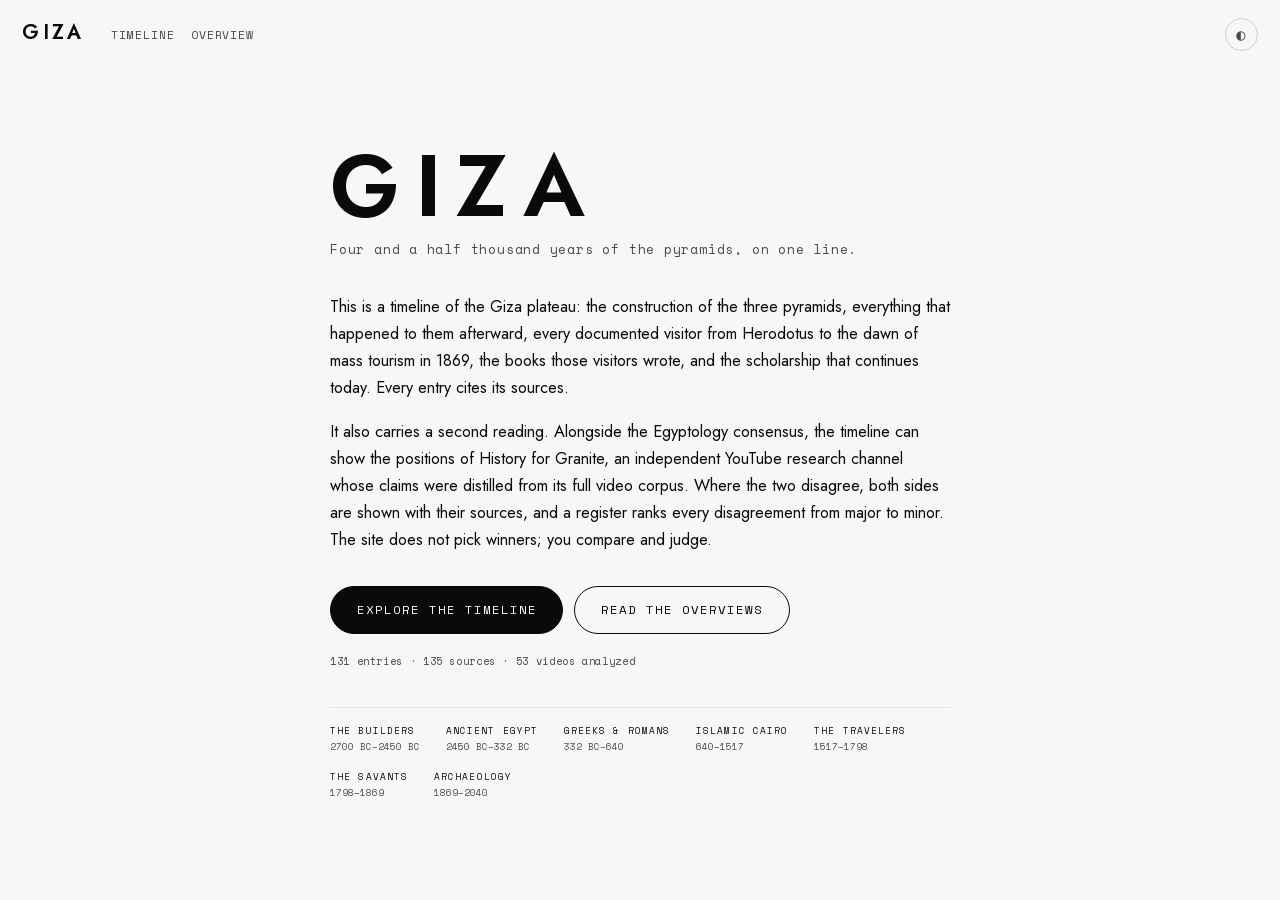
<file: giza/index.html>
<!doctype html>
<html lang="en">
  <head>
    <meta charset="UTF-8" />
    <meta name="viewport" content="width=device-width, initial-scale=1.0" />
    <title>Giza · A timeline of the pyramids</title>
    <meta
      name="description"
      content="An interactive timeline of the Giza pyramids: construction, later history, every documented visitor before mass tourism, and the scholarship since."
    />
    <link
      rel="icon"
      href="data:image/svg+xml,%3Csvg xmlns='http://www.w3.org/2000/svg' viewBox='0 0 100 100'%3E%3Cpolygon points='50,10 96,90 4,90' fill='%230a0a0a'/%3E%3C/svg%3E"
    />
    <!-- Fonts are self-hosted (same files as the main site) so first paint isn't held on them. -->
    <link
      rel="preload"
      href="/giza/fonts/Jost-VF-latin.woff2"
      as="font"
      type="font/woff2"
      crossorigin
    />
    <link
      rel="preload"
      href="/giza/fonts/SpaceMono-400-latin.woff2"
      as="font"
      type="font/woff2"
      crossorigin
    />
    <script>
      // Apply the saved (or system) theme before first paint to avoid a flash.
      try {
        var t = localStorage.getItem("giza-theme");
        if (!t) t = matchMedia("(prefers-color-scheme: dark)").matches ? "dark" : "light";
        if (t === "dark") document.documentElement.setAttribute("data-theme", "dark");
      } catch (e) {}
    </script>
    <script type="module" crossorigin src="/giza/assets/index-DBJsNsMF.js"></script>
    <link rel="stylesheet" crossorigin href="/giza/assets/index-je7rbXuZ.css">
  </head>
  <body>
    <div id="root"></div>
  </body>
</html>
</file>
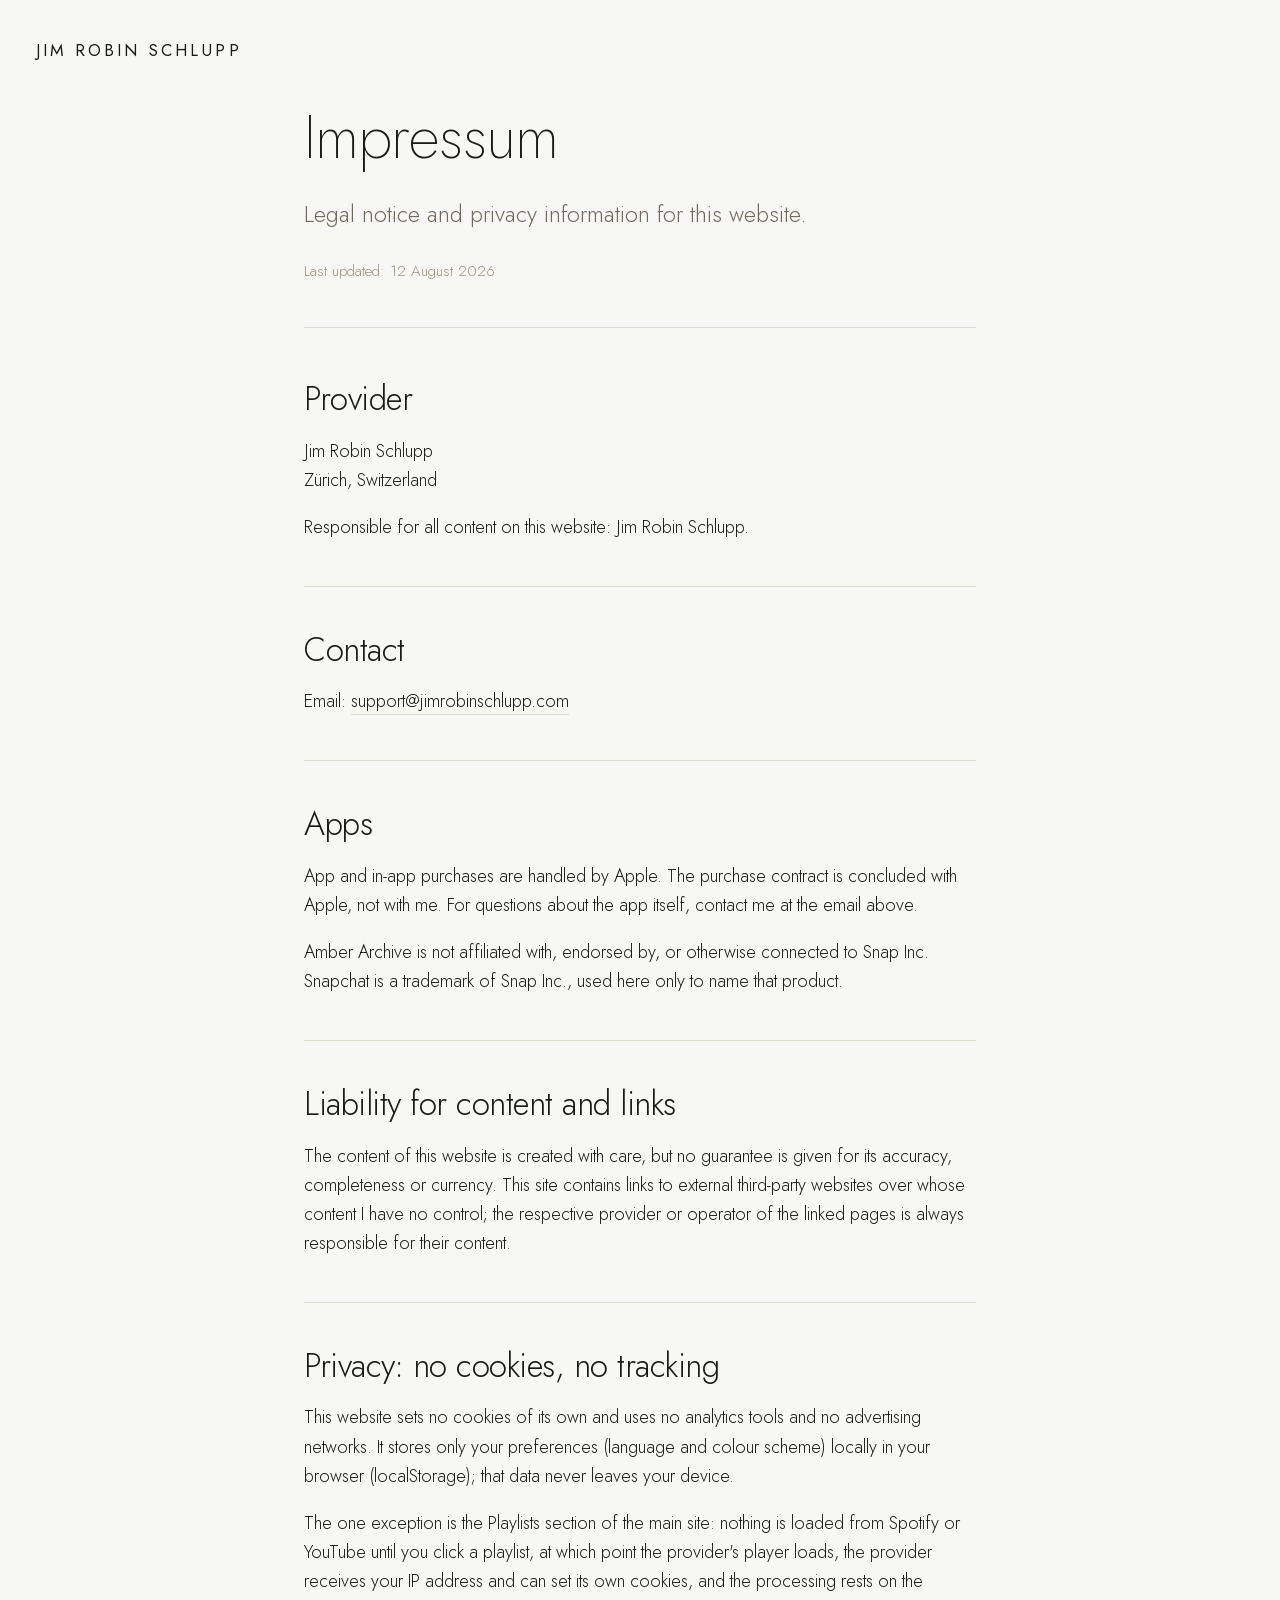
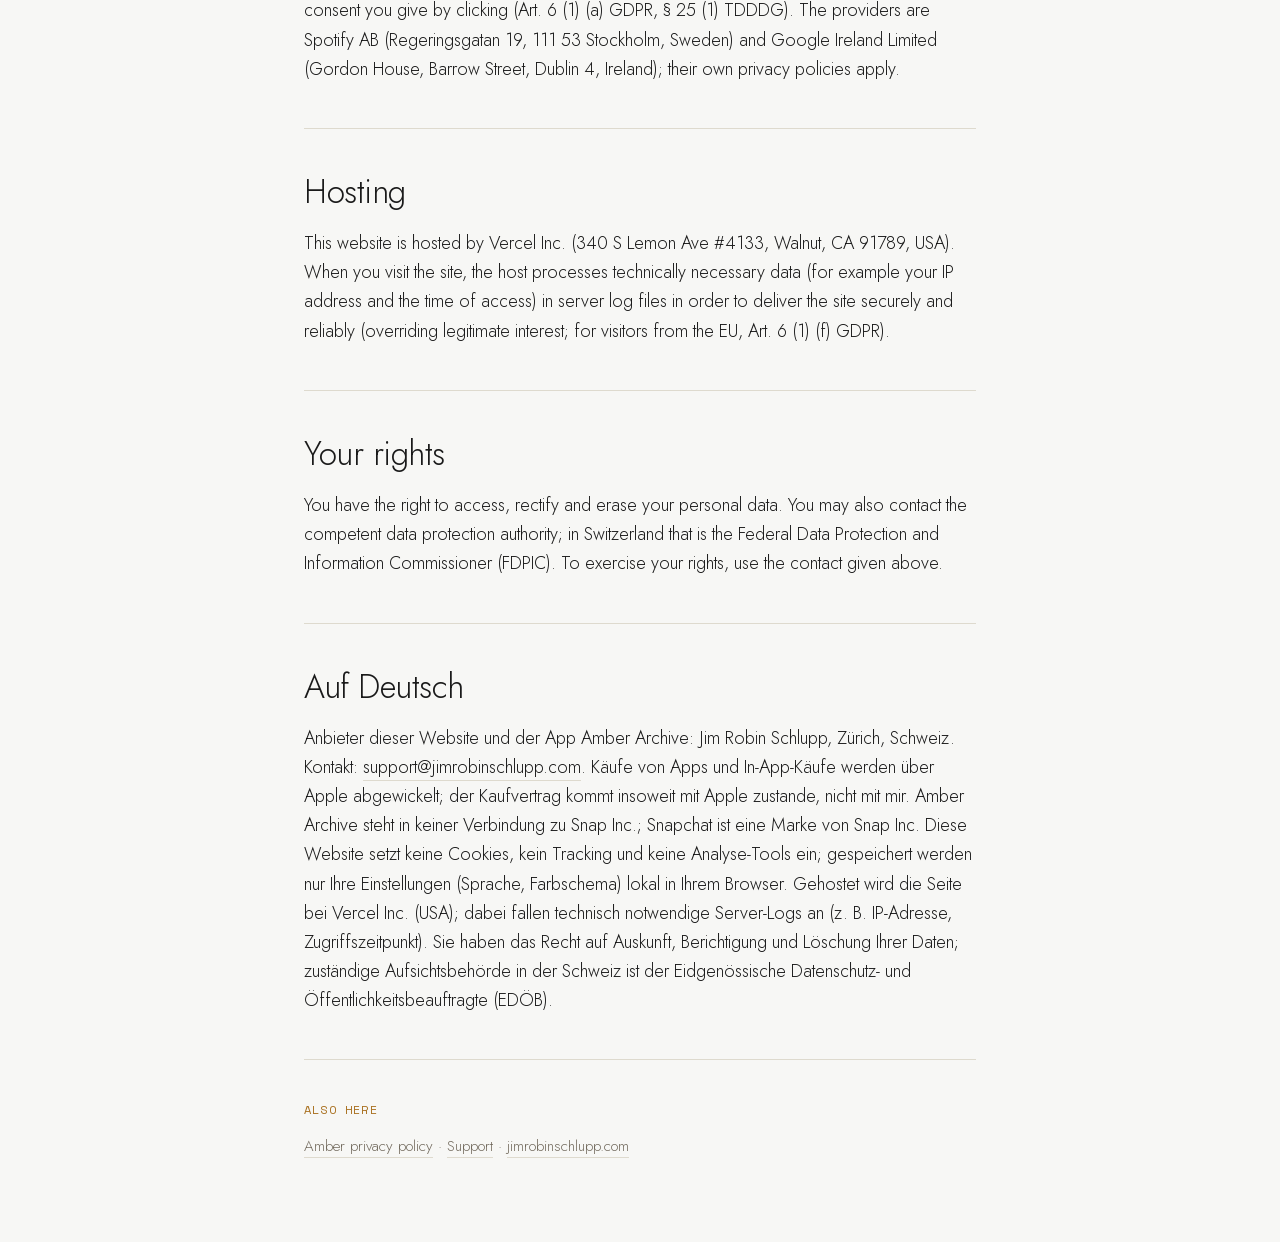
<file: impressum/index.html>
<!doctype html>
<html lang="en">
<head>
<meta charset="utf-8">
<meta name="viewport" content="width=device-width, initial-scale=1">
<title>Impressum &middot; Jim Robin Schlupp</title>
<meta name="description" content="Legal notice and privacy information for jimrobinschlupp.com.">
<link rel="canonical" href="https://jimrobinschlupp.com/impressum/">
<meta property="og:type" content="article">
<meta property="og:title" content="Impressum &middot; Jim Robin Schlupp">
<meta property="og:description" content="Legal notice and privacy information.">
<meta property="og:url" content="https://jimrobinschlupp.com/impressum/">
<meta name="twitter:card" content="summary">
<meta name="robots" content="index,follow">

<!-- Standalone, like the teardown: no bundle, no JavaScript. A privacy policy
     that needs a framework to render is a privacy policy nobody can audit. -->
<style>
@font-face {
  font-family: "Jost";
  font-style: normal;
  font-weight: 100 900;
  font-display: swap;
  src: url("/fonts/Jost-VF-latin.woff2") format("woff2");
  unicode-range: U+0000-00FF, U+0131, U+0152-0153, U+02BB-02BC, U+02C6, U+02DA,
                 U+02DC, U+2000-206F, U+2074, U+20AC, U+2122, U+2191, U+2193,
                 U+2212, U+2215, U+FEFF, U+FFFD;
}
@font-face {
  font-family: "Jost";
  font-style: normal;
  font-weight: 100 900;
  font-display: swap;
  src: url("/fonts/Jost-VF-latin-ext.woff2") format("woff2");
  unicode-range: U+0100-024F, U+0259, U+1E00-1EFF, U+2020, U+20A0-20AB,
                 U+20AD-20CF, U+2113, U+2C60-2C7F, U+A720-A7FF;
}
@font-face {
  font-family: "Space Mono";
  font-style: normal;
  font-weight: 400;
  font-display: swap;
  src: url("/fonts/SpaceMono-400-latin.woff2") format("woff2");
  unicode-range: U+0000-00FF, U+0131, U+0152-0153, U+02BB-02BC, U+02C6, U+02DA,
                 U+02DC, U+2000-206F, U+2074, U+20AC, U+2122, U+2191, U+2193,
                 U+2212, U+2215, U+FEFF, U+FFFD;
}

:root {
  --bg: #f7f7f5;
  --ink: #1a1a1a;
  --hair: #dedace;
  --muted: #71695c;
  --faint: #9b937f;
  --elev: #ffffff;
  --amber: #a9701f;
  --amber-line: #d79b46;
  color-scheme: light;
}
@media (prefers-color-scheme: dark) {
  :root {
    --bg: #0a0a0a;
    --ink: #eceae4;
    --hair: #2c2a26;
    --muted: #9a9488;
    --faint: #6f695d;
    --elev: #141414;
    --amber: #e3a04a;
    --amber-line: #8a6127;
    color-scheme: dark;
  }
}

* { box-sizing: border-box; }
html { -webkit-text-size-adjust: 100%; }
body {
  margin: 0;
  background: var(--bg);
  color: var(--ink);
  font-family: "Jost", system-ui, sans-serif;
  font-weight: 300;
  font-size: 18px;
  line-height: 1.62;
  -webkit-font-smoothing: antialiased;
}

.wrap { max-width: 1120px; margin: 0 auto; padding: 0 28px; }
.measure { max-width: 42rem; margin-inline: auto; }

.wordmark-anchor {
  position: fixed;
  top: calc(28px + (35px - 1.05rem) / 2);
  left: 36px;
  z-index: 62;
  transition: opacity .3s ease, color .3s ease;
}
.wordmark {
  --wm-track: 0.18em;
  font-family: "Jost", system-ui, sans-serif;
  font-size: 1.05rem;
  letter-spacing: 0;
  text-transform: uppercase;
  font-weight: 400;
  white-space: nowrap;
  color: inherit;
  text-decoration: none;
  background: none; border: 0; padding: 0; margin: 0;
}
.wordmark__cell { position: relative; display: inline-block; }
.wordmark__sizer { visibility: hidden; letter-spacing: var(--wm-track); }
.wordmark__glyph {
  position: absolute; left: 0; top: 0;
  font-variation-settings: "wght" 400;
  transition: font-variation-settings .3s ease;
}
@media (hover: hover) {
  .wordmark:hover .wordmark__glyph { font-variation-settings: "wght" 600; }
}
.wordmark:focus-visible { outline: 1px solid var(--amber-line); outline-offset: 6px; }
@media (max-width: 760px) { .wordmark-anchor { left: 28px; } }

.lede { padding: 104px 0 44px; border-bottom: 1px solid var(--hair); }
h1 {
  font-weight: 200;
  font-size: clamp(34px, 6vw, 62px);
  line-height: 1.06;
  letter-spacing: -0.02em;
  margin: 0 0 26px;
  max-width: 20ch;
}
.standfirst { font-size: clamp(19px, 2.2vw, 23px); color: var(--muted); font-weight: 300; margin: 0; }

article { padding: 8px 0 0; }
section { padding: 44px 0; border-bottom: 1px solid var(--hair); }
h2 {
  font-weight: 300;
  font-size: clamp(24px, 3.2vw, 33px);
  line-height: 1.16;
  letter-spacing: -0.015em;
  margin: 0 0 18px;
  max-width: 24ch;
}
p { margin: 0 0 18px; }
p:last-child { margin-bottom: 0; }
strong { font-weight: 500; }
em { font-style: italic; color: var(--muted); }
a { color: var(--ink); text-decoration: none; border-bottom: 1px solid var(--hair); }
a:hover { border-color: var(--amber-line); }
a:focus-visible { outline: 1px solid var(--amber-line); outline-offset: 3px; }
code {
  font-family: "Space Mono", ui-monospace, monospace;
  font-size: 0.86em;
  background: var(--elev);
  border: 1px solid var(--hair);
  border-radius: 4px;
  padding: 1px 5px;
  word-break: break-word;
}
ul { margin: 0 0 18px; padding-left: 1.1em; }
li { margin-bottom: 9px; }
li::marker { color: var(--faint); }

.eyebrow {
  font-family: "Space Mono", ui-monospace, monospace;
  font-size: 12px; letter-spacing: 0.1em;
  color: var(--amber);
  font-weight: 400;
  text-transform: uppercase;
}

.tldr {
  background: var(--elev);
  border: 1px solid var(--hair);
  border-radius: 3px;
  padding: 24px 26px;
  margin: 34px 0 0;
}
.tldr .eyebrow { display: block; margin-bottom: 14px; }
.tldr p { margin: 0; font-size: 20px; }

.updated { color: var(--faint); font-size: 15px; margin-top: 26px; }

footer.end { padding: 40px 0 84px; color: var(--muted); font-size: 15px; }
footer.end .eyebrow { display: block; margin-bottom: 14px; }
footer.end a { color: var(--muted); }
footer.end a:hover { color: var(--ink); border-color: var(--amber-line); }
.disclaimer { color: var(--faint); font-size: 13px; margin-top: 22px; }
</style>
</head>
<body>

<a class="wordmark wordmark-anchor" href="/" aria-label="Jim Robin Schlupp, home"><span class="wordmark__cell"><span class="wordmark__sizer">J</span><span class="wordmark__glyph">J</span></span><span class="wordmark__cell"><span class="wordmark__sizer">i</span><span class="wordmark__glyph">i</span></span><span class="wordmark__cell"><span class="wordmark__sizer">m</span><span class="wordmark__glyph">m</span></span><span class="wordmark__cell"><span class="wordmark__sizer">&nbsp;</span></span><span class="wordmark__cell"><span class="wordmark__sizer">R</span><span class="wordmark__glyph">R</span></span><span class="wordmark__cell"><span class="wordmark__sizer">o</span><span class="wordmark__glyph">o</span></span><span class="wordmark__cell"><span class="wordmark__sizer">b</span><span class="wordmark__glyph">b</span></span><span class="wordmark__cell"><span class="wordmark__sizer">i</span><span class="wordmark__glyph">i</span></span><span class="wordmark__cell"><span class="wordmark__sizer">n</span><span class="wordmark__glyph">n</span></span><span class="wordmark__cell"><span class="wordmark__sizer">&nbsp;</span></span><span class="wordmark__cell"><span class="wordmark__sizer">S</span><span class="wordmark__glyph">S</span></span><span class="wordmark__cell"><span class="wordmark__sizer">c</span><span class="wordmark__glyph">c</span></span><span class="wordmark__cell"><span class="wordmark__sizer">h</span><span class="wordmark__glyph">h</span></span><span class="wordmark__cell"><span class="wordmark__sizer">l</span><span class="wordmark__glyph">l</span></span><span class="wordmark__cell"><span class="wordmark__sizer">u</span><span class="wordmark__glyph">u</span></span><span class="wordmark__cell"><span class="wordmark__sizer">p</span><span class="wordmark__glyph">p</span></span><span class="wordmark__cell"><span class="wordmark__sizer">p</span><span class="wordmark__glyph">p</span></span></a>

<div class="wrap">
  <div class="lede measure">
    <h1>Impressum</h1>
    <p class="standfirst">Legal notice and privacy information for this website.</p>
    <p class="updated">Last updated: 12 August 2026</p>
  </div>

  <article class="measure">

    <section>
      <h2>Provider</h2>
      <p>
        Jim Robin Schlupp<br>
        Z&uuml;rich, Switzerland
      </p>
      <p>Responsible for all content on this website: Jim Robin Schlupp.</p>
    </section>

    <section>
      <h2>Contact</h2>
      <p>
        Email: <a href="mailto:support@jimrobinschlupp.com">support@jimrobinschlupp.com</a>
      </p>
    </section>

    <section>
      <h2>Apps</h2>
      <p>App and in-app purchases are handled by Apple. The purchase contract is
      concluded with Apple, not with me. For questions about the app itself,
      contact me at the email above.</p>
      <p>Amber Archive is not affiliated with, endorsed by, or otherwise
      connected to Snap Inc. Snapchat is a trademark of Snap Inc., used here
      only to name that product.</p>
    </section>

    <section>
      <h2>Liability for content and links</h2>
      <p>The content of this website is created with care, but no guarantee is
      given for its accuracy, completeness or currency. This site contains links
      to external third-party websites over whose content I have no control; the
      respective provider or operator of the linked pages is always responsible
      for their content.</p>
    </section>

    <section>
      <h2>Privacy: no cookies, no tracking</h2>
      <p>This website sets no cookies of its own and uses no analytics tools and
      no advertising networks. It stores only your preferences (language and
      colour scheme) locally in your browser (localStorage); that data never
      leaves your device.</p>
      <p>The one exception is the Playlists section of the main site: nothing is
      loaded from Spotify or YouTube until you click a playlist, at which point
      the provider's player loads, the provider receives your IP address and can
      set its own cookies, and the processing rests on the consent you give by
      clicking (Art. 6 (1) (a) GDPR, &sect; 25 (1) TDDDG). The providers are
      Spotify AB (Regeringsgatan 19, 111 53 Stockholm, Sweden) and Google
      Ireland Limited (Gordon House, Barrow Street, Dublin 4, Ireland); their
      own privacy policies apply.</p>
    </section>

    <section>
      <h2>Hosting</h2>
      <p>This website is hosted by Vercel Inc. (340 S Lemon Ave #4133, Walnut,
      CA 91789, USA). When you visit the site, the host processes technically
      necessary data (for example your IP address and the time of access) in
      server log files in order to deliver the site securely and reliably
      (overriding legitimate interest; for visitors from the EU,
      Art. 6 (1) (f) GDPR).</p>
    </section>

    <section>
      <h2>Your rights</h2>
      <p>You have the right to access, rectify and erase your personal data.
      You may also contact the competent data protection authority; in
      Switzerland that is the Federal Data Protection and Information
      Commissioner (FDPIC). To exercise your rights, use the contact given
      above.</p>
    </section>

    <section>
      <h2>Auf Deutsch</h2>
      <p>Anbieter dieser Website und der App Amber Archive: Jim Robin Schlupp,
      Z&uuml;rich, Schweiz. Kontakt:
      <a href="mailto:support@jimrobinschlupp.com">support@jimrobinschlupp.com</a>.
      K&auml;ufe von Apps und In-App-K&auml;ufe werden &uuml;ber Apple
      abgewickelt; der Kaufvertrag kommt insoweit mit Apple zustande, nicht mit
      mir. Amber Archive steht in keiner Verbindung zu Snap Inc.; Snapchat ist
      eine Marke von Snap Inc. Diese Website setzt keine Cookies, kein Tracking
      und keine Analyse-Tools ein; gespeichert werden nur Ihre Einstellungen
      (Sprache, Farbschema) lokal in Ihrem Browser. Gehostet wird die Seite bei
      Vercel Inc. (USA); dabei fallen technisch notwendige Server-Logs an
      (z.&nbsp;B. IP-Adresse, Zugriffszeitpunkt). Sie haben das Recht auf
      Auskunft, Berichtigung und L&ouml;schung Ihrer Daten; zust&auml;ndige
      Aufsichtsbeh&ouml;rde in der Schweiz ist der Eidgen&ouml;ssische
      Datenschutz- und &Ouml;ffentlichkeitsbeauftragte (ED&Ouml;B).</p>
    </section>

  </article>

  <footer class="end wrap measure">
    <span class="eyebrow">Also here</span>
    <p><a href="/amber/privacy/">Amber privacy policy</a> &middot;
    <a href="/amber/support/">Support</a> &middot;
    <a href="/">jimrobinschlupp.com</a></p>
  </footer>
</div>

</body>
</html>
</file>
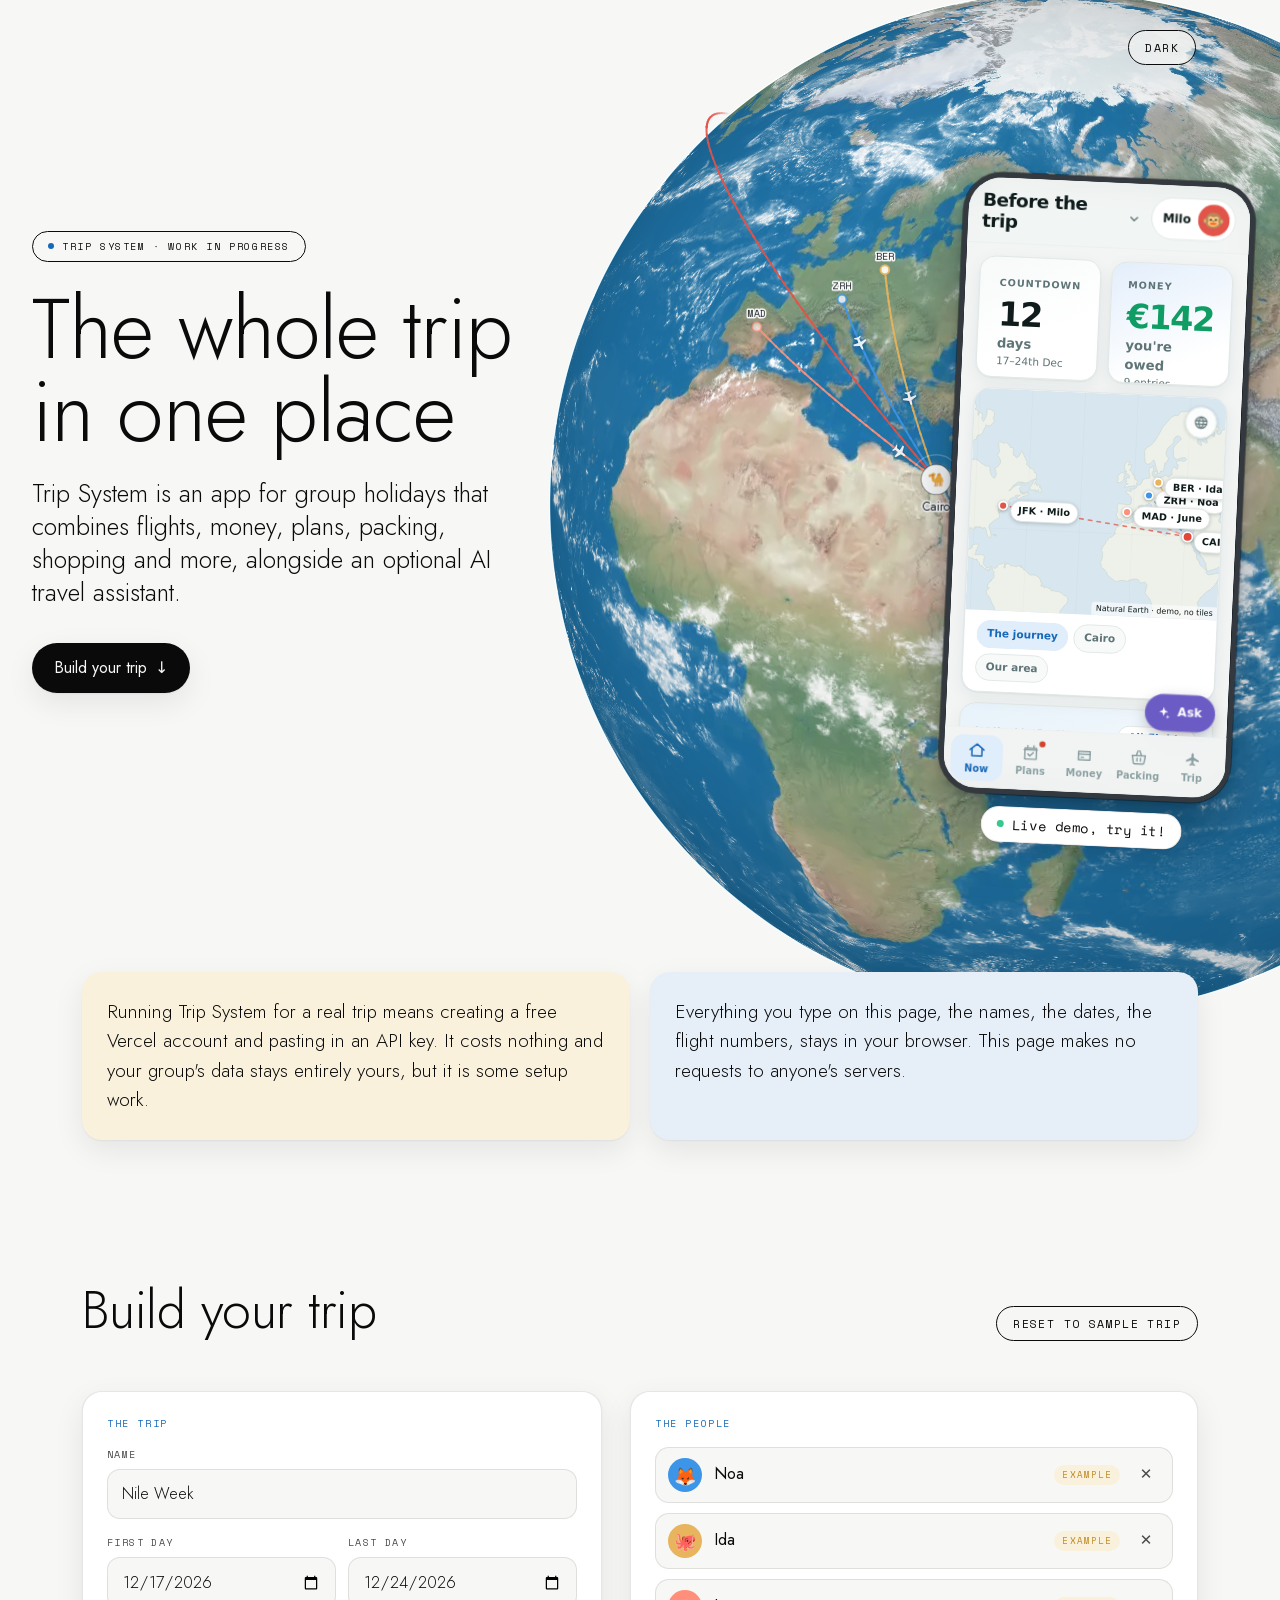
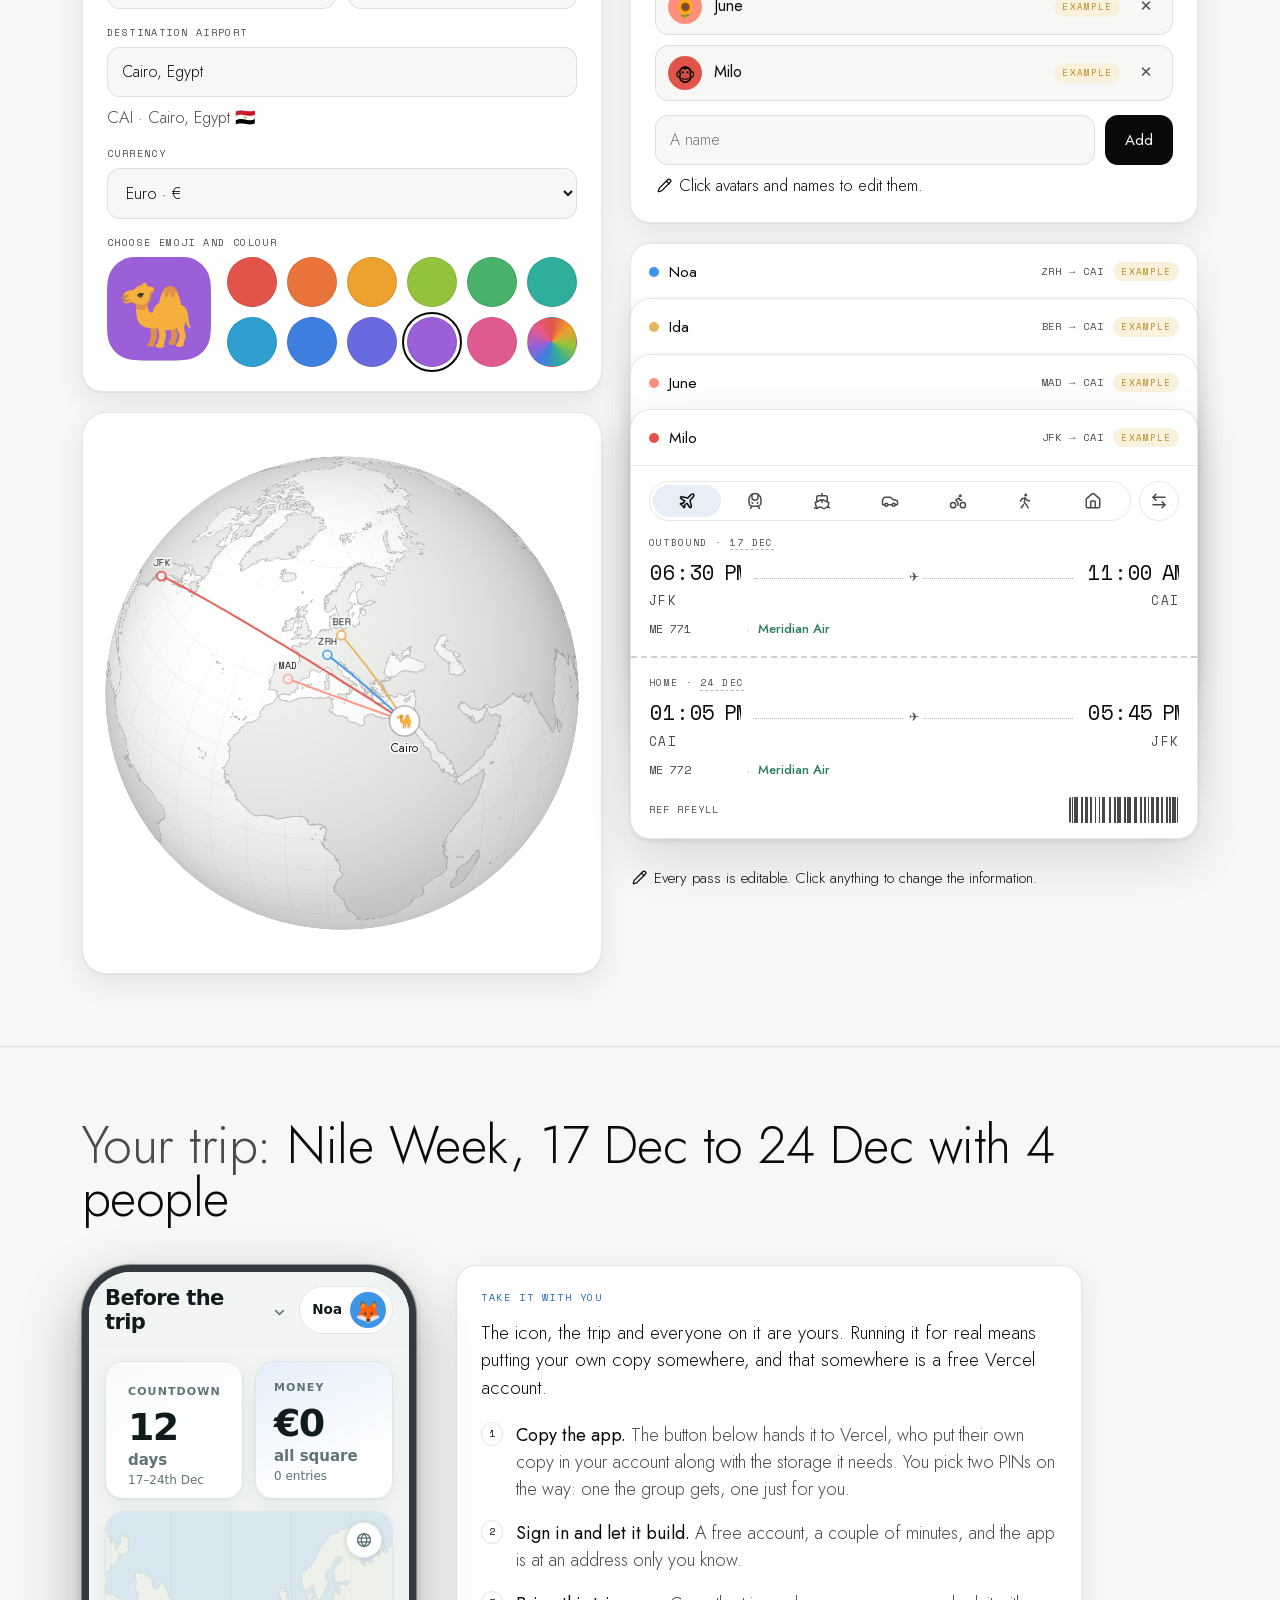
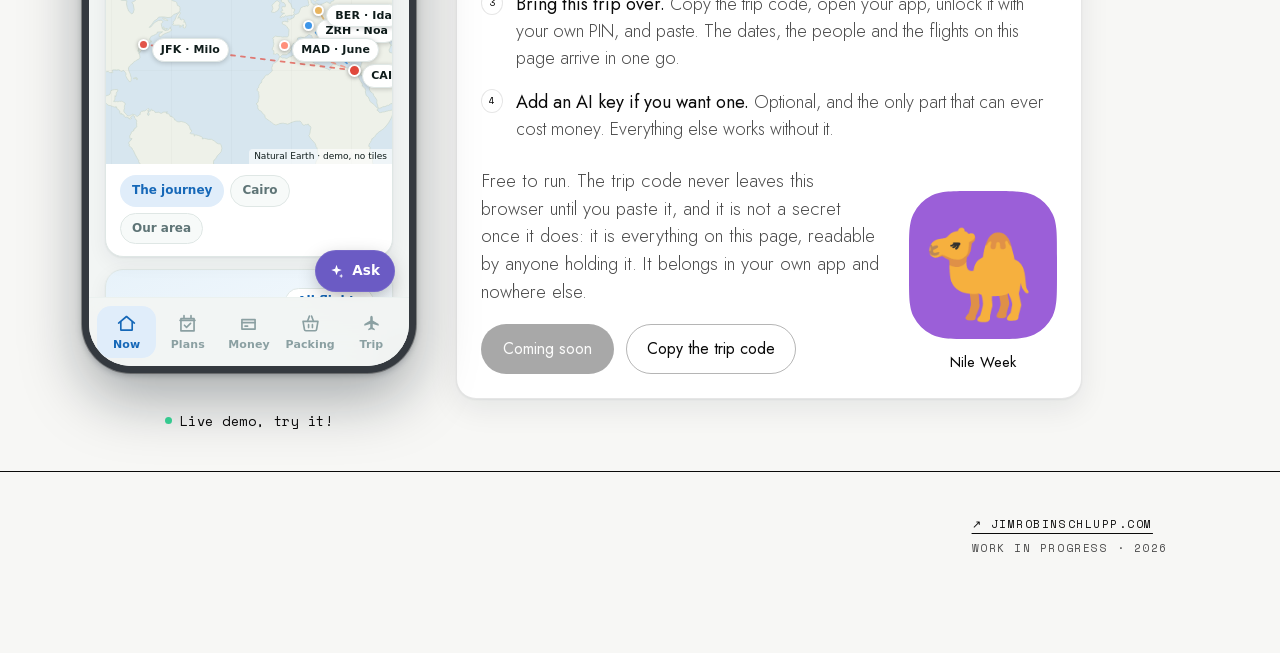
<file: trip/index.html>
<!doctype html>
<html lang="en" data-theme="light">
<head>
<meta charset="utf-8">
<meta name="viewport" content="width=device-width,initial-scale=1,viewport-fit=cover">
<meta name="robots" content="noindex,nofollow">
<title>Trip builder</title>
<style>
/* ------------------------------------------------------------------ *
 * The trip showcase.
 *
 * A single self-contained document, iframed by the site shell the same
 * way the time essay is. It follows the site theme (the shell's
 * data-theme is mirrored onto <html> here), uses the site's own fonts
 * from /fonts/, and fetches exactly two same-origin data files: the
 * world outline and the airport list. Nothing else, from nowhere else.
 *
 * The visual idea: the portfolio's calm monochrome ground carries the
 * app's warm tinted objects. The map is the centrepiece and gets the
 * whole animation budget; everything around it stays quiet.
 * ------------------------------------------------------------------ */

@font-face {
  font-family: "Jost";
  font-style: normal;
  font-weight: 100 900;
  font-display: swap;
  src: url("/fonts/Jost-VF-latin-ext.woff2") format("woff2");
  unicode-range: U+0100-02BA, U+02BD-02C5, U+02C7-02CC, U+02CE-02D7, U+02DD-02FF, U+0304,
    U+0308, U+0329, U+1D00-1DBF, U+1E00-1E9F, U+1EF2-1EFF, U+2020, U+20A0-20AB, U+20AD-20C0,
    U+2113, U+2C60-2C7F, U+A720-A7FF;
}
@font-face {
  font-family: "Jost";
  font-style: normal;
  font-weight: 100 900;
  font-display: swap;
  src: url("/fonts/Jost-VF-latin.woff2") format("woff2");
  unicode-range: U+0000-00FF, U+0131, U+0152-0153, U+02BB-02BC, U+02C6, U+02DA, U+02DC, U+0304,
    U+0308, U+0329, U+2000-206F, U+20AC, U+2122, U+2191, U+2193, U+2212, U+2215, U+FEFF, U+FFFD;
}
@font-face {
  font-family: "Space Mono";
  font-style: normal;
  font-weight: 400;
  font-display: swap;
  src: url("/fonts/SpaceMono-400-latin.woff2") format("woff2");
  unicode-range: U+0000-00FF, U+0131, U+0152-0153, U+02BB-02BC, U+02C6, U+02DA, U+02DC, U+0304,
    U+0308, U+0329, U+2000-206F, U+20AC, U+2122, U+2191, U+2193, U+2212, U+2215, U+FEFF, U+FFFD;
}

:root {
  /* the site's ground */
  --bg: #f7f7f5;
  --bg-elev: #ffffff;
  --ink: #0a0a0a;
  --ink-soft: #4a4a4a;
  --line-faint: rgba(10, 10, 10, 0.10);
  --line-strong: rgba(10, 10, 10, 0.30);
  --font-display: "Jost", system-ui, sans-serif;
  --font-mono: "Space Mono", ui-monospace, monospace;
  --ease: cubic-bezier(0.4, 0, 0.2, 1);
  /* a weighted, settling ease for things that fly in */
  --ease-settle: cubic-bezier(0.22, 1.1, 0.35, 1);

  /* the app's warm washes, tuned for the light ground */
  --sea: #1668b8;
  --wash-sand: #faf1dd;
  --wash-sea: #e6eef8;
  --edge-sand: #bd8a24;
  --shadow-soft: 0 1px 2px rgba(16, 30, 44, 0.06), 0 10px 30px rgba(16, 30, 44, 0.08);
  --shadow-lift: 0 2px 4px rgba(16, 30, 44, 0.08), 0 18px 50px rgba(16, 30, 44, 0.14);

  /* the map's world */
  --map-water: #cfe2f0;
  --map-land: #efe5cb;
  --map-land-edge: #c9ba92;
  --map-label: #40546a;

  color-scheme: light;
}
[data-theme="dark"] {
  --bg: #0a0a0a;
  --bg-elev: #141414;
  --ink: #f2f2f0;
  --ink-soft: #9a9a9a;
  --line-faint: rgba(242, 242, 240, 0.12);
  --line-strong: rgba(242, 242, 240, 0.34);
  --sea: #5aa4e8;
  --wash-sand: #241c0c;
  --wash-sea: #10202f;
  --edge-sand: #e0b25c;
  --shadow-soft: 0 1px 2px rgba(0, 0, 0, 0.4), 0 10px 30px rgba(0, 0, 0, 0.35);
  --shadow-lift: 0 2px 4px rgba(0, 0, 0, 0.45), 0 18px 50px rgba(0, 0, 0, 0.5);
  --map-water: #0d1720;
  --map-land: #212d36;
  --map-land-edge: #31414d;
  --map-label: #9db4c8;
  color-scheme: dark;
}

* { box-sizing: border-box; margin: 0; padding: 0; }
html, body { background: var(--bg); color: var(--ink); }
/* Contain, not none. Embedded, this page is an iframe inside the shell,
   and the shell's ✕ chip shares a line with the theme pill in here; they
   live in different documents, so when the overscroll chained out to the
   parent one chip was dragged and the other was left behind, and the two
   visibly came apart. `contain` keeps this page's own bounce, which Jim
   wants, and stops it spreading to the document around it. */
html { overscroll-behavior-y: contain; }
/* Nothing here ever scrolls sideways. The phone flies in rotated ten
   degrees, and for the second and a half that takes, its corner sticks
   out past the right edge and the whole page can be dragged after it.
   `clip` rather than `hidden`, which would make the root a scroll
   container and take the sticky map in the builder down with it. */
html { overflow-x: clip; }
body {
  font-family: var(--font-display);
  font-weight: 300;
  font-size: 16px;
  line-height: 1.5;
  -webkit-font-smoothing: antialiased;
  transition: background 0.6s var(--ease), color 0.6s var(--ease);
}
button { font: inherit; color: inherit; background: none; border: none; cursor: pointer; }
input, select { font: inherit; color: inherit; }
:focus-visible { outline: 2px solid var(--sea); outline-offset: 2px; border-radius: 4px; }
h1, h2, h3 { font-weight: 300; letter-spacing: -0.01em; }

/* The night sky sits behind the whole document; every section is
   transparent, so it shows through all the way down. Positioned in the
   FLOW rather than fixed, so the browser scrolls it exactly as it
   scrolls the planet and the text: the sky, the earth and the moon hold
   still against each other and the viewer is the thing that moves. */
.tp-stars {
  position: absolute;
  top: 0;
  left: 0;
  width: 100%;
  z-index: 0;
  pointer-events: none;
}
.tp { position: relative; z-index: 1; }

/* held over the page until the world has actually arrived: fonts, the
   coastlines, the airports and the globe's first texture all land within
   a moment of each other, and watching them pop in one by one is the
   worst part of a first visit */
.tp-boot {
  position: fixed;
  inset: 0;
  z-index: 90;
  background: var(--bg);
  pointer-events: none;
  transition: opacity 0.8s ease;
}
.tp-boot--gone { opacity: 0; }

.tp-glyph { display: block; }
.tp-eyebrow {
  display: block;
  font-family: var(--font-mono);
  font-size: 10px;
  letter-spacing: 0.16em;
  text-transform: uppercase;
  color: var(--ink-soft);
}
.tp-inner { max-width: 1180px; margin: 0 auto; padding: 0 32px; }
.tp-section { border-top: 1px solid var(--line-faint); padding: 72px 0; }
/* the hero's sky runs on into the sections below it; a rule there would
   draw a line across the world */
.tp-section--seamless { border-top: none; }

/* --------------------------------------------------------- hero ---- */

.tp-hero {
  position: relative;
  min-height: 100svh;
  display: flex;
  align-items: center;
}
.tp-hero__map { position: absolute; inset: 0; width: 100%; height: 100%; display: block; }
/* with the globe running, its canvas (and the overlay twin cloned from it)
   bleeds past the hero: above, so rubber-band overscroll reveals more
   planet instead of a cut edge, and below, so the sphere's lower limb
   curves away behind the next section's cards instead of ending at the
   fold. The sphere pixels are transparent outside the disc, so nothing
   else changes. */
@media (min-width: 901px) {
  .tp-hero--globe .tp-hero__map {
    top: -18svh;
    bottom: auto;
    height: 148svh;
  }
}
/* the site's theme pill, in reach without leaving the showcase; sits left
   of the shell's ✕ when embedded */
.tp-theme {
  position: fixed;
  /* centred on 46, the line the shell's ✕ and the case-study pills share */
  top: 30px;
  right: 84px;
  z-index: 60;
  font-family: var(--font-mono);
  font-size: 0.72rem;
  letter-spacing: 0.12em;
  text-transform: uppercase;
  padding: 8px 16px;
  border: 1px solid currentColor;
  border-radius: 999px;
  color: var(--ink);
  background: color-mix(in srgb, var(--bg) 60%, transparent);
  transition: opacity 0.18s ease-out;
}
.tp-theme:hover { opacity: 0.6; }

/* The reset wears the same pill as the theme control, minus the fixed
   position that belongs to the header. It was a bare <button> sitting in a
   paragraph, which rendered as a link somebody had forgotten to style, and
   read as a stray word rather than something you press. */
.tp-resetbtn {
  display: inline-block;
  font-family: var(--font-mono);
  font-size: 0.72rem;
  letter-spacing: 0.12em;
  text-transform: uppercase;
  padding: 8px 16px;
  border: 1px solid currentColor;
  border-radius: 999px;
  color: var(--ink);
  background: color-mix(in srgb, var(--bg) 60%, transparent);
  cursor: pointer;
  transition: opacity 0.18s ease-out;
}
.tp-resetbtn:hover { opacity: 0.6; }
/* Out of the <p class="tp-sub"> it used to sit in: that paragraph styles its
   links blue and underlined, at a specificity a single class cannot beat, so
   the pill was being repainted as a link every time. */
/* The reset belongs beside the heading it resets, not under it. Baseline
   aligned rather than centred: against type this large, centring leaves a
   small pill floating halfway up a very tall line. */
.tp-sechead--row {
  display: flex;
  align-items: baseline;
  justify-content: space-between;
  flex-wrap: wrap;
  gap: 16px;
}
.tp-sechead--row h2 { margin-bottom: 0; flex: 1 1 auto; min-width: 0; }
/* Only genuinely narrow screens drop it below the heading. */
.tp-sechead--row .tp-resetbtn { flex: 0 0 auto; }
@media (max-width: 900px) { .tp-theme { top: 18px; right: 72px; } }
/* The hero's column is wider than the page's 1180, so the type starts
   further left than the sections below it. That is deliberate: the text
   and the planet are one composition here, and the separation between
   them is bought by moving both of them left rather than by pushing the
   planet off the right edge of the screen. */
.tp-hero__inner {
  position: relative;
  max-width: 1320px;
  width: 100%;
  margin: 0 auto;
  padding: 120px 32px 96px;
}
.tp-badge {
  display: inline-flex;
  align-items: center;
  gap: 8px;
  border: 1px solid var(--ink);
  border-radius: 999px;
  padding: 7px 15px;
  margin-bottom: 26px;
  background: color-mix(in srgb, var(--bg) 72%, transparent);
}
.tp-badge__dot { width: 6px; height: 6px; border-radius: 50%; background: var(--sea); }
.tp-badge__label {
  font-family: var(--font-mono);
  font-size: 10px;
  letter-spacing: 0.16em;
  text-transform: uppercase;
}
.tp-hero__title {
  font-size: clamp(46px, 6.6vw, 88px);
  line-height: 0.98;
  margin-bottom: 24px;
  max-width: 11ch;
}
.tp-hero__standfirst {
  font-size: clamp(19px, 2.2vw, 25px);
  line-height: 1.32;
  max-width: 480px;
  text-wrap: pretty;
}
.tp-hero__cta {
  display: inline-flex;
  align-items: center;
  gap: 8px;
  margin-top: 34px;
  padding: 13px 22px;
  border-radius: 999px;
  background: var(--ink);
  color: var(--bg);
  text-decoration: none;
  font-weight: 400;
  font-size: 16px;
  transition: transform 0.35s var(--ease-settle), box-shadow 0.35s var(--ease);
  box-shadow: var(--shadow-soft);
}
.tp-hero__cta:hover { transform: translateY(-2px); box-shadow: var(--shadow-lift); }

/* the hero's phone: the app itself, drawn as a mock in its own dark
   palette (it is dark by design, whatever the site theme) and fed live
   by the trip below */
/* The phone stands closer to the edge than it looks like it should, and
   that margin is load-bearing: every pixel of it is a pixel of planet the
   phone covers, and what it covers first is Cairo, where the flights are
   going. At 7vw the destination was behind the phone on every laptop
   measured. */
.tp-hero__phone {
  position: absolute;
  right: max(24px, 3vw);
  bottom: 6svh;
  /* as wide as the phone inside it, whatever scale that phone is at */
  width: fit-content;
  transform: rotate(2.6deg);
  animation: phone-settle 1.1s var(--ease-settle) 0.35s backwards;
}
@keyframes phone-settle {
  from { transform: translateY(52svh) rotate(10deg); }
  to { transform: translateY(0) rotate(2.6deg); }
}
.tp-phone {
  /* a real phone's proportions, holding the real app: the demo is built
     for 320x694, so it is embedded at exactly that and scaled as one
     piece, which keeps its type and spacing true rather than reflowed */
  --app-scale: 0.88;
  /* Graphite, not black, and 5px of it rather than 9. A black bezel that
     thick was a heavy frame around a bright page in light mode, and in
     dark mode it merged with the app's own near-black screen, so the
     phone read as one black slab. A grey body separates from both: the
     screen sits inside something, the way it does on a real phone. */
  background: #34393f;
  border-radius: 39px;
  padding: 5px;
  box-shadow:
    0 0 0 1px rgba(0, 0, 0, 0.35),
    0 2px 6px rgba(10, 20, 30, 0.25),
    0 28px 60px rgba(10, 20, 30, 0.38);
}
.tp-phone__screen {
  /* both derived from the scale, so one number moves the whole phone and
     the screen never ends up a different size from the app inside it */
  width: calc(320px * var(--app-scale));
  height: calc(694px * var(--app-scale));
  border-radius: 34px;
  overflow: hidden;
  background: #0a1014;
}
.tp-phone__app {
  width: 320px;
  height: 694px;
  border: 0;
  display: block;
  transform: scale(var(--app-scale));
  transform-origin: top left;
}
/* a running app in a phone frame looks exactly like a screenshot of one,
   so it has to say that it isn't */
.tp-live {
  display: flex;
  align-items: center;
  justify-content: center;
  gap: 8px;
  margin-top: 12px;
  font-family: var(--font-mono);
  font-size: 13.5px;
  letter-spacing: 0.04em;
  color: var(--ink);
}
/* Over the planet the hint is a CHIP, not treated text. Two goes at
   drawing the type against a photograph both failed on looks: a soft
   halo read as a glow, and a hard outline ringed every letter. The
   difference from the airport codes is that those are 10px sprites on a
   moving canvas, where a stroke is the only option, while this is a call
   to action sitting still in a layout that is already full of chips.
   Giving it a surface of its own settles legibility by construction:
   nothing shows through, on any terrain, in either theme. */
.tp-hero__phone .tp-live {
  width: max-content;
  margin: 12px auto 0;
  padding: 7px 15px;
  border-radius: 999px;
  background: var(--bg-elev);
  border: 1px solid var(--line-faint);
  box-shadow: var(--shadow-soft);
}
.tp-live i {
  width: 7px;
  height: 7px;
  border-radius: 50%;
  background: #35c98f;
  box-shadow: 0 0 0 0 rgba(53, 201, 143, 0.6);
  animation: live-beat 2.4s ease-out infinite;
}
@keyframes live-beat {
  0% { box-shadow: 0 0 0 0 rgba(53, 201, 143, 0.55); }
  70% { box-shadow: 0 0 0 7px rgba(53, 201, 143, 0); }
  100% { box-shadow: 0 0 0 0 rgba(53, 201, 143, 0); }
}
/* The phone's size is the composition's other lever. It stands over the
   part of the planet the trip actually lands on, so on any window that is
   short (the fold would cut it) or narrow (there is no room beside it),
   it comes down a step and hands those pixels back to the world. The
   scale is the only number: the frame and the screen follow it, and the
   app inside is scaled as one piece rather than reflowed. */
@media (max-height: 880px) and (min-width: 901px) {
  .tp-hero__inner { padding: 84px 32px 48px; }
  .tp-hero__phone { bottom: 4svh; }
}
/* below this the fold would cut the phone, so it comes down a step; from
   810 to 880 the planet's own placement (see placeDisc) buys the room
   instead, which keeps the live demo as big as the window can hold */
@media (max-height: 810px) and (min-width: 901px) {
  .tp-hero__phone .tp-phone { --app-scale: 0.72; }
}
@media (min-width: 901px) and (max-width: 1240px) {
  .tp-hero__phone .tp-phone { --app-scale: 0.74; }
}
@media (min-width: 901px) and (max-width: 1080px) {
  .tp-hero__phone .tp-phone { --app-scale: 0.66; }
}
/* Narrow desktops bring the planet in with them, and the standfirst was
   the first thing to end up on it: white type over the Sahara at half the
   title's size. The paragraph gives up the last eighty pixels instead, so
   the whole text column keeps its own sky. */
@media (min-width: 901px) and (max-width: 1240px) {
  .tp-hero__standfirst { max-width: 400px; }
}
/* and narrower still just above the stacked layout, where the planet is
   as close to the type as it ever gets */
@media (min-width: 901px) and (max-width: 1010px) {
  .tp-hero__standfirst { max-width: 340px; }
}

/* ------------------------------------------------------ warnings ---- */

/* the warning cards ride over the globe's lower limb (see the hero's
   bleed), so this section needs to paint above the positioned canvas;
   its hairline stays off, a rule across the planet looked like a scratch */
.tp-warn { position: relative; z-index: 1; border-top: none; }
.tp-warn__grid {
  display: grid;
  grid-template-columns: 1fr 1fr;
  gap: 20px;
}
.tp-card {
  background: var(--bg-elev);
  border: 1px solid var(--line-faint);
  border-radius: 20px;
  padding: 24px;
  box-shadow: var(--shadow-soft);
}
.tp-card .tp-glyph { display: block; }
.tp-eyebrow { margin-bottom: 12px; }
.tp-card p { font-size: 16.5px; line-height: 1.5; max-width: 56ch; }
/* The two notices carry one short paragraph each and no heading any more.
   The headings were a line of small caps saying what the paragraph underneath
   said in full, which cost the notice its only chance of being read: the eye
   skipped the label, then skipped the small text under it. Bigger type and
   nothing above it. */
.tp-card--sand p, .tp-card--sea p { font-size: 19px; line-height: 1.55; max-width: 46ch; }
.tp-card--sand { background: var(--wash-sand); border-color: transparent; }
.tp-card--sand .tp-glyph { display: block; }
.tp-eyebrow { color: var(--edge-sand); }
.tp-card--sea { background: var(--wash-sea); border-color: transparent; }
.tp-card--sea .tp-glyph { display: block; }
.tp-eyebrow { color: var(--sea); }

/* ------------------------------------------------------- builder ---- */

.tp-sechead { margin-bottom: 40px; }
.tp-sechead .tp-glyph { display: block; }
.tp-eyebrow { margin-bottom: 14px; }
.tp-sechead h2 { font-size: clamp(32px, 4.4vw, 52px); line-height: 1.02; margin-bottom: 14px; }
.tp-sub { font-size: 17px; color: var(--ink-soft); max-width: 60ch; }
.tp-sub button {
  font-size: 15px;
  color: var(--sea);
  text-decoration: underline;
  text-underline-offset: 3px;
}

.tp-build {
  display: grid;
  grid-template-columns: minmax(0, 520px) minmax(0, 1fr);
  gap: 28px;
  align-items: start;
}
.tp-build__forms { display: flex; flex-direction: column; gap: 20px; min-width: 0; }
.tp-build__side { min-width: 0; display: flex; flex-direction: column; gap: 20px; }

.tp-map {
  position: relative;
  background: var(--map-water);
  border-radius: 24px;
  overflow: hidden;
  box-shadow: var(--shadow-soft);
  border: 1px solid var(--line-faint);
}
/* the globe build: the card surface behind the sphere rather than flat
   water, and the 2D overlay twin rides ON the sphere canvas instead of
   stacking under it in the flow */
.tp-map--globe { background: var(--bg-elev); }
.tp-map canvas + canvas {
  position: absolute;
  left: 0;
  top: 0;
  width: 100%;
  height: 100%;
}
.tp-map--globe canvas { cursor: grab; }
.tp-map canvas { display: block; width: 100%; height: min(66svh, 560px); }

/* form fields */
.tp-field { margin-bottom: 16px; }
.tp-field:last-child { margin-bottom: 0; }
.tp-label {
  display: block;
  font-family: var(--font-mono);
  font-size: 10px;
  letter-spacing: 0.14em;
  text-transform: uppercase;
  color: var(--ink-soft);
  margin-bottom: 7px;
}
.tp-input {
  width: 100%;
  padding: 12px 14px;
  border: 1px solid var(--line-faint);
  border-radius: 13px;
  background: var(--bg);
  font-size: 16px;
  font-weight: 300;
  transition: border-color 0.2s var(--ease);
}
.tp-input:focus { outline: none; border-color: var(--sea); }
.tp-hint { font-size: 13.5px; color: var(--ink-soft); margin-top: 8px; }
/* The two date fields share a line. On iOS an input[type="date"] is a native
   control with an intrinsic width of its own, and that width ignores the
   `width: 100%` above: at phone size each box drew wider than its half of the
   row and the two ended up overlapping, the second sitting on top of the
   first. Dropping the native appearance hands the width back to CSS, and
   letting the row wrap gives each field a whole line on the narrowest
   screens, where half a row cannot hold a date however it is sized. */
.tp-row { display: flex; flex-wrap: wrap; gap: 12px; }
.tp-row > * { flex: 1 1 150px; min-width: 0; }
.tp-input[type="date"] {
  -webkit-appearance: none;
  appearance: none;
  min-width: 0;
}

/* trip name + icon preview */
.tp-triprow { display: flex; gap: 14px; align-items: flex-end; }
.tp-triprow .tp-field { flex: 1; margin-bottom: 0; }
.tp-iconbtn { flex: 0 0 auto; position: relative; }
/* the icon stands in the row it belongs to, at the height of the two
   rows of colour beside it, and it is the thing you click to change
   either of them */
.tp-iconpick { display: flex; gap: 16px; align-items: stretch; }
.tp-iconpick .tp-swatches { flex: 1; margin-top: 0; align-content: center; }
/* the TRIGGER only. Without the child combinator this also sized every
   button in the popover the wrapper holds: 58px glyphs in 40px grid
   cells, which spilled out of the panel and, once the panel started
   clipping its own scroll, showed as the picker cutting off its contents
   at both edges. */
.tp-iconbtn > button {
  display: block;
  width: 104px;
  height: 104px;
  font-size: 62px;
  line-height: 1;
  display: flex;
  align-items: center;
  justify-content: center;
  box-shadow: var(--shadow-soft);
  transition: transform 0.3s var(--ease-settle);
}
.tp-iconbtn > button:hover { transform: scale(1.06); }
.tp-iconbtn > button:focus-visible { outline-offset: 4px; }

/* emoji picker popover */
.tp-emoji-pop {
  position: absolute;
  z-index: 40;
  top: calc(100% + 10px);
  right: 0;
  width: min(354px, calc(100vw - 48px));
  max-height: 470px;
  display: flex;
  flex-direction: column;
  overflow: hidden;
  background: var(--bg-elev);
  border: 1px solid var(--line-faint);
  border-radius: 18px;
  box-shadow: var(--shadow-lift);
  padding: 14px;
}
/* the search field holds still while the glyphs scroll under it */
.tp-emoji-search {
  width: 100%;
  padding: 8px 11px;
  margin-bottom: 10px;
  border: 1px solid var(--line-faint);
  border-radius: 10px;
  background: var(--bg);
  font-size: 14px;
  font-weight: 300;
  flex: 0 0 auto;
}
.tp-emoji-search:focus { outline: none; border-color: var(--sea); }
.tp-emoji-body { overflow-y: auto; min-height: 0; }
.tp-emoji-pop h4 {
  font-family: var(--font-mono);
  font-size: 9px;
  letter-spacing: 0.14em;
  text-transform: uppercase;
  font-weight: 400;
  color: var(--ink-soft);
  margin: 10px 0 6px;
}
.tp-emoji-pop h4:first-child { margin-top: 0; }
.tp-emoji-grid { display: grid; grid-template-columns: repeat(8, 1fr); }
.tp-emoji-grid button {
  font-size: 22px;
  line-height: 1;
  padding: 7px 0;
  border-radius: 10px;
  transition: background 0.15s;
}
.tp-emoji-grid button:hover { background: var(--wash-sea); }
.tp-emoji-grid button[aria-pressed="true"] { background: var(--wash-sea); outline: 1px solid var(--sea); }

/* How somebody gets there. A row on the pass itself, because it changes what
   the rest of the pass is asking for: an airport code is a silly question to
   put to a person arriving by bicycle. */
/* One track, seven pictograms, and a pill that slides to the one chosen.
   It was seven emoji chips with their names beside them, which wrapped onto
   two lines and crowded the pass more than the thing it was labelling. Line
   drawings rather than emoji: emoji are somebody else's artwork, they differ
   on every platform, and at this size they read as clutter. */
.tp-modes {
  position: relative;
  display: grid;
  grid-template-columns: repeat(7, 1fr);
  padding: 3px;
  margin-bottom: 14px;
  border: 1px solid var(--line-faint);
  border-radius: 999px;
}
.tp-modes__pill {
  position: absolute;
  top: 3px;
  bottom: 3px;
  left: 3px;
  width: calc((100% - 6px) / 7);
  border-radius: 999px;
  background: var(--wash-sea);
  transition: transform 0.24s var(--ease);
  pointer-events: none;
}
.tp-modes__btn {
  position: relative;
  display: grid;
  place-items: center;
  padding: 7px 0;
  border: 0;
  background: none;
  cursor: pointer;
  color: var(--ink-soft);
  transition: color 0.18s;
}
.tp-modes__btn:hover { color: var(--ink); }
.tp-modes__btn[aria-checked="true"] { color: var(--ink); }
.tp-modes__btn svg { display: block; width: 18px; height: 18px; }
.tp-leg--nowhere { opacity: .55; }
/* The track and its toggle share one line. The track gives up the width the
   button needs, which pulls the seven icons a little closer together, and
   they were slightly loose across the full width anyway. */
.tp-modebar { display: flex; align-items: stretch; gap: 8px; margin-bottom: 14px; }
.tp-modebar .tp-modes { flex: 1; min-width: 0; margin-bottom: 0; }
/* Same height, same border, same icon size as one step of the track, so the
   two read as one control rather than a control and an afterthought. */
.tp-link__btn {
  flex: 0 0 auto;
  display: grid;
  place-items: center;
  width: 40px;
  padding: 0;
  border-radius: 999px;
  border: 1px solid var(--line-faint);
  background: none;
  color: var(--ink-soft);
  cursor: pointer;
  transition: color 0.15s, border-color 0.15s, background 0.15s;
}
.tp-link__btn:hover { color: var(--ink); background: var(--wash-sea); }
.tp-link__btn[aria-pressed="false"] { color: var(--ink); border-color: var(--sea); background: var(--wash-sea); }
.tp-link__btn svg { display: block; width: 18px; height: 18px; }
/* A leg set on its own carries its own track, under its own date. */
/* The same breathing room the single track has at the top of the pass. It
   was four pixels tighter, which read as the first leg being squeezed to make
   room rather than the ticket simply getting longer. */
.tp-leg .tp-modebar { margin: 0 0 14px; }
.tp-pass__perf + .tp-leg .tp-modebar { margin-top: 4px; }
.tp-leg__nowhere { padding: 6px 0 2px; opacity: .55; }

/* The printed day, with the real date input lying invisibly over it. The
   text keeps the format it reads best in, and the picker still opens. */
.tp-leg__day { position: relative; display: inline-block; }
.tp-leg__day.is-editable { cursor: pointer; border-bottom: 1px dashed var(--line-strong); }
.tp-leg__day.is-editable:hover { border-bottom-color: var(--sea); }
.tp-leg__date {
  position: absolute;
  inset: -4px -6px;
  width: calc(100% + 12px);
  height: calc(100% + 8px);
  padding: 0;
  border: 0;
  opacity: 0;
  cursor: pointer;
}

/* people chips */
.tp-people { display: flex; flex-direction: column; gap: 10px; margin-bottom: 14px; }
.tp-person {
  display: flex;
  align-items: center;
  gap: 12px;
  padding: 10px 12px;
  border: 1px solid var(--line-faint);
  border-radius: 14px;
  background: var(--bg);
  animation: person-in 0.5s var(--ease-settle) backwards;
}
@keyframes person-in {
  from { opacity: 0; transform: translateY(10px) scale(0.96); }
  to { opacity: 1; transform: none; }
}
.tp-person__pick { flex: 0 0 auto; position: relative; }
.tp-person__dot {
  display: grid;
  place-items: center;
  width: 34px;
  height: 34px;
  font-size: 18px;
  line-height: 1;
  border-radius: 50%;
  border: none;
  transition: transform 0.25s var(--ease-settle);
}
.tp-person__dot:hover { transform: scale(1.15); }
/* A field that reads as the label it replaced: no border, no box, no white
   panel, until you put the cursor in it. The rest of this page styles its
   inputs the same way, and a person's name in a list has even less business
   looking like a form control than a flight number does. */
.tp-person__name {
  flex: 1;
  min-width: 0;
  font: inherit;
  font-weight: 400;
  font-size: 16px;
  color: var(--ink);
  background: none;
  border: 0;
  border-bottom: 1px solid transparent;
  padding: 1px 0;
  border-radius: 0;
  transition: border-color 0.15s;
}
.tp-person__name:hover { border-bottom-color: var(--line-faint); }
.tp-person__name:focus { outline: none; border-bottom-color: var(--sea); }
.tp-person__tag {
  font-family: var(--font-mono);
  font-size: 9px;
  letter-spacing: 0.12em;
  text-transform: uppercase;
  color: var(--edge-sand);
  background: var(--wash-sand);
  border-radius: 999px;
  padding: 3px 8px;
}
.tp-person__x {
  flex: 0 0 auto;
  width: 28px;
  height: 28px;
  border-radius: 50%;
  color: var(--ink-soft);
  font-size: 15px;
  line-height: 1;
  display: flex;
  align-items: center;
  justify-content: center;
}
.tp-person__x:hover { background: var(--line-faint); color: var(--ink); }
.tp-addrow { display: flex; gap: 10px; }
.tp-addrow .tp-input { flex: 1; }
.tp-add {
  flex: 0 0 auto;
  padding: 0 20px;
  border-radius: 13px;
  background: var(--ink);
  color: var(--bg);
  font-weight: 400;
  font-size: 15px;
  transition: transform 0.3s var(--ease-settle);
}
.tp-add:hover { transform: translateY(-1px); }
.tp-add:disabled { opacity: 0.4; transform: none; cursor: default; }

/* ------------------------------------------------ boarding passes ---- */

/* The hint sits under the wallet now. Every other section on this page puts
   its title on its own white card, and the passes have no card to carry one,
   so a heading floating above them read as a heading that had lost its card.
   Underneath, it is a footnote, which is what it always was. */
.tp-passnote {
  display: flex;
  align-items: center;
  gap: 7px;
  margin: 8px 2px 0;
  font-size: 15px;
  color: var(--ink);
  /* It has one job and it is done the moment somebody edits anything, so it
     goes then. Fading rather than vanishing: a line of text disappearing
     between two frames reads as a glitch, and this one sits right under the
     thing that was just clicked. */
  transition: opacity 0.45s var(--ease), transform 0.45s var(--ease);
}
.tp-passnote--done {
  opacity: 0;
  transform: translateY(-4px);
  pointer-events: none;
}
.tp-passnote svg { flex: 0 0 auto; width: 15px; height: 15px; display: block; }
.tp-passhead { margin: 10px 0 4px; }
.tp-passhead .tp-glyph { display: block; }
.tp-eyebrow { margin-bottom: 8px; }
.tp-passhead__hint {
  font-size: 17px;
  color: var(--ink);
  text-wrap: pretty;
}

/* THE WALLET, as an actual stack.

   Every pass is a whole card, always: same height, same shape, all four
   of them real. A card in the pile is not a shortened version of itself,
   it is simply mostly covered by the one in front, which is why only its
   top strip shows. The old version faked this with three little strips
   and one full card, and no amount of easing could make that move like a
   stack, because it wasn't one.

   --pass-h is measured from the open card after each render (see
   renderPasses): a folded card pulls the next one up by its own height
   less the strip it leaves showing. The open card is always last, so
   nothing has to cover it. */
.tp-passes { display: flex; flex-direction: column; --strip: 56px; }
.tp-pass {
  position: relative;
  background: var(--bg-elev);
  transition: background 0.15s;
  border-radius: 20px;
  border: 1px solid var(--line-faint);
  box-shadow: var(--shadow-soft);
  overflow: hidden;
}
/* The fallback only, for the instant before renderPasses measures. Each
   folded card is then given its OWN pull-up, because passes stopped being
   the same height the moment a mode could take a leg off one. */
.tp-pass--folded {
  margin-bottom: calc(var(--strip) - var(--pass-h, 320px));
}
.tp-pass--open { box-shadow: var(--shadow-lift); }
/* only a genuinely new pass slides into the pile */
.tp-pass--new { animation: pass-in 0.6s var(--ease-settle) backwards; }
@keyframes pass-in {
  from { opacity: 0; transform: translateX(40px) rotate(1.5deg); }
  to { opacity: 1; transform: none; }
}
.tp-pass__head {
  display: flex;
  align-items: center;
  gap: 10px;
  width: 100%;
  height: var(--strip, 56px);
  text-align: left;
  padding: 0 18px;
  transition: background 0.15s;
}
/* The tint lives on the CARD, never on the head bar, and that is the
   whole trick. A folded card shows two little slivers through the
   rounded corners of the card covering it, so tinting only the head left
   them paper. Tinting both looked right at rest and wrong in motion:
   two opaque layers of the same blue fading together composite, so the
   strip stayed bluer than its own corners for the length of the fade.
   The head is a transparent button, so one layer does all of it and the
   corners can no longer fall out of step with the strip. */
.tp-pass--folded:has(.tp-pass__head:hover) { background: var(--wash-sea); }
.tp-pass--open .tp-pass__head { border-bottom: 1px solid var(--line-faint); }
.tp-pass__head:focus-visible { outline-offset: -3px; }
.tp-pass__mark { width: 10px; height: 10px; border-radius: 50%; flex: 0 0 auto; }
.tp-pass__who { font-weight: 400; font-size: 15.5px; }
.tp-pass__routechip {
  margin-left: auto;
  font-family: var(--font-mono);
  font-size: 10.5px;
  letter-spacing: 0.08em;
  color: var(--ink-soft);
  white-space: nowrap;
}
.tp-pass__chev { color: var(--ink-soft); font-size: 11px; flex: 0 0 auto; }
/* one pass is always open, so the open one offers no fold affordance */
.tp-pass--open .tp-pass__chev { display: none; }
.tp-pass__body { padding: 15px 18px 17px; }

.tp-leg { position: relative; }
.tp-leg__top {
  display: flex;
  align-items: baseline;
  justify-content: space-between;
  gap: 10px;
  margin-bottom: 8px;
}
.tp-leg__label {
  font-family: var(--font-mono);
  font-size: 9.5px;
  letter-spacing: 0.14em;
  text-transform: uppercase;
  color: var(--ink-soft);
}
.tp-leg__route { display: flex; align-items: center; gap: 14px; }
.tp-leg__end { width: 92px; flex: 0 0 auto; }
.tp-leg__end--r { text-align: right; }
.tp-leg__line {
  flex: 1;
  position: relative;
  border-top: 1.5px dotted color-mix(in srgb, var(--ink) 32%, transparent);
  top: -7px;
}
.tp-leg__line::after {
  content: "✈";
  position: absolute;
  left: 50%;
  top: -11px;
  transform: translateX(-50%);
  font-size: 12px;
  background: var(--bg-elev);
  padding: 0 5px;
  color: var(--ink-soft);
}
/* the pass IS the editor: fields sit flush in the layout and only
   reveal their edges when touched */
.tp-pfield {
  width: 100%;
  border: none;
  background: transparent;
  border-bottom: 1.5px dashed transparent;
  border-radius: 0;
  padding: 0;
  transition: border-color 0.2s;
}
.tp-pfield:hover, .tp-pfield:focus { outline: none; border-bottom-color: color-mix(in srgb, var(--ink) 30%, transparent); }
.tp-pfield--time {
  font-family: var(--font-mono);
  font-size: 21px;
  letter-spacing: -0.02em;
  height: 30px;
  -webkit-appearance: none;
  appearance: none;
}
/* the native clock button steals the last digit's room */
.tp-pfield--time::-webkit-calendar-picker-indicator { display: none; }
/* an empty time field: the native text is hidden (Safari paints a
   template time into it, and the RTL column reversed it into "30:12")
   and this plain placeholder stands in until there is a value */
.tp-leg__end { position: relative; }
.tp-timeph {
  position: absolute;
  top: 0;
  left: 0;
  height: 30px;
  line-height: 30px;
  font-family: var(--font-mono);
  font-size: 21px;
  letter-spacing: -0.02em;
  font-style: normal;
  color: var(--ink-soft);
  opacity: 0;
  pointer-events: none;
}
.tp-leg__end--r .tp-timeph { left: auto; right: 0; }
.tp-pfield--time.is-empty:not(:focus) { color: transparent; }
.tp-pfield--time.is-empty:not(:focus) ~ .tp-timeph { opacity: 0.55; }
.tp-pfield--code {
  font-family: var(--font-mono);
  font-size: 12.5px;
  letter-spacing: 0.1em;
  text-transform: uppercase;
  color: var(--ink-soft);
  height: 20px;
}
.tp-leg__end--r .tp-pfield { text-align: right; }
.tp-leg__end--r input[type="time"].tp-pfield { direction: rtl; }
.tp-leg__meta {
  display: flex;
  gap: 8px;
  align-items: center;
  margin-top: 7px;
}
.tp-pfield--meta {
  font-size: 13px;
  color: var(--ink-soft);
  height: 20px;
}
.tp-pfield--meta.fno { font-family: var(--font-mono); font-size: 12px; max-width: 90px; }
/* the carrier in its own ink, the way a printed ticket carries it */
.tp-pfield--airline { font-weight: 500; }
.tp-leg__meta i { font-style: normal; color: var(--ink-soft); font-size: 12px; }

.tp-pass__perf {
  position: relative;
  border-top: 2px dashed color-mix(in srgb, var(--ink) 18%, transparent);
  margin: 17px -18px;
  height: 0;
}
/* No notches. A cut-out tear notch was built nine times across four
   engines (masks, clip paths, SVG twins, shadow filters; the folklore is
   in the repo history) and even rendered perfectly it read as ambiguous
   at this size in this palette. The tear line carries the fold on its
   own, which is what most printed passes do anyway. */
.tp-pass--open { box-shadow: var(--shadow-lift); }

.tp-pass__foot {
  display: flex;
  align-items: center;
  justify-content: space-between;
  gap: 12px;
  padding: 0 18px 15px;
}
.tp-pass__dates {
  font-family: var(--font-mono);
  font-size: 10px;
  letter-spacing: 0.1em;
  text-transform: uppercase;
  color: var(--ink-soft);
}
.tp-pass__barcode { height: 26px; width: 110px; opacity: 0.75; border-radius: 2px; }

/* autocomplete */
.tp-ac {
  position: absolute;
  z-index: 50;
  min-width: 250px;
  max-height: 262px;
  overflow-y: auto;
  background: var(--bg-elev);
  border: 1px solid var(--line-faint);
  border-radius: 14px;
  box-shadow: var(--shadow-lift);
  padding: 6px;
}
.tp-ac button {
  display: flex;
  width: 100%;
  align-items: baseline;
  gap: 9px;
  text-align: left;
  padding: 8px 10px;
  border-radius: 9px;
  font-size: 14px;
}
.tp-ac button .code { font-family: var(--font-mono); font-size: 11.5px; letter-spacing: 0.08em; }
.tp-ac button .place { flex: 1; min-width: 0; overflow: hidden; text-overflow: ellipsis; white-space: nowrap; }
.tp-ac button .cc { color: var(--ink-soft); font-size: 12.5px; }
.tp-ac button:hover, .tp-ac button[aria-selected="true"] { background: var(--wash-sea); }

/* ------------------------------------------------------- summary ---- */

/* Nothing to fill in down here any more. The whole icon, its name, its
   emoji and its colour, is made where the trip is made, because it IS
   part of the trip: asking for the same name twice on one page was the
   tell. So the section is what its heading says, the icon you built, the
   app running it, and the way to take it home. */
/* Two columns, not three. The icon spent a version standing in a column
   of its own, which left it looking abandoned at the end of the row: it
   is the thing you are taking with you, so it belongs inside the tile
   that says so, and the tile is wide enough to hold it now that it is
   not competing with a third column for the width. */
.tp-done {
  display: grid;
  grid-template-columns: auto minmax(380px, 1fr);
  gap: 40px;
  align-items: stretch;
  /* the pair sits together at the left; leftover width collects at the
     end rather than being shared out */
  justify-content: start;
  max-width: 1000px;
}
/* it stands beside the phone at the phone's own height now, and it has
   enough to say to fill it: what deploying actually involves is four
   steps, not one button */
.tp-deploy { display: flex; flex-direction: column; }
/* This tile is the widest column on the page and the only one asked to
   stand as tall as the phone, so it reads a step up from the cards in
   the builder: the writing fills the room it was given instead of
   leaving a bank of air above the button. */
.tp-deploy p { margin-bottom: 20px; font-size: 18.5px; }
/* The list absorbs whatever the tile has spare, breathing between its
   four steps instead of leaving one bank of air above the button. The
   tile is stretched to the phone's height, so that spare amount depends
   on the window, and spreading the gaps is the one way to fill it that
   needs no number tuned by hand. */
.tp-steps {
  margin: 0;
  padding: 0;
  list-style: none;
  counter-reset: step;
  display: flex;
  flex: 1 1 auto;
  flex-direction: column;
  justify-content: space-between;
  gap: 17px;
}
/* the number is a grid cell and the sentence is ONE cell beside it: with
   the words loose in the grid, every run of text between two tags became
   a row of its own and each step ran five hundred pixels tall */
.tp-steps li {
  counter-increment: step;
  display: grid;
  grid-template-columns: 22px minmax(0, 1fr);
  gap: 13px;
  font-size: 18px;
  line-height: 1.5;
  color: var(--ink-soft);
}
.tp-steps li::before {
  content: counter(step);
  font-family: var(--font-mono);
  font-size: 10px;
  line-height: 21px;
  text-align: center;
  color: var(--ink);
  border: 1px solid var(--line-faint);
  border-radius: 50%;
  height: 22px;
}
.tp-steps strong { color: var(--ink); font-weight: 400; }
.tp-sechead__own { color: var(--ink-soft); }

/* The icon, at the size it will be looked at. This replaces a mock of a
   whole home screen: eight grey squares around one real icon said less
   about the app than the icon does on its own, and it was a third tile
   object in a section that already had two. */
.tp-swatches {
  display: grid;
  grid-template-columns: repeat(6, 1fr);
  gap: 10px;
  margin-top: 7px;
}
/* in the picker: the same two rows, and room under them, or the ring on
   the chosen colour sits on top of the search field */
.tp-swatches--pop { margin: 2px 0 16px; }
.tp-swatch {
  aspect-ratio: 1;
  width: 100%;
  border-radius: 50%;
  border: 1px solid var(--line-faint);
  transition: transform 0.25s var(--ease-settle);
}
.tp-swatch:hover { transform: scale(1.12); }
/* the browser's colour picker, dressed as the last swatch: a wheel until
   a colour of their own is chosen, and then that colour */
.tp-swatch--own {
  background:
    conic-gradient(#e2544a, #eda12e, #93c33d, #2fae9b, #3f7fe0, #9b5fd8, #e05a92, #e2544a);
  cursor: pointer;
  overflow: hidden;
}
.tp-swatch--own input { opacity: 0; width: 100%; height: 100%; cursor: pointer; }
.tp-swatch[aria-pressed="true"] { outline: 2px solid var(--ink); outline-offset: 3px; }
/* it stands at the bottom of its column, level with the foot of the
   phone, so the three of them read as one arrangement rather than three
   things floating at different heights */
/* The icon closes the tile rather than opening it. Leading the card, it
   was the first thing read and the four steps arrived as an afterthought;
   in the corner it is what those steps are FOR, standing beside the
   button that would fetch it. The two share a bottom line, so the button
   reads as the action and the icon as what the action gets you. */
.tp-deploy__foot {
  display: flex;
  align-items: flex-end;
  justify-content: space-between;
  gap: 30px;
  /* the tile is stretched to the phone's height, and the slack has to go
     somewhere: above this row, so the writing stays one block and the
     action row anchors the bottom. Held below the steps it split the
     prose in half instead. */
  margin-top: auto;
  padding-top: 24px;
}
/* The note and the button move in beside the icon rather than sitting
   full width above it, so the corner is written into on two sides: the
   steps run along its top and this column down its left. A float would
   have been the obvious tool and is the wrong one, since a float cannot
   be sent to the bottom of its container, which is exactly where the
   icon has to be. */
.tp-deploy__act {
  display: flex;
  flex-direction: column;
  align-items: flex-start;
  gap: 18px;
  min-width: 0;
}
.tp-deploy__act .tp-hint { margin: 0; }
.tp-iconstage {
  flex: 0 0 auto;
  display: flex;
  flex-direction: column;
  align-items: center;
  gap: 12px;
}
.tp-iconstage__icon {
  width: 148px;
  height: 148px;
  display: grid;
  place-items: center;
  /* a home-screen icon carries its glyph at about three fifths of the
     tile; at half it read as a sticker on a square */
  font-size: 90px;
  line-height: 1;
  box-shadow: var(--shadow-lift);
}
.tp-iconstage__name { font-size: 15px; font-weight: 400; text-align: center; }

/* The phone is exactly as tall as the tile beside it, which means its
   caption cannot count toward the row: it hangs below the pair instead,
   which is where Jim wanted it anyway. */
.tp-next { display: flex; flex-direction: column; position: relative; }
.tp-next .tp-demo { display: flex; flex-direction: column; align-items: center; }
.tp-next .tp-live {
  position: absolute;
  top: 100%;
  left: 0;
  right: 0;
  margin-top: 12px;
}
.tp-deploy__btn {
  /* the footer row places it now; its own margin would push the icon
     beside it off the bottom line the two are supposed to share */
  display: inline-block;
  padding: 13px 22px;
  border-radius: 999px;
  background: var(--ink);
  color: var(--bg);
  font-weight: 400;
  text-decoration: none;
  transition: transform .12s var(--ease), box-shadow .12s var(--ease);
}
.tp-deploy__btn:hover { transform: translateY(-1px); box-shadow: var(--shadow-soft); }
/* Still a span, and still dead, whenever the button is not ready. */
.tp-deploy__btn[aria-disabled="true"] { opacity: 0.35; cursor: not-allowed; }
.tp-deploy__btn[aria-disabled="true"]:hover { transform: none; box-shadow: none; }

/* The second action of the pair: the trip code. Quieter than the deploy
   button, because it is step three and that one is step one. */
.tp-deploy__row { display: flex; flex-wrap: wrap; align-items: center; gap: 12px; }
.tp-deploy__copy {
  display: inline-block;
  padding: 12px 20px;
  border-radius: 999px;
  border: 1px solid var(--line-strong);
  background: none;
  color: var(--ink);
  font: inherit;
  font-weight: 400;
  cursor: pointer;
  transition: background .12s var(--ease), border-color .12s var(--ease);
}
.tp-deploy__copy:hover { background: var(--wash-sea); border-color: var(--sea); }
.tp-deploy__copy[data-done="1"] { border-color: var(--sea); color: var(--sea); }
/* the app itself, in a phone. 320x694 is the size it was built for, so it
   is embedded at exactly that and the frame is drawn around it. */
.tp-demo { flex: 0 0 auto; }
.tp-demo__phone {
  /* the same body as the hero's phone, a size up: graphite, and a bezel
     you notice as a frame rather than as a border */
  width: 334px;
  padding: 7px;
  border-radius: 49px;
  background: #34393f;
  box-shadow:
    0 0 0 1px rgba(0, 0, 0, 0.32),
    0 2px 6px rgba(10, 20, 30, 0.25),
    0 26px 60px rgba(10, 20, 30, 0.34);
}
.tp-demo__screen {
  display: block;
  width: 320px;
  height: 694px;
  flex: 0 0 auto;
  border: 0;
  border-radius: 42px;
  background: #0a1014;
}
.tp-demo__cap {
  margin-top: 14px;
  text-align: center;
  font-family: var(--font-mono);
  font-size: 9.5px;
  letter-spacing: 0.14em;
  text-transform: uppercase;
  color: var(--ink-soft);
}
@media (max-width: 900px) {
  .tp-demo { margin: 0 auto; }
  /* the frame keeps the app at its true size and simply scales as one */
  .tp-demo__phone { transform-origin: top center; }
}

/* -------------------------------------------------------- footer ---- */
/* the same footer every showcase on this site ends with: a rule in ink, a
   note on the left and a mono column on the right (see .cs-footer in
   skin-system.css and .oa-footer in oasis.css) */
.tp-foot { border-top: 1px solid var(--ink); }
.tp-foot__inner {
  max-width: 1120px;
  margin: 0 auto;
  padding: 44px 32px 96px;
  display: flex;
  flex-wrap: wrap;
  gap: 24px 64px;
  /* only the link and the year now, kept to the right the way the Oasis
     footer holds them */
  justify-content: flex-end;
  align-items: flex-start;
}
.tp-foot__meta {
  display: flex;
  flex-direction: column;
  gap: 8px;
  font-family: var(--font-mono);
  font-size: 11px;
  letter-spacing: 0.14em;
  text-transform: uppercase;
}
.tp-foot__link {
  color: var(--ink);
  text-decoration: underline;
  text-underline-offset: 5px;
  width: fit-content;
}
.tp-foot__wip { color: var(--ink-soft); }
/* a phone needs far less air here than the desktop's 96 (see the same
   note on .cs-footer__inner) */
@media (max-width: 700px) {
  .tp-foot__inner { padding-bottom: max(28px, var(--safe-end, 0px)); }
}

/* -------------------------------------------------------- mobile ---- */

@media (max-width: 900px) {
  .tp-inner { padding: 0 20px; }
  .tp-section { padding: 52px 0; }
  /* the phone joins the flow under the text instead of floating over it */
  .tp-hero { flex-direction: column; justify-content: center; }
  .tp-hero__inner { padding: 96px 20px 0; }
  /* The phone is as wide as the app inside it and no wider. It used to be
     given a flat 244px here while the screen it holds stayed 300, so the
     frame hung 56px out of its own box and the whole hero sat visibly off
     to the right. The scale is the only dial now. */
  .tp-hero__phone {
    position: relative;
    right: auto;
    bottom: auto;
    width: fit-content;
    margin: 46px auto 56px;
    transform: rotate(2deg);
  }
  .tp-hero__phone .tp-phone { --app-scale: 0.82; }
  @keyframes phone-settle {
    from { transform: translateY(60px) rotate(8deg); opacity: 0; }
    to { transform: translateY(0) rotate(2deg); opacity: 1; }
  }
  .tp-warn__grid { grid-template-columns: 1fr; }
  /* the map rides along on top while you fill things in below; a flex
     column (not grid) so the sticky child tracks the whole builder.
     align-items has to come back to stretch: the grid above starts its
     columns, and a started flex COLUMN sizes its children to their widest
     content instead of to the screen, which is how the whole page came to
     scroll 26px sideways on a phone. */
  .tp-build { display: flex; flex-direction: column; align-items: stretch; }
  .tp-build__side { order: -1; }
  .tp-map canvas { height: 38svh; }
  .tp-map { box-shadow: var(--shadow-lift); }
  .tp-done { grid-template-columns: 1fr; }
  /* the icon keeps its place beside the button, just smaller: stacking
     it would put three things in a column on the narrowest screens */
  .tp-deploy__foot { gap: 20px; }
  .tp-iconstage__icon { width: 104px; height: 104px; font-size: 64px; }
  .tp-home { margin: 0 auto; }
}

/* ------------------------------------------------- reduced motion ---- */

@media (prefers-reduced-motion: reduce) {
  *, *::before, *::after {
    animation-duration: 0.001ms !important;
    animation-iteration-count: 1 !important;
    transition-duration: 0.001ms !important;
  }
}
</style>
</head>
<body>
<canvas class="tp-stars" id="starField" aria-hidden="true"></canvas>
<div class="tp-boot" id="boot" aria-hidden="true"></div>
<div class="tp">

  <!-- ------------------------------------------------------ hero -->
  <header class="tp-hero">
    <canvas class="tp-hero__map" id="heroMap" aria-hidden="true"></canvas>
    <button class="tp-theme" id="themePill" type="button" aria-label="Toggle light and dark mode">Dark</button>
    <div class="tp-hero__inner">
      <span class="tp-badge">
        <i class="tp-badge__dot"></i>
        <span class="tp-badge__label"><span data-appname>Trip System</span> · work in progress</span>
      </span>
      <h1 class="tp-hero__title">The whole trip in one place</h1>
      <p class="tp-hero__standfirst">
        <span data-appname>Trip System</span> is an app for group holidays that
        combines flights, money, plans, packing, shopping and more, alongside an
        optional AI travel assistant.
      </p>
      <a class="tp-hero__cta" href="#build">Build your trip <span aria-hidden="true">↓</span></a>
    </div>
    <div class="tp-hero__phone">
      <div class="tp-phone">
        <div class="tp-phone__screen">
          <iframe
            class="tp-phone__app"
            data-src="./app.html"
            title="The app itself, running a trip to Cairo"
            loading="lazy"
          ></iframe>
        </div>
      </div>
      <p class="tp-live"><i></i> Live demo, try it!</p>
    </div>
  </header>

  <!-- ------------------------------------------- the honest bit -->
  <section class="tp-section tp-warn">
    <div class="tp-inner tp-warn__grid">
      <div class="tp-card tp-card--sand">
        <p>
          Running <span data-appname>Trip System</span> for a real trip means
          creating a free Vercel account and pasting in an API key.
          It costs nothing and your group's data stays entirely yours, but it is
          some setup work.
        </p>
      </div>
      <div class="tp-card tp-card--sea">
        <p>
          Everything you type on this page, the names, the dates, the flight
          numbers, stays in your browser. This page makes no requests to
          anyone's servers.
        </p>
      </div>
    </div>
  </section>

  <!-- --------------------------------------------- the builder -->
  <section class="tp-section tp-section--seamless" id="build">
    <div class="tp-inner">
      <div class="tp-sechead tp-sechead--row">
        <h2>Build your trip</h2>
        <button class="tp-resetbtn" id="resetBtn" type="button">Reset to Sample Trip</button>
      </div>

      <div class="tp-build">
        <div class="tp-build__forms">

          <div class="tp-card">
            <span class="tp-eyebrow" style="margin-bottom:16px">The trip</span>
            <div class="tp-field" style="margin-bottom:16px">
              <label class="tp-label" for="tripName">Name</label>
              <input class="tp-input" id="tripName" maxlength="28" spellcheck="false" autocomplete="off">
            </div>
            <div class="tp-row tp-field">
              <div>
                <label class="tp-label" for="dateStart">First day</label>
                <input class="tp-input" id="dateStart" type="date">
              </div>
              <div>
                <label class="tp-label" for="dateEnd">Last day</label>
                <input class="tp-input" id="dateEnd" type="date">
              </div>
            </div>
            <div class="tp-field" style="position:relative">
              <label class="tp-label" for="destInput">Destination airport</label>
              <input class="tp-input" id="destInput" spellcheck="false" autocomplete="off"
                placeholder="Type a city or an airport code">
              <p class="tp-hint" id="destHint"></p>
            </div>
            <div class="tp-field" style="margin-bottom:16px">
              <label class="tp-label" for="currencySel">Currency</label>
              <select class="tp-input" id="currencySel">
                <option value="EUR">Euro · €</option>
                <option value="USD">US dollar · $</option>
                <option value="GBP">British pound · £</option>
                <option value="CHF">Swiss franc · CHF</option>
                <option value="SEK">Swedish krona · kr</option>
                <option value="NOK">Norwegian krone · kr</option>
                <option value="DKK">Danish krone · kr</option>
                <option value="PLN">Polish złoty · zł</option>
                <option value="CZK">Czech koruna · Kč</option>
                <option value="JPY">Japanese yen · ¥</option>
                <option value="CAD">Canadian dollar · $</option>
                <option value="AUD">Australian dollar · $</option>
              </select>
            </div>
            <span class="tp-label">Choose emoji and colour</span>
            <div class="tp-iconpick">
              <div class="tp-iconbtn" id="emojiWrap">
                <button type="button" id="emojiBtn" aria-label="Pick the app's emoji and colour"
                  aria-haspopup="true" aria-expanded="false"></button>
              </div>
              <div class="tp-swatches" id="iconSwatches"></div>
            </div>
          </div>

          <div class="tp-map">
            <canvas id="mainMap" aria-label="World map of the trip's flights"></canvas>
          </div>

        </div>

        <div class="tp-build__side">
          <div class="tp-card">
            <span class="tp-eyebrow" style="margin-bottom:16px">The people</span>
            <div class="tp-people" id="peopleList"></div>
            <div class="tp-addrow">
              <input class="tp-input" id="personName" maxlength="18" placeholder="A name" spellcheck="false" autocomplete="off">
              <button class="tp-add" id="personAdd" type="button">Add</button>
            </div>
            <p class="tp-passnote" id="peopleNote"></p>
          </div>
          <div class="tp-passes" id="passList"></div>
          <p class="tp-passnote" id="passNote"></p>
        </div>
      </div>
    </div>
  </section>

  <!-- --------------------------------------------- the summary -->
  <section class="tp-section" id="done">
    <div class="tp-inner">
      <div class="tp-sechead">
        <h2 id="doneHead">Your trip</h2>
      </div>
      <div class="tp-done">
        <div class="tp-next">
          <div class="tp-demo">
            <div class="tp-demo__phone">
              <iframe
                class="tp-demo__screen"
                data-src="./app.html"
                title="The app itself, running this trip"
                loading="lazy"
              ></iframe>
            </div>
            <p class="tp-live"><i></i> Live demo, try it!</p>
          </div>
        </div>

        <div class="tp-card tp-deploy">
          <span class="tp-eyebrow" style="margin-bottom:14px">Take it with you</span>
          <p>
            The icon, the trip and everyone on it are yours. Running it for real
            means putting your own copy somewhere, and that somewhere is a free
            Vercel account.
          </p>
          <ol class="tp-steps">
            <li><span><strong>Copy the app.</strong> The button below hands it to
              Vercel, who put their own copy in your account along with the storage
              it needs. You pick two PINs on the way: one the group gets, one just
              for you.</span></li>
            <li><span><strong>Sign in and let it build.</strong> A free account, a
              couple of minutes, and the app is at an address only you know.</span></li>
            <li><span><strong>Bring this trip over.</strong> Copy the trip code, open
              your app, unlock it with your own PIN, and paste. The dates, the people
              and the flights on this page arrive in one go.</span></li>
            <li><span><strong>Add an AI key if you want one.</strong> Optional, and
              the only part that can ever cost money. Everything else works without
              it.</span></li>
          </ol>
          <div class="tp-deploy__foot">
            <div class="tp-deploy__act">
              <p class="tp-hint" id="deployHint">
                Free to run. The trip code never leaves this browser until you
                paste it, and it is not a secret once it does: it is everything on
                this page, readable by anyone holding it. It belongs in your own
                app and nowhere else.
              </p>
              <div class="tp-deploy__row">
                <span class="tp-deploy__btn" id="deployBtn" aria-disabled="true" title="The app is on its way">Coming soon</span>
                <button type="button" class="tp-deploy__copy" id="copyTrip">Copy the trip code</button>
              </div>
            </div>
            <div class="tp-iconstage">
              <div class="tp-iconstage__icon" id="bigIcon" aria-hidden="true"></div>
              <span class="tp-iconstage__name" id="bigIconName"></span>
            </div>
          </div>
        </div>
      </div>
    </div>
  </section>

  <!-- No attribution block: every bundled source is public domain (Natural
       Earth III, OurAirports, NASA's moon), and the d3 files carry their
       own ISC notices inside themselves, which is where that obligation
       lives. -->
  <footer class="tp-foot">
    <div class="tp-foot__inner">
      <div class="tp-foot__meta">
        <a class="tp-foot__link" href="https://jimrobinschlupp.com" target="_blank" rel="noreferrer">
          ↗ jimrobinschlupp.com
        </a>
        <span class="tp-foot__wip">Work in progress · 2026</span>
      </div>
    </div>
  </footer>

</div>

<noscript><p style="padding:24px">This page builds a trip interactively and needs JavaScript.</p></noscript>

<!-- vendored, served from this folder: d3-geo does the spherical clipping
     for the hero globe. ISC licensed; no request ever leaves this site. -->
<script src="./d3-array.min.js"></script>
<script src="./d3-geo.min.js"></script>
<script>
"use strict";

/* The one place the working title lives. Rename it here and every mention
   on the page follows; nothing else may spell it out. */
const APP_NAME = "Trip System";

/* Render an emoji. Text characters for now, by decision; when a bundled
   image set arrives this helper is the only thing that changes. */
const emojiGlyph = (e) => e;

/* An emoji in a box that is trying to centre it, which the type metrics
   will not do on their own. A flat nudge was tried first and betrayed the
   camel: faces sit an eighth of their size above centre, but the camel is
   nearly centred already, so one correction for all pushed it visibly
   low. Each glyph is measured once instead, drawn into a canvas and
   scanned for ink, and nudged by exactly what it needs; the ink is left
   three percent high of dead centre, which is where round shapes read as
   centred. */
const GLYPH_NUDGE = new Map();
function glyphNudge(e) {
  if (GLYPH_NUDGE.has(e)) return GLYPH_NUDGE.get(e);
  let shift = { x: 0, y: 0.085 }; // the old flat guess stays as the fallback
  try {
    const S = 64, W = S * 2;
    const cv = document.createElement("canvas");
    cv.width = W; cv.height = W;
    const g = cv.getContext("2d", { willReadFrequently: true });
    g.font = S + 'px "Jost", system-ui, sans-serif';
    g.textBaseline = "middle";
    g.textAlign = "center";
    g.fillText(e, S, S);
    const d = g.getImageData(0, 0, W, W).data;
    let top = -1, bot = -1, mass = 0, massX = 0;
    for (let y = 0; y < W; y++)
      for (let x = 0; x < W; x++) {
        const alpha = d[(y * W + x) * 4 + 3];
        if (alpha > 12) {
          if (top < 0) top = y;
          bot = y;
          mass += alpha;
          massX += alpha * x;
        }
      }
    if (top >= 0 && bot > top && mass > 0) {
      /* Two different centres, deliberately. Vertically the bounding
         box's middle, dead centre, since Jim read even a 3% bias as the
         glyph sitting high. Horizontally the ink's CENTROID: the camel's
         bounding box is perfectly centred and it still leans right,
         because a lopsided picture balances at its mass, not its box. */
      shift = {
        x: Math.max(-0.07, Math.min(0.07, (S - massX / mass) / S)),
        y: Math.max(-0.06, Math.min(0.16, (S - (top + bot) / 2) / S)),
      };
    }
  } catch {}
  GLYPH_NUDGE.set(e, shift);
  return shift;
}
const glyphNode = (e) => {
  const n = el("span", "tp-glyph");
  n.textContent = emojiGlyph(e);
  const s = glyphNudge(e);
  n.style.transform = `translate(${s.x.toFixed(3)}em, ${s.y.toFixed(3)}em)`;
  return n;
};

/* ------------------------------------------------------------ utils ---- */

const $ = (sel, root) => (root || document).querySelector(sel);
const el = (tag, cls, text) => {
  const n = document.createElement(tag);
  if (cls) n.className = cls;
  if (text != null) n.textContent = text;
  return n;
};
const hashStr = (s) => {
  let h = 2166136261;
  for (let i = 0; i < s.length; i++) { h ^= s.charCodeAt(i); h = Math.imul(h, 16777619); }
  return h >>> 0;
};
const flagFor = (cc) =>
  cc && cc.length === 2
    ? String.fromCodePoint(...[...cc.toUpperCase()].map((c) => 0x1f1e6 + c.charCodeAt(0) - 65))
    : "";
const countryName = (() => {
  let dn = null;
  try { dn = new Intl.DisplayNames(["en"], { type: "region" }); } catch {}
  return (cc) => { try { return dn ? dn.of(cc) : cc; } catch { return cc; } };
})();
const fold = (s) => s.normalize("NFD").replace(/[̀-ͯ]/g, "").toLowerCase();

/* True while the page is riding itself down to the builder. Every canvas
   on the page holds still for it: see the note in rideTo. */
let RIDING = false;

/* A ride down the page, and a slower one than the browser gives. The
   native smooth scroll took about four hundred milliseconds and was over
   before the eye had followed it, and it offers no dial. This is timed
   rather than stepped, so a dropped frame costs a little smoothness and
   never the destination, and the first touch of a wheel, a finger or a
   key hands the page straight back.

   The catch with rolling it by hand is that the browser's own smooth
   scroll runs on the compositor, where nothing this page does can slow it
   down, and this one runs on the main thread, in the same queue as a
   full-screen shader, a canvas of arcs and two live copies of the app. On
   a busy machine that is exactly how a scroll comes out juddering.

   So the page stops drawing while it moves. The globe holds its frame for
   the second it takes, which nobody can see, because the thing they are
   watching is the page going past; the maps wake up again the moment it
   lands, which also means the builder's map draws itself in as you arrive
   rather than halfway down. */
function rideTo(to, ms) {
  const from = window.scrollY;
  const dist = to - from;
  if (Math.abs(dist) < 2) return;
  const t0 = performance.now();
  let riding = true;
  RIDING = true;
  const stop = () => {
    riding = false;
    RIDING = false;
    window.removeEventListener("wheel", stop);
    window.removeEventListener("touchstart", stop);
    window.removeEventListener("keydown", stop);
    // everything that was holding still picks up where it left off
    MAP_VIEWS.forEach((m) => m.requestFrame());
  };
  window.addEventListener("wheel", stop, { passive: true });
  window.addEventListener("touchstart", stop, { passive: true });
  window.addEventListener("keydown", stop);
  const step = (now) => {
    if (!riding) return;
    const p = Math.min(1, (now - t0) / ms);
    // slow away from the hero, quickest in the middle, slow into the form
    const e = p < 0.5 ? 4 * p * p * p : 1 - Math.pow(2 - 2 * p, 3) / 2;
    window.scrollTo(0, from + dist * e);
    if (p < 1) requestAnimationFrame(step);
    else stop();
  };
  requestAnimationFrame(step);
}

const reduceMQ = window.matchMedia("(prefers-reduced-motion: reduce)");
let REDUCE = reduceMQ.matches;
/* every live map, hoisted above the theme sync that repaints them */
const MAP_VIEWS = [];
reduceMQ.addEventListener?.("change", (e) => { REDUCE = e.matches; MAP_VIEWS.forEach((m) => m.requestFrame()); });

/* The day/night change as a small animation the whole page can read:
   the planet turns, the stars come up, the moon glides into place. */
let themeStart = 0, themeDark = false, themeKnown = false;
// declared up here because applyTheme() below kicks the star loop before
// the StarField class further down has been reached
let starField = null, starRAF = 0;
function themePhase(now) {
  const DUR = 1500;
  const p = themeStart ? Math.min(1, (now - themeStart) / DUR) : 1;
  const ease = 1 - Math.pow(1 - p, 3);
  return { ease, running: p < 1, presence: themeDark ? ease : 1 - ease };
}

/* Theme: mirror the shell's data-theme (same origin), fall back to the
   page's own pill choice, then the OS. The pill never forks the theme:
   embedded, it asks the shell to flip and the mirror does the rest. */
const shellRoot = (() => {
  try {
    const t = window.parent.document.documentElement;
    return t !== document.documentElement ? t : null;
  } catch { return null; }
})();
let themeChoice = null; // standalone only
function applyTheme() {
  let t = shellRoot ? shellRoot.getAttribute("data-theme") : themeChoice;
  if (!t) t = window.matchMedia("(prefers-color-scheme: dark)").matches ? "dark" : "light";
  document.documentElement.setAttribute("data-theme", t);
  const pill = document.getElementById("themePill");
  if (pill) pill.textContent = t === "dark" ? "Light" : "Dark";
  const dark = t === "dark";
  if (!themeKnown) { themeKnown = true; themeDark = dark; }
  else if (dark !== themeDark) {
    themeDark = dark;
    themeStart = REDUCE ? 0 : performance.now();
  }
  MAP_VIEWS.forEach((m) => { m.readPalette(); m.requestFrame(); });
  kickStars();
  paintDemos(dark);
}

/* The app in the phone has light and dark of its own, but it takes them
   from the OS rather than from us: every colour in it hangs off
   @media (prefers-color-scheme), which no attribute on this page can
   reach, and color-scheme on the frame does not carry through either.
   So the media queries themselves are switched. Each one is turned all
   the way on or all the way off to match the site, which is exact,
   costs nothing per frame, and needs no cooperation from the build. The
   frames are same-origin, so their sheets are ours to edit; if that ever
   stops being true the demo simply keeps the OS colours. */
function schemeRulesOf(doc) {
  const found = [];
  for (const sheet of doc.styleSheets) {
    let rules;
    try { rules = sheet.cssRules; } catch { continue; }
    for (const r of rules) {
      // instanceof is no use across realms; a media rule is one with media
      const q = (r.media && r.media.mediaText) || "";
      if (q.includes("prefers-color-scheme")) found.push({ r, dark: q.includes("dark") });
    }
  }
  return found;
}
function paintDemo(frame, dark) {
  const doc = frame && frame.contentDocument;
  if (!doc || !doc.styleSheets.length) return;
  // the original queries are overwritten, so they are read exactly once
  if (!frame._scheme) frame._scheme = schemeRulesOf(doc);
  for (const { r, dark: isDark } of frame._scheme) {
    try { r.media.mediaText = isDark === dark ? "all" : "not all"; } catch { /* ignore */ }
  }
}
function paintDemos(dark) {
  document.querySelectorAll(".tp-phone__app, .tp-demo__screen")
    .forEach((f) => paintDemo(f, dark));
}

/* The one thing this page changes about the app rather than around it.
   A phone has no scrollbars, and the app is being shown AS a phone: on a
   desktop the app's own bar ran the full height of the screen, under the
   header and over the nav bar, and the frame's rounded corner sliced the
   ends of it off. Injected here rather than asked for in the app,
   because it is true of this frame and not of the app. */
function hideDemoBars(frame) {
  const doc = frame && frame.contentDocument;
  if (!doc || !doc.head || doc.getElementById("tp-nobars")) return;
  const s = doc.createElement("style");
  s.id = "tp-nobars";
  s.textContent =
    "*{scrollbar-width:none}*::-webkit-scrollbar{width:0;height:0;display:none}";
  doc.head.appendChild(s);
}
/* and again whenever one of them arrives: the summary's phone is lazy,
   and neither frame has a document to paint at first call */
document.querySelectorAll(".tp-phone__app, .tp-demo__screen").forEach((f) => {
  f.addEventListener("load", () => {
    // a fresh document: the remembered rules belong to the old one
    f._scheme = null;
    paintDemo(f, document.documentElement.getAttribute("data-theme") === "dark");
    hideDemoBars(f);
  });
});

applyTheme();
if (shellRoot)
  new MutationObserver(applyTheme).observe(shellRoot, { attributes: true, attributeFilter: ["data-theme"] });
window.matchMedia("(prefers-color-scheme: dark)").addEventListener?.("change", applyTheme);
document.getElementById("themePill").addEventListener("click", () => {
  if (shellRoot) {
    window.parent.dispatchEvent(new CustomEvent("jrs:toggle-theme"));
  } else {
    themeChoice =
      document.documentElement.getAttribute("data-theme") === "dark" ? "light" : "dark";
    applyTheme();
  }
});

document.title = APP_NAME;
document.querySelectorAll("[data-appname]").forEach((n) => { n.textContent = APP_NAME; });

/* ------------------------------------------------------ the squircle ---- */
/* Apple's continuous corner, same construction as elsewhere on the site. */
function cornerParams(r, smoothing, budget) {
  const rad = (deg) => (deg * Math.PI) / 180;
  let s = Math.min(smoothing, budget / r - 1);
  s = Math.max(s, 0);
  const p = Math.min((1 + s) * r, budget);
  const arcMeasure = 90 * (1 - s);
  const arc = Math.sin(rad(arcMeasure / 2)) * r * Math.SQRT2;
  const angleAlpha = (90 - arcMeasure) / 2;
  const p3top4 = r * Math.tan(rad(angleAlpha / 2));
  const angleBeta = 45 * s;
  const c = p3top4 * Math.cos(rad(angleBeta));
  const d = c * Math.tan(rad(angleBeta));
  const b = (p - arc - c - d) / 3;
  const a = 2 * b;
  return { a, b, c, d, p, arc, r };
}
function squircle(w, h, r, smoothing = 0.6) {
  const k = cornerParams(r, smoothing, Math.min(w, h) / 2);
  const { a, b, c, d, p, arc } = k;
  const n = (v) => +v.toFixed(3);
  return [
    `M ${n(w - p)} 0`,
    `c ${n(a)} 0 ${n(a + b)} 0 ${n(a + b + c)} ${n(d)}`,
    `a ${n(k.r)} ${n(k.r)} 0 0 1 ${n(arc)} ${n(arc)}`,
    `c ${n(d)} ${n(c)} ${n(d)} ${n(b + c)} ${n(d)} ${n(a + b + c)}`,
    `L ${n(w)} ${n(h - p)}`,
    `c 0 ${n(a)} 0 ${n(a + b)} ${n(-d)} ${n(a + b + c)}`,
    `a ${n(k.r)} ${n(k.r)} 0 0 1 ${n(-arc)} ${n(arc)}`,
    `c ${n(-c)} ${n(d)} ${n(-(b + c))} ${n(d)} ${n(-(a + b + c))} ${n(d)}`,
    `L ${n(p)} ${n(h)}`,
    `c ${n(-a)} 0 ${n(-(a + b))} 0 ${n(-(a + b + c))} ${n(-d)}`,
    `a ${n(k.r)} ${n(k.r)} 0 0 1 ${n(-arc)} ${n(-arc)}`,
    `c ${n(-d)} ${n(-c)} ${n(-d)} ${n(-(b + c))} ${n(-d)} ${n(-(a + b + c))}`,
    `L 0 ${n(p)}`,
    `c 0 ${n(-a)} 0 ${n(-(a + b))} ${n(d)} ${n(-(a + b + c))}`,
    `a ${n(k.r)} ${n(k.r)} 0 0 1 ${n(arc)} ${n(-arc)}`,
    `c ${n(c)} ${n(-d)} ${n(b + c)} ${n(-d)} ${n(a + b + c)} ${n(-d)}`,
    "Z",
  ].join(" ");
}
const squircleClip = (size) => `path("${squircle(size, size, size * 0.28)}")`;

/* A path is absolute, so it has to be cut at the tile's REAL pixel size:
   the summary icon is 148 wide beside its sentence and 104 once the
   layout stacks, and a path cut for the other one leaves the corners
   square. Measured rather than assumed, with the declared size as the
   fallback for a tile that has not been laid out yet, and re-cut when
   the window crosses the breakpoint. */
function clipIcons() {
  for (const [sel, fallback] of [["#emojiBtn", 104], ["#bigIcon", 148]]) {
    const n = document.querySelector(sel);
    if (!n) continue;
    const size = Math.round(n.getBoundingClientRect().width) || fallback;
    n.style.clipPath = squircleClip(size);
  }
}
window.addEventListener("resize", clipIcons);

/* ------------------------------------------------------- trip state ---- */

const PALETTE = ["#3d95e8", "#e8b45e", "#ff8f7a", "#a493ee", "#35c98f", "#6bb6e8", "#e88ac1", "#8fd0c3"];
const MAX_PEOPLE = 10;

/* A date as the machine writes it, in the reader's own timezone. Going
   through toISOString would hand back yesterday for anyone east of
   Greenwich in the evening. */
const isoDay = (d) =>
  `${d.getFullYear()}-${String(d.getMonth() + 1).padStart(2, "0")}-${String(d.getDate()).padStart(2, "0")}`;
/* The sample trip is always twelve days out, and so is the trip in the
   phone: the app computes its own the same way now, from the day the page
   is opened. They had to change together or the page would have shown one
   date beside a phone showing another, which is why this waited. */
const daysOut = (n) => {
  const d = new Date();
  d.setDate(d.getDate() + n);
  return isoDay(d);
};

/* Every name, flight and place below is invented. The sample flies four
   people into Cairo from three corners of Europe and one across the
   Atlantic, so the globe has real distances to show off. */
const SAMPLE = {
  name: "Nile Week",
  emoji: "🐪",
  start: daysOut(12),
  end: daysOut(19),
  destination: { label: "Cairo, Egypt", lat: 30.112, lon: 31.397, country: "EG" },
  currency: "EUR",
  people: [
    { id: "smp-noa", name: "Noa", colour: "#3d95e8", emoji: "🦊",
      out: { fromCode: "ZRH", toCode: "CAI", flight: "AS 214", airline: "Aster Air", depart: "09:20", arrive: "14:00" },
      back: { fromCode: "CAI", toCode: "ZRH", flight: "AS 215", airline: "Aster Air", depart: "15:10", arrive: "18:05" } },
    { id: "smp-ida", name: "Ida", colour: "#e8b45e", emoji: "🐙",
      out: { fromCode: "BER", toCode: "CAI", flight: "BB 88", airline: "Bluebird Airways", depart: "10:05", arrive: "14:45" },
      back: { fromCode: "CAI", toCode: "BER", flight: "BB 89", airline: "Bluebird Airways", depart: "15:40", arrive: "18:35" } },
    { id: "smp-june", name: "June", colour: "#ff8f7a", emoji: "🌻",
      out: { fromCode: "MAD", toCode: "CAI", flight: "VL 402", airline: "Volta Air", depart: "08:30", arrive: "14:20" },
      back: { fromCode: "CAI", toCode: "MAD", flight: "VL 403", airline: "Volta Air", depart: "15:20", arrive: "19:10" } },
    { id: "smp-milo", name: "Milo", colour: "#e2544a", emoji: "🐵",
      out: { fromCode: "JFK", toCode: "CAI", flight: "ME 771", airline: "Meridian Air", depart: "18:30", arrive: "11:00" },
      back: { fromCode: "CAI", toCode: "JFK", flight: "ME 772", airline: "Meridian Air", depart: "13:05", arrive: "17:45" } },
  ],
  /* No villa, no hire car, no module switches. The sample used to carry
     all three, and because no control on this page edits them they rode
     the trip code into every stranger's deployment: a fictional villa
     and minibus, priced in real euros, sitting in a real group's ledger
     on day one. The builder only exports what it can enter. */
};

/* v3: the sample's Milo and Ida traded names when the phone's demo did,
   and a saved v2 trip would have shown Milo flying from Berlin beside a
   phone showing him landing from New York. The demo versioned its own
   stored state in the same pass and for the same reason. */
const STORE_KEY = "trip.builder.v3";
let trip, ui;
function loadState() {
  try {
    const raw = localStorage.getItem(STORE_KEY);
    if (raw) {
      const saved = JSON.parse(raw);
      if (saved.trip && Array.isArray(saved.trip.people)) {
        trip = saved.trip;
        ui = saved.ui || {};
      }
    }
  } catch {}
  if (!trip) {
    trip = JSON.parse(JSON.stringify(SAMPLE));
    ui = { destCode: "CAI", emojiTouched: true };
  }
  ui.destCode = ui.destCode || "CAI";
  /* a saved trip from before the carriers were named properly */
  const RENAMED = { Aster: "Aster Air", Bluebird: "Bluebird Airways", Volta: "Volta Air", Meridian: "Meridian Air" };
  for (const p of trip.people || [])
    for (const leg of [p.out, p.back])
      if (leg && RENAMED[leg.airline]) leg.airline = RENAMED[leg.airline];
  /* The icon's colour is a value on the trip from the first frame, not a
     rule that keeps looking at the name. A trip that has never been given
     one starts from its own name, which is a decent guess and no worse
     than picking for everybody; from then on it is theirs, and renaming
     the trip does not repaint the icon under them. */
  if (!trip.iconColour)
    trip.iconColour = ICON_COLOURS[hashStr(trip.name + trip.emoji) % ICON_COLOURS.length];
}
let saveTimer = null;
function saveState() {
  clearTimeout(saveTimer);
  saveTimer = setTimeout(() => {
    try { localStorage.setItem(STORE_KEY, JSON.stringify({ trip, ui })); } catch {}
  }, 300);
  /* Every edit that is worth saving is worth showing. The preview used to be
     pushed from a hand-kept list of call sites, and the list was short: mode
     changes, airport picks, adding a person, the trip's own name all left
     the phone under the builder running an old trip. Both calls debounce,
     and pushPreview skips a code that has not changed, so this costs nothing
     when the edit was cosmetic. */
  pushPreview();
}
const isSample = (p) => p.id.startsWith("smp-");

/* ------------------------------------------------------ airport data ---- */

let AIRPORTS = [];            // rows: [iata, name, city, country, lat, lon]
const byCode = new Map();
async function loadAirports() {
  const rows = await fetch("./airports.json").then((r) => r.json());
  AIRPORTS = rows;
  for (const r of rows) byCode.set(r[0], r);
}
function searchAirports(q, limit = 8) {
  q = fold(q.trim());
  if (!q) return [];
  // rank: exact code, code prefix, city prefix, name prefix, then substrings
  const isCode = /^[a-z]{1,3}$/.test(q);
  const scored = [];
  for (const r of AIRPORTS) {
    const code = r[0].toLowerCase();
    const city = fold(r[2]);
    const name = fold(r[1]);
    let s = -1;
    if (isCode && code === q) s = 0;
    else if (isCode && code.startsWith(q)) s = 1;
    else if (city.startsWith(q)) s = 2;
    else if (name.startsWith(q)) s = 3;
    else if (city.includes(q) || name.includes(q)) s = 4;
    if (s >= 0) scored.push([s, r]);
  }
  scored.sort((a, b) => a[0] - b[0]);
  return scored.slice(0, limit).map((x) => x[1]);
}
const airportPoint = (code) => {
  const r = byCode.get(code);
  return r ? { lat: r[4], lon: r[5] } : null;
};
/* A leg's key is an airport code for a flight and a typed name for
   everything else: a station, a port, or the town a car sets off from. The
   lookup is as wide as the field, so a train from a recognised city gets an
   arc exactly as a flight does. */
const legPoint = (key) => {
  const r = byCode.get(key) || placeByName(key);
  return r ? { lat: r[4], lon: r[5] } : null;
};
/* Which ends of a leg the maps should look up, mode-aware. Null for someone
   already there: their journey is not a line. The stale airport codes a
   sample person keeps after being switched to a car are exactly what this
   exists to ignore. */
const legEnds = (leg) => {
  const m = modeOf(leg);
  if (m.id === "none") return null;
  return { fromKey: m.hub ? leg.fromCode : leg.from, toKey: m.hub ? leg.toCode : leg.to, mode: m.id };
};

/* --------------------------------------------------------- world map ---- */

/* Decode just enough TopoJSON for one quantized MultiPolygon of land. */
function decodeLand(topo) {
  const { scale, translate } = topo.transform;
  const arcs = topo.arcs.map((arc) => {
    let x = 0, y = 0;
    return arc.map(([dx, dy]) => {
      x += dx; y += dy;
      return [x * scale[0] + translate[0], y * scale[1] + translate[1]];
    });
  });
  const ringOf = (arcIdxs) => {
    const pts = [];
    for (const i of arcIdxs) {
      const a = i < 0 ? arcs[~i].slice().reverse() : arcs[i];
      // consecutive arcs share their joining point
      for (let j = pts.length ? 1 : 0; j < a.length; j++) pts.push(a[j]);
    }
    return pts;
  };
  const polys = [];
  for (const geom of topo.objects.land.geometries)
    for (const poly of geom.arcs) polys.push(poly.map(ringOf));
  return polys;
}

const W = 960, H = 480;
const proj = (lat, lon) => [((lon + 180) / 360) * W, ((90 - lat) / 180) * H];

/* The pins read the same in daylight and at night: a white face with
   black lettering, which holds over ocean, desert, cloud and ice alike.
   Tying them to the theme meant dark-on-dark pins over a lit planet. */
const PIN_FACE = "#ffffff";
const PIN_INK = "#11161c";
const PIN_EDGE = "rgba(17, 22, 28, 0.28)";

/* Labels and glyphs, baked once into little canvases.

   Canvas grid-fits text to whole pixels, so a label drawn straight onto
   a moving map snaps a pixel at a time while the world under it slides
   smoothly. Rounding the whole marker hides the mismatch but makes the
   marker itself stutter against the terrain. Painting the text once and
   then blitting that image gets both: drawImage samples between pixels,
   so a label can sit at 214.37 and travel as smoothly as the globe. */
const spriteCache = new Map();
function textSprite(text, font, fill, stroke, lineWidth, dpr) {
  const key = text + "|" + font + "|" + fill + "|" + stroke + "|" + lineWidth + "|" + dpr;
  const had = spriteCache.get(key);
  if (had) return had;
  if (spriteCache.size > 80) spriteCache.clear(); // themes and trips change
  const pad = Math.ceil((lineWidth || 0) + 3);
  const probe = document.createElement("canvas").getContext("2d");
  probe.font = font;
  const m = probe.measureText(text);
  const asc = Math.ceil(m.actualBoundingBoxAscent || 11);
  const desc = Math.ceil(m.actualBoundingBoxDescent || 4);
  const w = Math.ceil(m.width) + pad * 2;
  const h = asc + desc + pad * 2;
  const c = document.createElement("canvas");
  c.width = Math.max(1, Math.round(w * dpr));
  c.height = Math.max(1, Math.round(h * dpr));
  const x = c.getContext("2d");
  x.scale(dpr, dpr);
  x.font = font;
  x.textAlign = "center";
  x.textBaseline = "alphabetic";
  if (stroke) {
    x.strokeStyle = stroke;
    x.lineWidth = lineWidth;
    x.lineJoin = "round";
    x.strokeText(text, w / 2, pad + asc);
  }
  if (fill) {
    x.fillStyle = fill;
    x.fillText(text, w / 2, pad + asc);
  }
  const sprite = { canvas: c, w, h, baseline: pad + asc };
  spriteCache.set(key, sprite);
  return sprite;
}
/** blit a sprite centred on x, sitting on the baseline y */
function drawSprite(ctx, s, x, y) {
  ctx.drawImage(s.canvas, x - s.w / 2, y - s.baseline, s.w, s.h);
}

/* The four invented carriers. Real airline liveries are trademarks and
   real airline names would make an invented flight look bookable, so
   these are made up, with made-up colours that behave the way liveries
   do: one strong hue each, dark enough to read as ink on a pass. */
const AIRLINES = {
  "Aster Air": "#c0392f",
  "Bluebird Airways": "#1f6fb2",
  "Volta Air": "#b8891b",
  "Meridian Air": "#2f7d5f",
};
/* Match on the carrier's first word, so a trip saved before these grew
   their "Air" still gets its colour: localStorage holds the trip, not the
   sample, and Jim's own page had been carrying "Meridian" since before
   the rename. */
const airlineKey = (name) => String(name || "").trim().split(/\s+/)[0].toLowerCase();
const AIRLINE_INK = {};
for (const [name, ink] of Object.entries(AIRLINES)) AIRLINE_INK[airlineKey(name)] = ink;
const airlineInk = (name) => AIRLINE_INK[airlineKey(name)] || "";

/* the little plane, shared by the flat map and the globe: an actual
   silhouette (nose, swept wings, tailplane), mirrored around the axis */
const PLANE_HALF = [
  [7.4, 0], [5.6, -1.0], [2.4, -1.2],
  [0.2, -6.8], [-1.5, -6.8], [-1.0, -1.4],
  [-4.3, -1.1], [-5.9, -3.5], [-7.1, -3.3], [-6.3, -0.8], [-6.6, 0],
];
/* The long haul gets Concorde, because it can: a needle nose and an
   ogival delta, which at this size reads as a different aircraft at a
   glance rather than as a bigger dot. */
const CONCORDE_HALF = [
  [10.5, 0], [8.6, -0.5], [4.2, -0.9],
  [-2.6, -3.0], [-6.4, -5.9], [-8.2, -6.1],
  [-8.4, -1.3], [-10.0, -1.2], [-10.4, 0],
];
/** long enough to be worth a supersonic joke: roughly Atlantic and up */
const isLongHaul = (arc) => (arc.len || 0) > 1.0;
/** the edge of the world, as an angle out from the middle of the view:
    past this a point is on the far side and cannot be seen at all */
const LIMB = Math.PI / 2;
/** and the last few degrees before it, over which anything standing on
    the surface fades away rather than being switched off */
const LIMB_FADE = 0.17;

/* There is no day/night line on this planet, and no satellites crossing
   it either. Both were built and both came out again: the terminator
   because the sun is behind the camera, which is exactly what the picture
   already shows, and the satellites because a bright dot on its own
   errand asks the viewer a question the page has no answer to. The sky
   keeps the stars and the moon, and everything that moves in it is a
   flight. (Both are in the history if either is ever wanted back.) */

function drawPlaneAt(ctx, x, y, ang, alpha, shape) {
  const half = shape || PLANE_HALF;
  ctx.save();
  ctx.translate(x, y);
  ctx.rotate(ang);
  ctx.globalAlpha = alpha;
  /* White, whatever line it rides: the colour belongs to the route. A soft
     shadow rather than an outline keeps it legible over cloud and ice,
     where a white shape on white would otherwise disappear. */
  ctx.fillStyle = "#ffffff";
  ctx.shadowColor = "rgba(6, 14, 24, 0.45)";
  ctx.shadowBlur = 3.5;
  ctx.beginPath();
  ctx.moveTo(half[0][0], half[0][1]);
  for (let i = 1; i < half.length; i++) ctx.lineTo(half[i][0], half[i][1]);
  for (let i = half.length - 2; i > 0; i--) ctx.lineTo(half[i][0], -half[i][1]);
  ctx.closePath();
  ctx.fill();
  ctx.restore();
}

/* great-circle distance in radians, without leaning on d3 (the flat map
   must keep working when d3 is the thing that failed) */
function gcDist(aLon, aLat, bLon, bLat) {
  const r = Math.PI / 180;
  const dp = (bLat - aLat) * r, dl = (bLon - aLon) * r;
  const h = Math.sin(dp / 2) ** 2 +
    Math.cos(aLat * r) * Math.cos(bLat * r) * Math.sin(dl / 2) ** 2;
  return 2 * Math.asin(Math.min(1, Math.sqrt(h)));
}

/* One story per cycle instead of planes shuttling both ways at once:
   staggered departures out, staggered arrivals (each flight takes time
   proportional to its distance, so the Atlantic is not a sprint), a rest,
   then everyone heads home the same way. */
const PLANE_CYCLE = 64000;
/* The story does not open at its beginning. Cold, the cycle starts with
   the long haul alone over an empty Atlantic and nobody else pushes back
   for twenty seconds, which is a long time to look at a still planet. So
   the page joins the day already in progress: the long haul is most of the
   way over (behind the world for much of it, which is exactly why the
   cheat costs nothing) and the short hops are seconds from leaving. */
const PLANE_T0 = 0.27 * PLANE_CYCLE;
/** where someone sits in the queue: an even 0…1 across the whole group */
const seatOf = (people, person) => {
  const i = people.indexOf(person);
  return people.length < 2 || i < 0 ? 0 : i / (people.length - 1);
};
function planeT(now, arc) {
  const c = ((now + PLANE_T0) % PLANE_CYCLE) / PLANE_CYCLE;
  const isReturn = arc.dashed;
  /* Who goes when. Mostly the seat, which spreads the group evenly, with
     a fifth of their own hash mixed in so the spacing is not a metronome:
     the hash on its own put three of these four within a second of each
     other, which is the very thing the stagger is for. Out and back run
     in opposite orders, so the trip does not simply replay itself. */
  const seat = arc.seat == null ? arc.phase : arc.seat * 0.82 + arc.phase * 0.18;
  const p = isReturn ? seat : 1 - seat;
  /* Time in the air. It used to be flatly proportional to distance, which
     means every aircraft on the map flew at the same speed and the only
     reason the long haul looked slow was that it had so much further to
     go. The short and medium hops now take about a third longer than
     that; the long haul keeps its twenty-three seconds. So the Concorde
     is genuinely the quickest thing up there, which is the one fact about
     a Concorde everybody knows. */
  const dur = Math.min(
    Math.max((arc.len || 0.5) * 0.255 * (isLongHaul(arc) ? 1 : 1.3), 0.05), 0.36);
  /* how long this one is, against the longest a flight can take: 1 is the
     transatlantic, a third of that is a hop up from Europe */
  const durN = Math.min(1, dur / 0.36);
  /* Outbound the group gathers, the way people arriving for the same
     holiday do: within a few minutes of each other, but not in formation.
     The arrivals are spread over five or six seconds, so you watch four
     aircraft come in one at a time rather than one event, and because
     every flight takes as long as its own distance the long haul is in
     the air for most of the cycle before the first hop even leaves.

     Homeward the transatlantic pushes back well ahead of the rest, as it
     would on a real board: it has the furthest to go. The stagger is
     scaled by how short the flight is, so the long haul gets the clean
     lead and the European hops trail out behind it in their own time. */
  const s = isReturn
    ? 0.56 + (1 - durN) * (0.13 + p * 0.16)
    : 0.4 + p * 0.1 - dur;
  if (c < s || c > s + dur) return null;
  const t = (c - s) / dur;
  return t * t * (3 - 2 * t); // eases off the gate and into the stand
}

/* A canvas world: soft flat land, person-coloured arcs that draw themselves,
   a destination pin wearing the trip's emoji, and a camera with weight. */
class MapView {
  constructor(canvas, opts = {}) {
    this.canvas = canvas;
    this.ctx = canvas.getContext("2d");
    // the 50m coastline is too many points to refill every frame, so the
    // land renders into this layer at a snapshot of the camera; between
    // snapshots the layer is blitted with the camera's affine delta, which
    // is exact for a flat map (pan and zoom are the whole camera)
    this.base = document.createElement("canvas");
    this.baseCtx = this.base.getContext("2d");
    this.baseCam = null;
    this.baseAt = 0;
    this.ambient = !!opts.ambient;        // the hero's slow background life
    this.framing = opts.frame !== false;  // false: always hold the world view
    this.pad = opts.pad || 0.18;
    this.cam = { x: W / 2, y: H * 0.42, lk: Math.log(1), vx: 0, vy: 0, vk: 0 };
    this.target = { x: W / 2, y: H * 0.42, lk: Math.log(1) };
    this.arcs = new Map();              // key -> arc state
    this.markers = [];
    this.dest = null;
    this.visible = true;
    this.running = false;
    this.lastT = 0;
    this.readPalette();
    new ResizeObserver(() => this.resize()).observe(canvas);
    new IntersectionObserver((es) => {
      this.visible = es[0].isIntersecting;
      if (this.visible) this.requestFrame();
    }).observe(canvas);
    document.addEventListener("visibilitychange", () => this.requestFrame());
    MAP_VIEWS.push(this);
    this.resize();
  }
  readPalette() {
    const cs = getComputedStyle(document.documentElement);
    this.pal = {
      water: cs.getPropertyValue("--map-water").trim(),
      land: cs.getPropertyValue("--map-land").trim(),
      edge: cs.getPropertyValue("--map-land-edge").trim(),
      label: cs.getPropertyValue("--map-label").trim(),
      elev: cs.getPropertyValue("--bg-elev").trim(),
      ink: cs.getPropertyValue("--ink").trim(),
    };
    // the land lives in a cached layer painted in the old colours, so the
    // theme change has to throw it away or the map keeps yesterday's palette
    this.baseCam = null;
  }
  resize() {
    const dpr = Math.min(window.devicePixelRatio || 1, 2);
    const w = this.canvas.clientWidth, h = this.canvas.clientHeight;
    if (!w || !h) { this.w = this.h = 0; return; }
    this.canvas.width = Math.round(w * dpr);
    this.canvas.height = Math.round(h * dpr);
    this.dpr = dpr; this.w = w; this.h = h;
    if (this.pendingFit) this.setTrip(this.pendingFit, true);
    else this.fitWorld(true);
    this.requestFrame();
  }
  /* ---- camera ---- */
  fitPoints(pts, snap) {
    if (!pts.length) return this.fitWorld(snap);
    let minx = 1e9, miny = 1e9, maxx = -1e9, maxy = -1e9;
    for (const [x, y] of pts) {
      minx = Math.min(minx, x); maxx = Math.max(maxx, x);
      miny = Math.min(miny, y); maxy = Math.max(maxy, y);
    }
    const dw = Math.max(maxx - minx, 24), dh = Math.max(maxy - miny, 16);
    // capped at region scale; the 50m coastline holds up well past the old
    // limit, but a whole map of one city says less than the region does
    const k = Math.min(
      (this.w * (1 - this.pad)) / dw,
      (this.h * (1 - this.pad)) / dh,
      6.5
    );
    this.setTarget((minx + maxx) / 2, (miny + maxy) / 2, Math.max(k, this.w / W), snap);
  }
  fitWorld(snap) {
    if (!this.w) return;
    // the inhabited world, poles cropped; a touch past full width, since
    // the map tiles sideways and a tighter world means smaller ocean bands
    const [x0, y0] = proj(74, -170), [x1, y1] = proj(-50, 178);
    const wFit = (this.w * 0.98) / (x1 - x0);
    const hFit = (this.h * 0.98) / (y1 - y0);
    let k = wFit * 1.2;
    // portrait: a thin band of world in an ocean of nothing reads as
    // empty, so fill the height with the world's middle instead
    if ((y1 - y0) * k < this.h * 0.5) k = Math.min(hFit, wFit * 4);
    const cx = this.dest ? this.dest.xy[0] : (x0 + x1) / 2;
    const cy = y0 + (y1 - y0) * 0.54;
    this.setTarget(cx, cy, k, snap);
  }
  setTarget(x, y, k, snap) {
    // no size yet (hidden tab, display: none): resize() re-fits when one
    // arrives, and a NaN camera would never spring back to health
    if (!isFinite(x) || !isFinite(y) || !isFinite(k) || k <= 0) return;
    this.target = { x, y, lk: Math.log(k) };
    if (snap || REDUCE) {
      this.cam.x = x; this.cam.y = y; this.cam.lk = Math.log(k);
      this.cam.vx = this.cam.vy = this.cam.vk = 0;
    }
    this.requestFrame();
  }
  toScreen(x, y) {
    const k = Math.exp(this.cam.lk);
    return [(x - this.cam.x) * k + this.w / 2, (y - this.cam.y) * k + this.h / 2];
  }
  /* ---- content ---- */
  setTrip(trip, snap) {
    this.pendingFit = trip;
    const destPt = trip.destination.lat || trip.destination.lon
      ? { lat: trip.destination.lat, lon: trip.destination.lon } : null;
    const refLon = destPt ? destPt.lon : 10;
    const norm = (lon) => {
      while (lon - refLon > 180) lon -= 360;
      while (refLon - lon > 180) lon += 360;
      return lon;
    };
    const P = (pt) => proj(pt.lat, norm(pt.lon));

    const pts = [];
    const markers = new Map();
    const seen = new Set();
    if (destPt) pts.push(P(destPt));

    const now = performance.now();
    for (const p of trip.people) {
      for (const legName of ["out", "back"]) {
        const leg = p[legName];
        const ends = legEnds(leg);
        if (!ends) continue;
        const a = legPoint(ends.fromKey), b = legPoint(ends.toKey);
        if (a) {
          pts.push(P(a));
          if (!markers.has(ends.fromKey)) markers.set(ends.fromKey, { code: ends.fromKey, xy: P(a), colour: p.colour });
        }
        if (b) {
          pts.push(P(b));
          if (!markers.has(ends.toKey)) markers.set(ends.toKey, { code: ends.toKey, xy: P(b), colour: p.colour });
        }
        if (a && b) {
          const key = p.id + ":" + legName + ":" + ends.fromKey + ">" + ends.toKey;
          seen.add(key);
          if (!this.arcs.has(key)) {
            this.arcs.set(key, {
              from: P(a), to: P(b), colour: p.colour, mode: ends.mode,
              len: gcDist(a.lon, a.lat, b.lon, b.lat),
              dashed: legName === "back", born: now,
              phase: (hashStr(key) % 1000) / 1000,
              seat: seatOf(trip.people, p),
            });
          } else {
            const arc = this.arcs.get(key);
            arc.from = P(a); arc.to = P(b); arc.colour = p.colour; arc.mode = ends.mode;
            arc.len = gcDist(a.lon, a.lat, b.lon, b.lat);
            arc.seat = seatOf(trip.people, p);
          }
        }
      }
    }
    for (const key of [...this.arcs.keys()]) if (!seen.has(key)) this.arcs.delete(key);

    // the destination marker replaces its plain airport dot
    this.dest = destPt
      ? { xy: P(destPt), emoji: trip.emoji, label: trip.destination.label.split(",")[0] }
      : null;
    if (this.dest && ui.destCode) markers.delete(ui.destCode);
    this.markers = [...markers.values()];
    if (this.framing) this.fitPoints(pts, snap);
    else this.fitWorld(snap);
  }
  /* ---- drawing ---- */
  requestFrame() {
    if (this.raf) return;
    this.raf = requestAnimationFrame((t) => { this.raf = 0; this.frame(t); });
  }
  camSettled() {
    const c = this.cam, t = this.target;
    return Math.abs(c.x - t.x) < 0.05 && Math.abs(c.y - t.y) < 0.05 &&
      Math.abs(c.lk - t.lk) < 0.0005 &&
      Math.abs(c.vx) + Math.abs(c.vy) < 0.05 && Math.abs(c.vk) < 0.001;
  }
  frame(t) {
    // off screen: draw nothing at all. Repainting a map nobody can see
    // (worse, re-tessellating the 50m coastline into its cache) is exactly
    // the kind of work that makes a theme change stutter.
    if (!this.visible || document.hidden || !MapView.landPath) return;
    if (RIDING) return;   // the page is moving; that gets the whole thread
    const dt = Math.min((t - (this.lastT || t)) / 1000, 0.05);
    this.lastT = t;

    // a critically-damped-ish spring: weighted, with the faintest overshoot
    if (!REDUCE) {
      const stiff = 16, damp = 2 * Math.sqrt(stiff) * 0.94;
      const c = this.cam, tg = this.target;
      c.vx += ((tg.x - c.x) * stiff - c.vx * damp) * dt;
      c.vy += ((tg.y - c.y) * stiff - c.vy * damp) * dt;
      c.vk += ((tg.lk - c.lk) * stiff - c.vk * damp) * dt;
      c.x += c.vx * dt; c.y += c.vy * dt; c.lk += c.vk * dt;
    } else {
      Object.assign(this.cam, this.target, { vx: 0, vy: 0, vk: 0 });
    }

    this.draw(t);

    const drawing = [...this.arcs.values()].some((a) => t - a.born < 1900);
    const alive = !REDUCE && (this.ambient || this.arcs.size > 0 || this.dest);
    if (!this.camSettled() || drawing || alive) this.requestFrame();
  }
  /* the land at the current camera, into the offscreen layer */
  drawBase(now) {
    const { baseCtx: bc, dpr, w, h, pal } = this;
    this.base.width = Math.round(w * dpr);
    this.base.height = Math.round(h * dpr);
    bc.setTransform(dpr, 0, 0, dpr, 0, 0);
    bc.fillStyle = pal.water;
    bc.fillRect(0, 0, w, h);
    const k = Math.exp(this.cam.lk);
    const land = this.ambient && MapView.landPathNoAnt ? MapView.landPathNoAnt : MapView.landPath;
    const view = (offset) => {
      bc.save();
      bc.translate(w / 2, h / 2);
      bc.scale(k, k);
      bc.translate(-this.cam.x + offset, -this.cam.y);
      bc.fillStyle = pal.land;
      bc.fill(land);
      bc.strokeStyle = pal.edge;
      bc.lineJoin = "round";
      bc.lineWidth = Math.min(1.2 / k, 1.2);
      bc.stroke(land);
      bc.restore();
    };
    // the world tiles horizontally so trips across the date line stay whole
    const leftWorld = this.cam.x - w / 2 / k, rightWorld = this.cam.x + w / 2 / k;
    view(0);
    if (leftWorld < 0) view(-W);
    if (rightWorld > W) view(W);
    this.baseCam = { x: this.cam.x, y: this.cam.y, lk: this.cam.lk };
    this.baseAt = now;
  }
  draw(now) {
    const { ctx, dpr, w, h, pal } = this;
    if (!w || !h) return;
    ctx.setTransform(dpr, 0, 0, dpr, 0, 0);
    ctx.clearRect(0, 0, w, h);
    ctx.fillStyle = pal.water;
    ctx.fillRect(0, 0, w, h);
    if (!MapView.landPath) return;

    // a fresh land layer when the camera has come to rest somewhere new;
    // mid-flight it refreshes at most a few times a second and the affine
    // blit below carries the frames in between
    const settledNow = this.camSettled();
    const moved = !this.baseCam ||
      Math.abs(this.baseCam.x - this.cam.x) > 1e-4 ||
      Math.abs(this.baseCam.y - this.cam.y) > 1e-4 ||
      Math.abs(this.baseCam.lk - this.cam.lk) > 1e-6;
    if (!this.baseCam || (settledNow && moved) || (!settledNow && now - this.baseAt > 200)) {
      this.drawBase(now);
    }
    // pan and zoom are the whole camera, so the snapshot maps onto the
    // current view exactly, just resampled until the next crisp render
    const k = Math.exp(this.cam.lk), kb = Math.exp(this.baseCam.lk);
    const s = k / kb;
    const [sx, sy] = this.toScreen(
      this.baseCam.x - (w / 2) / kb,
      this.baseCam.y - (h / 2) / kb
    );
    ctx.drawImage(this.base, sx, sy, w * s, h * s);

    // the hero's ocean deepens toward its edges, so the bands above and
    // below the world read as sea, not as slack
    if (this.ambient) {
      const dark = document.documentElement.getAttribute("data-theme") === "dark";
      const edge = dark ? "rgba(1, 5, 9, 0.55)" : "rgba(96, 130, 160, 0.18)";
      const g = ctx.createLinearGradient(0, 0, 0, h);
      g.addColorStop(0, edge);
      g.addColorStop(0.32, "rgba(0,0,0,0)");
      g.addColorStop(0.68, "rgba(0,0,0,0)");
      g.addColorStop(1, edge);
      ctx.fillStyle = g;
      ctx.fillRect(0, 0, w, h);
    }

    // ambient long-haul planes, only where the whole world is on show
    if (this.ambient && !REDUCE) this.drawAmbient(now);

    /* One line per person, and one only. The way out and the way home are
       the same line on a flat map, so drawing both put a dotted route on
       top of a solid one and asked the reader to hold a key in their head
       to tell them apart. The globe upstairs is where the two directions
       are worth separating, because up there they are separated in time.
       Aircraft too: this map is a plan, not a picture of a day. */
    for (const arc of this.arcs.values()) if (!arc.dashed) this.drawArc(arc, now);
    if (this.ambient) for (const arc of this.arcs.values()) this.drawArcPlane(arc, now);
    for (const m of this.markers) this.drawMarker(m, now);
    if (this.dest) this.drawDest(now);
  }
  arcGeometry(arc) {
    const [x0, y0] = this.toScreen(...arc.from);
    const [x1, y1] = this.toScreen(...arc.to);
    const dx = x1 - x0, dy = y1 - y0;
    const dist = Math.hypot(dx, dy);
    // the home leg arches a little higher, so out and back stay two lines
    const spread = arc.dashed ? 1.24 : 1;
    const lift = Math.min(dist * 0.24, 130) * spread * (0.94 + (arc.phase || 0) * 0.12);
    // the control point hangs above the midpoint, so every arc arches up
    const mx = (x0 + x1) / 2, my = (y0 + y1) / 2 - lift;
    return { x0, y0, x1, y1, mx, my, dist };
  }
  bezier(g, t) {
    const a = 1 - t;
    return [
      a * a * g.x0 + 2 * a * t * g.mx + t * t * g.x1,
      a * a * g.y0 + 2 * a * t * g.my + t * t * g.y1,
    ];
  }
  bezierAngle(g, t) {
    const dx = 2 * (1 - t) * (g.mx - g.x0) + 2 * t * (g.x1 - g.mx);
    const dy = 2 * (1 - t) * (g.my - g.y0) + 2 * t * (g.y1 - g.my);
    return Math.atan2(dy, dx);
  }
  drawArc(arc, now) {
    const g = this.arcGeometry(arc);
    if (g.dist < 2) return;
    const age = (now - arc.born) / 1600;
    const prog = REDUCE ? 1 : Math.min(1, age);
    const eased = 1 - Math.pow(1 - prog, 3);

    const { ctx } = this;
    ctx.save();
    ctx.strokeStyle = arc.colour;
    ctx.lineWidth = 2;
    ctx.lineCap = "round";
    ctx.globalAlpha = 0.9;
    if (eased >= 1) {
      ctx.beginPath();
      ctx.moveTo(g.x0, g.y0);
      ctx.quadraticCurveTo(g.mx, g.my, g.x1, g.y1);
      ctx.stroke();
    } else {
      // draw the first slice of the curve by subdividing
      ctx.beginPath();
      ctx.moveTo(g.x0, g.y0);
      const steps = 24;
      for (let i = 1; i <= steps * eased; i++) {
        const [px, py] = this.bezier(g, i / steps);
        ctx.lineTo(px, py);
      }
      ctx.stroke();
    }
    ctx.restore();
  }
  /* the little plane: rides the draw-in, then flies the choreography.
     Drawn in a pass of its own, after every line is down. */
  drawArcPlane(arc, now) {
    if (REDUCE) return;
    /* Only a flight earns the aircraft. A train, a ferry or a car keeps its
       line in the traveller's colour and nothing rides it. */
    if (arc.mode && arc.mode !== "plane") return;
    const g = this.arcGeometry(arc);
    if (g.dist < 2) return;
    const t = planeT(now, arc);
    if (t === null) return;
    const [px, py] = this.bezier(g, t);
    drawPlaneAt(this.ctx, px, py, this.bezierAngle(g, t), 0.9,
      isLongHaul(arc) ? CONCORDE_HALF : PLANE_HALF);
  }
  drawMarker(m, now) {
    // no rounding anywhere: the dot and its label both ride the camera at
    // sub-pixel precision, which is what stops them stuttering (textSprite)
    const [x, y] = this.toScreen(...m.xy);
    if (x < -30 || y < -30 || x > this.w + 30 || y > this.h + 30) return;
    const { ctx } = this;
    const tw = REDUCE ? 1 : 0.75 + 0.25 * Math.sin(now / 900 + hashStr(m.code));
    ctx.save();
    ctx.globalAlpha = tw;
    ctx.fillStyle = this.pal.elev;
    ctx.strokeStyle = m.colour;
    ctx.lineWidth = 2;
    ctx.beginPath();
    ctx.arc(x, y, 4.4, 0, Math.PI * 2);
    ctx.fill();
    ctx.stroke();
    ctx.globalAlpha = 1;
    drawSprite(ctx, textSprite(m.code, "10px 'Space Mono', monospace",
      this.pal.label, null, 0, this.dpr), x, y - 10);
    ctx.restore();
  }
  drawDest(now) {
    // sub-pixel throughout: the ring, the disc, the emoji and the name all
    // travel together, which is what keeps the pin still (see textSprite)
    const [x, y] = this.toScreen(...this.dest.xy);
    const { ctx } = this;
    ctx.save();
    ctx.fillStyle = this.pal.elev;
    ctx.strokeStyle = this.pal.edge;
    ctx.lineWidth = 1.5;
    ctx.beginPath();
    ctx.arc(x, y, 15, 0, Math.PI * 2);
    ctx.fill();
    ctx.stroke();
    // a shade smaller than the disc it sits in, and centred in it
    const mark = textSprite(emojiGlyph(this.dest.emoji),
      "13.5px system-ui, sans-serif", "#000", null, 0, this.dpr);
    drawSprite(ctx, mark, x, y + mark.baseline - mark.h / 2);
    drawSprite(ctx, textSprite(this.dest.label, "300 12px 'Jost', sans-serif",
      this.pal.label, null, 0, this.dpr), x, y + 31);
    ctx.restore();
  }
  drawAmbient(now) {
    if (!MapView.ambientArcs) {
      const pairs = [
        [[40.64, -73.78], [51.47, -0.46]],
        [[-23.43, -46.47], [38.78, -9.14]],
        [[1.36, 103.99], [-33.95, 151.18]],
        [[35.55, 139.78], [21.32, -157.92]],
        [[25.25, 55.36], [-1.32, 36.93]],
      ];
      MapView.ambientArcs = pairs.map(([a, b], i) => ({
        from: proj(a[0], a[1]), to: proj(b[0], b[1]), phase: i / pairs.length,
      }));
    }
    const { ctx } = this;
    ctx.save();
    for (const arc of MapView.ambientArcs) {
      const g = this.arcGeometry(arc);
      ctx.strokeStyle = this.pal.label;
      ctx.globalAlpha = 0.16;
      ctx.lineWidth = 1;
      ctx.setLineDash([1, 5]);
      ctx.beginPath();
      ctx.moveTo(g.x0, g.y0);
      ctx.quadraticCurveTo(g.mx, g.my, g.x1, g.y1);
      ctx.stroke();
      ctx.setLineDash([]);
      const t = (now / 1000 / 26 + arc.phase) % 1;
      const [px, py] = this.bezier(g, t);
      drawPlaneAt(this.ctx, px, py, this.bezierAngle(g, t), 0.4);
    }
    ctx.restore();
  }
}

async function loadWorld() {
  // 50m Natural Earth: real coastlines at region zoom, where the old 110m
  // set read as low-poly blobs
  const topo = await fetch("./land-50m.json").then((r) => r.json());
  const polys = decodeLand(topo);
  const path = new Path2D();
  const pathNoAnt = new Path2D();
  for (const poly of polys)
    for (const ring of poly) {
      // the ambient world leaves Antarctica off entirely: at world zoom it
      // is a hard-edged band that reads as a rendering bug, not a place
      const antarctic = ring.some(([, lat]) => lat < -60);
      let px = null;
      ring.forEach(([lon, lat], i) => {
        const [x, y] = proj(lat, lon);
        // rings that cross the antimeridian would otherwise draw a line
        // across the whole map; lift the pen over the seam instead
        const jump = i === 0 || (px !== null && Math.abs(x - px) > W / 2);
        if (jump) { path.moveTo(x, y); if (!antarctic) pathNoAnt.moveTo(x, y); }
        else { path.lineTo(x, y); if (!antarctic) pathNoAnt.lineTo(x, y); }
        px = x;
      });
      path.closePath();
      if (!antarctic) pathNoAnt.closePath();
    }
  MapView.landPath = path;
  MapView.landPathNoAnt = pathNoAnt;
  // the same land, kept in lon/lat for the globe's texture (d3 handles the
  // sphere, so it needs the real geometry, not our flat projection)
  GlobeView.landGeo = { type: "MultiPolygon", coordinates: polys };
}

/* ---------------------------------------------------------- the globe ---- */

/* The hero's world as a real planet: orthographic, drawn each frame from
   the same bundled land data. The vendored d3-geo does the spherical
   clipping that is genuinely hard to hand-roll; everything on top of it,
   the lifted arcs, the planes, the pin, the lighting, is ours. */
const HAS_D3 = typeof d3 !== "undefined" && !!d3.geoOrthographic;
const RAD = Math.PI / 180, DEG = 180 / Math.PI;
const toVec = ([lon, lat]) => {
  const l = lon * RAD, p = lat * RAD;
  return [Math.cos(p) * Math.cos(l), Math.cos(p) * Math.sin(l), Math.sin(p)];
};
const toLonLat = ([x, y, z]) =>
  [Math.atan2(y, x) * DEG, Math.asin(Math.max(-1, Math.min(1, z))) * DEG];
const wrap180 = (d) => ((d + 540) % 360) - 180;

/* The skins the sphere can wear. Clouds stop at 4096: at 8192 that layer
   alone costs three and a half megabytes, and cloud hides exactly the
   fine detail the extra pixels would have bought. */
/* One world, since the picker was retired: Natural Earth III's clear
   sheet, with its clouds carried over the top as a matte (loadClouds).
   The table survives the choice because the tiers are the useful part. */
const WORLDS = {
  sharp: { file: (t) => "./globe-" + t + ".webp", max: 8192, clouds: true },
};

/* The globe wears Natural Earth III, Tom Patterson's idealised painting
   of the planet (public domain), bundled beside this page in three sizes
   so nothing is ever fetched from anyone else. Jim chose it over NASA's

/* The night sky, for the whole page rather than only the hero: one fixed
   layer behind every section, thinning out as the page goes on until the
   last section has none left. */
class StarField {
  constructor(canvas) {
    this.canvas = canvas;
    this.ctx = canvas.getContext("2d");
    this.stars = [];
    this.tick = 0;
    this.resize();
    window.addEventListener("resize", () => this.resize());
  }
  resize() {
    /* The canvas sits in the flow and is as tall as the page, so the
       browser scrolls it for us and the sky can never lag behind the
       content. Two limits keep that honest: it stays at 1x, because
       these are one- and two-pixel dots and a retina buffer would
       quadruple the memory for nothing; and it never grows past SKY_MAX,
       because a phone's page runs to many thousands of pixels and a
       canvas that tall is a lot of memory to ask a phone for. The stars
       have thinned to nothing long before that line anyway. */
    const SKY_MAX = 4500;
    const w = window.innerWidth, h = window.innerHeight;
    if (!w || !h) { this.w = 0; return; }
    const docH = Math.max(document.documentElement.scrollHeight, h);
    const skyH = Math.min(docH, SKY_MAX);
    this.canvas.width = Math.round(w);
    this.canvas.height = Math.round(skyH);
    this.canvas.style.height = skyH + "px";
    this.dpr = 1; this.w = w; this.h = h; this.docH = docH; this.skyH = skyH;
    this.build();
  }
  build() {
    // one star per this many square pixels, before the falloff thins it
    const PER = 670;
    const FALL = 1.45;  // how fast the field empties out on the way down
    const n = Math.min(9000, Math.round((this.w * this.skyH) / (PER * (1 + FALL))));
    const stars = [];
    let guard = 0;
    while (stars.length < n && guard++ < n * 8) {
      const y = Math.random() * this.skyH;
      // deeper down, fewer stars survive the draw, until none are left
      if (Math.random() > Math.pow(1 - y / this.skyH, FALL)) continue;
      stars.push({
        x: Math.random() * this.w,
        y,
        b: 0.25 + Math.random() * 0.6,
        sp: 0.4 + Math.random() * 2.6,
        ph: Math.random() * 6.283,
        r: Math.random() < 0.14 ? 1.7 : 1.1,
      });
    }
    stars.sort((a, b) => a.y - b.y);
    this.stars = stars;
  }
  firstAt(y) {
    let lo = 0, hi = this.stars.length;
    while (lo < hi) {
      const mid = (lo + hi) >> 1;
      if (this.stars[mid].y < y) lo = mid + 1; else hi = mid;
    }
    return lo;
  }
  draw(now) {
    if (!this.w) return;
    // the page grows and shrinks as passes open; keep the sky in step,
    // unless it is already at its ceiling
    if (this.skyH < 4500 &&
        Math.abs(document.documentElement.scrollHeight - this.docH) > 200) this.resize();
    const { ctx } = this;
    ctx.setTransform(1, 0, 0, 1, 0, 0);
    // only the slice on screen is ever touched, wherever the page is
    const top = Math.max(0, window.scrollY - 40);
    const height = this.h + 80;
    ctx.clearRect(0, top, this.w, height);
    const ph = themePhase(now);
    if (ph.presence < 0.01) {
      // daylight: wipe the whole sheet, not just the part on screen, or
      // scrolling in light mode would run into stars painted earlier
      if (this.painted) {
        ctx.clearRect(0, 0, this.w, this.canvas.height);
        this.painted = false;
      }
      return;
    }
    this.painted = true;
    ctx.fillStyle = "#e9eeff";
    for (let i = this.firstAt(top); i < this.stars.length; i++) {
      const s = this.stars[i];
      if (s.y > top + height) break;
      const tw = REDUCE ? 1 : 0.72 + 0.28 * Math.sin((now / 1000) * s.sp + s.ph);
      ctx.globalAlpha = s.b * tw * ph.presence;
      ctx.fillRect(s.x, s.y, s.r, s.r);
    }
    ctx.globalAlpha = 1;
  }
}
function starLoop(now) {
  starRAF = 0;
  if (!starField) return;
  starField.draw(now);
  if (themePhase(now).presence > 0.005 && !document.hidden)
    starRAF = requestAnimationFrame(starLoop);
}
function kickStars() {
  if (!starField) return;
  // paint (or clear) at once, so a theme change made while the tab is in
  // the background does not leave a sky behind on a daylight page
  starField.draw(performance.now());
  if (!starRAF && themePhase(performance.now()).presence > 0.005 && !document.hidden)
    starRAF = requestAnimationFrame(starLoop);
}
document.addEventListener("visibilitychange", kickStars);

/* The same lunar map, painted rather than photographed: the detail is
   softened and then flattened into a few tones, so the moon belongs
   beside a painted earth instead of out-resolving it. */
function cartoonMoon(img) {
  const w = 1024, h = 512;
  const c = document.createElement("canvas");
  c.width = w; c.height = h;
  const x = c.getContext("2d");
  x.filter = "blur(1.7px)";
  x.drawImage(img, 0, 0, w, h);
  x.filter = "none";
  const d = x.getImageData(0, 0, w, h);
  const p = d.data;
  const STEP = 30;
  for (let i = 0; i < p.length; i += 4) {
    // one luminance value drives all three channels: quantising red,
    // green and blue separately banded the basalt plains green
    let v = 0.299 * p[i] + 0.587 * p[i + 1] + 0.114 * p[i + 2];
    v = Math.min(255, v * 1.12 + 44);      // lift the shadows out of black
    v = Math.round(v / STEP) * STEP;       // flatten into a few tones
    p[i] = Math.min(255, v * 1.03);
    p[i + 1] = Math.min(255, v);
    p[i + 2] = Math.min(255, v * 0.96);    // a hair warm, and no hue at all
  }
  x.putImageData(d, 0, 0);
  return c;
}

class GlobeView {
  constructor(canvas, opts = {}) {
    this.canvas = canvas;
    /* framed: a small globe fitted whole inside its container (the
       builder's map card) instead of the hero's bled composition. Same
       machinery, different manners: centred, no moon, no aircraft, one
       line per person, and it can be taken by the hand and spun. */
    this.framed = !!opts.framed;
    // the sphere is a texture lookup in a fragment shader, so turning it
    // costs nothing: that is what buys the slow idle rotation and the 50m
    // coastline at 60fps. The vectors above it stay ordinary canvas.
    this.gl = canvas.getContext("webgl", { alpha: true, antialias: true });
    if (!this.gl) throw new Error("webgl unavailable");
    // arcs, planes, markers and the pin draw on a 2D overlay twin
    this.overlay = document.createElement("canvas");
    this.overlay.className = canvas.className;
    this.overlay.setAttribute("aria-hidden", "true");
    canvas.after(this.overlay);
    this.ctx = this.overlay.getContext("2d");
    this.proj = d3.geoOrthographic().clipAngle(90);
    /* The world, now that the picker has gone: Natural Earth III's clear
       sheet at up to 8192 with its own clouds over the top as a solved
       matte (see loadClouds). Jim chose the weather first and the sharp
       coastlines second, and this is the one configuration that is both. */
    this.world = "sharp";
    this.rot = null;               // [yaw, pitch], sprung toward rotT
    this.rotV = [0, 0];
    this.rotT = [-10, -38];
    this.arcs = new Map();
    this.markers = [];
    this.dest = null;
    this.visible = true;
    this.lastT = 0;
    this.initGL();
    this.readPalette();
    new ResizeObserver(() => this.resize()).observe(canvas);
    new IntersectionObserver((es) => {
      this.visible = es[0].isIntersecting;
      if (this.visible) this.requestFrame();
    }).observe(canvas);
    document.addEventListener("visibilitychange", () => this.requestFrame());
    /* Push the moon. It gives, the way something with mass and no ground
       under it would: a shove that starts fast and runs out of steam,
       each one sending it further off until it is too far to see, and
       then it wanders back on its own. moonPush is how far away it is,
       in units of its own radius. */
    this.moonPush = 0;
    this.moonPushV = 0;
    this.moonPushAt = 0;
    this.overlay.addEventListener("click", (e) => {
      if (!this.moonAt(e)) return;
      this.moonPushV += 2.1 + this.moonPush * 0.5; // each shove lands harder
      this.moonPushAt = performance.now();
      this.requestFrame();
    });
    /* and it says so before you click: the only thing on this canvas that
       answers to the pointer should look like it does */
    this.overlay.addEventListener("pointermove", (e) => {
      const over = this.moonAt(e);
      if (over !== this.moonHover) {
        this.moonHover = over;
        this.overlay.style.cursor = over ? "pointer" : "";
      }
    });
    /* the framed globe can be spun by hand: the drag moves the spring's
       TARGET, so the sphere follows with the same weight it has when it
       moves on its own, and the next edit to the trip simply re-aims it */
    if (this.framed) {
      let drag = null;
      this.overlay.style.touchAction = "pan-y";
      this.overlay.addEventListener("pointerdown", (e) => {
        drag = { x: e.clientX, y: e.clientY };
        try { this.overlay.setPointerCapture(e.pointerId); } catch {}
        this.overlay.style.cursor = "grabbing";
      });
      this.overlay.addEventListener("pointermove", (e) => {
        if (!drag) return;
        const k = 90 / this.R; // degrees per pixel, true to the radius
        this.rotT[0] += (e.clientX - drag.x) * k;
        this.rotT[1] -= (e.clientY - drag.y) * k;
        this.rotT[1] = Math.max(-80, Math.min(80, this.rotT[1]));
        drag = { x: e.clientX, y: e.clientY };
        this.requestFrame();
      });
      const done = () => { drag = null; this.overlay.style.cursor = ""; };
      this.overlay.addEventListener("pointerup", done);
      this.overlay.addEventListener("pointercancel", done);
    }
    MAP_VIEWS.push(this);
    this.resize();
  }
  /** how much smaller it is right now, from being pushed away */
  moonScale() {
    return 1 / (1 + this.moonPush);
  }
  /* Where it is right now: exactly where it hangs. It used to slide up and
     left as it shrank, on the theory that away means away toward a corner,
     but on screen that read as the moon sliding off rather than receding.
     Pushed straight back along the line of sight, it keeps its centre and
     only its size changes. */
  moonScreen() {
    return [this.moonX || 0, this.moonY || 0];
  }
  /** is this pointer event on the moon, with the moon up to be touched? */
  moonAt(e) {
    if (!this.moonReady || !this.moonR) return false;
    if (themePhase(performance.now()).presence < 0.6) return false;
    const box = this.overlay.getBoundingClientRect();
    const [mx, my] = this.moonScreen();
    const hit = Math.hypot(e.clientX - box.left - mx, e.clientY - box.top - my);
    return hit <= this.moonR * this.moonScale() + 6;
  }
  initGL() {
    const gl = this.gl;
    const compile = (type, src) => {
      const sh = gl.createShader(type);
      gl.shaderSource(sh, src);
      gl.compileShader(sh);
      if (!gl.getShaderParameter(sh, gl.COMPILE_STATUS))
        throw new Error(gl.getShaderInfoLog(sh) || "shader failed");
      return sh;
    };
    const vs = compile(gl.VERTEX_SHADER,
      "attribute vec2 p; void main(){ gl_Position = vec4(p, 0.0, 1.0); }");
    const fs = compile(gl.FRAGMENT_SHADER, `
precision highp float;
uniform vec2 u_c;        /* sphere centre, device px, y up */
uniform float u_R;       /* radius, device px */
uniform vec2 u_view;     /* view centre lon/lat, radians */
uniform sampler2D u_tex;
uniform sampler2D u_moonTex;
uniform sampler2D u_cloudTex;
uniform float u_cloudOn;   /* clouds as their own layer over a sharp world */
uniform float u_dim;
uniform float u_night;   /* 1 in dark mode: stars and the moon come out */
uniform float u_t;       /* seconds, for the twinkle */
uniform vec2 u_res;      /* canvas size, device px */
uniform vec2 u_moonC;    /* moon centre, device px, y up; radius 0 hides it */
uniform float u_moonR;
uniform float u_moonA;
uniform vec2 u_moonView; /* which face of the moon we are standing off */
void main() {
  vec2 q = (gl_FragCoord.xy - u_c) / u_R;
  float d = length(q);
  if (d > 1.0) {
    if (u_night > 0.5) {
      /* the moon: a small lit ball in the same studio light */
      if (u_moonR > 1.0) {
        vec2 md = gl_FragCoord.xy - u_moonC;
        float mr = length(md) / u_moonR;
        if (mr < 1.0) {
          /* the real near side, off the same kind of equirectangular
             sheet as the earth: the pixel's normal maps to lunar
             lon/lat, then the studio light shades it */
          /* Not the face Earth sees. The moon keeps one hemisphere toward
             Earth, and in this picture Earth is off to the moon's right
             rather than behind us, so the hemisphere pointed at OUR
             camera is most of a quarter-turn round from the familiar one.
             u_moonView carries that turn: the same basis maths the earth
             uses, so a longitude of -78 degrees swings the near side away
             to the right, toward where Earth actually is. */
          vec2 mp = md / u_moonR;
          float mz = sqrt(max(1.0 - mr * mr, 0.0));
          float mlon0 = u_moonView.x, mlat0 = u_moonView.y;
          vec3 mc0 = vec3(cos(mlat0) * cos(mlon0), cos(mlat0) * sin(mlon0), sin(mlat0));
          vec3 me0 = vec3(-sin(mlon0), cos(mlon0), 0.0);
          vec3 mn0 = vec3(-sin(mlat0) * cos(mlon0), -sin(mlat0) * sin(mlon0), cos(mlat0));
          vec3 mu = mp.x * me0 + mp.y * mn0 + mz * mc0;
          float mlon = atan(mu.y, mu.x);
          float mlat = asin(clamp(mu.z, -1.0, 1.0));
          vec3 mc = texture2D(u_moonTex,
            vec2(mlon / 6.2831853 + 0.5, 0.5 - mlat / 3.14159265)).rgb;
          float mdiff = clamp(dot(vec3(mp, mz), normalize(vec3(-0.42, 0.42, 0.8))), 0.0, 1.0);
          mc *= 0.46 + 0.78 * mdiff;
          float maa = 1.0 - smoothstep(1.0 - 2.0 / u_moonR, 1.0, mr);
          gl_FragColor = vec4(mc, maa * u_moonA);
          return;
        }
      }
      /* the stars themselves are not drawn here: they belong to the whole
         page, not to this canvas, so they live on their own layer behind
         everything (see StarField) and this sphere simply occludes them */
    }
    gl_FragColor = vec4(0.0);
    return;
  }
  float Z = sqrt(max(1.0 - d * d, 0.0));
  /* view basis at the centre: east, north, out. The inverse rotation is
     the transpose, so a pixel's sphere normal maps straight to lon/lat. */
  float lon0 = u_view.x, lat0 = u_view.y;
  vec3 c0 = vec3(cos(lat0) * cos(lon0), cos(lat0) * sin(lon0), sin(lat0));
  vec3 e0 = vec3(-sin(lon0), cos(lon0), 0.0);
  vec3 n0 = vec3(-sin(lat0) * cos(lon0), -sin(lat0) * sin(lon0), cos(lat0));
  vec3 u = q.x * e0 + q.y * n0 + Z * c0;
  float lon = atan(u.y, u.x);
  float lat = asin(clamp(u.z, -1.0, 1.0));
  vec2 uv = vec2(lon / 6.2831853 + 0.5, 0.5 - lat / 3.14159265);
  vec3 col = texture2D(u_tex, uv).rgb;
  /* Weather on its own sheet. The surface underneath keeps every pixel of
     its 8192 detail while the clouds, which are soft by nature, ride over
     it from a much smaller texture: sharp coastlines and real weather for
     a fraction of what a baked-in 8192 cloud map would cost. */
  if (u_cloudOn > 0.5) {
    /* one channel, and white. The sheet is a matte solved out of Natural
       Earth III's own two edits (see the note where it is loaded), and
       where the clouds are solid their colour came back as white to
       within a couple of levels, so carrying three channels of it was
       carrying nothing: it is a shape, not a picture. */
    float cloud = texture2D(u_cloudTex, uv).r;
    col = mix(col, vec3(1.0), cloud);
  }
  /* relax the artwork's contrast toward the middle, then a soft studio
     light from the upper left, a limb that turns away, and the theme's
     dimmer for night */
  col = (col - 0.5) * 0.84 + 0.53;
  float diff = clamp(dot(vec3(q, Z), normalize(vec3(-0.42, 0.42, 0.8))), 0.0, 1.0);
  col *= 0.92 + 0.15 * diff;
  col *= 1.0 - 0.15 * pow(1.0 - Z, 1.8);
  col *= u_dim;
  float aa = 1.0 - smoothstep(1.0 - 2.0 / u_R, 1.0, d);
  gl_FragColor = vec4(col, aa);
}`);
    const prog = gl.createProgram();
    gl.attachShader(prog, vs);
    gl.attachShader(prog, fs);
    gl.linkProgram(prog);
    if (!gl.getProgramParameter(prog, gl.LINK_STATUS))
      throw new Error(gl.getProgramInfoLog(prog) || "link failed");
    this.prog = prog;
    const buf = gl.createBuffer();
    gl.bindBuffer(gl.ARRAY_BUFFER, buf);
    gl.bufferData(gl.ARRAY_BUFFER, new Float32Array([-1, -1, 3, -1, -1, 3]), gl.STATIC_DRAW);
    const loc = gl.getAttribLocation(prog, "p");
    gl.enableVertexAttribArray(loc);
    gl.vertexAttribPointer(loc, 2, gl.FLOAT, false, 0, 0);
    this.u = {};
    for (const n of ["u_c", "u_R", "u_view", "u_dim", "u_night", "u_t", "u_res",
      "u_moonC", "u_moonR", "u_moonA", "u_moonView", "u_tex", "u_moonTex",
      "u_cloudTex", "u_cloudOn"])
      this.u[n] = gl.getUniformLocation(prog, n);
    this.tex = gl.createTexture();
    this.loadMoon();
    gl.enable(gl.BLEND);
    gl.blendFunc(gl.SRC_ALPHA, gl.ONE_MINUS_SRC_ALPHA);
  }
  /* the painted planet (Natural Earth III), in the tier this screen
     deserves; a flat deep-sea placeholder covers the moment it takes to
     arrive and decode */
  loadTexture(tier) {
    const gl = this.gl;
    this.texTier = tier;
    /* the framed globe is a DRAWN world, not the photograph: two
       photorealistic earths a screen apart read as a copy-paste, and the
       builder's globe is a diagram of the trip, not a portrait of the
       planet. Its sheet is painted from our own vectors instead of
       fetched (see paintPaper), in the flat map's own palette. */
    if (this.framed) { this.paintPaper(); return; }
    const params = () => {
      gl.texParameteri(gl.TEXTURE_2D, gl.TEXTURE_WRAP_S, gl.REPEAT);
      gl.texParameteri(gl.TEXTURE_2D, gl.TEXTURE_WRAP_T, gl.CLAMP_TO_EDGE);
      gl.texParameteri(gl.TEXTURE_2D, gl.TEXTURE_MIN_FILTER, gl.LINEAR);
      gl.texParameteri(gl.TEXTURE_2D, gl.TEXTURE_MAG_FILTER, gl.LINEAR);
    };
    if (!this.texSeeded) {
      gl.bindTexture(gl.TEXTURE_2D, this.tex);
      gl.texImage2D(gl.TEXTURE_2D, 0, gl.RGBA, 1, 1, 0, gl.RGBA, gl.UNSIGNED_BYTE,
        new Uint8Array([40, 72, 110, 255]));
      params();
      this.texSeeded = true;
    }
    /* The big sheet is a megabyte and a half, which is a long time to look
       at a blank planet on a slow line. So the small one is fetched first
       and put on the sphere the moment it lands, and the full one replaces
       it whenever it arrives. Whichever order they turn up in, the sharper
       sheet wins and nothing downgrades. */
    this.texLoaded = 0;
    const world = WORLDS[this.world] || WORLDS.sharp;
    const upload = (img, forTier) => {
      if (this.texTier !== tier) return;         // a different world took over
      if ((this.texLoaded || 0) >= forTier) return;
      gl.activeTexture(gl.TEXTURE0);
      gl.bindTexture(gl.TEXTURE_2D, this.tex);
      gl.texImage2D(gl.TEXTURE_2D, 0, gl.RGBA, gl.RGBA, gl.UNSIGNED_BYTE, img);
      params();
      this.texLoaded = forTier;
      this.requestFrame();
    };
    const load = (want) => {
      const at = Math.min(want, world.max); // not every world ships every tier
      const img = new Image();
      img.onload = () => upload(img, want);
      img.src = world.file(at);
    };
    if (tier > 2048) load(2048);
    load(tier);
  }
  /* The framed globe's sheet: an equirect canvas painted from the same
     Natural Earth vectors the flat map draws, in the same palette, with
     a faint graticule so it reads as a map that happens to be round.
     Repainted whenever the theme changes (readPalette), because the
     colours are the theme's. Until the coastline file arrives the seeded
     1px sea colour stands in, and the arcs already read against it. */
  paintPaper() {
    const gl = this.gl;
    // before the coastline file lands this paints sea and graticule alone,
    // and is called again with the land once it arrives
    const land = GlobeView.landGeo || null;
    const W = 2048, H = 1024;
    const cv = document.createElement("canvas");
    cv.width = W; cv.height = H;
    const c = cv.getContext("2d");
    const cs = getComputedStyle(document.documentElement);
    const v = (n) => cs.getPropertyValue(n).trim();
    const darkTheme = document.documentElement.getAttribute("data-theme") === "dark";
    /* Ink, Jim's pick from four painted coats (paper, ink, line, slate;
       the others are in the history): grey land on the card's own
       surface, essentially the site's greys, so the coloured flight
       lines carry the story. */
    const R = darkTheme
      ? { water: "#141414", land: "#202020", coast: "#3d3d3b", grat: "#9a9a9a", gratA: 0.12 }
      : { water: "#ffffff", land: "#ececea", coast: "#b7b7b3", grat: "#8a8a86", gratA: 0.14 };
    c.fillStyle = R.water;
    c.fillRect(0, 0, W, H);
    const eq = d3.geoEquirectangular()
      .scale(W / (2 * Math.PI))
      .translate([W / 2, H / 2]);
    const draw = d3.geoPath(eq, c);
    c.beginPath();
    draw(d3.geoGraticule10());
    c.strokeStyle = R.grat;
    c.globalAlpha = R.gratA;
    c.lineWidth = 1;
    c.stroke();
    c.globalAlpha = 1;
    if (land) {
      c.beginPath();
      draw(land);
      if (R.land) { c.fillStyle = R.land; c.fill(); }
      c.strokeStyle = R.coast;
      c.lineWidth = R.land ? 1.4 : 1.6;
      c.stroke();
    }
    gl.activeTexture(gl.TEXTURE0);
    gl.bindTexture(gl.TEXTURE_2D, this.tex);
    gl.texImage2D(gl.TEXTURE_2D, 0, gl.RGBA, gl.RGBA, gl.UNSIGNED_BYTE, cv);
    gl.texParameteri(gl.TEXTURE_2D, gl.TEXTURE_WRAP_S, gl.REPEAT);
    gl.texParameteri(gl.TEXTURE_2D, gl.TEXTURE_WRAP_T, gl.CLAMP_TO_EDGE);
    gl.texParameteri(gl.TEXTURE_2D, gl.TEXTURE_MIN_FILTER, gl.LINEAR);
    gl.texParameteri(gl.TEXTURE_2D, gl.TEXTURE_MAG_FILTER, gl.LINEAR);
    this.texLoaded = 2048;
    this.requestFrame();
  }
  /* TEMPORARY, for choosing between the two looks: swap earth and moon
     together, since the whole point is whether they match. */
  setWorld(kind) {
    this.world = kind;
    this.texTier = null; // the next frame reloads the right sheet
    this.loadMoon();
    this.requestFrame();
  }
  /* The weather, on its own sheet, for the sharp world. The matte is
     solved rather than traced: Natural Earth III ships the same artwork
     with and without its clouds, the clouds only ever brighten it, so
     every pixel gives up its own coverage exactly. Put back over the
     clear sheet it reproduces the cloudy one to within two levels, which
     is why this carries the same weather as the baked world and not a
     thinner version of it. One channel, since the clouds came back white.
     (site/public/trip/ has no build step; the extraction lived in a
     scratch script, and the maths is written out above the shader.) */
  loadClouds(tier) {
    const gl = this.gl;
    this.cloudTier = tier;
    if (!this.cloudTex) this.cloudTex = gl.createTexture();
    // same rule as the surface: the small sheet first so there is weather
    // within a moment, the big one over the top of it when it lands
    const upload = (img, forTier) => {
      if (this.cloudTier !== tier) return;
      if ((this.cloudLoaded || 0) >= forTier) return;
      gl.activeTexture(gl.TEXTURE2);
      gl.bindTexture(gl.TEXTURE_2D, this.cloudTex);
      gl.texImage2D(gl.TEXTURE_2D, 0, gl.RGBA, gl.RGBA, gl.UNSIGNED_BYTE, img);
      gl.texParameteri(gl.TEXTURE_2D, gl.TEXTURE_WRAP_S, gl.REPEAT);
      gl.texParameteri(gl.TEXTURE_2D, gl.TEXTURE_WRAP_T, gl.CLAMP_TO_EDGE);
      gl.texParameteri(gl.TEXTURE_2D, gl.TEXTURE_MIN_FILTER, gl.LINEAR);
      gl.texParameteri(gl.TEXTURE_2D, gl.TEXTURE_MAG_FILTER, gl.LINEAR);
      gl.activeTexture(gl.TEXTURE0);
      this.cloudLoaded = forTier;
      this.cloudReady = true;
      this.requestFrame();
    };
    const load = (want) => {
      const img = new Image();
      img.onload = () => upload(img, want);
      img.src = "./cloudlayer-" + want + ".webp";
    };
    this.cloudLoaded = 0;
    if (tier > 2048) load(2048);
    load(tier);
  }
  /* the moon's own sheet: NASA's LRO colour map of the near side. Until
     it arrives the moon simply is not drawn (u_moonR stays 0). */
  loadMoon() {
    const gl = this.gl;
    if (!this.moonTex) this.moonTex = gl.createTexture();
    const style = this.world === "photo" ? "real" : "cartoon";
    const img = new Image();
    img.onload = () => {
      if ((this.world === "photo" ? "real" : "cartoon") !== style) return;
      gl.activeTexture(gl.TEXTURE1);
      gl.bindTexture(gl.TEXTURE_2D, this.moonTex);
      gl.texImage2D(gl.TEXTURE_2D, 0, gl.RGBA, gl.RGBA, gl.UNSIGNED_BYTE,
        style === "cartoon" ? cartoonMoon(img) : img);
      gl.texParameteri(gl.TEXTURE_2D, gl.TEXTURE_WRAP_S, gl.REPEAT);
      gl.texParameteri(gl.TEXTURE_2D, gl.TEXTURE_WRAP_T, gl.CLAMP_TO_EDGE);
      gl.texParameteri(gl.TEXTURE_2D, gl.TEXTURE_MIN_FILTER, gl.LINEAR);
      gl.texParameteri(gl.TEXTURE_2D, gl.TEXTURE_MAG_FILTER, gl.LINEAR);
      gl.activeTexture(gl.TEXTURE0);
      this.moonReady = true;
      this.requestFrame();
    };
    img.src = "./moon-1024.webp";
  }
  readPalette() {
    const cs = getComputedStyle(document.documentElement);
    const v = (n) => cs.getPropertyValue(n).trim();
    const wasDark = this.pal ? this.pal.dark : null;
    this.pal = {
      land: v("--map-land"), edge: v("--map-land-edge"), label: v("--map-label"),
      elev: v("--bg-elev"), ink: v("--ink"),
      dark: document.documentElement.getAttribute("data-theme") === "dark",
    };
    void wasDark; // the transition itself is timed page-wide (themePhase)
    // the artwork itself is theme-free; the sky around it does the work.
    // Except the drawn one: its colours ARE the theme's, so it repaints.
    if (this.framed && this.tex) this.paintPaper();
  }
  resize() {
    const dpr = Math.min(window.devicePixelRatio || 1, 2);
    const w = this.canvas.clientWidth, h = this.canvas.clientHeight;
    if (!w || !h) { this.w = this.h = 0; return; }
    this.canvas.width = Math.round(w * dpr);
    this.canvas.height = Math.round(h * dpr);
    this.dpr = dpr; this.w = w; this.h = h;
    this.overlay.width = this.canvas.width;
    this.overlay.height = this.canvas.height;
    /* the framed globe: a whole disc, centred, sized to its card, and
       none of the hero's composition applies */
    if (this.framed) {
      this.R = Math.min(w, h) * 0.46;
      this.cx = w / 2;
      this.cy = h / 2;
      this.pitchBias = 0;
      this.yawBias = 0;
      this.moonR = 0;
      this.proj.scale(this.R).translate([this.cx, this.cy]);
      if (this.lastTrip) {
        this.rotT = this.viewTarget(this.lastTrip);
        this.rot = [...this.rotT];
        this.rotV = [0, 0];
      }
      this.requestFrame();
      return;
    }
    // composition: on wide screens the planet stands well to the right and
    // runs off the bled canvas edges rather than being cut by the fold; in
    // portrait it rises behind the phone, flights tilted into the crescent
    /* Portrait means the STACKED layout, not a tall canvas. This used to
       compare the canvas against its own width, and the canvas is 148svh
       tall, so any window taller than about three quarters of its width
       got the phone composition: on a 1200x900 desktop window the planet
       jumped to the middle of the screen and the title landed on top of
       it. It asks the stylesheet now, so the drawing and the layout can
       never disagree about which one they are in. */
    const portrait = window.matchMedia("(max-width: 900px)").matches;
    /* Two limits, and the width one earns its keep on square windows. The
       height alone gave a 1024x700 window a disc so wide that the title
       had ten pixels of sky and the standfirst had none: it was sitting on
       the planet. Nothing above about a 3:2 window notices this cap. */
    this.R = portrait ? w * 0.85 : Math.min(w * 0.4, h * 0.46);
    /* The separation between the type and the planet is bought by moving
       BOTH of them left (see .tp-hero__inner): pushing the planet off the
       right edge alone bought the same gap by throwing away planet, which
       is the one thing on this page worth looking at. */
    this.cx = portrait ? w * 0.5 : w * 0.845;
    this.cy = portrait ? h * 0.72 : h * 0.5;
    // the landings belong on the open part of the disc: west of centre and
    // lifted a little, clear of the phone parked at the lower right
    this.pitchBias = portrait ? 26 : 10;
    /* How far round from the destination we stand. Every degree here is a
       degree of foreshortening on the trip itself: at -47 the arrivals
       came in across the shoulder of the planet and read as a map seen
       edge-on. Nearer head-on, and the disc's own move left keeps Cairo
       clear of the phone without the extra turn paying for it. The last
       four degrees are the destination's margin: measured across eleven
       laptop and monitor sizes, they are what keeps the pin and the point
       the arcs converge on out from behind the phone. */
    this.yawBias = portrait ? 0 : -34;
    /* The moon hangs in the left margin beside the title, far from the
       planet. It only rises when that margin is genuinely wider than the
       moon: on a narrow desktop the text runs to the edge and there is no
       sky for it, so it sets rather than landing on the type. */
    this.moonR = portrait ? 0 : Math.min(this.R * 0.075, 36);
    const textLeft = Math.max(32, (w - 1180) / 2 + 32);
    if (!portrait && textLeft > this.moonR * 2 + 30) {
      this.moonX = Math.max(this.moonR + 14, textLeft / 2);
      // high in the left sky, just under the site's wordmark. The canvas
      // starts 18svh above the viewport (see .tp-hero--globe), so this is
      // further up the page than the fraction alone suggests.
      this.moonY = h * 0.235;
    } else {
      this.moonR = 0;
    }
    this.proj.scale(this.R).translate([this.cx, this.cy]);
    if (this.lastTrip) {
      this.rotT = this.viewTarget(this.lastTrip);
      this.rot = [...this.rotT];
      this.rotV = [0, 0];
      if (!portrait) this.placeDisc();
    }
    this.requestFrame();
  }
  /* WHERE THE PLANET STANDS, solved rather than guessed.
   *
   * Two things in the hero own their edges and cannot move: the title on
   * the left, and the phone parked at the lower right. The planet has to
   * live between them, and the numbers do not scale together: a laptop
   * window at 1470x830 has a disc a third bigger than a 1280x720 one but
   * barely more room to put it in. A single fraction of the width was
   * right at one size and wrong on both sides of it: measured across
   * fourteen window sizes, the destination itself, the thing every arc
   * converges on, ended up behind the phone on most laptops.
   *
   * So: start from the fraction that looks best when there is room, then
   * pull the disc left until the destination clears the phone, and stop
   * pulling if the limb gets closer to the type than it should. The type
   * wins when the two cannot both be had, because a line of the title
   * crossing the planet is a mistake anyone can see, while a pin behind
   * the phone is only a shame. */
  placeDisc() {
    const w = this.w;
    let cx = w * 0.845;
    const dest = this.dest ? this.dest.ll
      : [this.lastTrip.destination.lon, this.lastTrip.destination.lat];
    if (!isFinite(dest[0]) || !isFinite(dest[1])) { this.cx = cx; return; }
    // the destination's offset from the centre of the disc, which is the
    // same wherever the disc is put: only the rotation and radius set it
    this.proj.rotate(this.rotT).translate([0, 0]);
    const off = this.proj(dest)[0];
    const phone = document.querySelector(".tp-hero__phone");
    if (phone && phone.offsetWidth) {
      /* offsetLeft, not the bounding box: this runs during layout, and at
         that moment the phone is at the first frame of its entrance,
         fifty-two viewport-heights down and rotated ten degrees. The
         layout position is where it will actually come to rest; the 14 is
         how far its corner hangs out to the left at its resting 2.6. */
      const left = phone.offsetLeft - 14;
      // 34 more so the pin and the start of its label clear the frame
      const room = left - 34 - off;
      if (room < cx) cx = room;
    }
    /* and the floor: the limb, at the height of each line of the title,
       must stay a comfortable distance to the right of the words. The gap
       tracks the type size, so it reads the same on a laptop and on a
       27-inch monitor. */
    const title = document.querySelector(".tp-hero__title");
    if (title) {
      const gap = parseFloat(getComputedStyle(title).fontSize) * 0.8;
      const top = this.canvas.getBoundingClientRect().top;
      const range = document.createRange();
      range.selectNodeContents(title);
      for (const b of range.getClientRects()) {
        if (b.width < 4) continue;
        const dy = b.top + b.height / 2 - top - this.cy;
        const half = Math.sqrt(Math.max(0, this.R * this.R - dy * dy));
        cx = Math.max(cx, b.right + gap + half);
      }
    }
    this.cx = Math.min(cx, w * 0.845);
    this.proj.translate([this.cx, this.cy]);
  }
  /* which way the planet faces: mostly the destination, leaned toward
     where everyone flies in from, so the landings share the stage */
  viewTarget(trip) {
    const dest = (trip.destination.lat || trip.destination.lon)
      ? [trip.destination.lon, trip.destination.lat] : [10, 45];
    const m = [0, 0, 0];
    let n = 0;
    for (const p of trip.people) {
      const ends = legEnds(p.out);
      const a = ends && legPoint(ends.fromKey);
      if (a) { const u = toVec([a.lon, a.lat]); m[0] += u[0]; m[1] += u[1]; m[2] += u[2]; n++; }
    }
    let c = toVec(dest);
    if (n) {
      const len = Math.hypot(m[0], m[1], m[2]) || 1;
      c = [
        c[0] * 0.62 + (m[0] / len) * 0.38,
        c[1] * 0.62 + (m[1] / len) * 0.38,
        c[2] * 0.62 + (m[2] / len) * 0.38,
      ];
      const cl = Math.hypot(c[0], c[1], c[2]) || 1;
      c = [c[0] / cl, c[1] / cl, c[2] / cl];
    }
    const [lon, lat] = toLonLat(c);
    return [-lon + (this.yawBias || 0), -lat + (this.pitchBias || 0)];
  }
  setTrip(trip, snap) {
    this.lastTrip = trip;
    const now = performance.now();
    const seen = new Set();
    const markers = new Map();
    for (const p of trip.people) {
      for (const legName of ["out", "back"]) {
        const leg = p[legName];
        const ends = legEnds(leg);
        if (!ends) continue;
        const a = legPoint(ends.fromKey), b = legPoint(ends.toKey);
        if (a && !markers.has(ends.fromKey))
          markers.set(ends.fromKey, { code: ends.fromKey, ll: [a.lon, a.lat], colour: p.colour });
        if (b && !markers.has(ends.toKey))
          markers.set(ends.toKey, { code: ends.toKey, ll: [b.lon, b.lat], colour: p.colour });
        if (a && b) {
          const key = p.id + ":" + legName + ":" + ends.fromKey + ">" + ends.toKey;
          seen.add(key);
          const A = [a.lon, a.lat], B = [b.lon, b.lat];
          const arc = this.arcs.get(key);
          if (!arc) {
            this.arcs.set(key, {
              ip: d3.geoInterpolate(A, B), len: d3.geoDistance(A, B),
              colour: p.colour, mode: ends.mode, dashed: legName === "back", born: now,
              phase: (hashStr(key) % 1000) / 1000,
              seat: seatOf(trip.people, p),
            });
          } else {
            arc.ip = d3.geoInterpolate(A, B);
            arc.len = d3.geoDistance(A, B);
            arc.colour = p.colour;
            arc.mode = ends.mode;
            arc.seat = seatOf(trip.people, p);
          }
        }
      }
    }
    for (const key of [...this.arcs.keys()]) if (!seen.has(key)) this.arcs.delete(key);
    this.dest = (trip.destination.lat || trip.destination.lon)
      ? { ll: [trip.destination.lon, trip.destination.lat], emoji: trip.emoji, label: trip.destination.label.split(",")[0] }
      : null;
    if (this.dest && ui.destCode) markers.delete(ui.destCode);
    this.markers = [...markers.values()];
    this.rotT = this.viewTarget(trip);
    if (snap || REDUCE || !this.rot) { this.rot = [...this.rotT]; this.rotV = [0, 0]; }
    this.requestFrame();
  }
  requestFrame() {
    if (this.raf) return;
    this.raf = requestAnimationFrame((t) => { this.raf = 0; this.frame(t); });
  }
  settled() {
    return this.rot &&
      Math.abs(wrap180(this.rotT[0] - this.rot[0])) < 0.05 &&
      Math.abs(this.rotT[1] - this.rot[1]) < 0.05 &&
      Math.abs(this.rotV[0]) + Math.abs(this.rotV[1]) < 0.05;
  }
  frame(t) {
    if (!this.visible || document.hidden) return; // see MapView.frame
    if (RIDING) return;   // and see rideTo: the scroll gets the thread
    const dt = Math.min((t - (this.lastT || t)) / 1000, 0.05);
    this.lastT = t;
    if (!this.rot) this.rot = [...this.rotT];
    if (!REDUCE) {
      // the same weighted spring as the flat camera, on two angles
      const stiff = 10, damp = 2 * Math.sqrt(stiff) * 0.95;
      const d0 = wrap180(this.rotT[0] - this.rot[0]);
      const d1 = this.rotT[1] - this.rot[1];
      this.rotV[0] += (d0 * stiff - this.rotV[0] * damp) * dt;
      this.rotV[1] += (d1 * stiff - this.rotV[1] * damp) * dt;
      this.rot[0] += this.rotV[0] * dt;
      this.rot[1] += this.rotV[1] * dt;
    } else {
      this.rot = [...this.rotT];
      this.rotV = [0, 0];
    }
    /* the shoved moon: the impulse bleeds away fast at first and then
       lingers, which is what makes it read as mass rather than an
       animation, and after a few seconds of being left alone it drifts
       back to where it belongs */
    if (this.moonPush !== 0 || this.moonPushV !== 0) {
      const idle = t - this.moonPushAt > 2600;
      /* The way home is overdamped on purpose: a gentle pull and a lot of
         drag, so it comes back at its briskest in the middle and creeps
         the last of the way, instead of arriving at speed and stopping. */
      if (idle) this.moonPushV += -this.moonPush * 2.6 * dt;
      this.moonPushV *= Math.exp(-(idle ? 4.2 : 1.9) * dt);
      this.moonPush = Math.max(0, this.moonPush + this.moonPushV * dt);
      if (idle && Math.abs(this.moonPush) < 0.002 && Math.abs(this.moonPushV) < 0.01) {
        this.moonPush = 0;
        this.moonPushV = 0;
      }
    }

    this.draw(t);
    const drawing = [...this.arcs.values()].some((a) => t - a.born < 1900);
    const alive = !REDUCE && (this.arcs.size > 0 || this.dest);
    if (alive || drawing || !this.settled() || this.moonPush !== 0) this.requestFrame();
  }
  /* the sphere itself: one fullscreen triangle, all the work in the
     fragment shader, so any rotation is the same price as stillness */
  glDraw(rotNow) {
    const gl = this.gl;
    // big retina screens get the 8192 sheet, if the GPU takes it
    const px = (this.w || 800) * (this.dpr || 1);
    const maxTex = this.maxTex || (this.maxTex = gl.getParameter(gl.MAX_TEXTURE_SIZE));
    /* The top tier is two and a half megabytes of sheets and 167MB of
       texture memory, which is worth it on a big screen on a real
       connection and worth nothing at all on a metered one. Anyone who
       has asked their browser to go easy on data gets the 4096 world,
       which is a quarter of the bytes and an eighth of the memory. */
    const thrifty = navigator.connection && (navigator.connection.saveData ||
      /2g|slow/.test(navigator.connection.effectiveType || ""));
    const tier = px >= 2400 && maxTex >= 8192 && !thrifty ? 8192
      : px >= 1500 && !thrifty ? 4096 : 2048;
    if (this.texTier !== tier) this.loadTexture(tier);
    gl.viewport(0, 0, this.canvas.width, this.canvas.height);
    gl.clearColor(0, 0, 0, 0);
    gl.clear(gl.COLOR_BUFFER_BIT);
    gl.useProgram(this.prog);
    gl.activeTexture(gl.TEXTURE0);
    gl.bindTexture(gl.TEXTURE_2D, this.tex);
    gl.uniform1i(this.u.u_tex, 0);
    // no weather on a drawn map: the clouds belong to the photograph
    const wantsClouds = !this.framed && !!(WORLDS[this.world] || WORLDS.sharp).clouds;
    /* The weather gets its own tier, because the whole point of this world
       is a sharp one. At 2048 under an 8192 surface the clouds were the
       soft thing in a crisp picture, which is the complaint the composite
       was built to answer; 4096 is the resolution Natural Earth III drew
       them at, so it is as sharp as the source goes. */
    const cloudTier = tier >= 4096 ? 4096 : 2048;
    if (wantsClouds && this.cloudTier !== cloudTier) this.loadClouds(cloudTier);
    gl.uniform1f(this.u.u_cloudOn, wantsClouds && this.cloudReady ? 1 : 0);
    if (wantsClouds && this.cloudReady) {
      gl.activeTexture(gl.TEXTURE2);
      gl.bindTexture(gl.TEXTURE_2D, this.cloudTex);
      gl.uniform1i(this.u.u_cloudTex, 2);
      gl.activeTexture(gl.TEXTURE0);
    }
    if (this.moonReady) {
      gl.activeTexture(gl.TEXTURE1);
      gl.bindTexture(gl.TEXTURE_2D, this.moonTex);
      gl.uniform1i(this.u.u_moonTex, 1);
      gl.activeTexture(gl.TEXTURE0);
    }
    // gl_FragCoord counts from the bottom-left, canvas from the top-left
    gl.uniform2f(this.u.u_c, this.cx * this.dpr, this.canvas.height - this.cy * this.dpr);
    gl.uniform1f(this.u.u_R, this.R * this.dpr);
    gl.uniform2f(this.u.u_view, -rotNow[0] * RAD, -rotNow[1] * RAD);
    // daylight in both themes: the planet does not dim for the night sky
    gl.uniform1f(this.u.u_dim, 1.0);
    const ph = themePhase(performance.now());
    // the sky stays alive through the fade, whichever way it is going
    gl.uniform1f(this.u.u_night, this.pal.dark || ph.running ? 1.0 : 0.0);
    gl.uniform1f(this.u.u_t, REDUCE ? 0.0 : (performance.now() % 1e6) / 1000);
    gl.uniform2f(this.u.u_res, this.canvas.width, this.canvas.height);
    /* The moon holds its place and simply fades up with the rest of the
       sky. It used to drift in, which drew the eye to the one thing on
       screen that should be quiet. It still waits for the sky to darken
       before it shows at all, so it never flashes as a pale disc over a
       still-bright page. */
    const moonR = this.moonReady ? this.moonR || 0 : 0;
    // it still waits for the sky to darken, but not as long: at 0.55 it
    // arrived visibly after everything else and read as a straggler
    const lit = Math.max(0, (ph.presence - 0.3) / 0.7);
    /* Pushed away it only ever gets smaller. It used to fade out as well
       once it was far enough off, and the fade was the part you noticed:
       a moon that dissolves is a moon going out, not a moon going away.
       Distance alone takes it, and the shader stops drawing a disc under
       a pixel across, which is as far away as anything needs to be. */
    const [mx, my] = this.moonScreen();
    gl.uniform1f(this.u.u_moonR, moonR * this.moonScale() * this.dpr);
    gl.uniform1f(this.u.u_moonA, lit * lit * (3 - 2 * lit));
    gl.uniform2f(this.u.u_moonC,
      mx * this.dpr,
      this.canvas.height - my * this.dpr);
    // a quarter-turn short of the face Earth gets, so a little of the far
    // side shows on the left and Mare Crisium sits near the right limb
    gl.uniform2f(this.u.u_moonView, -78 * RAD, 6 * RAD);
    gl.drawArrays(gl.TRIANGLES, 0, 3);
  }
  draw(now) {
    const { ctx, dpr, w, h } = this;
    // no wait on the coastline here: the sphere is a photograph now, and
    // the vector land it used to draw belongs to the flat map downstairs
    if (!w || !h) return;

    // the idle turn Jim asked for: a slow wander around the trip's view,
    // sinusoidal so it eases in and out of moving on its own
    const osc = REDUCE ? [0, 0]
      : [4.5 * Math.sin(now / 43000 * 2 * Math.PI), 1.6 * Math.sin(now / 59000 * 2 * Math.PI + 1)];
    // the day/night change gives the planet a small shove that decays
    const ph = themePhase(now);
    const rot = this.rot || this.rotT;
    const rotNow = [rot[0] + osc[0] + (1 - ph.ease) * 17, rot[1] + osc[1]];
    this.viewCtr = [-rotNow[0], -rotNow[1]];

    this.glDraw(rotNow);

    // the living layer: flights, airports, the pin. Every line is laid
    // down before any plane, or a later arc's dashes cut across a plane
    // that is already on the canvas.
    ctx.setTransform(dpr, 0, 0, dpr, 0, 0);
    ctx.clearRect(0, 0, w, h);
    this.proj.rotate(rotNow);
    for (const arc of this.arcs.values()) this.drawArc(arc, now);
    for (const arc of this.arcs.values()) this.drawArcPlane(arc, now);
    for (const m of this.markers) this.drawMarker(m, now);
    if (this.dest) this.drawDest(now);
  }
  /* a point along a flight: the great circle, lifted off the surface, and
     whether it is on the visible side (a lifted arc peeks a little past
     the horizon before it disappears) */
  arcPoint(arc, t) {
    const ll = arc.ip(t);
    const lift = Math.sin(Math.PI * t) * Math.min(arc.len * 0.075, 0.075);
    // a point lifted h above a unit sphere clears the horizon by exactly
    // acos(1/(1+h)): out there it still shows past the silhouette, and
    // cutting sooner leaves the line hanging in mid-air short of the limb
    const far = d3.geoDistance(ll, this.viewCtr);
    const visible = far < Math.PI / 2 + Math.acos(1 / (1 + lift));
    const p = this.proj(ll);
    const x = this.cx + (p[0] - this.cx) * (1 + lift);
    const y = this.cy + (p[1] - this.cy) * (1 + lift);
    /* `far` comes back with the point because everything at the limb is
       decided by it: how much of the line is left, whether a plane is on
       this side of the world at all, and how strongly to draw either. */
    return { x, y, visible, far };
  }
  /* where the arc meets the horizon, to within a fraction of a pixel:
     the samples are 1.5 degrees apart and stopping at one of them left a
     visible gap under the limb */
  limbCrossing(arc, tHidden, tSeen) {
    let seen = tSeen, hidden = tHidden;
    for (let i = 0; i < 9; i++) {
      const mid = (seen + hidden) / 2;
      if (this.arcPoint(arc, mid).visible) seen = mid;
      else hidden = mid;
    }
    return this.arcPoint(arc, seen);
  }
  drawArc(arc, now) {
    // the small globe keeps one line per person: out and home are the
    // same great circle, and a dotted twin under a solid one is a legend
    if (this.framed && arc.dashed) return;
    const age = (now - arc.born) / 1600;
    const prog = REDUCE ? 1 : Math.min(1, age);
    const eased = 1 - Math.pow(1 - prog, 3);
    const { ctx } = this;
    ctx.save();
    ctx.strokeStyle = arc.colour;
    ctx.lineWidth = 2;
    ctx.lineCap = "round";
    if (arc.dashed) ctx.setLineDash([1, 7]);
    const N = 64;
    /* Gather the runs of arc that are on this side of the world, each one
       flagged with whether the world cut it: a run that begins or ends at
       the limb gets a soft end, a run that begins at its own airport or
       ends at the destination gets a hard one. */
    const runs = [];
    let run = null, prevT = null;
    for (let i = 0; i <= N * eased; i++) {
      const t = i / N;
      const pt = this.arcPoint(arc, t);
      if (pt.visible) {
        if (!run) {
          const cut = prevT !== null;
          const c = cut ? this.limbCrossing(arc, prevT, t) : pt;
          run = { pts: [[c.x, c.y]], softIn: cut, softOut: false };
          runs.push(run);
        }
        run.pts.push([pt.x, pt.y]);
      } else if (run) {
        const c = this.limbCrossing(arc, t, prevT);
        run.pts.push([c.x, c.y]);
        run.softOut = true;
        run = null;
      }
      prevT = t;
    }
    /* A line that reaches its own airport stops there, hard, because that
       is where the flight stops. Unless the airport is itself near the
       edge of the world, where its pin is already fading out (drawMarker):
       then the line goes with it. This is the difference Jim caught, where
       the same end of the same arc faded on one turn of the planet and was
       cut off flat on the next. It was not the fade that changed, it was
       whether New York had come round into view. */
    if (runs.length && eased >= 1) {
      const nearEdge = (tt) => this.arcPoint(arc, tt).far > LIMB - LIMB_FADE;
      if (!runs[0].softIn && nearEdge(0)) runs[0].softIn = true;
      const last = runs[runs.length - 1];
      if (!last.softOut && nearEdge(1)) last.softOut = true;
    }
    for (const r of runs) this.strokeRun(r);
    ctx.setLineDash([]);
    ctx.restore();
  }
  /* One stretch of flight path. The middle is a single stroke; the ends
     that the planet cut off dissolve over the last stretch of pixels
     rather than stopping dead.

     A line that simply ended at the silhouette read as a line that had
     been chopped: the eye sees a blunt cap floating against the edge of
     the world and reads a rendering fault, not a horizon. Fading the last
     thirty pixels is what makes it read as passing behind. */
  strokeRun({ pts, softIn, softOut }) {
    const { ctx } = this;
    if (pts.length < 2) return;
    const FADE = 30;
    const seg = [];
    let len = 0;
    for (let i = 1; i < pts.length; i++) {
      const d = Math.hypot(pts[i][0] - pts[i - 1][0], pts[i][1] - pts[i - 1][1]);
      seg.push({ a: pts[i - 1], b: pts[i], s: len, e: len + d });
      len += d;
    }
    const at = (x) => Math.min(
      softIn ? x / FADE : 1,
      softOut ? (len - x) / FADE : 1,
      1,
    );
    ctx.beginPath();
    let open = false;
    for (const s of seg) {
      // the solid middle: one path, one stroke
      if (at(s.s) >= 0.999 && at(s.e) >= 0.999) {
        if (!open) { ctx.moveTo(s.a[0], s.a[1]); open = true; }
        ctx.lineTo(s.b[0], s.b[1]);
      } else if (open) { open = false; }
    }
    ctx.globalAlpha = 0.9;
    ctx.stroke();
    // and the ends, in short pieces so each can carry its own strength
    const STEP = 6;
    for (const s of seg) {
      if (at(s.s) >= 0.999 && at(s.e) >= 0.999) continue;
      const n = Math.max(1, Math.ceil((s.e - s.s) / STEP));
      for (let k = 0; k < n; k++) {
        const f0 = k / n, f1 = (k + 1) / n;
        const a = at(s.s + (s.e - s.s) * (f0 + f1) / 2);
        if (a <= 0.01) continue;
        ctx.globalAlpha = 0.9 * Math.min(1, a);
        ctx.beginPath();
        ctx.moveTo(s.a[0] + (s.b[0] - s.a[0]) * f0, s.a[1] + (s.b[1] - s.a[1]) * f0);
        ctx.lineTo(s.a[0] + (s.b[0] - s.a[0]) * f1, s.a[1] + (s.b[1] - s.a[1]) * f1);
        ctx.stroke();
      }
    }
    ctx.globalAlpha = 1;
  }
  drawArcPlane(arc, now) {
    if (REDUCE || this.framed) return; // the choreography is the hero's
    /* Only a flight earns the aircraft; see the flat map's twin of this. */
    if (arc.mode && arc.mode !== "plane") return;
    const t = planeT(now, arc);
    if (t === null) return;
    const pt = this.arcPoint(arc, t);
    /* NOT DRAWN PAST THE SILHOUETTE, and this is the whole of the fix.
       An orthographic projection folds the far side of the sphere back
       onto the same disc: a point going round the back does not carry on
       across the screen, it turns round and comes home toward the middle.
       So an aircraft drawn out there flies BACKWARDS over the planet it is
       supposed to be behind, and then snaps the right way round as it
       comes back into the open. Two versions tried to paper over that,
       one by clipping the sliver that pokes past the edge and one by
       freezing the heading, and both were the same mistake: the far side
       is not somewhere this aircraft can be seen. It leaves at the limb,
       and the fade below is how it leaves. */
    if (pt.far >= LIMB) return;
    /* Three ways a flight can end, and all of them ease now.

       Into the limb: the closer it gets to the edge of the world the less
       of it there is, which is what going behind something looks like
       from this far away.

       Into the stand: every leg fades at both ends, not only the ones
       whose airport is over the horizon. The flights home were popping
       out of existence at their gates, which was the complaint. */
    let alpha = 0.9 * Math.min(1, (LIMB - pt.far) / LIMB_FADE);
    /* The gate fade is measured in the flight's own time, not in how far
       along the path it is. The path is eased, so an aircraft crawls the
       last few percent of it: the same fraction that is half a second on
       a hop up from Europe was two and a half seconds on the Atlantic,
       and a long slow dissolve reads as evaporating rather than landing.
       This is the exact inverse of the smoothstep in planeT. */
    const u = 0.5 - Math.sin(Math.asin(1 - 2 * Math.min(1, Math.max(0, t))) / 3);
    const END = 0.06;
    alpha *= Math.min(1, u / END, (1 - u) / END);
    if (alpha < 0.02) return;
    /* Heading, read off the path either side of where it is. Both samples
       have to be on this side of the world for the difference to mean
       anything; at the limb one of them is not, so the good one is paired
       with the aircraft's own position instead. */
    const STEP = 0.015;
    const ah = this.arcPoint(arc, Math.min(1, t + STEP));
    const bk = this.arcPoint(arc, Math.max(0, t - STEP));
    const aOK = ah.far < LIMB, bOK = bk.far < LIMB;
    let ang = arc.planeAng;
    if (aOK && bOK) ang = Math.atan2(ah.y - bk.y, ah.x - bk.x);
    else if (aOK) ang = Math.atan2(ah.y - pt.y, ah.x - pt.x);
    else if (bOK) ang = Math.atan2(pt.y - bk.y, pt.x - bk.x);
    if (ang == null) return;      // nothing to point it along yet
    arc.planeAng = ang;
    drawPlaneAt(this.ctx, pt.x, pt.y, ang, alpha,
      isLongHaul(arc) ? CONCORDE_HALF : PLANE_HALF);
  }
  drawMarker(m, now) {
    /* Airports go over the edge of the world on the same schedule as
       everything else. They used to blink out a few degrees short of the
       limb, which is what left a flight path apparently ending in mid-air
       at a pin that was no longer there. */
    const far = d3.geoDistance(m.ll, this.viewCtr);
    if (far >= LIMB) return;
    const edge = Math.min(1, (LIMB - far) / LIMB_FADE);
    // sub-pixel, like the arcs: see textSprite for why the label is an
    // image rather than a fillText
    const [x, y] = this.proj(m.ll);
    const { ctx } = this;
    const tw = REDUCE ? 1 : 0.75 + 0.25 * Math.sin(now / 900 + hashStr(m.code));
    ctx.save();
    ctx.globalAlpha = tw * edge;
    ctx.fillStyle = PIN_FACE;
    ctx.strokeStyle = m.colour;
    ctx.lineWidth = 2;
    ctx.beginPath();
    ctx.arc(x, y, 4.4, 0, Math.PI * 2);
    ctx.fill();
    ctx.stroke();
    ctx.globalAlpha = edge;
    // the halo keeps the code readable over whatever terrain it crosses
    drawSprite(ctx, textSprite(m.code, "10px 'Space Mono', monospace",
      PIN_INK, PIN_FACE, 3, this.dpr), x, y - 10);
    ctx.restore();
  }
  drawDest(now) {
    if (d3.geoDistance(this.dest.ll, this.viewCtr) > 1.5) return;
    // sub-pixel throughout, so the pin holds still on the turning globe
    // instead of snapping a pixel at a time (see textSprite)
    const [x, y] = this.proj(this.dest.ll);
    const { ctx } = this;
    ctx.save();
    if (!REDUCE && !this.framed) {
      const t = (now / 2400) % 1;
      ctx.globalAlpha = 0.4 * (1 - t);
      ctx.strokeStyle = PIN_FACE;
      ctx.lineWidth = 1.5;
      ctx.beginPath();
      ctx.arc(x, y, 15 + t * 22, 0, Math.PI * 2);
      ctx.stroke();
      ctx.globalAlpha = 1;
    }
    ctx.fillStyle = PIN_FACE;
    ctx.strokeStyle = PIN_EDGE;
    ctx.lineWidth = 1.5;
    ctx.beginPath();
    ctx.arc(x, y, 15, 0, Math.PI * 2);
    ctx.fill();
    ctx.stroke();
    // a shade smaller than the disc it sits in, and centred in it
    const mark = textSprite(emojiGlyph(this.dest.emoji),
      "13.5px system-ui, sans-serif", "#000", null, 0, this.dpr);
    drawSprite(ctx, mark, x, y + mark.baseline - mark.h / 2);
    drawSprite(ctx, textSprite(this.dest.label, "400 12px 'Jost', sans-serif",
      PIN_INK, PIN_FACE, 3, this.dpr), x, y + 31);
    ctx.restore();
  }
}

/* ------------------------------------------------------- emoji picker ---- */

const FLAG_COUNTRIES = ["GR","IT","ES","PT","FR","HR","TR","EG","MA","TH","ID","JP","US","MX","BR","AU","NZ","IS","NO","SE","DK","NL","CH","AT","DE","GB","IE","PL"];
/* WHAT THE DESTINATION IS LIKE, in four glyphs. A flag says which
   country and nothing else; these say what the trip is. Hand-written for
   the places people actually fly to on holiday, and for everywhere else
   the latitude decides: the tropics, the desert band, the temperate
   middle, the north, the far north. It is a guess, but it is a guess
   about the right thing, and the whole set is one scroll below it. */
const COUNTRY_EMOJI = {
  EG: "🐪🏜️🕌🛶", GR: "🏛️🫒🐙⛵️", IT: "🍕🍝🏛️🍷", ES: "🥘🍊💃🏖️",
  PT: "🐟🍮🏄🌊", FR: "🥐🧀🍷🗼", HR: "⛵️🏖️🐬🏰", TR: "🕌☕️🎈🧿",
  MA: "🕌🐫🫖🏜️", TH: "🏝️🐘🍜🛺", ID: "🌋🏄🐒🍍", JP: "🗾🍣⛩️🌸",
  US: "🗽🍔🏜️🎸", MX: "🌮🌵🏖️🎉", BR: "🌴🥥⚽️🦜", AU: "🦘🏄🐨🌊",
  NZ: "🐑⛰️🥝🌿", IS: "🌋♨️🧊🐋", NO: "⛰️🐟🎿🌲", SE: "🌲🦌🕯️🏒",
  DK: "🚲🥐⚓️🧜", NL: "🚲🌷🧀⛵️", CH: "🏔️🧀🎿🚡", AT: "🎿⛰️🥨🎻",
  DE: "🥨🍺🏰🚗", GB: "☕️🌧️🏰🎸", IE: "☘️🌧️🍺🐑", PL: "🥟🏰🌲🎻",
  VN: "🍜🛶🏝️🌾", IN: "🕌🐘🍛🪷", CN: "🐼🏯🍜🎋", KR: "🍲🏯🌸🎤",
  MY: "🌴🏙️🍜🐒", PH: "🏝️🥥🐠⛵️", LK: "🐘🍵🏖️🐒", KE: "🦁🦒🌍🐘",
  ZA: "🦁🍷🏄🐧", TZ: "🦒⛰️🏝️🦓", AE: "🏙️🐪🏜️🛍️", CU: "🚗🎺🏖️🌴",
  JM: "🌴🎶🏖️🥥", CR: "🦥🌋🏄🐢", PE: "⛰️🦙🏛️🌿", AR: "🥩💃⛰️🍷",
  CL: "🏔️🍷🌵🐧", CA: "🍁🐻🏔️🏒", MV: "🏝️🐠🥥⛱️", SC: "🏝️🐢🥥🌺",
  GL: "🧊🐋❄️🌌", FI: "🌲🦌🧖❄️",
};
const LATITUDE_EMOJI = [
  [23.5, "🌴🏝️🥥🌺"],
  [35, "☀️🏖️🍋🫒"],
  [50, "🏞️🍷🚲🏰"],
  [66, "🌲❄️🥾🛶"],
  [91, "❄️🏔️🌌🧊"],
];
/* everything else, because somebody's trip is somebody's own joke and a
   curated set of sixty is a list of the ones we thought of. Blocks, not
   a search box: a picker with a search field wants a name for every
   glyph, which is a dictionary, and this page ships what it needs. */
/* Each block is one string: a glyph, a tab, the name it can be searched
   by, one to a line. The names are Unicode's own, lowercased, with a
   handful of aliases for the words people actually type (nobody searches
   for a hot beverage). 16KB for 754 of them, and no dictionary to fetch. */
const EMOJI_ALL = [["Faces", "😀\tgrinning face\n😁\tgrinning face smiling eyes\n😂\tface tears of joy\n😃\tsmiling face open mouth\n😄\tsmiling face open mouth and smiling eyes\n😅\tsmiling face open mouth and cold sweat\n😆\tsmiling face open mouth and tightly closed eyes\n😇\tsmiling face halo\n😈\tsmiling face horns\n😉\twinking face\n😊\tsmiling face smiling eyes\n😋\tface savouring delicious food\n😌\trelieved face\n😍\tsmiling face heart shaped eyes heart love\n😎\tsmiling face sunglasses sun sunny\n😏\tsmirking face\n😐\tneutral face\n😑\texpressionless face\n😒\tunamused face\n😓\tface cold sweat\n😔\tpensive face\n😕\tconfused face\n😖\tconfounded face\n😗\tkissing face\n😘\tface throwing a kiss\n😙\tkissing face smiling eyes\n😚\tkissing face closed eyes\n😛\tface stuck out tongue\n😜\tface stuck out tongue and winking eye\n😝\tface stuck out tongue and tightly closed eyes\n😞\tdisappointed face\n😟\tworried face\n😠\tangry face\n😡\tpouting face\n😢\tcrying face\n😣\tpersevering face\n😤\tface look of triumph\n😥\tdisappointed but relieved face\n😦\tfrowning face open mouth\n😧\tanguished face\n😨\tfearful face\n😩\tweary face\n😪\tsleepy face\n😫\ttired face\n😬\tgrimacing face\n😭\tloudly crying face\n😮\tface open mouth\n😯\thushed face\n😰\tface open mouth and cold sweat\n😱\tface screaming in fear\n😲\tastonished face\n😳\tflushed face\n😴\tsleeping face\n😵\tdizzy face\n😶\tface without mouth\n😷\tface medical mask\n😸\tgrinning cat face smiling eyes cat kitten\n😹\tcat face tears of joy cat kitten\n😺\tsmiling cat face open mouth cat kitten\n😻\tsmiling cat face heart shaped eyes cat kitten\n😼\tcat face wry smile cat kitten\n😽\tkissing cat face closed eyes cat kitten\n😾\tpouting cat face cat kitten\n😿\tcrying cat face cat kitten\n🙀\tweary cat face cat kitten\n🙁\tslightly frowning face\n🙂\tslightly smiling face\n🙃\tupside down face\n🙄\tface rolling eyes\n🙅\tface no good gesture\n🙆\tface ok gesture\n🙇\tperson bowing deeply\n🙈\tsee no evil monkey\n🙉\thear no evil monkey\n🙊\tspeak no evil monkey\n🙋\thappy person raising one hand\n🙌\tperson raising both hands in celebration\n🙍\tperson frowning\n🙎\tperson pouting face\n🙏\tperson folded hands\n🤐\tzipper mouth face\n🤑\tmoney mouth face\n🤒\tface thermometer\n🤓\tnerd face\n🤔\tthinking face\n🤕\tface head bandage\n🤖\trobot face\n🤗\thugging face\n🤘\tsign of the horns\n🤙\tcall me hand\n🤚\traised back of hand\n🤛\tleft facing fist\n🤜\tright facing fist\n🤝\thandshake\n🤞\thand index and middle fingers crossed\n🤟\ti love you hand sign\n🤠\tface cowboy hat\n🤡\tclown face\n🤢\tnauseated face\n🤣\trolling on the floor laughing\n🤤\tdrooling face\n🤥\tlying face\n🤦\tface palm\n🤧\tsneezing face\n🤨\tface one eyebrow raised\n🤩\tgrinning face star eyes\n🤪\tgrinning face one large and one small eye\n🤫\tface finger covering closed lips\n🤬\tserious face symbols covering mouth\n🤭\tsmiling face smiling eyes and hand covering mouth\n🤮\tface open mouth vomiting\n🤯\tshocked face exploding head\n🥰\tsmiling face smiling eyes and three hearts heart love\n🥱\tyawning face\n🥲\tsmiling face tear\n🥳\tface party horn and party hat party celebrate\n🥴\tface uneven eyes and wavy mouth\n🥵\toverheated face\n🥶\tfreezing face\n🥷\tninja\n🥸\tdisguised face\n🥹\tface holding back tears\n🥺\tface pleading eyes\n🧐\tface monocle"], ["Animals", "🐀\trat\n🐁\tmouse\n🐂\tox\n🐃\twater buffalo\n🐄\tcow\n🐅\ttiger\n🐆\tleopard\n🐇\trabbit\n🐈\tcat cat kitten\n🐉\tdragon\n🐊\tcrocodile\n🐋\twhale\n🐌\tsnail\n🐍\tsnake\n🐎\thorse\n🐏\tram\n🐐\tgoat\n🐑\tsheep\n🐒\tmonkey\n🐓\trooster\n🐔\tchicken\n🐕\tdog dog puppy\n🐖\tpig\n🐗\tboar\n🐘\telephant\n🐙\toctopus\n🐚\tspiral shell\n🐛\tbug\n🐜\tant\n🐝\thoneybee\n🐞\tlady beetle\n🐟\tfish\n🐠\ttropical fish\n🐡\tblowfish\n🐢\tturtle\n🐣\thatching chick\n🐤\tbaby chick\n🐥\tfront facing baby chick\n🐦\tbird\n🐧\tpenguin\n🐨\tkoala\n🐩\tpoodle\n🐪\tdromedary camel camel desert\n🐫\tbactrian camel camel desert\n🐬\tdolphin\n🐭\tmouse face\n🐮\tcow face\n🐯\ttiger face\n🐰\trabbit face\n🐱\tcat face cat kitten\n🐲\tdragon face\n🐳\tspouting whale\n🐴\thorse face\n🐵\tmonkey face\n🐶\tdog face dog puppy\n🐷\tpig face\n🐸\tfrog face\n🐹\thamster face\n🐺\twolf face\n🐻\tbear face\n🐼\tpanda face\n🐽\tpig nose\n🐾\tpaw prints\n🐿\tchipmunk\n🦀\tcrab\n🦁\tlion face\n🦂\tscorpion\n🦃\tturkey\n🦄\tunicorn face\n🦅\teagle\n🦆\tduck\n🦇\tbat\n🦈\tshark\n🦉\towl\n🦊\tfox face\n🦋\tbutterfly\n🦌\tdeer\n🦍\tgorilla\n🦎\tlizard\n🦏\trhinoceros\n🦐\tshrimp\n🦑\tsquid\n🦒\tgiraffe face\n🦓\tzebra face\n🦔\thedgehog\n🦕\tsauropod\n🦖\tt rex\n🦗\tcricket\n🦘\tkangaroo\n🦙\tllama\n🦚\tpeacock\n🦛\thippopotamus\n🦜\tparrot\n🦝\traccoon\n🦞\tlobster\n🦟\tmosquito\n🦠\tmicrobe\n🦡\tbadger\n🦢\tswan\n🦣\tmammoth\n🦤\tdodo\n🦥\tsloth\n🦦\totter\n🦧\torangutan\n🦨\tskunk\n🦩\tflamingo\n🦪\toyster\n🦫\tbeaver\n🦬\tbison\n🦭\tseal\n🦮\tguide dog dog puppy\n🪰\tfly\n🪱\tworm\n🪲\tbeetle\n🪳\tcockroach\n🪴\tpotted plant\n🪵\twood\n🪶\tfeather"], ["Plants & food", "🌰\tchestnut\n🌱\tseedling\n🌲\tevergreen tree\n🌳\tdeciduous tree\n🌴\tpalm tree palm beach\n🌵\tcactus\n🌶\thot pepper\n🌷\ttulip\n🌸\tcherry blossom\n🌹\trose\n🌺\thibiscus\n🌻\tsunflower sun sunny\n🌼\tblossom\n🌽\tear of maize\n🌾\tear of rice\n🌿\therb\n🍀\tfour leaf clover\n🍁\tmaple leaf\n🍂\tfallen leaf\n🍃\tleaf fluttering in wind\n🍄\tmushroom\n🍅\ttomato\n🍆\taubergine\n🍇\tgrapes\n🍈\tmelon\n🍉\twatermelon\n🍊\ttangerine\n🍋\tlemon\n🍌\tbanana\n🍍\tpineapple\n🍎\tred apple\n🍏\tgreen apple\n🍐\tpear\n🍑\tpeach\n🍒\tcherries\n🍓\tstrawberry\n🍔\thamburger\n🍕\tslice of pizza pizza\n🍖\tmeat on bone\n🍗\tpoultry leg\n🍘\trice cracker\n🍙\trice ball\n🍚\tcooked rice\n🍛\tcurry and rice\n🍜\tsteaming bowl\n🍝\tspaghetti\n🍞\tbread\n🍟\tfrench fries\n🍠\troasted sweet potato\n🍡\tdango\n🍢\toden\n🍣\tsushi\n🍤\tfried shrimp\n🍥\tfish cake swirl design\n🍦\tsoft ice cream\n🍧\tshaved ice\n🍨\tice cream\n🍩\tdoughnut\n🍪\tcookie\n🍫\tchocolate bar\n🍬\tcandy\n🍭\tlollipop\n🍮\tcustard\n🍯\thoney pot\n🍰\tshortcake\n🍱\tbento box\n🍲\tpot of food\n🍳\tcooking\n🍴\tfork and knife\n🍵\tteacup without handle\n🍶\tsake bottle and cup\n🍷\twine glass wine\n🍸\tcocktail glass\n🍹\ttropical drink\n🍺\tbeer mug beer pub\n🍻\tclinking beer mugs beer pub\n🍼\tbaby bottle\n🍽\tfork and knife plate\n🍾\tbottle popping cork\n🍿\tpopcorn\n🥐\tcroissant\n🥑\tavocado\n🥒\tcucumber\n🥓\tbacon\n🥔\tpotato\n🥕\tcarrot\n🥖\tbaguette bread\n🥗\tgreen salad\n🥘\tshallow pan of food\n🥙\tstuffed flatbread\n🥚\tegg\n🥛\tglass of milk\n🥜\tpeanuts\n🥝\tkiwifruit\n🥞\tpancakes\n🥟\tdumpling\n🥠\tfortune cookie\n🥡\ttakeout box\n🥢\tchopsticks\n🥣\tbowl spoon\n🥤\tcup straw\n🥥\tcoconut\n🥦\tbroccoli\n🥧\tpie\n🥨\tpretzel\n🥩\tcut of meat\n🥪\tsandwich\n🥫\tcanned food\n🥬\tleafy green\n🥭\tmango\n🥮\tmoon cake\n🥯\tbagel\n🫐\tblueberries\n🫑\tbell pepper\n🫒\tolive\n🫓\tflatbread\n🫔\ttamale\n🫕\tfondue\n🫖\tteapot\n🫗\tpouring liquid\n🫘\tbeans\n🫙\tjar"], ["Travel & places", "🚀\trocket\n🚁\thelicopter\n🚂\tsteam locomotive\n🚃\trailway car\n🚄\thigh speed train\n🚅\thigh speed train bullet nose\n🚆\ttrain\n🚇\tmetro\n🚈\tlight rail\n🚉\tstation\n🚊\ttram\n🚋\ttram car\n🚌\tbus\n🚍\toncoming bus\n🚎\ttrolleybus\n🚏\tbus stop\n🚐\tminibus\n🚑\tambulance\n🚒\tfire engine\n🚓\tpolice car\n🚔\toncoming police car\n🚕\ttaxi\n🚖\toncoming taxi\n🚗\tautomobile car drive\n🚘\toncoming automobile car drive\n🚙\trecreational vehicle\n🚚\tdelivery truck\n🚛\tarticulated lorry\n🚜\ttractor\n🚝\tmonorail\n🚞\tmountain railway mountain hiking\n🚟\tsuspension railway\n🚠\tmountain cableway mountain hiking\n🚡\taerial tramway\n🚢\tship\n🚣\trowboat\n🚤\tspeedboat\n🚥\thorizontal traffic light\n🚦\tvertical traffic light\n🚧\tconstruction sign\n🚨\tpolice cars revolving light\n🚩\ttriangular flag on post\n🚪\tdoor\n🚫\tno entry sign\n🚬\tsmoking symbol\n🚭\tno smoking symbol\n🚮\tput litter in its place symbol\n🚯\tdo not litter symbol\n🚰\tpotable water symbol\n🚱\tnon potable water symbol\n🚲\tbicycle bike cycling\n🚳\tno bicycles bike cycling\n🚴\tbicyclist\n🚵\tmountain bicyclist mountain hiking\n🚶\tpedestrian\n🚷\tno pedestrians\n🚸\tchildren crossing\n🚹\tmens symbol\n🚺\twomens symbol\n🚻\trestroom\n🚼\tbaby symbol\n🚽\ttoilet\n🚾\twater closet\n🚿\tshower\n🛀\tbath\n🛁\tbathtub\n🛂\tpassport control\n🛃\tcustoms\n🛄\tbaggage claim\n🛅\tleft luggage luggage suitcase\n🏔\tsnow capped mountain mountain hiking\n🏕\tcamping\n🏖\tbeach umbrella beach\n🏗\tbuilding construction\n🏘\thouse buildings house home\n🏙\tcityscape\n🏚\tderelict house building house home\n🏛\tclassical building\n🏜\tdesert desert sand\n🏝\tdesert island desert sand\n🏞\tnational park\n🏟\tstadium\n🏠\thouse building house home\n🏡\thouse garden house home\n🏢\toffice building\n🏣\tjapanese post office\n🏤\teuropean post office\n🏥\thospital\n🏦\tbank\n🏧\tautomated teller machine\n🏨\thotel\n🏩\tlove hotel\n🏪\tconvenience store\n🏫\tschool\n🏬\tdepartment store\n🏭\tfactory\n🏮\tizakaya lantern\n🏯\tjapanese castle\n🏰\teuropean castle\n🗺\tworld map\n🗻\tmount fuji\n🗼\ttokyo tower\n🗽\tstatue of liberty\n🗾\tsilhouette of japan\n🗿\tmoyai\n🌀\tcyclone\n🌁\tfoggy\n🌂\tclosed umbrella umbrella rain\n🌃\tnight stars\n🌄\tsunrise over mountains mountain hiking\n🌅\tsunrise sun sunny\n🌆\tcityscape at dusk\n🌇\tsunset over buildings sun sunny\n🌈\trainbow\n🌉\tbridge at night\n🌊\twater wave\n🌋\tvolcano\n🌌\tmilky way\n🌍\tearth globe europe africa\n🌎\tearth globe americas\n🌏\tearth globe asia australia\n🌐\tglobe meridians\n🌑\tnew moon symbol\n🌒\twaxing crescent moon symbol\n🌓\tfirst quarter moon symbol\n🌔\twaxing gibbous moon symbol\n🌕\tfull moon symbol\n🌖\twaning gibbous moon symbol\n🌗\tlast quarter moon symbol\n🌘\twaning crescent moon symbol\n🌙\tcrescent moon\n🌚\tnew moon face\n🌛\tfirst quarter moon face\n🌜\tlast quarter moon face\n🌝\tfull moon face\n🌞\tsun face sun sunny\n🌟\tglowing star\n🌠\tshooting star\n🌡\tthermometer\n🌢\tblack droplet\n🌣\twhite sun sun sunny\n🌤\twhite sun small cloud sun sunny\n🌥\twhite sun behind cloud sun sunny\n🌦\twhite sun behind cloud rain sun sunny\n🌧\tcloud rain\n🌨\tcloud snow\n🌩\tcloud lightning\n🌪\tcloud tornado\n🌫\tfog\n🌬\twind blowing face"], ["Everyday things", "✈\tairplane plane flight fly\n⌚\twatch watch time\n⌛\thourglass\n⏰\talarm clock\n⏳\thourglass flowing sand\n☎\tblack telephone phone call\n✉\tenvelope mail email\n✂\tblack scissors\n✏\tpencil\n✒\tblack nib\n☕\thot beverage coffee tea cafe\n⛱\tumbrella on ground umbrella rain\n⛲\tfountain\n⛄\tsnowman without snow\n⛅\tsun behind cloud sun sunny\n☀\tblack sun rays sun sunny\n☁\tcloud\n☂\tumbrella umbrella rain\n☔\tumbrella rain drops umbrella rain\n❄\tsnowflake snow cold winter\n⚡\thigh voltage sign\n⭐\twhite medium star\n⛈\tthunder cloud and rain\n♨\thot springs\n♻\tblack universal recycling symbol\n⚓\tanchor\n⛵\tsailboat boat sailing\n⛰\tmountain mountain hiking\n⛺\ttent camping tent\n⚽\tsoccer ball football soccer\n⚾\tbaseball\n⛳\tflag in hole\n⛸\tice skate\n⛷\tskier\n🎁\twrapped present\n🎈\tballoon\n🎉\tparty popper party celebrate\n🎊\tconfetti ball\n✅\twhite heavy check mark\n❌\tcross mark\n❗\theavy exclamation mark symbol\n❓\tblack question mark ornament\n⚠\twarning sign\n❤\theavy black heart heart love\n🧡\torange heart heart love\n💛\tyellow heart heart love\n💚\tgreen heart heart love\n💙\tblue heart heart love\n💜\tpurple heart heart love\n🖤\tblack heart heart love\n🤍\twhite heart heart love\n☘\tshamrock\n⚜\tfleur de lis\n☮\tpeace symbol"], ["Things to do", "🎠\tcarousel horse\n🎡\tferris wheel\n🎢\troller coaster\n🎣\tfishing pole and fish\n🎤\tmicrophone\n🎥\tmovie camera\n🎦\tcinema\n🎧\theadphone\n🎨\tartist palette\n🎩\ttop hat\n🎪\tcircus tent camping tent\n🎫\tticket\n🎬\tclapper board\n🎭\tperforming arts\n🎮\tvideo game\n🎯\tdirect hit\n🎰\tslot machine\n🎱\tbilliards\n🎲\tgame die\n🎳\tbowling\n🎴\tflower playing cards\n🎵\tmusical note\n🎶\tmultiple musical notes\n🎷\tsaxophone\n🎸\tguitar\n🎹\tmusical keyboard\n🎺\ttrumpet\n🎻\tviolin\n🎼\tmusical score\n🎽\trunning shirt sash\n🎾\ttennis racquet and ball\n🎿\tski and ski boot\n🏀\tbasketball and hoop\n🏁\tchequered flag\n🏂\tsnowboarder\n🏃\trunner\n🏄\tsurfer\n🏅\tsports medal\n🏆\ttrophy\n🏇\thorse racing\n🏈\tamerican football\n🏉\trugby football\n🏊\tswimmer\n🏏\tcricket bat and ball\n🏐\tvolleyball\n🏑\tfield hockey stick and ball\n🏒\tice hockey stick and puck\n🏓\ttable tennis paddle and ball\n🥅\tgoal net\n🥆\trifle\n🥇\tfirst place medal\n🥈\tsecond place medal\n🥉\tthird place medal\n🥊\tboxing glove\n🥋\tmartial arts uniform\n🥌\tcurling stone\n🥍\tlacrosse stick and ball\n🥎\tsoftball\n🥏\tflying disc"], ["Objects", "💠\tdiamond shape a dot inside\n💡\telectric light bulb\n💢\tanger symbol\n💣\tbomb\n💤\tsleeping symbol\n💥\tcollision symbol\n💦\tsplashing sweat symbol\n💧\tdroplet\n💨\tdash symbol\n💩\tpile of poo\n💪\tflexed biceps\n💫\tdizzy symbol\n💬\tspeech balloon\n💭\tthought balloon\n💮\twhite flower\n💯\thundred points symbol\n💰\tmoney bag\n💱\tcurrency exchange\n💲\theavy dollar sign\n💳\tcredit card\n💴\tbanknote yen sign\n💵\tbanknote dollar sign\n💶\tbanknote euro sign\n💷\tbanknote pound sign\n💸\tmoney wings\n💹\tchart upwards trend and yen sign\n💺\tseat\n💻\tpersonal computer\n💼\tbriefcase\n💽\tminidisc\n💾\tfloppy disk\n💿\toptical disc\n📀\tdvd\n📁\tfile folder\n📂\topen file folder\n📃\tpage curl\n📄\tpage facing up\n📅\tcalendar\n📆\ttear off calendar\n📇\tcard index\n📈\tchart upwards trend\n📉\tchart downwards trend\n📊\tbar chart\n📋\tclipboard\n📌\tpushpin\n📍\tround pushpin\n📎\tpaperclip\n📏\tstraight ruler\n📐\ttriangular ruler\n📑\tbookmark tabs\n📒\tledger\n📓\tnotebook\n📔\tnotebook decorative cover\n📕\tclosed book\n📖\topen book\n📗\tgreen book\n📘\tblue book\n📙\torange book\n📚\tbooks\n📛\tname badge\n📜\tscroll\n📝\tmemo\n📞\ttelephone receiver phone call\n📟\tpager\n📠\tfax machine\n📡\tsatellite antenna\n📢\tpublic address loudspeaker\n📣\tcheering megaphone\n📤\toutbox tray\n📥\tinbox tray\n📦\tpackage\n📧\te mail symbol\n📨\tincoming envelope mail email\n📩\tenvelope downwards arrow above mail email\n📪\tclosed mailbox lowered flag\n📫\tclosed mailbox raised flag\n📬\topen mailbox raised flag\n📭\topen mailbox lowered flag\n📮\tpostbox\n📯\tpostal horn\n📰\tnewspaper\n📱\tmobile phone\n📲\tmobile phone rightwards arrow at left\n📳\tvibration mode\n📴\tmobile phone off\n📵\tno mobile phones\n📶\tantenna bars\n📷\tcamera\n📸\tcamera flash\n📹\tvideo camera\n📺\ttelevision\n📻\tradio\n📼\tvideocassette\n📽\tfilm projector\n📾\tportable stereo\n📿\tprayer beads\n🔦\telectric torch\n🔧\twrench\n🔨\thammer\n🔩\tnut and bolt\n🔪\thocho\n🔫\tpistol\n🔬\tmicroscope\n🔭\ttelescope\n🔮\tcrystal ball\n🔯\tsix pointed star middle dot\n🔰\tjapanese symbol for beginner\n🔱\ttrident emblem\n🔲\tblack square button\n🔳\twhite square button\n🔴\tlarge red circle\n🔵\tlarge blue circle\n🔶\tlarge orange diamond\n🔷\tlarge blue diamond\n🔸\tsmall orange diamond\n🔹\tsmall blue diamond\n🔺\tup pointing red triangle\n🔻\tdown pointing red triangle\n🔼\tup pointing small red triangle\n🔽\tdown pointing small red triangle\n🧰\ttoolbox\n🧱\tbrick\n🧲\tmagnet\n🧳\tluggage luggage suitcase\n🧴\tlotion bottle\n🧵\tspool of thread\n🧶\tball of yarn\n🧷\tsafety pin\n🧸\tteddy bear\n🧹\tbroom\n🧺\tbasket\n🧻\troll of paper\n🧼\tbar of soap\n🧽\tsponge\n🧾\treceipt\n🧿\tnazar amulet\n🛠\thammer and wrench\n🛡\tshield\n🛢\toil drum\n🛣\tmotorway\n🛤\trailway track\n🛥\tmotor boat"]];
function suggestedFlag() {
  return trip.destination.country ? flagFor(trip.destination.country) : "";
}
/* the flag first, then what the place is like: the country's own four if
   it has them, otherwise the four its latitude earns */
function suggestedSet() {
  const flag = suggestedFlag();
  const cc = trip.destination.country;
  let set = cc && COUNTRY_EMOJI[cc];
  if (!set) {
    const lat = Math.abs(Number(trip.destination.lat) || 0);
    set = (LATITUDE_EMOJI.find(([edge]) => lat < edge) || LATITUDE_EMOJI[2])[1];
  }
  return [flag, ...splitGlyphs(set)].filter(Boolean);
}

/* Every glyph in the set, flattened once, with the words it can be found
   by. The flags carry their country's name, and every country there is,
   not only the twenty-eight the browsing grid shows: searching for a
   place should find its flag whether or not we thought to list it. */
let EMOJI_INDEX = null;
function emojiIndex() {
  if (EMOJI_INDEX) return EMOJI_INDEX;
  EMOJI_INDEX = [];
  for (const [, set] of EMOJI_ALL)
    for (const line of set.split("\n")) {
      const [glyph, name] = line.split("\t");
      if (glyph) EMOJI_INDEX.push([glyph, name || ""]);
    }
  for (let a = 65; a <= 90; a++)
    for (let b = 65; b <= 90; b++) {
      const cc = String.fromCharCode(a, b);
      const name = countryName(cc);
      if (name && name !== cc) EMOJI_INDEX.push([flagFor(cc), name.toLowerCase() + " flag"]);
    }
  return EMOJI_INDEX;
}

/* Split a run of emoji into glyphs, not code points. "🏜️" is a desert
   followed by a variation selector, and [...str] hands back the selector
   as a character of its own: that is what put an empty, hoverable square
   in the middle of the suggested row. */
const splitGlyphs = (str) => {
  try {
    return [...new Intl.Segmenter("en", { granularity: "grapheme" }).segment(str)]
      .map((x) => x.segment);
  } catch {
    return str.match(/\p{Extended_Pictographic}\uFE0F?/gu) || [];
  }
};

/* ONE picker, wherever it is wanted. It used to be built per button, with
   its own pair of document listeners each time, which meant the people
   list stacked up a fresh set on every render. Now there is a single
   panel that any anchor can borrow: the caller says what the current
   value is, what to do with a new one, and whether it also wants a row of
   colours at the top (a person is a colour and a face; the trip's icon is
   the same two things). */
let PICKER = null;

function closePicker() {
  if (!PICKER) return;
  PICKER.pop.remove();
  PICKER.anchor?.setAttribute("aria-expanded", "false");
  PICKER = null;
}

function openPicker(wrap, anchor, opts) {
  closePicker();
  const pop = el("div", "tp-emoji-pop");
  /* the page must not move because a panel opened. Focusing the field
     scrolls it into view, and on a page this tall that is a jump the
     reader did not ask for; the position is put back on the next frame. */
  const keepY = window.scrollY;

  if (opts.colours) {
    pop.appendChild(el("h4", null, "Colour"));
    const row = el("div", "tp-swatches tp-swatches--pop");
    for (const c of opts.colours.list) {
      const b = el("button", "tp-swatch");
      b.type = "button";
      b.style.background = c;
      b.setAttribute("aria-pressed", String(c === opts.colours.get()));
      b.setAttribute("aria-label", "Colour " + c);
      b.addEventListener("click", () => { opts.colours.set(c); closePicker(); });
      row.appendChild(b);
    }
    /* the twelfth: a colour of their own, the same wheel the trip's own
       row ends with. It paints live while the wheel is open (`true`) and
       commits when it closes, because committing on every frame would
       rebuild the list this panel is standing in. */
    const own = el("label", "tp-swatch tp-swatch--own");
    own.title = "A colour of your own";
    const field = el("input");
    field.type = "color";
    field.value = opts.colours.get() || "#3f7fe0";
    field.addEventListener("input", () => opts.colours.set(field.value, true));
    field.addEventListener("change", () => { opts.colours.set(field.value); closePicker(); });
    own.appendChild(field);
    row.appendChild(own);
    pop.appendChild(row);
  }

  const search = el("input", "tp-emoji-search");
  search.type = "search";
  search.placeholder = "Search 700 emoji";
  search.spellcheck = false;
  const body = el("div", "tp-emoji-body");
  pop.appendChild(search);
  pop.appendChild(body);

  const addGrid = (title, list) => {
    if (!list.length) return;
    body.appendChild(el("h4", null, title));
    const grid = el("div", "tp-emoji-grid");
    for (const e of list) {
      const b = el("button", null, emojiGlyph(e));
      b.type = "button";
      b.setAttribute("aria-pressed", String(e === opts.get()));
      b.addEventListener("click", () => { opts.set(e); closePicker(); });
      grid.appendChild(b);
    }
    body.appendChild(grid);
  };
  const glyphsOf = (set) => set.split("\n").map((l) => l.split("\t")[0]).filter(Boolean);

  const render = (q) => {
    body.textContent = "";
    body.scrollTop = 0;
    if (q) {
      const seen = new Set();
      const hits = [];
      for (const [glyph, name] of emojiIndex()) {
        if (!name.includes(q) || seen.has(glyph)) continue;
        seen.add(glyph);
        hits.push(glyph);
        if (hits.length >= 96) break;
      }
      addGrid(hits.length ? "Found" : "Nothing called that", hits);
      return;
    }
    const near = suggestedSet();
    if (near.length)
      addGrid("Suggested for " + (countryName(trip.destination.country) || "the destination"), near);
    addGrid("Flags", FLAG_COUNTRIES.map(flagFor).filter((f) => !near.includes(f)));
    for (const [title, set] of EMOJI_ALL) addGrid(title, glyphsOf(set));
  };

  search.addEventListener("input", () => render(fold(search.value.trim())));
  render("");
  wrap.appendChild(pop);
  anchor?.setAttribute("aria-expanded", "true");
  PICKER = { pop, wrap, anchor };
  search.focus({ preventScroll: true });
  if (window.scrollY !== keepY) window.scrollTo(0, keepY);
  requestAnimationFrame(() => { if (window.scrollY !== keepY) window.scrollTo(0, keepY); });
}

document.addEventListener("mousedown", (e) => {
  if (PICKER && !PICKER.wrap.contains(e.target)) closePicker();
});
document.addEventListener("keydown", (e) => { if (e.key === "Escape") closePicker(); });

function buildEmojiPicker(wrapSel, btnSel) {
  const wrap = $(wrapSel);
  const btn = $(btnSel);
  if (!wrap || !btn) return;
  btn.addEventListener("click", () => {
    if (PICKER && PICKER.anchor === btn) return closePicker();
    // no colours in here: they are the row it is standing next to
    openPicker(wrap, btn, {
      get: () => trip.emoji,
      set: (e) => { trip.emoji = e; ui.emojiTouched = true; onTripLookChanged(); },
    });
  });
}

/* ------------------------------------------------------ autocomplete ---- */

/* One floating list shared by every airport input: a singleton, so a list
   left open by one field can never linger under another's.

   This declaration was deleted by accident in 48eb2fd, taken along with
   the comment above it by an edit that cut one line too many, and every
   airport field on the page stopped working: the destination and all
   eight on the boarding passes. It threw only on the first keystroke, so
   nothing at load time ever showed it. */
let acOpen = null;
function attachAutocomplete(input, onPick) {
  let list = null, items = [], sel = -1;
  const close = () => { list?.remove(); list = null; items = []; sel = -1; };
  const render = (results) => {
    if (acOpen && acOpen !== close) acOpen();
    close();
    acOpen = close;
    if (!results.length) return;
    list = el("div", "tp-ac");
    list.setAttribute("role", "listbox");
    results.forEach((r, i) => {
      const b = el("button");
      b.type = "button";
      b.setAttribute("role", "option");
      const flag = flagFor(r[3]);
      b.appendChild(el("span", "code", r[0]));
      b.appendChild(el("span", "place", (flag ? flag + " " : "") + (r[2] || r[1])));
      b.appendChild(el("span", "cc", r[3]));
      b.addEventListener("mousedown", (e) => { e.preventDefault(); pick(i); });
      list.appendChild(b);
      items.push({ row: r, node: b });
    });
    const rect = input.getBoundingClientRect();
    list.style.left = Math.min(rect.left + window.scrollX, window.scrollX + window.innerWidth - 280) + "px";
    list.style.top = rect.bottom + window.scrollY + 6 + "px";
    document.body.appendChild(list);
  };
  const pick = (i) => {
    const r = items[i]?.row;
    close();
    if (r) onPick(r);
  };
  const move = (d) => {
    if (!items.length) return;
    sel = (sel + d + items.length) % items.length;
    items.forEach((it, i) => it.node.setAttribute("aria-selected", String(i === sel)));
    items[sel].node.scrollIntoView({ block: "nearest" });
  };
  input.addEventListener("input", () => {
    const q = input.value;
    if (q.trim().length < 2 && !/^[a-z]{2,3}$/i.test(q.trim())) return close();
    render(searchAirports(q));
  });
  input.addEventListener("keydown", (e) => {
    if (e.key === "ArrowDown") { e.preventDefault(); move(1); }
    else if (e.key === "ArrowUp") { e.preventDefault(); move(-1); }
    else if (e.key === "Enter" && sel >= 0) { e.preventDefault(); pick(sel); }
    else if (e.key === "Enter" && items.length) { e.preventDefault(); pick(0); }
    else if (e.key === "Escape") close();
  });
  input.addEventListener("blur", () => setTimeout(close, 120));
}

/* -------------------------------------------------------- rendering ---- */

let mainMap, heroMap;

function fmtDay(iso) {
  const d = new Date(iso + "T12:00:00");
  return isNaN(d) ? "" : d.toLocaleDateString("en-GB", { day: "numeric", month: "short" });
}
function nightsBetween(a, b) {
  const ms = new Date(b + "T12:00") - new Date(a + "T12:00");
  return Math.max(0, Math.round(ms / 86400000));
}

/* six characters, stable for a person, and not a real record locator:
   the alphabet leaves out the letters that read as digits */
function bookingRef(person) {
  const A = "ACDEFHJKLMNPRTVWXY3479";
  let h = hashStr(person.id + person.name), out = "";
  for (let i = 0; i < 6; i++) { out += A[h % A.length]; h = Math.floor(h / A.length) + 7919; }
  return out;
}

function barcodeGradient(seed) {
  let h = hashStr(seed);
  const stops = [];
  let x = 0;
  while (x < 100) {
    h = Math.imul(h ^ (h >>> 13), 0x5bd1e995) >>> 0;
    const bar = 1 + (h % 3), gap = 1 + ((h >>> 4) % 3);
    stops.push(`var(--ink) ${x}% ${x + bar}%`, `transparent ${x + bar}% ${x + bar + gap}%`);
    x += bar + gap;
  }
  return `linear-gradient(90deg, ${stops.join(",")})`;
}

/* one leg of a pass; editable unless opts.static */
/* The same seven the app knows about, in the order somebody is likely to
   want them: the common one first, then the ones that still have a timetable,
   then the ones that do not, then not travelling at all.

   hub     arrives somewhere a car has to be sent to, so it has a code
   timed   has times worth asking for
   ident   has a number worth asking for, like a flight or a sailing */
const TRAVEL_MODES = [
  { id: "plane", label: "Flight", hub: true,  timed: true,  ident: true,  what: "flight no." },
  { id: "train", label: "Train",  hub: true,  timed: true,  ident: true,  what: "train no." },
  { id: "boat",  label: "Ferry",  hub: true,  timed: true,  ident: true,  what: "sailing" },
  { id: "car",   label: "Car",    hub: false, timed: true,  ident: false, what: "" },
  { id: "bike",  label: "Bike",   hub: false, timed: false, ident: false, what: "" },
  { id: "foot",  label: "Walk",   hub: false, timed: false, ident: false, what: "" },
  { id: "none",  label: "Already there", hub: false, timed: false, ident: false, what: "" },
];

/* Lucide (lucide.dev), ISC licensed, which permits use and redistribution
   with the notice kept. Copyright (c) Lucide Icons and Contributors.

   Hand-drawn ones came first and were not good enough: seven glyphs by one
   pair of hands in one sitting do not sit together the way a real set does,
   and the plane was a paper aeroplane, which is a send button rather than a
   flight. These are the actual files, fetched rather than remembered.

   One weight, one grid, no fills, so the seven read as one set at eighteen
   pixels. Authored markup, never anything typed by a visitor. */
const S = (d) => '<svg viewBox="0 0 24 24" fill="none" stroke="currentColor" stroke-width="2" ' +
  'stroke-linecap="round" stroke-linejoin="round" aria-hidden="true">' + d + '</svg>';
const MODE_ART = {
  plane: S('<path d="M17.8 19.2 16 11l3.5-3.5C21 6 21.5 4 21 3c-1-.5-3 0-4.5 1.5L13 8 4.8 6.2c-.5-.1-.9.1-1.1.5l-.3.5c-.2.5-.1 1 .3 1.3L9 12l-2 3H4l-1 1 3 2 2 3 1-1v-3l3-2 3.5 5.3c.3.4.8.5 1.3.3l.5-.2c.4-.3.6-.7.5-1.2z"/>'),
  train: S('<path d="M8 3.1V7a4 4 0 0 0 8 0V3.1"/><path d="m9 15-1-1"/><path d="m15 15 1-1"/>' +
           '<path d="M9 19c-2.8 0-5-2.2-5-5v-4a8 8 0 0 1 16 0v4c0 2.8-2.2 5-5 5Z"/>' +
           '<path d="m8 19-2 3"/><path d="m16 19 2 3"/>'),
  boat:  S('<path d="M12 10.189V14"/><path d="M12 2v3"/>' +
           '<path d="M19 13V7a2 2 0 0 0-2-2H7a2 2 0 0 0-2 2v6"/>' +
           '<path d="M19.38 20A11.6 11.6 0 0 0 21 14l-8.188-3.639a2 2 0 0 0-1.624 0L3 14a11.6 11.6 0 0 0 2.81 7.76"/>' +
           '<path d="M2 21c.6.5 1.2 1 2.5 1 2.5 0 2.5-2 5-2 1.3 0 1.9.5 2.5 1s1.2 1 2.5 1c2.5 0 2.5-2 5-2 1.3 0 1.9.5 2.5 1"/>'),
  car:   S('<path d="M19 17h2c.6 0 1-.4 1-1v-3c0-.9-.7-1.7-1.5-1.9C18.7 10.6 16 10 16 10s-1.3-1.4-2.2-2.3c-.5-.4-1.1-.7-1.8-.7H5c-.6 0-1.1.4-1.4.9l-1.4 2.9A3.7 3.7 0 0 0 2 12v4c0 .6.4 1 1 1h2"/>' +
           '<circle cx="7" cy="17" r="2"/><path d="M9 17h6"/><circle cx="17" cy="17" r="2"/>'),
  bike:  S('<circle cx="18.5" cy="17.5" r="3.5"/><circle cx="5.5" cy="17.5" r="3.5"/>' +
           '<circle cx="15" cy="5" r="1"/><path d="M12 17.5V14l-3-3 4-3 2 3h2"/>'),
  /* Tabler (tabler.io), MIT, Copyright (c) Pawel Kuna. The one glyph not from
     Lucide, because Lucide has footprints and a standing figure and neither is
     walking. Same grid, same weight, same round ends, so it sits with them. */
  foot:  S('<path d="M12 4a1 1 0 1 0 2 0a1 1 0 1 0 -2 0"/><path d="M7 21l3 -4"/>' +
           '<path d="M16 21l-2 -4l-3 -3l1 -6"/><path d="M6 12l2 -3l4 -1l3 3l3 1"/>'),
  none:  S('<path d="M15 21v-8a1 1 0 0 0-1-1h-4a1 1 0 0 0-1 1v8"/>' +
           '<path d="M3 10a2 2 0 0 1 .709-1.528l7-6a2 2 0 0 1 2.582 0l7 6A2 2 0 0 1 21 10v9a2 2 0 0 1-2 2H5a2 2 0 0 1-2-2z"/>'),
};

const MODE_BY_ID = Object.fromEntries(TRAVEL_MODES.map((m) => [m.id, m]));

/* Two arrows for a choice that covers the journey out and the journey home,
   one for a leg that is on its own. Lucide, same set, same licence. */
const LINK_ART = {
  both: S('<path d="M8 3 4 7l4 4"/><path d="M4 7h16"/><path d="m16 21 4-4-4-4"/><path d="M20 17H4"/>'),
  one:  S('<path d="M5 12h14"/><path d="m12 5 7 7-7 7"/>'),
};

/* Whether a person's two legs are set together or separately. Kept in `ui`
   rather than on the trip: it is a state of the form, not a fact about the
   holiday, and it has no business travelling in the trip code. Deriving it
   from whether the two modes happen to match would be worse, because setting
   both halves of a split journey to the same thing would silently relink it
   and take the second slider away mid-edit. */
const splitModes = (person) => !!(ui.splitModes && ui.splitModes[person.id]);
function setSplitModes(person, on) {
  retirePassNote();
  ui.splitModes = ui.splitModes || {};
  if (on) {
    ui.splitModes[person.id] = true;
    person.back = person.back || {};
    if (!person.back.mode) person.back.mode = modeOf(person.out).id;
  } else {
    delete ui.splitModes[person.id];
    /* Coming back together means the way out wins, because that is the one
       the single slider was showing. */
    person.back = person.back || {};
    person.back.mode = modeOf(person.out).id;
  }
  clearSampleIfEdited(person);
  saveState();
  renderPasses();
  renderSummary();
  pushPreview();
}

/* Lucide again, same licence. */
const PEN_ART = S('<path d="M21.174 6.812a1 1 0 0 0-3.986-3.987L3.842 16.174a2 2 0 0 0-.5.83l-1.321 4.352a.5.5 0 0 0 .623.622l4.353-1.32a2 2 0 0 0 .83-.497z"/><path d="m15 5 4 4"/>');

(() => {
  const fill = (id, text) => {
    const n = document.getElementById(id);
    if (n) n.innerHTML = PEN_ART + "<span>" + text + "</span>";
  };
  fill("passNote", "Every pass is editable. Click anything to change the information.");
  /* The sentence that stood here explained what a person gets: a colour, a
     boarding pass, a line on the map. All three are visible on the same
     screen, so it described what the reader could already see. What is not
     visible is that both the avatar and the name can be clicked into, which
     is the only thing worth a line here. */
  fill("peopleNote", "Click avatars and names to edit them.");
})();

/* Said once. The moment anything on a pass is touched the reader has found
   out for themselves, and a hint that stays after it has been taken is just
   a line of type in the way. */
const notesDone = new Set();
function retireNote(id) {
  if (notesDone.has(id)) return;
  notesDone.add(id);
  const note = document.getElementById(id);
  if (note) note.classList.add("tp-passnote--done");
}
const retirePassNote = () => retireNote("passNote");
const retirePeopleNote = () => retireNote("peopleNote");

/* Arrows only. The words were doing the icon's job twice and taking a line of
   the pass to do it; they live in the label and the tooltip now, where a
   screen reader and a hesitating cursor both still find them. */
function linkBtn(person) {
  const split = splitModes(person);
  const b = document.createElement("button");
  b.type = "button";
  b.className = "tp-link__btn";
  b.setAttribute("aria-pressed", String(!split));
  b.setAttribute("aria-label", split ? "One way: each leg set on its own" : "Both ways: one choice for out and home");
  b.title = split ? "Each leg set on its own" : "One choice for the way out and the way home";
  b.innerHTML = split ? LINK_ART.one : LINK_ART.both;
  b.addEventListener("click", () => setSplitModes(person, !split));
  return b;
}

/* The track and the toggle on one line. The toggle sits beside the first
   track on the pass, whichever that is: the single one when the journey is
   set together, the outbound one when the two halves are set apart. */
function modeBar(person, legName, withToggle) {
  const bar = el("div", "tp-modebar");
  bar.appendChild(modeRow(person, legName));
  if (withToggle) bar.appendChild(linkBtn(person));
  return bar;
}

/* A leg that has never been told otherwise is a flight, which is what every
   trip built before this said and what most trips mean. */
const modeOf = (leg) => MODE_BY_ID[(leg && leg.mode) || "plane"] || MODE_BY_ID.plane;

/* One toggle per person, setting both legs, because that is what almost
   everybody wants and the two-line version of this question is a worse
   question. The record allows a mode per leg and the app reads it, so
   somebody flying out and sailing home is expressible; it is just not
   expressible from here yet. */
function modeRow(person, legName) {
  const row = el("div", "tp-modes");
  row.setAttribute("role", "radiogroup");
  row.setAttribute("aria-label", legName
    ? (legName === "out" ? "Way out" : "Way home") + " for " + (person.name || "this person")
    : "How " + (person.name || "this person") + " travels");
  const current = modeOf(legName ? person[legName] : person.out).id;
  const at = Math.max(0, TRAVEL_MODES.findIndex((m) => m.id === current));

  /* The pill is one seventh of the track, so moving it by its own width per
     step lands it on each icon exactly, whatever the pass is wide. */
  const pill = el("span", "tp-modes__pill");
  pill.style.transform = `translateX(${at * 100}%)`;
  row.appendChild(pill);

  for (const m of TRAVEL_MODES) {
    const b = document.createElement("button");
    b.type = "button";
    b.className = "tp-modes__btn";
    b.setAttribute("role", "radio");
    b.setAttribute("aria-checked", String(m.id === current));
    b.setAttribute("aria-label", m.label);
    b.title = m.label;               // the words are still there, on hover
    b.innerHTML = MODE_ART[m.id] || "";
    b.addEventListener("click", () => {
      person.out = person.out || {};
      person.back = person.back || {};
      if (legName) person[legName].mode = m.id;
      else { person.out.mode = m.id; person.back.mode = m.id; }
      retirePassNote();
      clearSampleIfEdited(person);
      saveState();
      renderPasses();
      renderSummary();
    });
    row.appendChild(b);
  }
  return row;
}

function legRow(person, legName, isStatic) {
  const leg = person[legName];
  const m = modeOf(leg);
  const row = el("div", "tp-leg");
  const top = el("div", "tp-leg__top");
  const label = legName === "out" ? "Outbound" : "Home";
  const date = legName === "out" ? trip.start : trip.end;
  /* The day was a second field at the foot of the pass, next to a mode
     dropdown that repeated the slider above it. Both were answering questions
     the pass had already asked. The day is edited where it is already
     printed instead: the text stays formatted the way it reads, and a date
     input sits invisibly on top of it so a tap opens the real picker.

     It also opens on the right day now. It was empty before, so every picker
     opened on today and looked as though today had been chosen. */
  const shown = leg.date || date;
  const lab = el("span", "tp-leg__label");
  lab.appendChild(document.createTextNode(label + " \u00b7 "));
  const day = el("span", "tp-leg__day", fmtDay(shown));
  if (!isStatic) {
    day.classList.add("is-editable");
    const d = document.createElement("input");
    d.type = "date";
    d.className = "tp-leg__date";
    d.value = shown || "";
    d.setAttribute("aria-label", label + " date");
    d.addEventListener("click", () => { try { d.showPicker(); } catch { /* older browsers open it themselves */ } });
    d.addEventListener("input", () => {
      /* Back on the trip's own day means no override at all, rather than an
         override that happens to agree. */
      if (!d.value || d.value === date) delete leg.date;
      else leg.date = d.value;
      clearSampleIfEdited(person);
      saveState();
      renderPasses();
    });
    day.appendChild(d);
  }
  lab.appendChild(day);
  top.appendChild(lab);

  /* The track first, then the date under it. Putting the date first meant
     that splitting a journey shoved the slider down the height of a line,
     so the control you had just clicked jumped away from the cursor. This
     way it stays where it was: top of the pass when the journey is set
     together, top of the leg when it is set apart. */
  if (!isStatic && splitModes(person))
    row.appendChild(modeBar(person, legName, legName === "out"));
  row.appendChild(top);

  /* A leg of its own can be the one nobody travels: somebody who lives there
     and leaves with everyone else has a way home and no way out. */
  if (m.id === "none") {
    const note = el("div", "tp-leg__nowhere");
    note.appendChild(el("span", "tp-leg__label", legName === "out"
      ? "Already here. Nothing to arrange."
      : "Staying on. Nothing to arrange."));
    row.appendChild(note);
    return row;
  }
  

  const route = el("div", "tp-leg__route");
  const mk = (side) => {
    const end = el("div", "tp-leg__end" + (side === "to" ? " tp-leg__end--r" : ""));
    const timeKey = side === "from" ? "depart" : "arrive";
    const codeKey = side === "from" ? "fromCode" : "toCode";
    if (isStatic) {
      const t = el("div", "tp-pfield tp-pfield--time", leg[timeKey] || "--:--");
      const c = el("div", "tp-pfield tp-pfield--code", leg[codeKey] || "···");
      end.appendChild(t); end.appendChild(c);
    } else {
      const t = document.createElement("input");
      t.type = "time";
      t.className = "tp-pfield tp-pfield--time";
      t.value = leg[timeKey] || "";
      /* A bicycle has no departure time worth writing down to the minute,
         and asking for one produces a made-up answer that then drives the
         notifications. */
      if (!m.timed) t.style.display = "none";
      t.setAttribute("aria-label", label + " " + timeKey);
      /* An empty time input is not blank everywhere: Safari paints a
         template time into it, and the homeward column is direction:rtl
         to right-align, which reversed that template into "30:12". So an
         empty field hides the native text and wears a plain "--:--" of
         its own until it is given a value (see .tp-timeph). */
      const ph = el("i", "tp-timeph", "--:--");
      const sync = () => t.classList.toggle("is-empty", !t.value);
      sync();
      t.addEventListener("input", () => { leg[timeKey] = t.value; sync(); onDetailsChanged(person); });
      const c = document.createElement("input");
      c.className = "tp-pfield tp-pfield--code";
      c.maxLength = 24;
      c.spellcheck = false;

      if (m.hub) {
        /* An airport, a station or a port. Only airports have a code list to
           search, so the other two are typed. The value still lands in the
           same field, because what the map needs is a key it can look up and
           a station name is as good a key as an airport code. */
        c.value = leg[codeKey] || "";
        c.placeholder = m.id === "plane" ? "airport" : m.id === "train" ? "station" : "port";
        c.setAttribute("aria-label", label + " " + (side === "from" ? "from" : "to") + " " + c.placeholder);
        if (m.id === "plane") {
          attachAutocomplete(c, (r) => {
            leg[codeKey] = r[0];
            c.value = r[0];
            onFlightRouteChanged(person);
          });
          c.addEventListener("input", () => {
            const v = c.value.trim().toUpperCase();
            if (byCode.has(v)) { leg[codeKey] = v; onFlightRouteChanged(person); }
          });
        } else {
          c.addEventListener("input", () => { leg[codeKey] = c.value.trim(); onDetailsChanged(person); });
        }
        c.addEventListener("blur", () => { c.value = leg[codeKey] || c.value; });
      } else if (m.id === "none") {
        c.style.display = "none";
      } else {
        /* Driving, cycling or walking: where from is still worth knowing and
           there is no code for it. Free text, and the map simply will not
           draw an arc it has no coordinates for. */
        c.value = leg.from != null && side === "from" ? leg.from : (side === "to" ? (leg.to || "") : (leg.from || ""));
        c.placeholder = side === "from" ? "from" : "to";
        c.setAttribute("aria-label", label + " " + c.placeholder);
        c.addEventListener("input", () => {
          leg[side === "from" ? "from" : "to"] = c.value.trim();
          onDetailsChanged(person);
        });
      }
      end.appendChild(t); if (m.timed) end.appendChild(ph); end.appendChild(c);
    }
    return end;
  };
  route.appendChild(mk("from"));
  route.appendChild(el("div", "tp-leg__line"));
  route.appendChild(mk("to"));
  row.appendChild(route);

  const meta = el("div", "tp-leg__meta");
  if (isStatic) {
    meta.appendChild(el("span", "tp-pfield tp-pfield--meta fno", leg.flight || ""));
    meta.appendChild(el("i", null, "·"));
    const carrier = el("span", "tp-pfield tp-pfield--meta tp-pfield--airline", leg.airline || "");
    carrier.style.color = airlineInk(leg.airline) || "";
    meta.appendChild(carrier);
  } else {
    const f = document.createElement("input");
    f.className = "tp-pfield tp-pfield--meta fno";
    f.value = leg.flight || "";
    f.placeholder = "flight no.";
    f.maxLength = 8;
    f.spellcheck = false;
    f.setAttribute("aria-label", label + " flight number");
    f.addEventListener("input", () => { leg.flight = f.value; saveState(); });
    const dot = el("i", null, "·");
    const a = document.createElement("input");
    a.className = "tp-pfield tp-pfield--meta tp-pfield--airline";
    a.value = leg.airline || "";
    a.placeholder = "airline";
    a.maxLength = 22;
    a.spellcheck = false;
    a.setAttribute("aria-label", label + " airline");
    // the carrier writes itself in its own ink, and keeps doing so as it
    // is typed: an airline this page has never heard of gets the default
    const ink = () => { a.style.color = airlineInk(a.value) || ""; };
    ink();
    a.addEventListener("input", () => { leg.airline = a.value; ink(); saveState(); });
    meta.appendChild(f); meta.appendChild(dot); meta.appendChild(a);
  }
  row.appendChild(meta);
  return row;
}

/* the wallet: which pass lies open, and each pass's little route chip so
   editing a code can update it without rebuilding the input being typed in */
let expandedId = null;
let newPassId = null;
const passRouteEls = {};
const routeChipText = (p) =>
  (p.out.fromCode || "···") + " → " + (p.out.toCode || "···");

function passCard(person) {
  const open = expandedId === person.id;
  const card = el("article", "tp-pass " + (open ? "tp-pass--open" : "tp-pass--folded")
    + (person.id === newPassId ? " tp-pass--new" : ""));
  card.dataset.pid = person.id; // the wallet's FLIP animation tracks these
  const head = el("button", "tp-pass__head");
  head.type = "button";
  head.setAttribute("aria-expanded", String(open));
  const mark = el("i", "tp-pass__mark");
  mark.style.background = person.colour;
  head.appendChild(mark);
  head.appendChild(el("span", "tp-pass__who", person.name));
  const chip = el("span", "tp-pass__routechip", routeChipText(person));
  passRouteEls[person.id] = chip;
  head.appendChild(chip);
  if (isSample(person)) head.appendChild(el("span", "tp-person__tag", "example"));
  head.addEventListener("click", () => {
    if (open) return; // one pass is always open; this is the one
    expandedId = person.id;
    renderPasses(true);
  });
  card.appendChild(head);

  // the body is always here, whether or not anything is covering it
  const body = el("div", "tp-pass__body");
  const split = splitModes(person);
  /* One track for the whole journey, or one inside each leg. Never both:
     two ways of answering the same question on one pass was the thing that
     made this feel cluttered the first time round. */
  if (!split) body.appendChild(modeBar(person, null, true));

  if (!split && modeOf(person.out).id === "none") {
    /* Nothing to ask. Two empty legs under "Already there" would read as a
       form somebody had given up on halfway. */
    const note = el("div", "tp-leg tp-leg--nowhere");
    note.appendChild(el("span", "tp-leg__label", "Already here. Nothing to arrange."));
    body.appendChild(note);
  } else {
    body.appendChild(legRow(person, "out", false));
    body.appendChild(el("div", "tp-pass__perf"));
    body.appendChild(legRow(person, "back", false));
  }
  card.appendChild(body);

  const foot = el("div", "tp-pass__foot");
  /* A booking reference, which is what sits beside the barcode on a
     printed pass. It used to be the trip's dates, which the card has
     already said twice by the time anybody reaches the bottom of it. */
  foot.appendChild(el("span", "tp-pass__dates", "REF " + bookingRef(person)));
  const bar = el("div", "tp-pass__barcode");
  bar.style.background = barcodeGradient(person.name + person.id);
  foot.appendChild(bar);
  card.appendChild(foot);

  /* Only the covered parts go inert. Putting it on the whole card also
     disabled the head, so a pass in the pile could not be clicked to the
     front, which is the one thing the pile is for. */
  if (!open) { body.inert = true; foot.inert = true; }
  return card;
}

/* Now that the pile is four real cards, the motion can be the honest one:
   measure where every card sits, let the layout change, then fly each from
   where it was. The chosen card lifts a little as it comes out and settles
   as it lands, the way a hand would pull one from a wallet; the rest close
   the gap behind it, each a beat after the last. Transforms only. */
function flipWallet(host, before, openId) {
  let n = 0;
  for (const card of [...host.querySelectorAll(".tp-pass")]) {
    const was = before.get(card.dataset.pid);
    if (!was) continue;
    const now = card.getBoundingClientRect();
    const dx = was.left - now.left, dy = was.top - now.top;
    if (Math.abs(dx) < 0.5 && Math.abs(dy) < 0.5) continue;
    const chosen = card.dataset.pid === openId;
    if (chosen) card.style.zIndex = "4"; // it travels over the others
    const anim = card.animate(
      chosen
        ? [
            { transform: `translate(${dx}px, ${dy}px) scale(1)`,
              easing: "cubic-bezier(0.34, 0, 0.24, 1)" },
            { transform: `translate(${dx * 0.42}px, ${dy * 0.45}px) scale(1.028)`,
              offset: 0.45 },
            { transform: "none" },
          ]
        : [{ transform: `translate(${dx}px, ${dy}px)` }, { transform: "none" }],
      {
        duration: chosen ? 720 : 520,
        delay: chosen ? 0 : Math.min(120, n++ * 34),
        easing: "cubic-bezier(0.22, 1.03, 0.36, 1)",
        fill: "backwards",
      }
    );
    if (chosen) anim.onfinish = () => { card.style.zIndex = ""; };
  }
}

function renderPasses(animate) {
  const host = $("#passList");
  const before = new Map();
  if (animate && !REDUCE)
    // querySelectorAll, not children: the open card sits inside its
    // shadow wrapper, and the FLIP has to find it there too
    for (const c of host.querySelectorAll(".tp-pass"))
      if (c.dataset && c.dataset.pid) before.set(c.dataset.pid, c.getBoundingClientRect());
  host.textContent = "";
  // the wallet always holds one pass open at the bottom of the pile; the
  // folded strips stack behind it in people order
  if (!trip.people.some((p) => p.id === expandedId) && trip.people.length)
    expandedId = trip.people[trip.people.length - 1].id;
  const ordered = [
    ...trip.people.filter((p) => p.id !== expandedId),
    ...trip.people.filter((p) => p.id === expandedId),
  ];
  for (const p of ordered) host.appendChild(passCard(p));
  if (!trip.people.length) {
    const empty = el("p", "tp-hint", "Nobody is on this trip yet. Add a person above and a boarding pass appears here.");
    host.appendChild(empty);
  }
  // the open card is the one at full height: measure it, and every folded
  // card pulls the next up by that much less its visible strip
  const openCard = host.querySelector(".tp-pass--open");
  if (openCard) host.style.setProperty("--pass-h", openCard.offsetHeight + "px");
  /* Every folded card pulls the next one up by ITS OWN height, less the strip
     it leaves showing. It used to be one measurement taken from the open card
     and applied to all of them, which was right while every pass was the same
     height and wrong from the moment a mode could remove a leg. A card
     shorter than the open one was pulled up past itself and vanished, a
     taller one leaked the card behind it, and choosing "already there" shrank
     the number every other card was using, which un-collapsed the whole pile
     into full-height cards and gave the browser far too much to repaint. */
  const strip = parseFloat(getComputedStyle(host).getPropertyValue("--strip")) || 56;
  for (const card of host.querySelectorAll(".tp-pass--folded"))
    card.style.marginBottom = strip - card.offsetHeight + "px";
  if (before.size) flipWallet(host, before, expandedId);
  newPassId = null; // the entrance plays once
}

/* The open pass, cut. A rounded rectangle with a bite out of each side
   at the tear: ONE path, so the border, the background and the shadow all
   end at the same edge, and nothing has to support compositing two mask
   layers. Redrawn whenever the card is measured, since both numbers move
   with the card. */
function renderPeople() {
  const host = $("#peopleList");
  host.textContent = "";
  trip.people.forEach((p) => {
    const row = el("div", "tp-person");
    /* Each person has a face and a colour, and both are chosen rather
       than cycled. Clicking used to step to the next colour in the
       palette, which with four people and eight colours meant somebody
       regularly landed on somebody else's, and the whole list looked as
       though it had been shuffled. */
    const wrap = el("div", "tp-person__pick");
    const dot = el("button", "tp-person__dot");
    /* Declared up here because the name field relabels it as you type. */
    const x = el("button", "tp-person__x", "\u2715");
    if (p.emoji) dot.appendChild(glyphNode(p.emoji));
    dot.type = "button";
    dot.style.background = p.colour;
    dot.title = "Pick a face and a colour";
    dot.setAttribute("aria-haspopup", "true");
    dot.setAttribute("aria-expanded", "false");
    dot.setAttribute("aria-label", p.name + "'s face and colour");
    dot.addEventListener("click", () => {
      if (PICKER && PICKER.anchor === dot) return closePicker();
      openPicker(wrap, dot, {
        get: () => p.emoji,
        set: (e) => { p.emoji = e; retirePeopleNote(); onPeopleChanged({ keepFocus: true }); },
        colours: {
          list: ICON_COLOURS,
          get: () => p.colour,
          set: (c, live) => {
            p.colour = c;
            retirePeopleNote();
            dot.style.background = c;
            if (live) saveState();
            else onPeopleChanged({ keepFocus: true });
          },
        },
      });
    });
    wrap.appendChild(dot);
    row.appendChild(wrap);
    /* A name was set once, when the person was added, and could only be
       corrected afterwards by removing them and starting again, which threw
       away their face, their colour and both their legs with it. It is a
       field now, and looks exactly as the span did until it is focused. */
    const name = document.createElement("input");
    name.className = "tp-person__name";
    name.value = p.name;
    name.maxLength = 18;
    name.spellcheck = false;
    name.setAttribute("aria-label", "Name");
    name.addEventListener("input", () => {
      p.name = name.value;
      /* Renaming somebody makes them yours, exactly as renaming them on
         their pass does. Everything else is redrawn, but deliberately not
         this list: rebuilding it under the cursor would end the edit at the
         first keystroke. */
      if (isSample(p)) {
        p.id = "p-" + Math.random().toString(36).slice(2, 9);
        row.querySelector(".tp-person__tag")?.remove();
      }
      retirePeopleNote();
      dot.setAttribute("aria-label", p.name + "'s face and colour");
      x.setAttribute("aria-label", "Remove " + p.name);
      renderPasses();
      renderSummary();
      saveState();
      pushPreview();
    });
    row.appendChild(name);
    if (isSample(p)) row.appendChild(el("span", "tp-person__tag", "example"));
    x.type = "button";
    x.setAttribute("aria-label", "Remove " + p.name);
    x.addEventListener("click", () => {
      trip.people = trip.people.filter((q) => q.id !== p.id);
      onPeopleChanged();
    });
    row.appendChild(x);
    host.appendChild(row);
  });
  $("#personAdd").disabled = trip.people.length >= MAX_PEOPLE;
}

/* The icon's colour: one flat colour off a fixed row, no gradient and no
   automatic mode. The gradient was a small imitation of a look the App
   Store left behind years ago, and an automatic colour that changed
   whenever the trip was renamed is a colour nobody chose. A new trip
   still starts somewhere sensible, from its own name, but the moment the
   page opens that is a real value on the trip and it stays put. */
/* Eleven and the one you mix yourself, in two rows of six. It was
   sixteen in rows of eight, which at this width made them small and, next
   to the icon, spread out: fewer and bigger is the better trade. */
const ICON_COLOURS = [
  "#e2544a", "#e8743c", "#eda12e", "#93c33d", "#48b16a",
  "#2fae9b", "#2f9fd0", "#3f7fe0", "#6a6ae0", "#9b5fd8", "#e05a92",
];
function iconPaint() {
  return trip.iconColour || ICON_COLOURS[0];
}

function renderIcon() {
  const glyph = emojiGlyph(trip.emoji || "✈️");
  const paint = iconPaint();
  for (const sel of ["#emojiBtn", "#bigIcon"]) {
    const n = $(sel);
    if (!n) continue;
    n.replaceChildren(glyphNode(glyph));
    n.style.background = paint;
  }
  clipIcons();
  const name = $("#bigIconName");
  if (name) name.textContent = trip.name || "Trip";
  const swatches = $("#iconSwatches");
  if (swatches) {
    const own = ICON_COLOURS.indexOf(paint) < 0;
    for (const b of swatches.children)
      b.setAttribute("aria-pressed", String(
        b.dataset.colour ? b.dataset.colour === paint : own));
    const field = $("#iconOwn");
    if (field) {
      field.value = paint;
      field.parentNode.style.background = own ? paint : "";
    }
  }
}

/* the colour row: two even rows of eight, which is enough to find one
   you like and few enough to look at */
function buildSwatches() {
  const host = $("#iconSwatches");
  if (!host) return;
  host.textContent = "";
  for (const c of ICON_COLOURS) {
    const b = el("button", "tp-swatch");
    b.type = "button";
    b.dataset.colour = c;
    b.style.background = c;
    b.setAttribute("aria-label", "Icon colour " + c);
    b.addEventListener("click", () => { trip.iconColour = c; onTripLookChanged(); });
    host.appendChild(b);
  }
  /* and the sixteenth: whatever colour they actually want. The browser's
     own picker, wearing the same round swatch as the rest, so the row
     stays two even rows of eight. */
  const own = el("label", "tp-swatch tp-swatch--own");
  own.title = "A colour of your own";
  const input = el("input");
  input.type = "color";
  input.id = "iconOwn";
  input.value = iconPaint();
  input.addEventListener("input", () => {
    trip.iconColour = input.value;
    onTripLookChanged();
  });
  own.appendChild(input);
  host.appendChild(own);
}


/* The section's own title says what was built, so there is no line of
   summary underneath repeating it in smaller type. It reads as one
   sentence and every part of it is the reader's own trip: rename the
   trip, move a date, add somebody, and the heading follows. */
/* ---------------------------------------------------- taking it home ----

   The trip, as one line a person can paste into their own copy of the app.

   base64url of the JSON, and deliberately nothing cleverer: no compression
   to go wrong in a browser that lacks it, no URL to expire, no round trip
   through a server that would then have seen everybody's flights.

   It is not encryption either, and nobody should think it is: it decodes in
   one line. It carries every name and every flight on this page, so it is
   worth pasting into your own app and nowhere else.

   The app on the other side carries the matching reader and checks the
   version below, so a code from a newer builder is refused with a sentence
   rather than half-imported. */
/* Stamped into every code, and checked on the other side. Bump it only when
   a change would make an older app read a code wrongly rather than merely
   incompletely: the app refuses anything newer than it understands, and
   missing fields it already treats as missing.

   2 since modes of travel. An app that predates them would read a car
   journey as a flight, because that is what a leg with no mode meant when it
   was written, and go on to tell the driver their check-in is open. */
const TRIP_CODE_VERSION = 2;

/* Every airport the trip actually touches, with the coordinates to draw it.
   The app has no airport database and no way to get one: it is a single HTML
   file with no build step, and the list here is four thousand rows. So the
   codes alone were useless to it, and a trip imported from this page drew a
   journey map with nothing on it. The lookup travels with the trip instead.
   The city rather than the airport's own name, because "Berlin" is what
   belongs on a map and "Berlin Brandenburg" is what belongs on a boarding
   pass. */
/* The fallback pair, for anything that has no leg to ask: where most people
   leave from, and where the trip is. */
function tripClocks() {
  const dest = (trip.people || []).map((p) => p.out && p.out.toCode).filter(Boolean);
  const home = (trip.people || []).map((p) => p.out && p.out.fromCode).filter(Boolean);
  const commonest = (list) => {
    const n = {};
    for (const c of list) n[c] = (n[c] || 0) + 1;
    return Object.keys(n).sort((a, b) => n[b] - n[a])[0] || null;
  };
  const there = offsetForCode(commonest(dest), trip.start);
  const away = offsetForCode(commonest(home), trip.start);
  const tz = {};
  if (there != null) tz.there = there;
  if (away != null) tz.home = away;
  return Object.keys(tz).length ? tz : undefined;
}

/* A city, by name, when somebody has typed one rather than picked a code.
   A drive from Leipzig has no airport code and every reason to be on the map,
   and the four thousand rows here carry the city of every airport, so the
   name is usually enough to place it. Exact matches only: guessing at a
   half-typed word would put somebody's car in the wrong country. */
const cityIndex = new Map();
function placeByName(name) {
  const key = tzNorm(name);
  if (!key) return null;
  if (!cityIndex.size) {
    /* The city column first, because it is the more reliable of the two, and
       then the airport's own name split on its slash. Leipzig is the case
       that needs the second: its airport sits in Schkeuditz and is called
       Leipzig/Halle, so the city column never says Leipzig at all. Split on
       the slash only, never on spaces, because "Berlin Brandenburg" is one
       name and chopping it produces matches nobody asked for. */
    for (const r of AIRPORTS) {
      const k = tzNorm(r[2]);
      if (k && !cityIndex.has(k)) cityIndex.set(k, r);
    }
    for (const r of AIRPORTS) {
      for (const part of String(r[1] || "").split("/")) {
        const k = tzNorm(part);
        if (k && !cityIndex.has(k)) cityIndex.set(k, r);
      }
    }
  }
  return cityIndex.get(key) || null;
}

function airportsUsed() {
  const out = {};
  const add = (key, r, label) => {
    if (key && !out[key] && r) out[key] = { name: label || r[2] || r[1], lat: r[4], lon: r[5] };
  };
  for (const p of trip.people || [])
    for (const leg of [p.out, p.back]) {
      if (!leg) continue;
      /* The code field holds an IATA code for a flight and a TYPED name for
         a station or a port ("a station name is as good a key as an airport
         code", says the input that writes it). So the lookup has to be as
         wide as the field: the airport list first, the city index second.
         Without the second, no train or ferry leg ever got coordinates, no
         arc was drawn and no `airports` entry was emitted for it. */
      for (const code of [leg.fromCode, leg.toCode]) {
        const r = byCode.get(code);
        if (r) add(code, r);
        else add(code, placeByName(code), code);
      }
      /* Typed places: a station, a port, or wherever a car set off from. The
         label is what the person wrote, not what the airport it was matched
         against happens to be called. Somebody driving from Leipzig should
         not find their journey starting in Schkeuditz. */
      for (const nm of [leg.from, leg.to]) add(nm, placeByName(nm), nm);
    }
  return out;
}

/* ----------------------------------------------------- which clock ----

   A time on a leg is written on somebody's local clock, and the app has to
   turn it into a real instant to know when to wake anybody up. It cannot do
   that on its own: resolving a place to a timezone needs a database, and the
   app is one HTML file. It was assumed for a while that nobody had one. The
   browser does, and has since Intl shipped locale info.

   Two signals, because either alone is wrong. Intl gives the zones of a
   country, which settles it outright for the 60% of airports in countries
   with only one. For the rest the airport's own city usually IS the zone's
   city, so "Los Angeles" finds America/Los_Angeles. Failing both, the zone
   whose STANDARD offset sits closest to the longitude, standard rather than
   current because daylight saving only ever moves a clock forward and
   comparing a summer offset against the sun puts every American airport one
   zone too far west.

   Checked against twenty airports on five continents, including Delhi at
   plus five and a half and Kathmandu at plus five and three quarters. */
const TZ_ZONES = new Map();
const tzNorm = (v) => String(v || "").toLowerCase().replace(/[^a-z]/g, "");

function zoneOffset(zone, isoDate) {
  try {
    const parts = new Intl.DateTimeFormat("en-US", { timeZone: zone, timeZoneName: "longOffset" })
      .formatToParts(new Date(isoDate + "T12:00:00Z"));
    const val = (parts.find((x) => x.type === "timeZoneName") || {}).value || "";
    /* A zero offset is rendered as bare "GMT", no sign, no digits, and the
       regex below returns null on it. London in winter, Lisbon, Dublin,
       Iceland and Accra all exported no offset at all because of that. */
    if (/^(GMT|UTC)$/.test(val)) return 0;
    const m = val.match(/GMT([+-])(\d{1,2}):?(\d{2})?/);
    return m ? (m[1] === "-" ? -1 : 1) * (Number(m[2]) + Number(m[3] || 0) / 60) : null;
  } catch { return null; }
}

function offsetForCode(code, isoDate) {
  const r = code && byCode.get(code);
  if (!r || !isoDate) return null;
  const cc = r[3], city = r[2], lon = r[5];
  if (!TZ_ZONES.has(cc)) {
    let z = [];
    try { z = new Intl.Locale("und-" + cc).getTimeZones() || []; } catch { z = []; }
    TZ_ZONES.set(cc, z);
  }
  const zones = TZ_ZONES.get(cc);
  if (!zones.length) return null;
  if (zones.length === 1) return zoneOffset(zones[0], isoDate);
  const byCity = zones.find((z) => tzNorm(z.split("/").pop()) === tzNorm(city));
  if (byCity) return zoneOffset(byCity, isoDate);
  let best = zones[0], bestD = Infinity;
  for (const z of zones) {
    const std = Math.min(zoneOffset(z, "2026-01-15") ?? 0, zoneOffset(z, "2026-07-15") ?? 0);
    const d = Math.abs(std - lon / 15);
    if (d < bestD) { bestD = d; best = z; }
  }
  return zoneOffset(best, isoDate);
}

/* A leg carries two, because its two times are on two different clocks: it
   departs on the origin's and arrives on the destination's, and a flight
   from New York exists precisely to make those differ. */
function withClocks(leg, isoDate) {
  if (!leg || !isoDate) return leg;
  const dep = offsetForCode(leg.fromCode, leg.date || isoDate);
  const arr = offsetForCode(leg.toCode, leg.date || isoDate);
  if (dep == null && arr == null) return leg;
  const out = { ...leg };
  if (dep != null) out.tzOffset = dep;
  if (arr != null) out.tzOffsetArrive = arr;
  return out;
}

function tripCode() {
  /* A copy, not the trip itself: the lookup is derived and has no business
     being saved back into what the person has been filling in. */
  const people = (trip.people || []).map((p) => ({
    ...p,
    out: withClocks(p.out, trip.start),
    back: withClocks(p.back, trip.end),
  }));
  /* Field by field, never a spread. A spread exports whatever the trip
     object happens to be carrying, and what it carried for a while was the
     sample's villa and hire car, which no control on this page can edit
     and which the app dutifully created as real money. The app allowlists
     on its side for the same reason; a field that both lists name is the
     only kind that travels. */
  const json = JSON.stringify({
    v: TRIP_CODE_VERSION,
    trip: {
      name: trip.name, emoji: trip.emoji, iconColour: trip.iconColour,
      start: trip.start, end: trip.end,
      destination: trip.destination, currency: trip.currency,
      people, airports: airportsUsed(), tz: tripClocks(),
    },
  });
  const bytes = new TextEncoder().encode(json);
  let bin = "";
  for (let i = 0; i < bytes.length; i++) bin += String.fromCharCode(bytes[i]);
  return btoa(bin).replace(/\+/g, "-").replace(/\//g, "_").replace(/=+$/, "");
}

/* Clipboard first, because it is one tap and works on a phone. When the
   browser refuses, and it does refuse over plain http and in some
   embeddings, fall back to selecting the text so the reader can copy it
   themselves rather than being told it did not work. */
async function copyTripCode(btn) {
  const code = tripCode();
  const say = (msg, ok) => {
    btn.textContent = msg;
    btn.dataset.done = ok ? "1" : "";
    clearTimeout(copyTripCode._t);
    copyTripCode._t = setTimeout(() => {
      btn.textContent = "Copy the trip code";
      btn.dataset.done = "";
    }, 2600);
  };
  try {
    await navigator.clipboard.writeText(code);
    say("Copied. Now paste it into your app.", true);
  } catch {
    const box = el("textarea");
    box.value = code;
    box.setAttribute("readonly", "");
    box.style.cssText = "position:fixed;top:50%;left:50%;transform:translate(-50%,-50%);width:min(560px,86vw);height:180px;z-index:99;font-family:var(--font-mono);font-size:12px";
    document.body.appendChild(box);
    box.select();
    say("Select it and copy", false);
    box.addEventListener("blur", () => box.remove(), { once: true });
  }
}

$("#copyTrip")?.addEventListener("click", (e) => copyTripCode(e.currentTarget));

/* ------------------------------------------------- the live preview ----

   The phone lower down ran the invented Cairo trip no matter what had been
   typed up here, so somebody who had spent five minutes entering their own
   people scrolled down to a stranger's holiday. It runs the real thing now.

   The same code the deploy flow hands over is posted into the frame, so the
   phone is showing what a real deployment would show rather than a second
   rendering that agrees for a while. Nothing leaves the browser: it is a
   postMessage to a same-origin iframe, and the origin is checked at both
   ends.

   Debounced, because this fires on every keystroke in every field and the
   frame re-renders the whole app each time. */
let previewTimer = null;
let previewSent = null;
function pushPreview(now) {
  clearTimeout(previewTimer);
  const send = () => {
    let code;
    try { code = tripCode(); } catch { return; }
    /* A reloaded frame announces itself and gets the code again even when it
       has not changed; a debounced edit that produced the same code does not
       need re-rendering the phone. */
    if (!now && code === previewSent) return;
    previewSent = code;
    /* Only the phone under the builder. The one in the hero is the pitch:
       it shows the invented trip to somebody who has not typed anything yet
       and should keep showing it, because a half-filled trip is a worse
       advertisement than a finished one. */
    for (const f of document.querySelectorAll(".tp-demo__screen")) {
      try { f.contentWindow.postMessage({ type: "trip-system:preview", code }, window.location.origin); } catch {}
    }
  };
  if (now) send(); else previewTimer = setTimeout(send, 350);
}

/* The frame says when it is ready, which covers the case of a trip edited
   before it finished loading. */
window.addEventListener("message", (e) => {
  if (e.origin !== window.location.origin) return;
  /* Both phones announce themselves; only the lower one is answered, and
     pushPreview is what decides that. */
  if (e.data && e.data.type === "trip-system:ready") pushPreview(true);
});

/* The phones are loaded from here rather than from a src attribute, so the
   same hourly token the page itself carries can be put on app.html. Without
   it the browser keeps its own copy: the frame went on running a build from
   before the live preview existed, receiving every message and having no
   listener to hear them, which is a difficult thing to see because nothing
   fails. The page is already cache-busted this way one level up. */
const APP_REV = Math.floor(Date.now() / 3600000);
for (const f of document.querySelectorAll("[data-src]")) {
  f.src = f.getAttribute("data-src") + "?v=" + APP_REV;
}

function renderSummary() {
  const n = trip.people.length;
  const bits = [`<span class="tp-sechead__own">Your trip:</span>`];
  bits.push(`${escapeHtml(trip.name || "a trip")},`);
  // the nights are in the builder; here they only made the line longer
  bits.push(`${fmtDay(trip.start)} to ${fmtDay(trip.end)}`);
  bits.push(`with ${n} ${n === 1 ? "person" : "people"}`);
  $("#doneHead").innerHTML = bits.join(" ");
}
function escapeHtml(s) {
  return s.replace(/[&<>"']/g, (c) => ({ "&": "&amp;", "<": "&lt;", ">": "&gt;", '"': "&quot;", "'": "&#39;" }[c]));
}

function renderStaticFields() {
  $("#tripName").value = trip.name;
  $("#dateStart").value = trip.start;
  $("#dateEnd").value = trip.end;
  // The picker enforces the order too, so the invalid range is hard to reach.
  if (trip.start) $("#dateEnd").min = trip.start;
  if (trip.end) $("#dateStart").max = trip.end;

  $("#destInput").value = trip.destination.label;
  /* A trip saved before the picker existed has EUR from the old sample;
     one from before that may have nothing at all. */
  $("#currencySel").value = trip.currency || "EUR";
  renderDestHint();
}
function renderDestHint() {
  const c = trip.destination.country;
  $("#destHint").textContent = ui.destCode
    ? `${ui.destCode} · ${trip.destination.label} ${flagFor(c)}`
    : "Pick the airport the group flies into.";
}

/* ---------------------------------------------------- change routing ---- */

/* The hero no longer follows the builder. It is a composed picture: the
   demo app in the phone tells the sample trip's story, and the arcs, the
   staggered departures and the Concorde are choreographed for exactly
   those four routes. When edits reached it, the phone kept saying Ida
   while the planet said something else, so the two halves of the picture
   disagreed. Now the hero always shows the sample, and the builder's own
   map is the one place the reader's trip is drawn. */
function refreshMaps(snap) {
  mainMap?.setTrip(trip, snap);
  heroMap?.setTrip(SAMPLE, snap);
}
function onTripLookChanged() {
  renderIcon();
  renderSummary();
  refreshMaps();
  saveState();
}
function onPeopleChanged(opts = {}) {
  renderPeople();
  renderPasses(true);
  renderSummary();
  refreshMaps();
  saveState();
}
function onFlightRouteChanged(person) {
  clearSampleIfEdited(person);
  if (passRouteEls[person.id]) passRouteEls[person.id].textContent = routeChipText(person);
  renderSummary();
  refreshMaps();
  saveState();
}
function onDetailsChanged(person) {
  retirePassNote();
  saveState();
  pushPreview();
}
function onDatesChanged() {
  retirePassNote();
  renderPasses();
  renderSummary();
  saveState();
  pushPreview();
}
function clearSampleIfEdited(person) {
  // renaming or rerouting a sample person makes them yours
  if (isSample(person)) {
    const was = person.id;
    person.id = "p-" + Math.random().toString(36).slice(2, 9);
    /* The open pass follows the person through their new id. Left pointing
       at the retired id, renderPasses decides the person is gone and opens
       the last pass in the wallet instead, which folds the one being typed
       into mid-keystroke. */
    if (expandedId === was) expandedId = person.id;
    renderPeople();
    renderPasses();
  }
}

function setDestination(row) {
  ui.destCode = row[0];
  trip.destination = {
    label: (row[2] || row[1]) + ", " + (countryName(row[3]) || row[3]),
    lat: row[4],
    lon: row[5],
    country: row[3],
  };
  // everyone flies into and home from the new destination
  for (const p of trip.people) {
    p.out.toCode = row[0];
    p.back.fromCode = row[0];
  }
  if (!ui.emojiTouched) trip.emoji = suggestedFlag() || trip.emoji;
  renderStaticFields();
  renderPasses();
  onTripLookChanged();
}

/* ------------------------------------------------------------- wiring ---- */

function wire() {
  $("#tripName").addEventListener("input", (e) => {
    trip.name = e.target.value;
    renderIcon();
    renderSummary();
    saveState();
  });
  /* THE LAST DAY CANNOT COME BEFORE THE FIRST. Nothing checked, so a trip
     ending before it began was accepted and exported: the app it lands in
     counts a negative number of days and shows a countdown running the wrong
     way. Rather than refusing the keystroke, which fights somebody halfway
     through typing a date, the other end is pulled along, which is what every
     booking form does. The `min`/`max` attributes below say the same thing to
     the date picker itself, so most people never reach this. */
  /* Both bounds are restated after every edit, from the values that ended up
     sticking. Setting only the one belonging to the field just touched left
     the other describing the range from before the edit, so the picker
     offered a max the trip had already moved past. */
  const syncDateBounds = () => {
    if (trip.start) $("#dateEnd").min = trip.start;
    if (trip.end) $("#dateStart").max = trip.end;
  };
  $("#dateStart").addEventListener("input", (e) => {
    if (!e.target.value) return;
    trip.start = e.target.value;
    if (trip.end && trip.end < trip.start) {
      trip.end = trip.start;
      $("#dateEnd").value = trip.end;
    }
    syncDateBounds();
    onDatesChanged();
  });
  $("#dateEnd").addEventListener("input", (e) => {
    if (!e.target.value) return;
    trip.end = e.target.value;
    if (trip.start && trip.end < trip.start) {
      trip.start = trip.end;
      $("#dateStart").value = trip.start;
    }
    syncDateBounds();
    onDatesChanged();
  });
  attachAutocomplete($("#destInput"), setDestination);
  $("#destInput").addEventListener("blur", () => { $("#destInput").value = trip.destination.label; });
  $("#currencySel").addEventListener("input", (e) => {
    trip.currency = e.target.value;
    saveState();
    pushPreview();
  });

  const addPerson = () => {
    const name = $("#personName").value.trim();
    if (!name || trip.people.length >= MAX_PEOPLE) return;
    const used = new Set(trip.people.map((p) => p.colour));
    const colour = PALETTE.find((c) => !used.has(c)) || PALETTE[trip.people.length % PALETTE.length];
    const id = "p-" + Math.random().toString(36).slice(2, 9);
    trip.people.push({
      id, name, colour,
      out: { fromCode: "", toCode: ui.destCode || "", flight: "", airline: "", depart: "", arrive: "" },
      back: { fromCode: ui.destCode || "", toCode: "", flight: "", airline: "", depart: "", arrive: "" },
    });
    $("#personName").value = "";
    expandedId = id; // their fresh pass lies open, ready for the flights
    newPassId = id;
    onPeopleChanged();
  };
  $("#personAdd").addEventListener("click", addPerson);
  $("#personName").addEventListener("keydown", (e) => { if (e.key === "Enter") addPerson(); });

  /* the hero's own link down to the builder: hand-rolled rather than
     scroll-behavior, which browsers ignore under reduced motion. This is a
     deliberate ride, so it stays a ride unless motion is unwelcome (and
     see rideTo for why it is not the browser's smooth scroll either) */
  $(".tp-hero__cta").addEventListener("click", (e) => {
    const target = $("#build");
    if (!target) return;
    e.preventDefault();
    const to = target.getBoundingClientRect().top + window.scrollY - 8;
    if (REDUCE) { window.scrollTo(0, to); return; }
    rideTo(to, 1250);
  });

  $("#resetBtn").addEventListener("click", () => {
    trip = JSON.parse(JSON.stringify(SAMPLE));
    ui = { destCode: "CAI", emojiTouched: true };
    renderAll(true);
    saveState();
  });
}

function renderAll(snapCamera) {
  renderStaticFields();
  renderIcon();
  renderPeople();
  renderPasses();
  renderSummary();
  refreshMaps(snapCamera);
}

/* --------------------------------------------------------------- boot ---- */

/* The curtain comes off no matter what. Anything below can fail (a
   fetch, a shader, a device that will not give us WebGL) and the page
   is still a page: text, cards, the whole wizard. Leaving it up on a
   throw turns a degraded page into a blank one, which is the worst
   outcome available and exactly what a phone reported. */
function liftCurtain() {
  const veil = document.getElementById("boot");
  if (!veil || veil.dataset.gone) return;
  veil.dataset.gone = "1";
  veil.classList.add("tp-boot--gone");
  setTimeout(() => veil.remove(), 900);
}
setTimeout(liftCurtain, 4000);
window.addEventListener("load", () => setTimeout(liftCurtain, 1200));

(async function boot() {
 try {
  starField = new StarField($("#starField"));
  kickStars();
  loadState();
  buildEmojiPicker("#emojiWrap", "#emojiBtn");
  buildSwatches();
  wire();
  renderStaticFields();
  renderIcon();
  renderPeople();
  renderPasses();
  renderSummary();

  /* Only what the hero actually needs is allowed to hold it up: the
     fonts, and the airports the flights are drawn between. The 50m
     coastline is half a megabyte and belongs to the flat map further
     down the page, so it loads in its own time and the map picks it up
     when it lands. Blocking on it meant a phone on mobile data staring
     at a blank page for as long as the download took. */
  await Promise.all([loadAirports(), document.fonts?.ready].filter(Boolean));

  // the hero holds a planet (or the whole flat world if d3 or WebGL are
  // ever missing); the builder map frames the trip
  heroMap = null;
  if (HAS_D3) {
    try { heroMap = new GlobeView($("#heroMap")); } catch { heroMap = null; }
  }
  if (heroMap) {
    // the globe's canvas bleeds past the hero so the sphere is never cut
    // off by the fold; the flat fallback keeps the plain full-bleed box
    document.querySelector(".tp-hero").classList.add("tp-hero--globe");
    heroMap.resize();
  } else {
    heroMap = new MapView($("#heroMap"), { ambient: true, frame: false });
  }
  // the builder gets a globe of its own, framed inside its card; the
  // flat map stays in the code as the no-WebGL fallback
  mainMap = null;
  if (HAS_D3) {
    try { mainMap = new GlobeView($("#mainMap"), { framed: true }); } catch { mainMap = null; }
  }
  if (mainMap) document.querySelector(".tp-map").classList.add("tp-map--globe");
  else mainMap = new MapView($("#mainMap"), { pad: 0.22 });
  refreshMaps(true);
  renderSummary();
  starField.resize(); // the page is its final height now that it is built
  kickStars();
  /* the 533KB coastline feeds the flat maps and the drawn globe, so it is
     fetched when either is on duty (the photo hero never needs it) */
  if (heroMap instanceof MapView || mainMap instanceof MapView || mainMap.framed) {
    loadWorld().then(() => {
      for (const m of MAP_VIEWS) {
        if (m.framed) m.paintPaper();
        else if (m instanceof MapView) { m.baseCam = null; m.requestFrame(); }
      }
    }).catch((err) => console.error("[trip] coastline failed:", err));
  }

  /* Lift the curtain once there is a world behind it. Everything above
     has already landed (fonts, coastlines, airports), so this waits on
     the globe's first texture and then fades, which turns a scatter of
     things popping in into one settling. It never waits forever: no
     WebGL, a slow line or a hero scrolled out of view all fall through
     to the cap. */
  const startedAt = performance.now();
  const waitForWorld = () => {
    const ready = !heroMap.gl || (heroMap.texLoaded || 0) > 0;
    if (ready || performance.now() - startedAt > 3000) liftCurtain();
    else requestAnimationFrame(waitForWorld);
  };
  requestAnimationFrame(waitForWorld);

 } catch (err) {
  // a broken globe must not cost the reader the page
  console.error("[trip] boot failed:", err);
 } finally {
  liftCurtain();
 }
})();
</script>
</body>
</html>
</file>
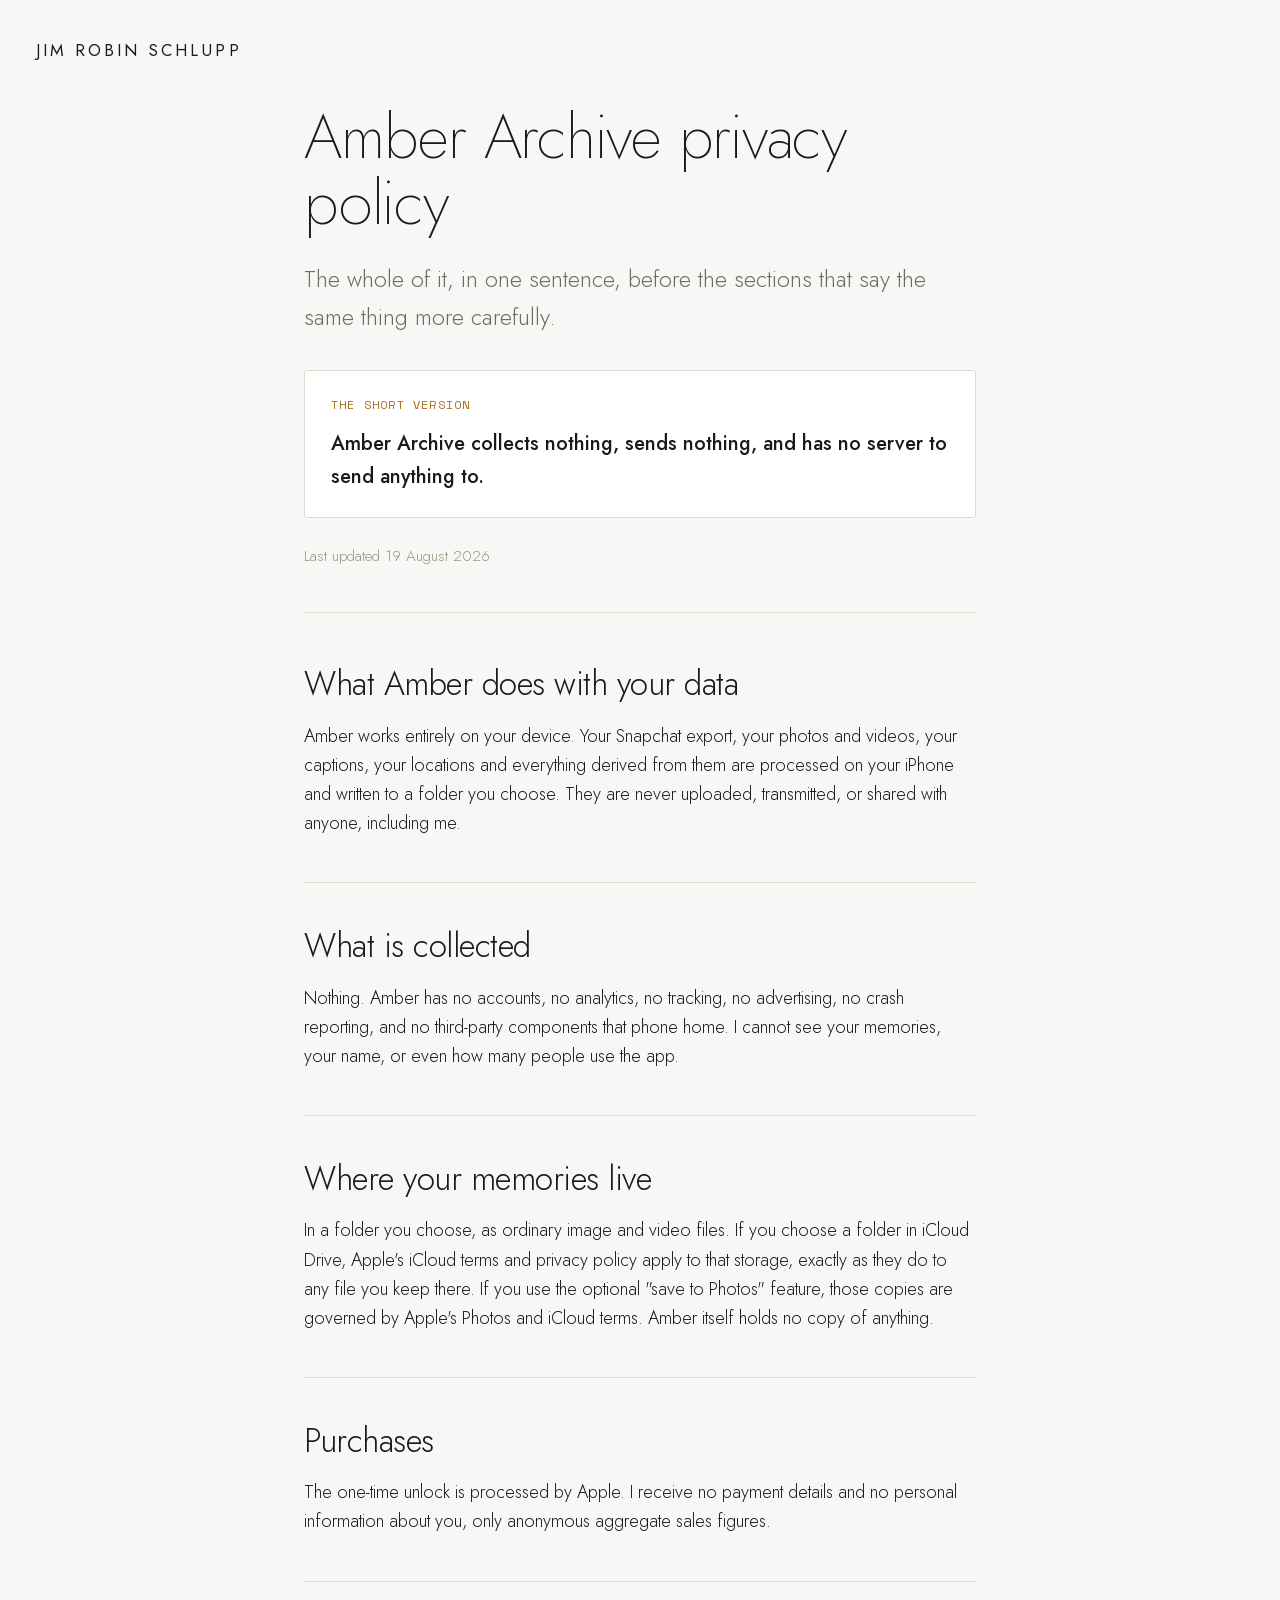
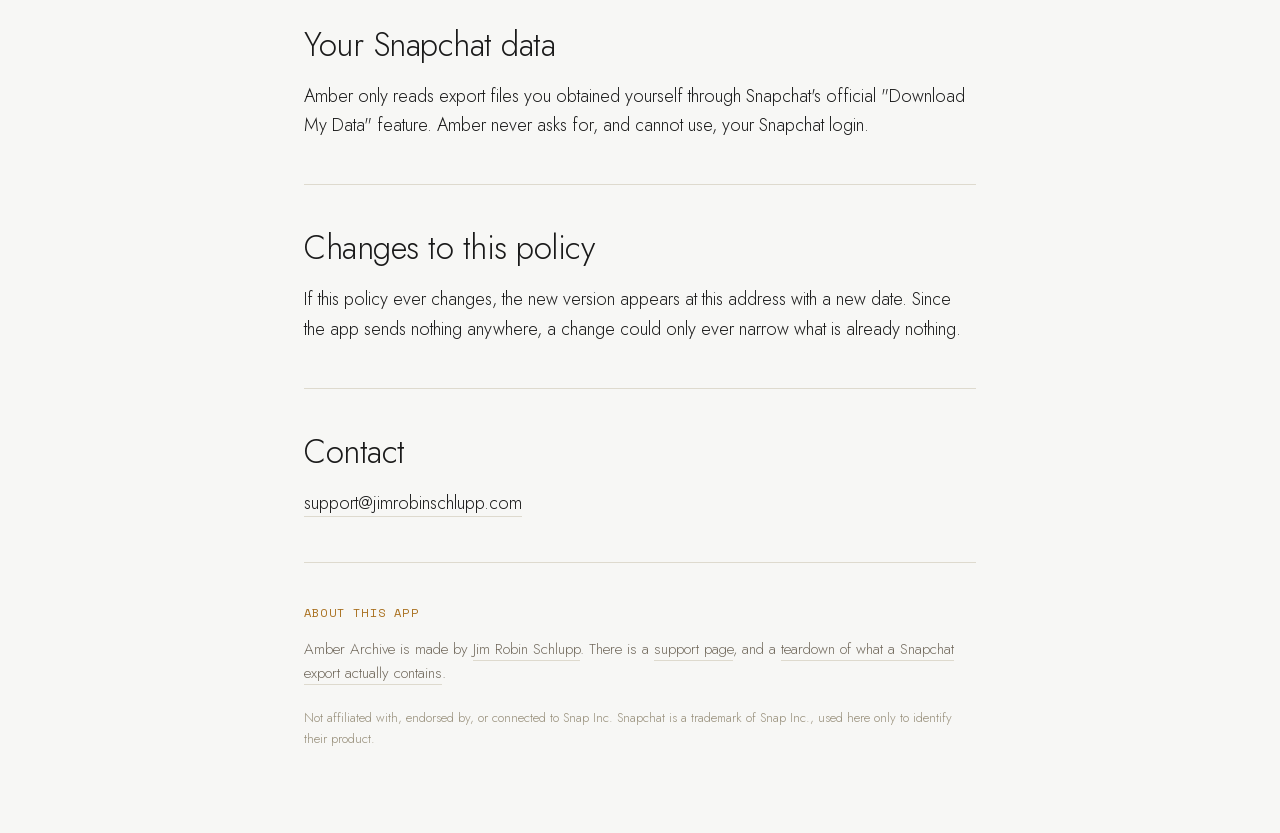
<file: amber/privacy/index.html>
<!doctype html>
<html lang="en">
<head>
<meta charset="utf-8">
<meta name="viewport" content="width=device-width, initial-scale=1">
<title>Amber Archive privacy policy</title>
<meta name="description" content="Amber Archive collects nothing, sends nothing, and has no server to send anything to. Your Snapchat memories are processed on your iPhone and written to a folder you choose.">
<link rel="canonical" href="https://jimrobinschlupp.com/amber/privacy/">
<meta property="og:type" content="article">
<meta property="og:title" content="Amber Archive privacy policy">
<meta property="og:description" content="Collects nothing, sends nothing, and has no server to send anything to.">
<meta property="og:url" content="https://jimrobinschlupp.com/amber/privacy/">
<meta name="twitter:card" content="summary">
<meta name="robots" content="index,follow">

<!-- Standalone, like the teardown: no bundle, no JavaScript. A privacy policy
     that needs a framework to render is a privacy policy nobody can audit. -->
<style>
@font-face {
  font-family: "Jost";
  font-style: normal;
  font-weight: 100 900;
  font-display: swap;
  src: url("/fonts/Jost-VF-latin.woff2") format("woff2");
  unicode-range: U+0000-00FF, U+0131, U+0152-0153, U+02BB-02BC, U+02C6, U+02DA,
                 U+02DC, U+2000-206F, U+2074, U+20AC, U+2122, U+2191, U+2193,
                 U+2212, U+2215, U+FEFF, U+FFFD;
}
@font-face {
  font-family: "Jost";
  font-style: normal;
  font-weight: 100 900;
  font-display: swap;
  src: url("/fonts/Jost-VF-latin-ext.woff2") format("woff2");
  unicode-range: U+0100-024F, U+0259, U+1E00-1EFF, U+2020, U+20A0-20AB,
                 U+20AD-20CF, U+2113, U+2C60-2C7F, U+A720-A7FF;
}
@font-face {
  font-family: "Space Mono";
  font-style: normal;
  font-weight: 400;
  font-display: swap;
  src: url("/fonts/SpaceMono-400-latin.woff2") format("woff2");
  unicode-range: U+0000-00FF, U+0131, U+0152-0153, U+02BB-02BC, U+02C6, U+02DA,
                 U+02DC, U+2000-206F, U+2074, U+20AC, U+2122, U+2191, U+2193,
                 U+2212, U+2215, U+FEFF, U+FFFD;
}

:root {
  --bg: #f7f7f5;
  --ink: #1a1a1a;
  --hair: #dedace;
  --muted: #71695c;
  --faint: #9b937f;
  --elev: #ffffff;
  --amber: #a9701f;
  --amber-line: #d79b46;
  color-scheme: light;
}
@media (prefers-color-scheme: dark) {
  :root {
    --bg: #0a0a0a;
    --ink: #eceae4;
    --hair: #2c2a26;
    --muted: #9a9488;
    --faint: #6f695d;
    --elev: #141414;
    --amber: #e3a04a;
    --amber-line: #8a6127;
    color-scheme: dark;
  }
}

* { box-sizing: border-box; }
html { -webkit-text-size-adjust: 100%; }
body {
  margin: 0;
  background: var(--bg);
  color: var(--ink);
  font-family: "Jost", system-ui, sans-serif;
  font-weight: 300;
  font-size: 18px;
  line-height: 1.62;
  -webkit-font-smoothing: antialiased;
}

.wrap { max-width: 1120px; margin: 0 auto; padding: 0 28px; }
.measure { max-width: 42rem; margin-inline: auto; }

.wordmark-anchor {
  position: fixed;
  top: calc(28px + (35px - 1.05rem) / 2);
  left: 36px;
  z-index: 62;
  transition: opacity .3s ease, color .3s ease;
}
.wordmark {
  --wm-track: 0.18em;
  font-family: "Jost", system-ui, sans-serif;
  font-size: 1.05rem;
  letter-spacing: 0;
  text-transform: uppercase;
  font-weight: 400;
  white-space: nowrap;
  color: inherit;
  text-decoration: none;
  background: none; border: 0; padding: 0; margin: 0;
}
.wordmark__cell { position: relative; display: inline-block; }
.wordmark__sizer { visibility: hidden; letter-spacing: var(--wm-track); }
.wordmark__glyph {
  position: absolute; left: 0; top: 0;
  font-variation-settings: "wght" 400;
  transition: font-variation-settings .3s ease;
}
@media (hover: hover) {
  .wordmark:hover .wordmark__glyph { font-variation-settings: "wght" 600; }
}
.wordmark:focus-visible { outline: 1px solid var(--amber-line); outline-offset: 6px; }
@media (max-width: 760px) { .wordmark-anchor { left: 28px; } }

.lede { padding: 104px 0 44px; border-bottom: 1px solid var(--hair); }
h1 {
  font-weight: 200;
  font-size: clamp(34px, 6vw, 62px);
  line-height: 1.06;
  letter-spacing: -0.02em;
  margin: 0 0 26px;
  max-width: 20ch;
}
.standfirst { font-size: clamp(19px, 2.2vw, 23px); color: var(--muted); font-weight: 300; margin: 0; }

article { padding: 8px 0 0; }
section { padding: 44px 0; border-bottom: 1px solid var(--hair); }
h2 {
  font-weight: 300;
  font-size: clamp(24px, 3.2vw, 33px);
  line-height: 1.16;
  letter-spacing: -0.015em;
  margin: 0 0 18px;
  max-width: 24ch;
}
p { margin: 0 0 18px; }
p:last-child { margin-bottom: 0; }
strong { font-weight: 500; }
em { font-style: italic; color: var(--muted); }
a { color: var(--ink); text-decoration: none; border-bottom: 1px solid var(--hair); }
a:hover { border-color: var(--amber-line); }
a:focus-visible { outline: 1px solid var(--amber-line); outline-offset: 3px; }
code {
  font-family: "Space Mono", ui-monospace, monospace;
  font-size: 0.86em;
  background: var(--elev);
  border: 1px solid var(--hair);
  border-radius: 4px;
  padding: 1px 5px;
  word-break: break-word;
}
ul { margin: 0 0 18px; padding-left: 1.1em; }
li { margin-bottom: 9px; }
li::marker { color: var(--faint); }

.eyebrow {
  font-family: "Space Mono", ui-monospace, monospace;
  font-size: 12px; letter-spacing: 0.1em;
  color: var(--amber);
  font-weight: 400;
  text-transform: uppercase;
}

.tldr {
  background: var(--elev);
  border: 1px solid var(--hair);
  border-radius: 3px;
  padding: 24px 26px;
  margin: 34px 0 0;
}
.tldr .eyebrow { display: block; margin-bottom: 14px; }
.tldr p { margin: 0; font-size: 20px; }

.updated { color: var(--faint); font-size: 15px; margin-top: 26px; }

footer.end { padding: 40px 0 84px; color: var(--muted); font-size: 15px; }
footer.end .eyebrow { display: block; margin-bottom: 14px; }
footer.end a { color: var(--muted); }
footer.end a:hover { color: var(--ink); border-color: var(--amber-line); }
.disclaimer { color: var(--faint); font-size: 13px; margin-top: 22px; }
</style>
</head>
<body>

<a class="wordmark wordmark-anchor" href="/" aria-label="Jim Robin Schlupp, home"><span class="wordmark__cell"><span class="wordmark__sizer">J</span><span class="wordmark__glyph">J</span></span><span class="wordmark__cell"><span class="wordmark__sizer">i</span><span class="wordmark__glyph">i</span></span><span class="wordmark__cell"><span class="wordmark__sizer">m</span><span class="wordmark__glyph">m</span></span><span class="wordmark__cell"><span class="wordmark__sizer">&nbsp;</span></span><span class="wordmark__cell"><span class="wordmark__sizer">R</span><span class="wordmark__glyph">R</span></span><span class="wordmark__cell"><span class="wordmark__sizer">o</span><span class="wordmark__glyph">o</span></span><span class="wordmark__cell"><span class="wordmark__sizer">b</span><span class="wordmark__glyph">b</span></span><span class="wordmark__cell"><span class="wordmark__sizer">i</span><span class="wordmark__glyph">i</span></span><span class="wordmark__cell"><span class="wordmark__sizer">n</span><span class="wordmark__glyph">n</span></span><span class="wordmark__cell"><span class="wordmark__sizer">&nbsp;</span></span><span class="wordmark__cell"><span class="wordmark__sizer">S</span><span class="wordmark__glyph">S</span></span><span class="wordmark__cell"><span class="wordmark__sizer">c</span><span class="wordmark__glyph">c</span></span><span class="wordmark__cell"><span class="wordmark__sizer">h</span><span class="wordmark__glyph">h</span></span><span class="wordmark__cell"><span class="wordmark__sizer">l</span><span class="wordmark__glyph">l</span></span><span class="wordmark__cell"><span class="wordmark__sizer">u</span><span class="wordmark__glyph">u</span></span><span class="wordmark__cell"><span class="wordmark__sizer">p</span><span class="wordmark__glyph">p</span></span><span class="wordmark__cell"><span class="wordmark__sizer">p</span><span class="wordmark__glyph">p</span></span></a>

<div class="wrap">
  <div class="lede measure">
    <h1>Amber Archive privacy policy</h1>
    <p class="standfirst">The whole of it, in one sentence, before the sections that
    say the same thing more carefully.</p>

    <div class="tldr">
      <span class="eyebrow">The short version</span>
      <p><strong>Amber Archive collects nothing, sends nothing, and has no server
      to send anything to.</strong></p>
    </div>

    <p class="updated">Last updated 19 August 2026</p>
  </div>

  <article class="measure">

    <section>
      <h2>What Amber does with your data</h2>
      <p>Amber works entirely on your device. Your Snapchat export, your photos and
      videos, your captions, your locations and everything derived from them are
      processed on your iPhone and written to a folder you choose. They are never
      uploaded, transmitted, or shared with anyone, including me.</p>
    </section>

    <section>
      <h2>What is collected</h2>
      <p>Nothing. Amber has no accounts, no analytics, no tracking, no advertising,
      no crash reporting, and no third-party components that phone home. I cannot
      see your memories, your name, or even how many people use the app.</p>
    </section>

    <section>
      <h2>Where your memories live</h2>
      <p>In a folder you choose, as ordinary image and video files. If you choose a
      folder in iCloud Drive, Apple's iCloud terms and privacy policy apply to that
      storage, exactly as they do to any file you keep there. If you use the optional
      "save to Photos" feature, those copies are governed by Apple's Photos and iCloud
      terms. Amber itself holds no copy of anything.</p>
    </section>

    <!-- The "private vault" section was removed on 19 August 2026: the feature is
         parked behind Support.vaultEnabled and does not ship, so this policy was
         describing the handling of data the app never creates. The wording is in
         git rather than here, because this file is served as-is and a legal page
         should not ship a commented-out claim that a feature exists. Restore it
         from history if the flag ever flips back on, together with the App Store
         descriptions, the support page and the case study. -->

    <section>
      <h2>Purchases</h2>
      <p>The one-time unlock is processed by Apple. I receive no payment details and
      no personal information about you, only anonymous aggregate sales figures.</p>
    </section>

    <section>
      <h2>Your Snapchat data</h2>
      <p>Amber only reads export files you obtained yourself through Snapchat's
      official "Download My Data" feature. Amber never asks for, and cannot use, your
      Snapchat login.</p>
    </section>

    <section>
      <h2>Changes to this policy</h2>
      <p>If this policy ever changes, the new version appears at this address with a
      new date. Since the app sends nothing anywhere, a change could only ever narrow
      what is already nothing.</p>
    </section>

    <section>
      <h2>Contact</h2>
      <p><a href="mailto:support@jimrobinschlupp.com">support@jimrobinschlupp.com</a></p>
    </section>

  </article>

  <footer class="end wrap measure">
    <span class="eyebrow">About this app</span>
    <p>Amber Archive is made by <a href="/">Jim Robin Schlupp</a>. There is a
    <a href="/amber/support/">support page</a>, and a
    <a href="/snapchat-memories-export/">teardown of what a Snapchat export actually
    contains</a>.</p>
    <p class="disclaimer">Not affiliated with, endorsed by, or connected to Snap Inc.
    Snapchat is a trademark of Snap Inc., used here only to identify their product.</p>
  </footer>
</div>

</body>
</html>
</file>
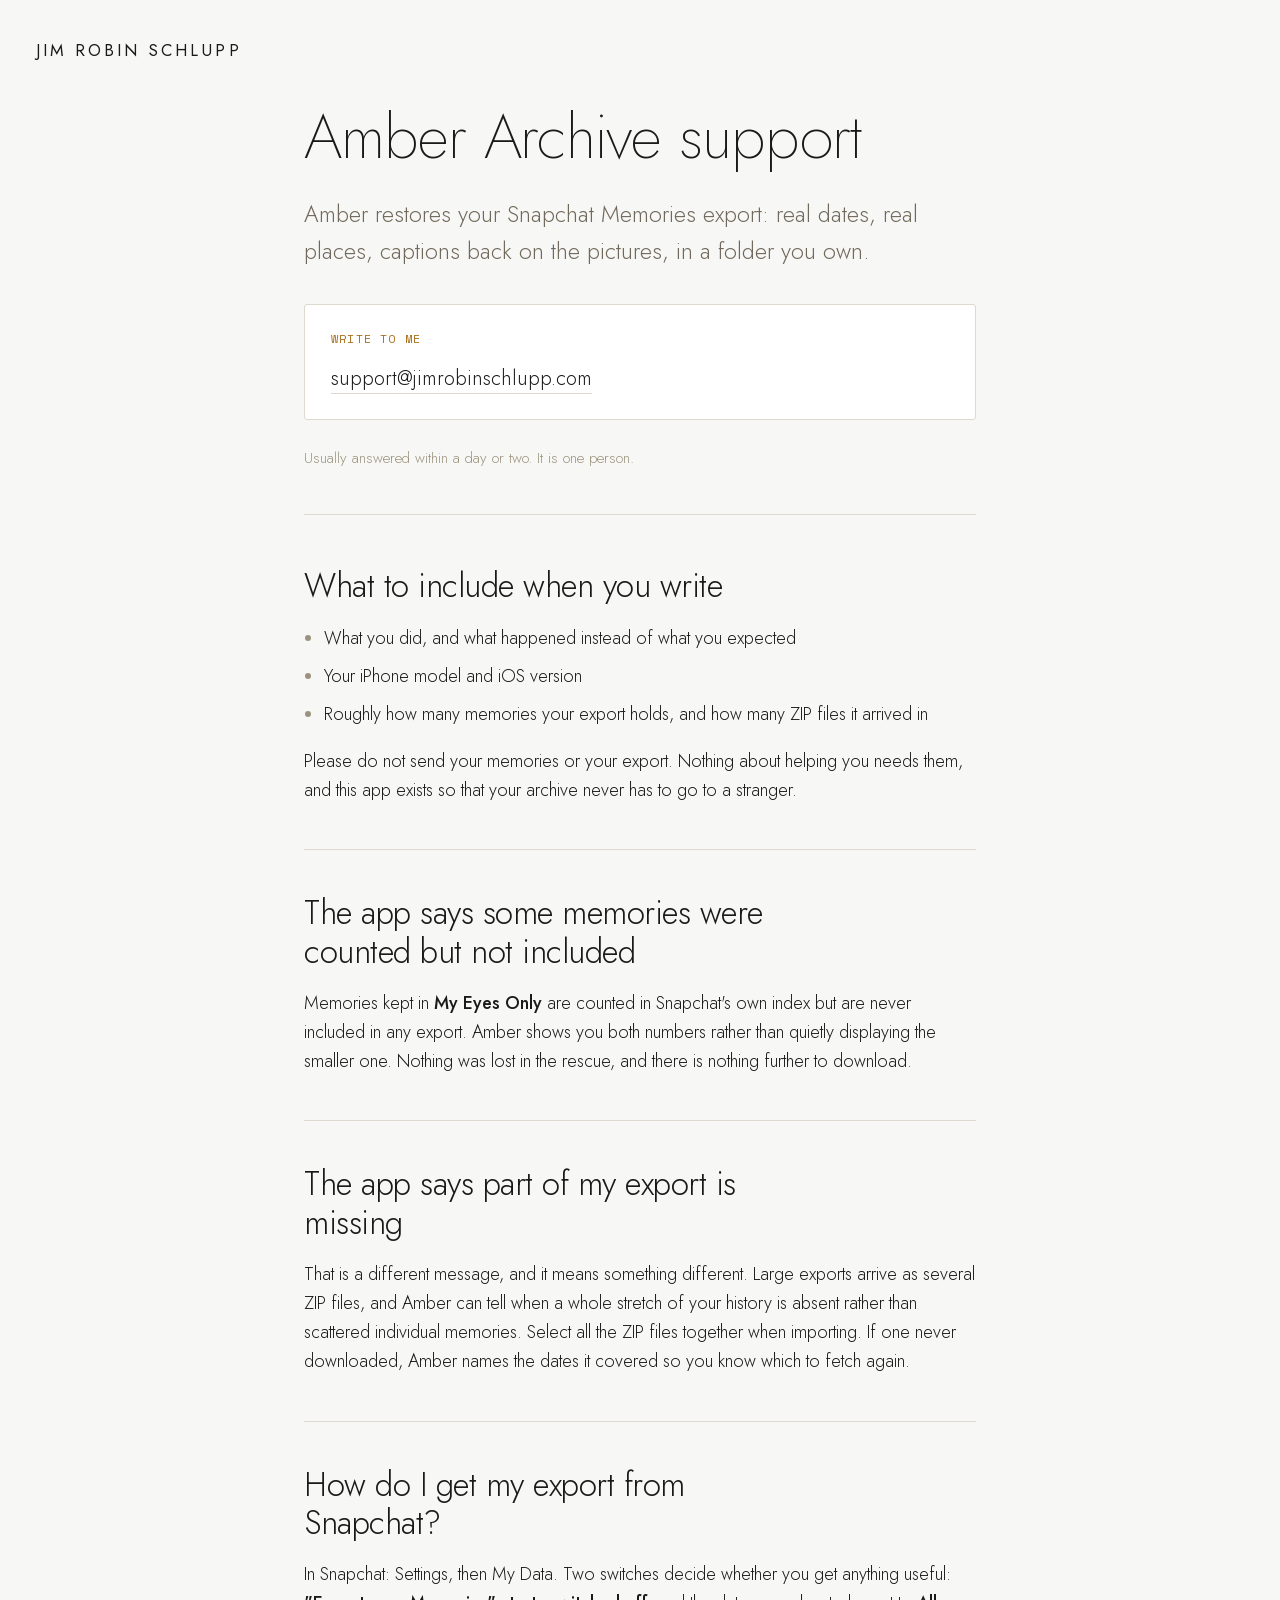
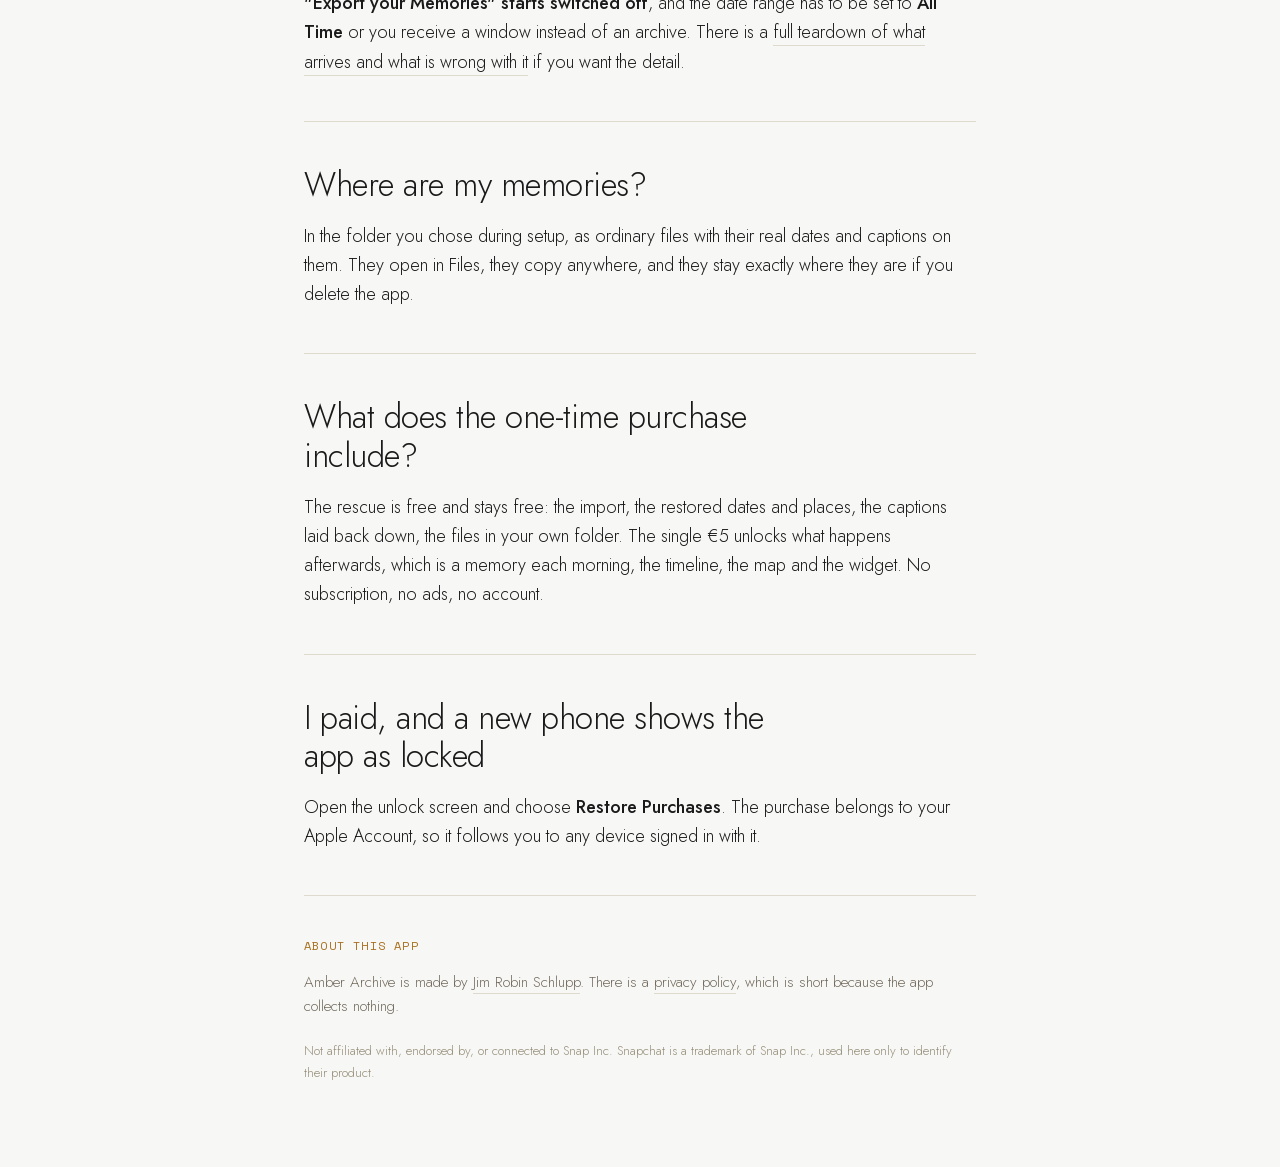
<file: amber/support/index.html>
<!doctype html>
<html lang="en">
<head>
<meta charset="utf-8">
<meta name="viewport" content="width=device-width, initial-scale=1">
<title>Amber Archive support</title>
<meta name="description" content="Help with Amber Archive: how to get your Snapchat export, what to do when the count comes up short, and where your memories actually live.">
<link rel="canonical" href="https://jimrobinschlupp.com/amber/support/">
<meta property="og:type" content="article">
<meta property="og:title" content="Amber Archive support">
<meta property="og:description" content="How to get your export, what the missing count means, and where your memories live.">
<meta property="og:url" content="https://jimrobinschlupp.com/amber/support/">
<meta name="twitter:card" content="summary">
<meta name="robots" content="index,follow">

<!-- Standalone, like the teardown: no bundle, no JavaScript. A privacy policy
     that needs a framework to render is a privacy policy nobody can audit. -->
<style>
@font-face {
  font-family: "Jost";
  font-style: normal;
  font-weight: 100 900;
  font-display: swap;
  src: url("/fonts/Jost-VF-latin.woff2") format("woff2");
  unicode-range: U+0000-00FF, U+0131, U+0152-0153, U+02BB-02BC, U+02C6, U+02DA,
                 U+02DC, U+2000-206F, U+2074, U+20AC, U+2122, U+2191, U+2193,
                 U+2212, U+2215, U+FEFF, U+FFFD;
}
@font-face {
  font-family: "Jost";
  font-style: normal;
  font-weight: 100 900;
  font-display: swap;
  src: url("/fonts/Jost-VF-latin-ext.woff2") format("woff2");
  unicode-range: U+0100-024F, U+0259, U+1E00-1EFF, U+2020, U+20A0-20AB,
                 U+20AD-20CF, U+2113, U+2C60-2C7F, U+A720-A7FF;
}
@font-face {
  font-family: "Space Mono";
  font-style: normal;
  font-weight: 400;
  font-display: swap;
  src: url("/fonts/SpaceMono-400-latin.woff2") format("woff2");
  unicode-range: U+0000-00FF, U+0131, U+0152-0153, U+02BB-02BC, U+02C6, U+02DA,
                 U+02DC, U+2000-206F, U+2074, U+20AC, U+2122, U+2191, U+2193,
                 U+2212, U+2215, U+FEFF, U+FFFD;
}

:root {
  --bg: #f7f7f5;
  --ink: #1a1a1a;
  --hair: #dedace;
  --muted: #71695c;
  --faint: #9b937f;
  --elev: #ffffff;
  --amber: #a9701f;
  --amber-line: #d79b46;
  color-scheme: light;
}
@media (prefers-color-scheme: dark) {
  :root {
    --bg: #0a0a0a;
    --ink: #eceae4;
    --hair: #2c2a26;
    --muted: #9a9488;
    --faint: #6f695d;
    --elev: #141414;
    --amber: #e3a04a;
    --amber-line: #8a6127;
    color-scheme: dark;
  }
}

* { box-sizing: border-box; }
html { -webkit-text-size-adjust: 100%; }
body {
  margin: 0;
  background: var(--bg);
  color: var(--ink);
  font-family: "Jost", system-ui, sans-serif;
  font-weight: 300;
  font-size: 18px;
  line-height: 1.62;
  -webkit-font-smoothing: antialiased;
}

.wrap { max-width: 1120px; margin: 0 auto; padding: 0 28px; }
.measure { max-width: 42rem; margin-inline: auto; }

.wordmark-anchor {
  position: fixed;
  top: calc(28px + (35px - 1.05rem) / 2);
  left: 36px;
  z-index: 62;
  transition: opacity .3s ease, color .3s ease;
}
.wordmark {
  --wm-track: 0.18em;
  font-family: "Jost", system-ui, sans-serif;
  font-size: 1.05rem;
  letter-spacing: 0;
  text-transform: uppercase;
  font-weight: 400;
  white-space: nowrap;
  color: inherit;
  text-decoration: none;
  background: none; border: 0; padding: 0; margin: 0;
}
.wordmark__cell { position: relative; display: inline-block; }
.wordmark__sizer { visibility: hidden; letter-spacing: var(--wm-track); }
.wordmark__glyph {
  position: absolute; left: 0; top: 0;
  font-variation-settings: "wght" 400;
  transition: font-variation-settings .3s ease;
}
@media (hover: hover) {
  .wordmark:hover .wordmark__glyph { font-variation-settings: "wght" 600; }
}
.wordmark:focus-visible { outline: 1px solid var(--amber-line); outline-offset: 6px; }
@media (max-width: 760px) { .wordmark-anchor { left: 28px; } }

.lede { padding: 104px 0 44px; border-bottom: 1px solid var(--hair); }
h1 {
  font-weight: 200;
  font-size: clamp(34px, 6vw, 62px);
  line-height: 1.06;
  letter-spacing: -0.02em;
  margin: 0 0 26px;
  max-width: 20ch;
}
.standfirst { font-size: clamp(19px, 2.2vw, 23px); color: var(--muted); font-weight: 300; margin: 0; }

article { padding: 8px 0 0; }
section { padding: 44px 0; border-bottom: 1px solid var(--hair); }
h2 {
  font-weight: 300;
  font-size: clamp(24px, 3.2vw, 33px);
  line-height: 1.16;
  letter-spacing: -0.015em;
  margin: 0 0 18px;
  max-width: 24ch;
}
p { margin: 0 0 18px; }
p:last-child { margin-bottom: 0; }
strong { font-weight: 500; }
em { font-style: italic; color: var(--muted); }
a { color: var(--ink); text-decoration: none; border-bottom: 1px solid var(--hair); }
a:hover { border-color: var(--amber-line); }
a:focus-visible { outline: 1px solid var(--amber-line); outline-offset: 3px; }
code {
  font-family: "Space Mono", ui-monospace, monospace;
  font-size: 0.86em;
  background: var(--elev);
  border: 1px solid var(--hair);
  border-radius: 4px;
  padding: 1px 5px;
  word-break: break-word;
}
ul { margin: 0 0 18px; padding-left: 1.1em; }
li { margin-bottom: 9px; }
li::marker { color: var(--faint); }

.eyebrow {
  font-family: "Space Mono", ui-monospace, monospace;
  font-size: 12px; letter-spacing: 0.1em;
  color: var(--amber);
  font-weight: 400;
  text-transform: uppercase;
}

.tldr {
  background: var(--elev);
  border: 1px solid var(--hair);
  border-radius: 3px;
  padding: 24px 26px;
  margin: 34px 0 0;
}
.tldr .eyebrow { display: block; margin-bottom: 14px; }
.tldr p { margin: 0; font-size: 20px; }

.updated { color: var(--faint); font-size: 15px; margin-top: 26px; }

footer.end { padding: 40px 0 84px; color: var(--muted); font-size: 15px; }
footer.end .eyebrow { display: block; margin-bottom: 14px; }
footer.end a { color: var(--muted); }
footer.end a:hover { color: var(--ink); border-color: var(--amber-line); }
.disclaimer { color: var(--faint); font-size: 13px; margin-top: 22px; }
</style>
</head>
<body>

<a class="wordmark wordmark-anchor" href="/" aria-label="Jim Robin Schlupp, home"><span class="wordmark__cell"><span class="wordmark__sizer">J</span><span class="wordmark__glyph">J</span></span><span class="wordmark__cell"><span class="wordmark__sizer">i</span><span class="wordmark__glyph">i</span></span><span class="wordmark__cell"><span class="wordmark__sizer">m</span><span class="wordmark__glyph">m</span></span><span class="wordmark__cell"><span class="wordmark__sizer">&nbsp;</span></span><span class="wordmark__cell"><span class="wordmark__sizer">R</span><span class="wordmark__glyph">R</span></span><span class="wordmark__cell"><span class="wordmark__sizer">o</span><span class="wordmark__glyph">o</span></span><span class="wordmark__cell"><span class="wordmark__sizer">b</span><span class="wordmark__glyph">b</span></span><span class="wordmark__cell"><span class="wordmark__sizer">i</span><span class="wordmark__glyph">i</span></span><span class="wordmark__cell"><span class="wordmark__sizer">n</span><span class="wordmark__glyph">n</span></span><span class="wordmark__cell"><span class="wordmark__sizer">&nbsp;</span></span><span class="wordmark__cell"><span class="wordmark__sizer">S</span><span class="wordmark__glyph">S</span></span><span class="wordmark__cell"><span class="wordmark__sizer">c</span><span class="wordmark__glyph">c</span></span><span class="wordmark__cell"><span class="wordmark__sizer">h</span><span class="wordmark__glyph">h</span></span><span class="wordmark__cell"><span class="wordmark__sizer">l</span><span class="wordmark__glyph">l</span></span><span class="wordmark__cell"><span class="wordmark__sizer">u</span><span class="wordmark__glyph">u</span></span><span class="wordmark__cell"><span class="wordmark__sizer">p</span><span class="wordmark__glyph">p</span></span><span class="wordmark__cell"><span class="wordmark__sizer">p</span><span class="wordmark__glyph">p</span></span></a>

<div class="wrap">
  <div class="lede measure">
    <h1>Amber Archive support</h1>
    <p class="standfirst">Amber restores your Snapchat Memories export: real dates,
    real places, captions back on the pictures, in a folder you own.</p>

    <div class="tldr">
      <span class="eyebrow">Write to me</span>
      <p><a href="mailto:support@jimrobinschlupp.com">support@jimrobinschlupp.com</a></p>
    </div>

    <p class="updated">Usually answered within a day or two. It is one person.</p>
  </div>

  <article class="measure">

    <section>
      <h2>What to include when you write</h2>
      <ul>
        <li>What you did, and what happened instead of what you expected</li>
        <li>Your iPhone model and iOS version</li>
        <li>Roughly how many memories your export holds, and how many ZIP files it
        arrived in</li>
      </ul>
      <p>Please do not send your memories or your export. Nothing about helping you
      needs them, and this app exists so that your archive never has to go to a
      stranger.</p>
    </section>

    <section>
      <h2>The app says some memories were counted but not included</h2>
      <p>Memories kept in <strong>My Eyes Only</strong> are counted in Snapchat's own
      index but are never included in any export. Amber shows you both numbers rather
      than quietly displaying the smaller one. Nothing was lost in the rescue, and
      there is nothing further to download.</p>
    </section>

    <section>
      <h2>The app says part of my export is missing</h2>
      <!-- This heading quotes the app, so it has to keep quoting it. It read "one of
           my export files is missing" until 19 August 2026, which was the app's own
           wording until the day before: ExportAudit counts contiguous stretches of
           days, never files, and one stretch can be one absent ZIP or seven
           consecutive ones. It now says "Part of your export is missing" (or "Parts"
           for several separate stretches). Someone searching this page for the
           sentence on their screen has to land here. -->
      <p>That is a different message, and it means something different. Large exports
      arrive as several ZIP files, and Amber can tell when a whole stretch of your
      history is absent rather than scattered individual memories. Select all the ZIP
      files together when importing. If one never downloaded, Amber names the dates it
      covered so you know which to fetch again.</p>
    </section>

    <section>
      <h2>How do I get my export from Snapchat?</h2>
      <p>In Snapchat: Settings, then My Data. Two switches decide whether you get
      anything useful: <strong>"Export your Memories" starts switched off</strong>, and
      the date range has to be set to <strong>All Time</strong> or you receive a window
      instead of an archive. There is a
      <a href="/snapchat-memories-export/">full teardown of what arrives and what is
      wrong with it</a> if you want the detail.</p>
    </section>

    <section>
      <h2>Where are my memories?</h2>
      <p>In the folder you chose during setup, as ordinary files with their real dates
      and captions on them. They open in Files, they copy anywhere, and they stay
      exactly where they are if you delete the app.</p>
    </section>

    <section>
      <h2>What does the one-time purchase include?</h2>
      <p>The rescue is free and stays free: the import, the restored dates and places,
      the captions laid back down, the files in your own folder. The single &euro;5
      unlocks what happens afterwards, which is a memory each morning, the timeline,
      the map and the widget. No subscription, no ads, no account.</p>
      <!-- The private vault was cut from this list on 19 August 2026: it is parked
           behind Support.vaultEnabled and does not ship. This list now matches the
           App Store description's own line exactly, which is the point of it. -->
    </section>

    <section>
      <h2>I paid, and a new phone shows the app as locked</h2>
      <p>Open the unlock screen and choose <strong>Restore Purchases</strong>. The
      purchase belongs to your Apple Account, so it follows you to any device signed in
      with it.</p>
    </section>

  </article>

  <footer class="end wrap measure">
    <span class="eyebrow">About this app</span>
    <p>Amber Archive is made by <a href="/">Jim Robin Schlupp</a>. There is a
    <a href="/amber/privacy/">privacy policy</a>, which is short because the app
    collects nothing.</p>
    <p class="disclaimer">Not affiliated with, endorsed by, or connected to Snap Inc.
    Snapchat is a trademark of Snap Inc., used here only to identify their product.</p>
  </footer>
</div>

</body>
</html>
</file>
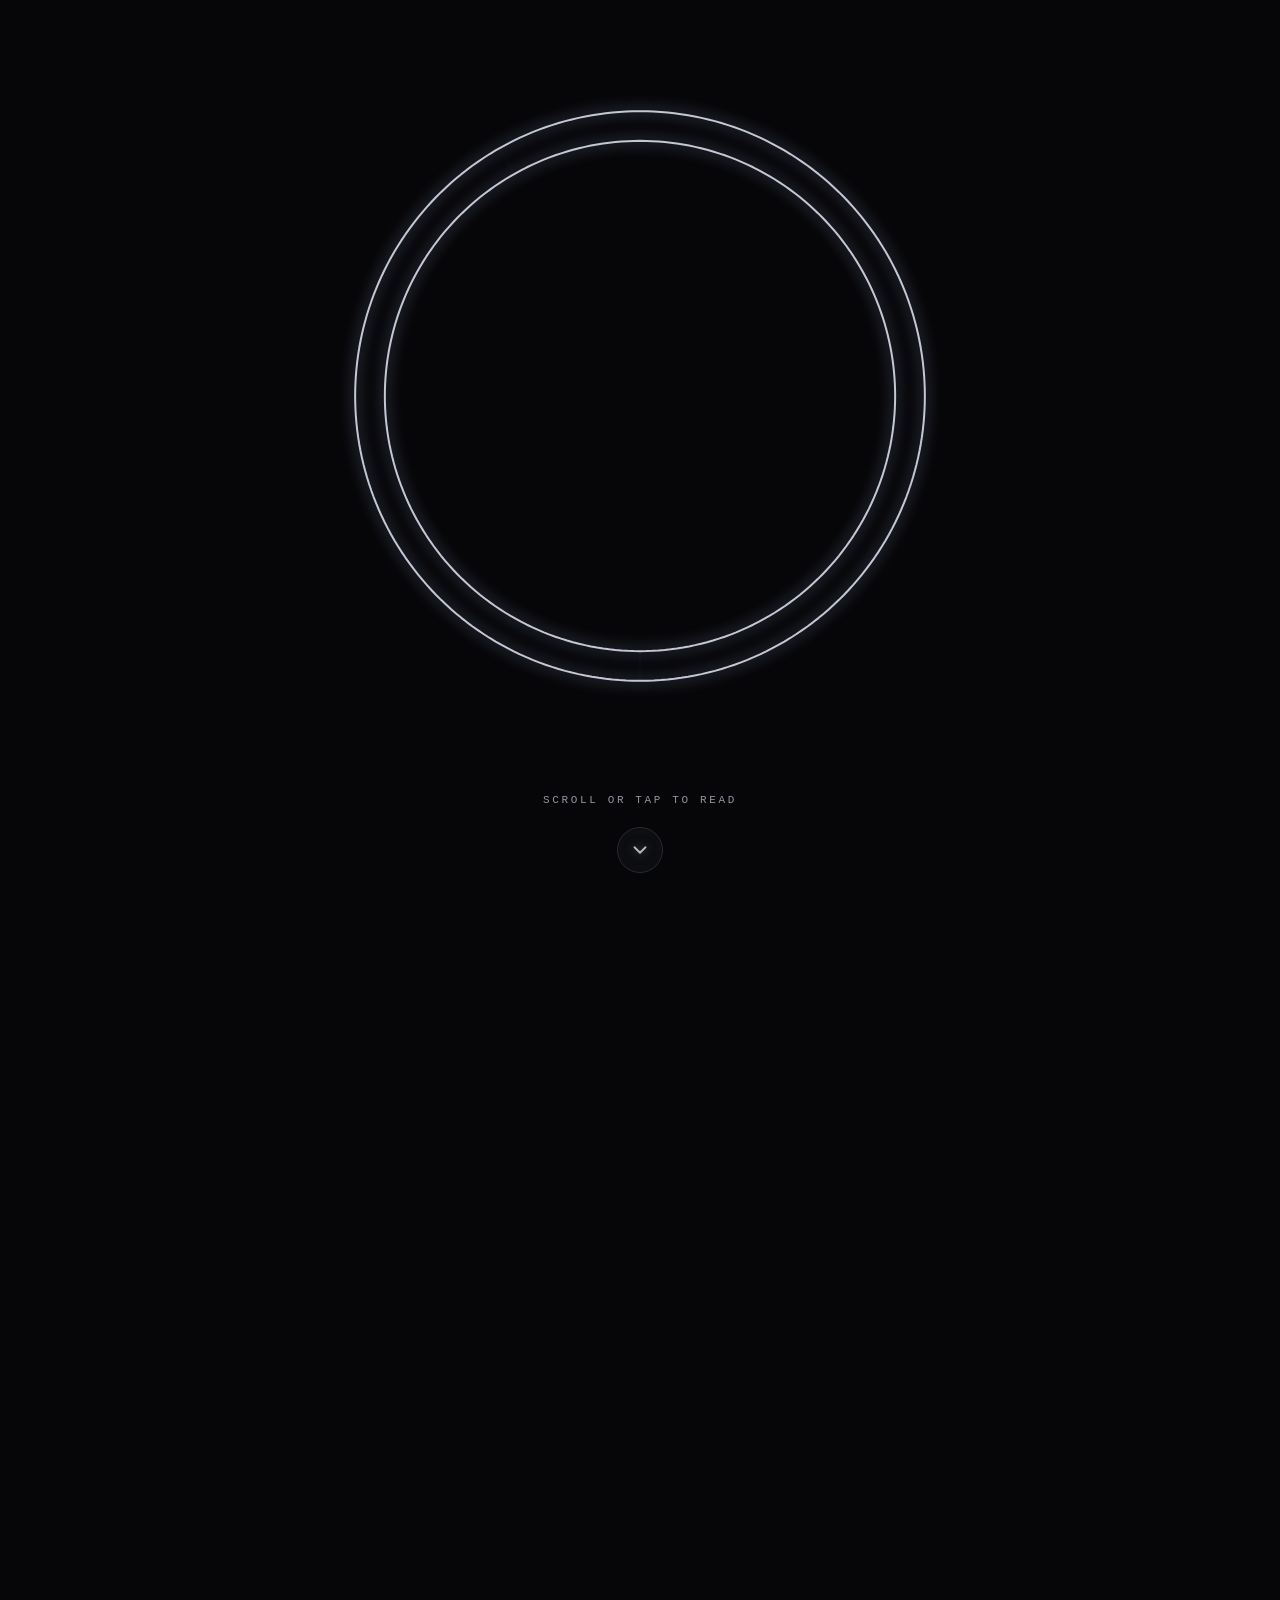
<file: time/essay.html>
<!doctype html>
<html lang="en">
<head>
<meta charset="utf-8">
<meta name="viewport" content="width=device-width, initial-scale=1">
<title>On How We See Time — Jim Robin Schlupp</title>
<style>
  :root{
    --bg:#060609;
    --bg-2:#0d0e13;
    --ink:#eceef4;
    --ink-2:#9a9eaa;
    --faint:#565a68;
    --panel:#101017;
    --line:#26262f;
    --line-2:#3a3a46;
    --glow:rgba(233,239,255,0.92);
    --blue:#6cc6ff;
    --amber:#ffa23c;
    --serif: ui-serif, "New York", "Iowan Old Style", Palatino, Georgia, serif;
    --sans: system-ui, -apple-system, "Segoe UI", Roboto, "Helvetica Neue", sans-serif;
    --mono: ui-monospace, "SF Mono", "JetBrains Mono", Menlo, monospace;
  }
  *{box-sizing:border-box}
  html,body{margin:0;background:var(--bg);color:var(--ink);}
  body{
    font-family:var(--sans);
    -webkit-font-smoothing:antialiased;
    overflow-x:hidden;
    background:var(--bg);
  }

  .scrollcue{
    position:fixed; bottom:10.5vh; left:50%; transform:translateX(-50%); z-index:6;
    font-family:var(--mono); font-size:11px; letter-spacing:.24em; color:var(--ink-2);
    text-transform:uppercase; transition:opacity .5s; pointer-events:none;
  }

  /* click-to-advance stepper: one clean step per click, device-independent */
  .stepper{
    position:fixed; left:50%; bottom:3vh; transform:translateX(-50%); z-index:6;
    width:46px; height:46px; border-radius:50%; display:grid; place-items:center; cursor:pointer;
    background:rgba(233,239,255,.05); border:1px solid var(--line-2); color:#fff;
    -webkit-backdrop-filter:blur(5px); backdrop-filter:blur(5px);
    opacity:0; pointer-events:none; transition:opacity .45s ease, background .2s, border-color .2s, transform .2s;
  }
  .stepper.show{ opacity:.72; pointer-events:auto; }
  .stepper.show:hover{ opacity:1; background:rgba(233,239,255,.13); border-color:#5a5a6a; }
  .stepper.show:focus-visible{ opacity:1; outline:2px solid var(--blue); outline-offset:3px; }
  .stepper:active{ transform:translateX(-50%) scale(.92); }
  .stepper svg{ width:22px; height:22px; fill:none; stroke:currentColor; stroke-width:2; stroke-linecap:round; stroke-linejoin:round; filter:drop-shadow(0 0 5px rgba(200,220,255,.5)); }
  .stepper.show:not(:hover) svg{ animation:stepbob 2.6s ease-in-out infinite; }
  @keyframes stepbob{ 0%,100%{ transform:translateY(-1.5px); } 50%{ transform:translateY(2.5px); } }
  @media (prefers-reduced-motion:reduce){ .stepper svg{ animation:none; } }

  .scroller{ position:relative; height:840vh; }
  .stage{
    position:sticky; top:0; height:100vh; width:100%;
    overflow:hidden; display:grid; place-items:center;
    perspective:1200px;
  }
  .ring-wrap{
    position:absolute; inset:0; display:grid; place-items:center;
    transform-origin:50% 56%; will-change:transform;
  }
  canvas{ display:block; }

  .fog{
    position:absolute; inset:0; z-index:2; pointer-events:none; opacity:0;
    background:linear-gradient(to top,
      rgba(6,6,9,0) 40%, rgba(6,6,9,.5) 68%, rgba(6,6,9,.94) 90%);
  }

  .caps{ position:absolute; inset:0; z-index:4; pointer-events:none; }
  .cap{
    position:absolute; left:50%; transform:translateX(-50%);
    width:min(700px, 88vw); text-align:center; opacity:0;
    will-change:opacity, transform;
  }
  .cap.lower{ bottom:11vh; }
  .cap.mid{ top:50%; }
  .cap.lower::before{
    content:""; position:absolute; inset:-34px -60px -46px; z-index:-1;
    background:radial-gradient(ellipse 72% 116% at 50% 54%, rgba(6,6,9,.86), rgba(6,6,9,0) 72%);
  }

  .cap .k{
    font-family:var(--mono); font-size:11px; letter-spacing:.24em; text-transform:uppercase;
    color:var(--faint); margin-bottom:16px;
  }
  .cap p{
    font-family:var(--serif); font-weight:400;
    font-size:clamp(18px, 2.2vw, 25px); line-height:1.5; margin:0 auto;
    color:var(--ink); max-width:36ch; text-wrap:pretty;
    text-shadow:0 2px 30px rgba(0,0,0,.85);
  }
  .cap p em{ color:#fff; font-style:normal; }

  /* title */
  .cap.title h1{
    font-family:var(--sans); font-weight:300; letter-spacing:-.015em;
    font-size:clamp(24px, 8vw, 82px); line-height:1.0; margin:0; color:#fff;
    white-space:nowrap; text-shadow:0 2px 40px rgba(0,0,0,.6);
  }
  .cap.title .byline{
    font-family:var(--mono); font-size:12px; letter-spacing:.22em; text-transform:uppercase;
    color:var(--ink-2); margin-top:24px;
  }

  @media (max-width:620px){ .cap.lower{ bottom:9vh; } }
  @media (prefers-reduced-motion:reduce){ .scrollcue{ display:none; } }

  /* ============ reader submission section — the end of the piece ============ */
  .submit{ position:relative; z-index:5; background:var(--bg); border-top:1px solid rgba(255,255,255,.06); }
  .submit__wrap{ max-width:600px; margin:0 auto; padding:15vh 22px 20vh; }
  .submit h2{ font-family:var(--sans); font-weight:300; font-size:clamp(28px,6vw,46px); letter-spacing:-.02em; line-height:1.06; margin:0; color:#fff; }
  .submit h2 em{ font-style:normal; color:#fff; }
  .submit .intro{ font-family:var(--serif); font-size:19px; line-height:1.55; color:var(--ink-2); margin:16px 0 40px; max-width:46ch; }
  .submit .intro b{ color:var(--ink); font-weight:400; }
  .submit form{ display:flex; flex-direction:column; gap:26px; }
  .submit .field{ display:block; font-family:var(--mono); font-size:11px; letter-spacing:.18em; text-transform:uppercase; color:var(--faint); margin-bottom:10px; }
  .submit .or{ color:var(--line-2); }
  .submit textarea{ width:100%; min-height:110px; resize:vertical; background:var(--panel); color:var(--ink); border:1px solid var(--line); border-radius:12px; padding:14px 16px; font-family:var(--serif); font-size:17px; line-height:1.5; transition:border-color .2s; }
  .submit textarea::placeholder{ color:var(--faint); }
  .submit textarea:focus, .submit input[type=text]:focus{ outline:none; border-color:var(--line-2); }
  .submit .pad-wrap{ position:relative; border:1px solid var(--line); border-radius:12px; overflow:hidden; background:#08080c; touch-action:none; }
  .submit canvas{ display:block; width:100%; height:300px; cursor:crosshair; }
  .submit .hint{ position:absolute; inset:0; display:grid; place-items:center; pointer-events:none; font-family:var(--mono); font-size:12px; letter-spacing:.2em; text-transform:uppercase; color:var(--faint); transition:opacity .3s; }
  .submit .pad-wrap.drawn .hint{ opacity:0; }
  .submit .pad-tools{ position:absolute; top:10px; right:10px; display:flex; gap:8px; }
  .submit .swatch{ width:20px; height:20px; border-radius:50%; border:1.5px solid rgba(255,255,255,.25); cursor:pointer; padding:0; }
  .submit .swatch[aria-pressed="true"]{ border-color:#fff; transform:scale(1.12); }
  .submit .swatch--any{ position:relative; background:conic-gradient(#ff5f5f,#ffc65a,#7ce06c,#5fd7ea,#7f8bff,#e07ce0,#ff5f5f); }
  .submit .swatch--any input{ position:absolute; inset:0; opacity:0; width:100%; height:100%; cursor:pointer; border:none; padding:0; }
  .submit .pad-clear{ font-family:var(--mono); font-size:10.5px; letter-spacing:.12em; text-transform:uppercase; color:var(--ink-2); background:rgba(255,255,255,.06); border:1px solid var(--line-2); border-radius:20px; padding:5px 11px; cursor:pointer; }
  .submit .pad-clear:hover{ color:#fff; }
  .submit .drop{ display:block; border:1px dashed var(--line-2); border-radius:12px; padding:22px; text-align:center; cursor:pointer; transition:border-color .2s,background .2s; }
  .submit .drop:hover{ border-color:#5a5a6a; background:rgba(255,255,255,.02); }
  .submit .drop .di{ font-family:var(--mono); font-size:12px; letter-spacing:.06em; color:var(--ink-2); }
  .submit .drop input{ display:none; }
  .submit .preview{ position:relative; display:none; margin-top:12px; }
  .submit .preview img{ max-width:100%; max-height:240px; border-radius:10px; display:block; margin:0 auto; }
  .submit .preview .rm{ position:absolute; top:8px; right:8px; width:28px; height:28px; border-radius:50%; border:none; background:rgba(6,6,9,.8); color:#fff; font-size:14px; cursor:pointer; }
  .submit .rec{ display:flex; align-items:center; gap:14px; }
  .submit .rec-btn{ font-family:var(--mono); font-size:11.5px; letter-spacing:.1em; text-transform:uppercase; color:var(--ink); background:var(--panel); border:1px solid var(--line-2); border-radius:30px; padding:11px 20px; cursor:pointer; transition:border-color .2s,color .2s; }
  .submit .rec-btn:hover{ border-color:#5a5a6a; }
  .submit .rec-btn.is-rec{ color:#ff8f8f; border-color:#7a3a3a; animation:recpulse 1.6s ease-in-out infinite; }
  @keyframes recpulse{ 0%,100%{ box-shadow:0 0 0 0 rgba(255,90,90,.22); } 50%{ box-shadow:0 0 0 8px rgba(255,90,90,0); } }
  .submit .rec-time{ font-family:var(--mono); font-size:13px; color:#ff9a9a; font-variant-numeric:tabular-nums; }
  .submit .rec-err{ font-family:var(--mono); font-size:11px; color:#c98a8a; }
  .submit .rec-done{ display:none; align-items:center; gap:10px; margin-top:10px; }
  .submit .rec-done audio{ flex:1; height:40px; }
  .submit .rec-rm{ flex:none; width:28px; height:28px; border-radius:50%; border:none; background:rgba(255,255,255,.08); color:#fff; font-size:13px; cursor:pointer; }
  .submit .who{ display:flex; flex-direction:column; gap:14px; }
  .submit input[type=text]{ width:100%; background:var(--panel); color:var(--ink); border:1px solid var(--line); border-radius:10px; padding:12px 14px; font-family:var(--sans); font-size:15px; }
  .submit input[type=text]::placeholder{ color:var(--faint); }
  .submit .consent{ display:flex; gap:11px; align-items:flex-start; font-family:var(--sans); font-size:13.5px; color:var(--ink-2); line-height:1.5; cursor:pointer; }
  .submit .consent input{ margin-top:2px; width:17px; height:17px; accent-color:#cfd6e6; flex:none; }
  .submit .send{ align-self:flex-start; font-family:var(--mono); font-size:12px; letter-spacing:.14em; text-transform:uppercase; color:#0a0a0c; background:#eef1f6; border:none; border-radius:30px; padding:14px 26px; cursor:pointer; transition:transform .12s,opacity .2s; }
  .submit .send:hover{ transform:translateY(-1px); }
  .submit .send:disabled{ opacity:.4; cursor:not-allowed; transform:none; }
  .submit .note{ font-family:var(--mono); font-size:11px; color:var(--faint); letter-spacing:.02em; margin-top:-8px; }
  .submit .thanks{ display:none; text-align:center; padding:60px 0; }
  .submit .thanks h3{ font-family:var(--sans); font-weight:300; font-size:30px; color:#fff; margin:0 0 10px; }
  .submit .thanks p{ font-family:var(--serif); font-size:18px; color:var(--ink-2); }
  @media (prefers-reduced-motion:reduce){ .submit .rec-btn.is-rec{ animation:none; } }

  /* ============ THE REEL — pinned scene sequence: how OTHER people see time + the numbers ============ */
  .reel{ position:absolute; inset:0; z-index:5; pointer-events:none; }
  .scene{ position:absolute; inset:0; display:grid; place-items:center; padding:9vh 24px; opacity:0; visibility:hidden; will-change:opacity, transform; }
  .scene-in{ display:flex; flex-direction:column; align-items:center; text-align:center; width:100%; max-width:640px; }

  /* the form beats: the canvas owns the frame, text sits low like part one's captions */
  .field-wrap{ position:absolute; inset:0; pointer-events:none; }
  .scene--cap{ place-items:end center; padding-bottom:9vh; }
  .scene--cap .scene-in{ position:relative; max-width:700px; }
  .scene--cap .scene-in::before{
    content:""; position:absolute; inset:-34px -60px -46px; z-index:-1;
    background:radial-gradient(ellipse 72% 116% at 50% 54%, rgba(6,6,9,.86), rgba(6,6,9,0) 72%);
  }
  .scene--cap .kine{ font-size:clamp(26px,4.2vw,44px); }
  .scene--cap h3{ font-size:clamp(22px,3.2vw,32px); }
  .scene--cap .body{ margin-top:12px; max-width:46ch; }
  .scene--cap .credit{ margin-top:14px; }
  @media (max-width:620px){ .scene--cap{ padding-bottom:7vh; } }

  /* art (the stats scenes; the form beats draw on the field canvas instead) */
  .reel .scene-art{ display:flex; justify-content:center; align-items:center; margin-bottom:30px; }
  .reel .scene-art svg{ display:block; overflow:visible; }

  /* reveal when a scene becomes active (.on) */
  .reel .pop{ opacity:0; transform:translateY(7px); }
  .reel .scene.on .pop{ opacity:1; transform:none; transition:opacity .7s ease .45s, transform .7s ease .45s; }
  @media (prefers-reduced-motion:reduce){ .reel .pop{ opacity:1; transform:none; } }

  /* text */
  .reel .kine{ font-family:var(--sans); font-weight:300; letter-spacing:-.02em; font-size:clamp(28px,5vw,52px); line-height:1.09; color:#fff; margin:0; text-wrap:balance; max-width:20ch; }
  .reel h3{ font-family:var(--sans); font-weight:300; font-size:clamp(25px,4vw,40px); letter-spacing:-.01em; color:#fff; margin:0; text-wrap:balance; }
  .reel .body{ font-family:var(--serif); font-size:clamp(16px,2vw,20px); line-height:1.55; color:var(--ink-2); margin:16px 0 0; max-width:42ch; }
  .reel .body b{ color:var(--ink); }
  .reel em{ font-style:normal; color:#fff; }
  .reel .credit{ font-family:var(--mono); font-size:10.5px; letter-spacing:.02em; color:var(--faint); margin-top:20px; line-height:1.6; }
  .reel .credit .pd{ color:#7bd39a; } .reel .credit .sr{ color:#c8a06a; }

  /* stats bits */
  .reel .stat-num{ font-family:var(--sans); font-weight:200; font-size:clamp(52px,10vw,96px); line-height:1; color:#fff; letter-spacing:-.03em; font-variant-numeric:tabular-nums; margin:0; }
  .reel .stat-num small{ font-size:.4em; color:var(--ink-2); font-weight:300; letter-spacing:0; }
  .reel .dotgrid{ display:grid; grid-template-columns:repeat(12,1fr); gap:9px; width:min(66vw,320px); }
  .reel .dotgrid i{ aspect-ratio:1; border-radius:50%; background:rgba(233,239,255,.12); }
  .reel .dotgrid i.on{ background:#fff; box-shadow:0 0 9px rgba(255,255,255,.9); }
  .reel .bars{ width:min(86vw,440px); display:flex; flex-direction:column; gap:9px; }
  .reel .barlabel{ font-family:var(--mono); font-size:10.5px; letter-spacing:.08em; text-transform:uppercase; color:var(--faint); text-align:left; }
  .reel .bar{ position:relative; height:30px; border-radius:7px; background:rgba(233,239,255,.07); overflow:hidden; }
  .reel .bar span{ position:absolute; inset:0 auto 0 0; width:0; background:linear-gradient(90deg,rgba(150,180,255,.5),rgba(233,239,255,.85)); border-radius:7px; box-shadow:0 0 12px rgba(150,180,255,.4); }
  .reel .scene.on .bar span{ width:var(--w); transition:width 1.1s cubic-bezier(.3,0,.2,1) .35s; }
  .reel .bar b{ position:absolute; left:12px; top:50%; transform:translateY(-50%); font-family:var(--mono); font-size:12px; color:#06060a; font-weight:700; z-index:2; }
  .reel .figrow{ display:flex; align-items:flex-end; gap:34px; }
  .reel .figset{ display:flex; flex-direction:column; align-items:center; gap:10px; }
  .reel .figset .people{ display:flex; gap:4px; }
  .reel .figset small{ font-family:var(--mono); font-size:10px; letter-spacing:.1em; text-transform:uppercase; color:var(--faint); }
  .reel .pp{ width:12px; height:30px; border-radius:6px 6px 3px 3px; }
  .reel .pp.f{ background:linear-gradient(180deg,#e6b3d8,#c874b0); } .reel .pp.m{ background:linear-gradient(180deg,#9fb4e6,#5f7fd0); }
  .reel .island svg, .reel .fam svg{ filter:drop-shadow(0 0 4px rgba(210,226,255,.4)); }

  @media (max-width:460px){ .reel .figrow{ gap:20px; } }
</style>

<div class="scroller">
  <div class="stage">
    <div class="ring-wrap"><canvas id="c"></canvas></div>
    <div class="field-wrap"><canvas id="c2"></canvas></div>
    <div class="fog" id="fog"></div>

    <div class="caps">
      <div class="cap mid title" data-win="0,0,0.05,0.09" data-y="-50">
        <h1>On How We See Time</h1>
        <div class="byline">Jim Robin Schlupp &nbsp;&middot;&nbsp; 2026</div>
      </div>

      <div class="cap lower" data-win="0.11,0.15,0.20,0.24">
        <p>For as long as I can remember, the year has been <em>a shape.</em></p>
      </div>

      <div class="cap lower" data-win="0.25,0.29,0.34,0.38">
        <p>The very bottom is <em>New Year</em> &mdash; where December folds into January.</p>
      </div>

      <div class="cap lower" data-win="0.39,0.43,0.47,0.50">
        <p>It turns counter-clockwise &mdash; up the right, over the top, down the left.</p>
      </div>

      <div class="cap lower" data-win="0.51,0.55,0.60,0.63">
        <p id="now-copy">It's July &mdash; <em>past half the year.</em> But my dot hasn't reached the top.</p>
      </div>

      <div class="cap lower" data-win="0.64,0.68,0.73,0.77">
        <p>The top isn't mid-year &mdash; it's <em>summer break.</em> Five weeks that, to a kid in Z&uuml;rich, were the year's other pole. A calendar built at ten, still running.</p>
      </div>

      <div class="cap lower" data-win="0.83,0.855,0.875,0.895">
        <p>So when I picture something ahead, I'm hovering <em>just above now</em> &mdash; looking down the road in front of me.</p>
      </div>

      <div class="cap lower" data-win="0.90,0.925,0.985,0.999">
        <p>Two months off, and I'm zoomed right in. Six, and the ring <em>pulls back</em> until I can see the whole bend.</p>
      </div>
    </div>

    <div class="reel">

        <!-- 1 · the handoff: my ring keeps shrinking until it is one shape among many -->
        <div class="scene scene--cap">
          <div class="scene-in">
            <p class="kine pop">Almost no one sees the year the way you just saw <em>mine.</em></p>
            <p class="body pop">Ask around, and it splits into a hundred shapes &mdash; a line, a loop, a staircase, the paths of a childhood garden. <b>Commonest first.</b></p>
          </div>
        </div>

        <!-- 2 · the line -->
        <div class="scene scene--cap">
          <div class="scene-in">
            <h3 class="pop">The line</h3>
            <p class="body pop">The plainest answer &mdash; the year as a straight run, left to right, no bend at all. When people draw on a blank page, <b>this is the one that wins.</b></p>
            <p class="credit pop">Eagleman battery; Laeng &amp; Hofseth, 2019</p>
          </div>
        </div>

        <!-- 3 · the loop -->
        <div class="scene scene--cap">
          <div class="scene-in">
            <h3 class="pop">The loop</h3>
            <p class="body pop">A closed ring, usually January at the top, running <b>clockwise</b>. The other of the two most common answers &mdash; and the family mine belongs to. So I&#39;m less alone than the line made it seem; I just run it backwards, and start at the bottom.</p>
            <p class="credit pop">Laeng &amp; Hofseth, 2019 &middot; 75% run it clockwise</p>
          </div>
        </div>

        <!-- 4 · the corridor -->
        <div class="scene scene--cap">
          <div class="scene-in">
            <h3 class="pop">The corridor</h3>
            <p class="body pop">Numbers down a hallway that recedes to a vanishing point &mdash; the year running <b>away into depth</b>, not around a circle. Rarer, and fully three-dimensional.</p>
            <p class="credit pop">Gould et&nbsp;al., participant &ldquo;AB,&rdquo; 2014</p>
          </div>
        </div>

        <!-- 5 · into the rarer forms -->
        <div class="scene scene--cap">
          <div class="scene-in">
            <p class="kine pop">Then it gets stranger.</p>
          </div>
        </div>

        <!-- 7 · drifting through them -->
        <div class="scene scene--cap">
          <div class="scene-in">
            <p class="body pop">The rarer forms &mdash; about <b>one in ten</b> of us, and no two quite alike.</p>
          </div>
        </div>

        <!-- 7 · the numbers, intro -->
        <div class="scene">
          <div class="scene-in">
            <p class="kine pop">So how rare is any of this, really?</p>
            <p class="body pop">The honest answer is a moving target &mdash; it depends entirely on how strictly you ask.</p>
          </div>
        </div>

        <!-- 8 · 1 in 23 -->
        <div class="scene">
          <div class="scene-in">
            <div class="scene-art pop">
              <div class="dotgrid">
                <i class="on"></i><i></i><i></i><i></i><i></i><i></i><i></i><i></i><i></i><i></i><i></i><i></i><i></i><i></i><i></i><i></i><i></i><i></i><i></i><i></i><i></i><i></i><i></i>
              </div>
            </div>
            <p class="stat-num pop">1 <small>in</small> 23</p>
            <p class="body pop">carry some form of synesthesia &mdash; about <b>4.4%</b>. The first study to sample people at random, not volunteers, found it far more common than the old guess of 1 in 2,000.</p>
            <p class="credit pop">Simner et al., 2006 &middot; N = 1,690</p>
          </div>
        </div>

        <!-- 9 · 44 -> 2.2 -->
        <div class="scene">
          <div class="scene-in">
            <p class="kine pop" style="font-size:clamp(22px,3.6vw,34px)">Most think they see the year. Almost none do &mdash; <em>reliably.</em></p>
            <div class="bars pop" style="margin-top:4.5vh">
              <div class="barlabel">say the months have a spatial layout</div>
              <div class="bar"><span style="--w:100%"></span><b>44%</b></div>
              <div class="barlabel">place each one in the same spot twice</div>
              <div class="bar"><span style="--w:5%"></span><b style="left:auto;right:12px;color:#cdd4e4">2.2%</b></div>
            </div>
            <p class="credit pop" style="margin-top:4vh">Brang, Teuscher, Ramachandran &amp; Coulson, 2010</p>
          </div>
        </div>

        <!-- 10 · people like me (island) -->
        <div class="scene">
          <div class="scene-in">
            <div class="scene-art island pop">
              <svg viewBox="0 0 150 130" style="width:190px;height:auto" aria-label="One node standing apart from a cluster">
                <g stroke="rgba(233,239,255,.28)" stroke-width="1.3" fill="none">
                  <path d="M 96 40 L 118 30 M 96 40 L 120 58 M 118 30 L 120 58 M 118 30 L 138 44 M 120 58 L 100 74 M 138 44 L 120 58"/>
                </g>
                <circle cx="96" cy="40" r="7" fill="rgba(159,180,230,.6)"/><circle cx="118" cy="30" r="6" fill="rgba(159,180,230,.45)"/><circle cx="120" cy="58" r="6" fill="rgba(159,180,230,.45)"/><circle cx="138" cy="44" r="5" fill="rgba(159,180,230,.4)"/><circle cx="100" cy="74" r="5" fill="rgba(159,180,230,.4)"/>
                <circle cx="30" cy="96" r="10" fill="#fff" style="filter:drop-shadow(0 0 8px rgba(255,255,255,.9))"/>
                <text x="30" y="122" fill="#9a9eaa" font-family="ui-monospace,Menlo,monospace" font-size="9" letter-spacing="1" text-anchor="middle">CALSYN</text>
              </svg>
            </div>
            <h3 class="pop">People like me &mdash; only this, nothing else</h3>
            <p class="body pop">The average synesthete has about <b>3.5 kinds</b> at once. But time&#8209;space sits apart: a statistical <b>island</b> that barely predicts having any other form. One of the few that stands alone.</p>
            <p class="credit pop">Novich/Eagleman 2011; Ward &amp; Simner 2022</p>
          </div>
        </div>

        <!-- 11 · runs in families -->
        <div class="scene">
          <div class="scene-in">
            <div class="scene-art fam pop">
              <svg viewBox="0 0 160 120" style="width:210px;height:auto" aria-label="A small family tree, some nodes lit">
                <g stroke="rgba(233,239,255,.25)" stroke-width="1.3" fill="none">
                  <path d="M 55 34 H 105 M 80 34 V 52 M 45 74 H 115 M 45 52 V 74 M 80 52 V 74 M 115 52 V 74"/>
                </g>
                <circle cx="55" cy="30" r="8" fill="#fff" style="filter:drop-shadow(0 0 7px rgba(255,255,255,.85))"/>
                <circle cx="105" cy="30" r="8" fill="rgba(233,239,255,.14)"/>
                <circle cx="45" cy="82" r="7" fill="rgba(233,239,255,.14)"/>
                <circle cx="80" cy="82" r="7" fill="#fff" style="filter:drop-shadow(0 0 7px rgba(255,255,255,.85))"/>
                <circle cx="115" cy="82" r="7" fill="rgba(233,239,255,.14)"/>
              </svg>
            </div>
            <h3 class="pop">It runs in families</h3>
            <p class="body pop">Around <b>40%</b> of synesthetes have a close relative with it &mdash; yet identical twins can differ, and the hunt turns up <b>five</b> chromosomes, not one gene. No single switch.</p>
            <p class="credit pop">Asher 2009; Tomson 2011; twin studies</p>
          </div>
        </div>

        <!-- 12 · not a women's trait -->
        <div class="scene">
          <div class="scene-in">
            <div class="scene-art pop">
              <div class="figrow">
                <div class="figset">
                  <div class="people"><span class="pp f"></span><span class="pp f"></span><span class="pp f"></span><span class="pp f"></span><span class="pp f"></span><span class="pp f"></span><span class="pp m"></span></div>
                  <small>the old myth &middot; 6 : 1</small>
                </div>
                <div class="figset">
                  <div class="people"><span class="pp f"></span><span class="pp m"></span></div>
                  <small>the real ratio &middot; &asymp; 1 : 1</small>
                </div>
              </div>
            </div>
            <h3 class="pop">And it isn't a women's trait</h3>
            <p class="body pop">Early studies said <b>six times</b> more common in women. Sample at random instead of by who volunteers, and the gap <b>vanishes</b> &mdash; the sexes are essentially equal.</p>
            <p class="credit pop">Baron-Cohen 1996 &rarr; Simner et al., 2006</p>
          </div>
        </div>

    </div>
  </div>
</div>

<button class="stepper" id="stepper" type="button" aria-label="Next">
  <svg viewBox="0 0 24 24" aria-hidden="true"><path d="M6 9l6 6 6-6"/></svg>
</button>

<section class="submit">
  <div class="submit__wrap">
    <div id="formview">
      <h2>Now &mdash; how do <em>you</em> see time?</h2>
      <p class="intro">Most people have never looked. But if a shape came to mind while you read this &mdash; a loop, a line, a staircase, a landscape &mdash; <b>send it.</b> In words, a drawing, or a photo. The good ones join the gallery above.</p>
      <form id="f">
        <div>
          <label class="field">In words</label>
          <textarea id="text" placeholder="Where&#39;s January? Which way does it turn? What&#39;s bigger, closer, brighter? Where are you standing?"></textarea>
        </div>
        <div>
          <label class="field">Or draw it <span class="or">&mdash; freehand, however it looks in your head</span></label>
          <div class="pad-wrap" id="padwrap">
            <canvas id="pad"></canvas>
            <div class="hint">draw your shape</div>
            <div class="pad-tools">
              <button type="button" class="swatch" style="background:#eaf0ff" data-c="234,240,255" aria-pressed="true" title="white"></button>
              <button type="button" class="swatch" style="background:#ffa23c" data-c="255,162,60" aria-pressed="false" title="amber"></button>
              <button type="button" class="swatch" style="background:#6cc6ff" data-c="108,198,255" aria-pressed="false" title="blue"></button>
              <button type="button" class="swatch swatch--any" id="anyswatch" aria-pressed="false" title="any colour"><input type="color" id="anycolor" value="#7ce06c" aria-label="pick any colour"></button>
              <button type="button" class="pad-clear" id="clear">Clear</button>
            </div>
          </div>
        </div>
        <div>
          <label class="field">Or a photo <span class="or">&mdash; a napkin sketch works</span></label>
          <label class="drop" id="drop">
            <span class="di">&#65291; add an image</span>
            <input type="file" id="file" accept="image/*">
          </label>
          <div class="preview" id="preview"><button type="button" class="rm" id="rm" title="remove">&#10005;</button><img id="pimg" alt="your upload"></div>
        </div>
        <div>
          <label class="field">Or say it <span class="or">&mdash; describe it out loud, up to three minutes</span></label>
          <div class="rec">
            <button type="button" class="rec-btn" id="recbtn">&#9679; Record</button>
            <span class="rec-time" id="rectime"></span>
            <span class="rec-err" id="recerr"></span>
          </div>
          <div class="rec-done" id="recdone">
            <audio controls id="recaudio"></audio>
            <button type="button" class="rec-rm" id="recrm" title="remove recording">&#10005;</button>
          </div>
        </div>
        <div class="who">
          <div>
            <label class="field">Your name <span class="or">&mdash; optional; leave blank to stay anonymous</span></label>
            <input type="text" id="name" placeholder="Name or initials (optional)">
          </div>
          <label class="consent">
            <input type="checkbox" id="consent">
            <span>I&#39;m okay with Jim storing this and possibly featuring it in the piece (shown anonymously unless I give a name).</span>
          </label>
        </div>
        <button type="submit" class="send" id="send" disabled>Send it in</button>
        <div class="note">Nothing is published automatically &mdash; Jim reads every one.</div>
      </form>
    </div>
    <div class="thanks" id="thanks">
      <h3>Thank you.</h3>
      <p>Your time is on its way. Jim reads every one &mdash; the good ones join the gallery.</p>
    </div>
  </div>
</section>

<script>
(() => {
  const canvas = document.getElementById('c');
  const ctx = canvas.getContext('2d');
  const wrap = document.querySelector('.ring-wrap');
  const fog = document.getElementById('fog');
  const scroller = document.querySelector('.scroller');
  const caps = [...document.querySelectorAll('.cap')].map(el => {
    const [a,b,c,d] = el.dataset.win.split(',').map(Number);
    return { el, a, b, c, d };
  });
  const cue = document.createElement('div');
  cue.className = 'scrollcue'; cue.textContent = 'Scroll or tap to read';
  document.body.appendChild(cue);

  const reduce = matchMedia('(prefers-reduced-motion:reduce)').matches;
  const MONTHS = ['JAN','FEB','MAR','APR','MAY','JUN','JUL','AUG','SEP','OCT','NOV','DEC'];
  const _now = new Date(), _jan1 = new Date(_now.getFullYear(), 0, 1);
  const F_NOW = ((_now - _jan1) / 86400000) / 365;   // LIVE: the dot tracks today's date
  const F_SUMMER = 0.582;       // middle of Zurich summer break (~Aug 1) -> the TOP of the ring
  const TWO = Math.PI * 2;
  const C_NEWYEAR = '108,198,255';   // icy blue  — the year's cold pole
  const C_SUMMER  = '255,162,60';    // warm amber — the year's warm pole

  const clamp = (v,a=0,b=1) => v < a ? a : v > b ? b : v;
  const smooth = (e0,e1,x) => { const d = e1-e0; const t = d === 0 ? (x >= e1 ? 1 : 0) : clamp((x-e0)/d); return t*t*(3-2*t); };
  const winAmt = (p,a,b,c,d) => Math.min(smooth(a,b,p), 1 - smooth(c,d,p));
  const lerp = (a,b,t) => a + (b-a)*t;

  // two childhood anchors: New Year at the bottom (f=0), summer break at the top (f=F_SUMMER)
  const warpModel = (f) => f < F_SUMMER ? 0.5*f/F_SUMMER : 0.5 + 0.5*(f-F_SUMMER)/(1-F_SUMMER);
  const warp = (f, amt) => f + amt*(warpModel(f) - f);

  // the "inaccuracy" line adapts to the reader's real date (the dot always lags the calendar,
  // most around summer). Three truthful variants keyed to where today lands on the ring.
  function nowCopy(){
    const M = ['January','February','March','April','May','June','July','August',
               'September','October','November','December'][_now.getMonth()];
    const f = F_NOW;
    if (f >= 0.5 && f < F_SUMMER)
      return `It's ${M} &mdash; <em>past half the year.</em> But my dot hasn't reached the top.`;
    if (f < 0.5)
      return `It's ${M} &mdash; still climbing the crowded right side, where the months up to summer sit <em>packed tight.</em>`;
    return `It's ${M} &mdash; over the top now, on <em>the long, stretched-out slide</em> down to New Year.`;
  }

  let W=0, H=0, cx=0, cy=0, R=0, railHalf=0, dpr=1;
  // camera state (set each frame)
  let warpAmt=0, pivotX=0, pivotY=0, camZ=1, camRot=0, camSx=0, camSy=0, pitchF=0;

  function resize(){
    dpr = Math.min(window.devicePixelRatio || 1, 2);
    W = window.__dbgW || window.innerWidth; H = window.__dbgH || window.innerHeight;
    canvas.width = W*dpr; canvas.height = H*dpr;
    canvas.style.width = W+'px'; canvas.style.height = H+'px';
    ctx.setTransform(dpr,0,0,dpr,0,0);
    cx = W/2; cy = H*0.44;
    R = Math.min(W*0.34, H*0.30);
    railHalf = Math.max(7, R*0.055);
  }

  const angleOf = (f) => -Math.PI/2 + warp(f, warpAmt) * TWO;   // y-up, New Year bottom, CCW
  const worldPt = (f, radius) => { const A = angleOf(f); return [radius*Math.cos(A), radius*Math.sin(A)]; };
  function w2s(wx, wy){
    const dx = (wx - pivotX) * camZ;
    const dy = -(wy - pivotY) * camZ;
    const c = Math.cos(camRot), s = Math.sin(camRot);
    const rx = dx*c - dy*s;
    const ry = dx*s + dy*c;                    // in-plane: ry<0 = ahead (up), ry>0 = behind (down)
    if (pitchF < 0.001) return [camSx + rx, camSy + ry];
    const D = R * 2.9, Z = -ry * Math.sin(pitchF);   // pitch the plane forward, look down the road
    const denom = D + Z;
    if (denom < D*0.14) return null;                 // behind the camera -> cull
    const k = D / denom;
    return [camSx + rx*k, camSy + ry*Math.cos(pitchF)*k];
  }
  const onScreen = (x,y,m=70) => x>-m && x<W+m && y>-m && y<H+m;

  function railPath(radius, frac){
    ctx.beginPath();
    const N = 260, hi = Math.floor(frac*N);
    let pen = false;
    for (let i=0; i<=hi; i++){
      const p = worldPt(i/N, radius), sc = w2s(p[0], p[1]);
      if (!sc){ pen = false; continue; }
      pen ? ctx.lineTo(sc[0], sc[1]) : ctx.moveTo(sc[0], sc[1]);
      pen = true;
    }
  }

  function draw(p, t, fade, hp){
    ctx.clearRect(0,0,W,H);
    hp = hp || 0;
    const hFade = clamp(1 - hp*1.8);   // labels bow out early in the handoff

    const ringDraw  = smooth(0.04, 0.19, p);
    const markers   = smooth(0.24, 0.33, p) * hFade;
    const nowAmt    = smooth(0.50, 0.57, p);
    warpAmt         = smooth(0.51, 0.62, p);
    const camE      = smooth(0.75, 0.83, p);
    const lookAhead = smooth(0.89, 0.99, p);
    const mono = getComputedStyle(document.body).getPropertyValue('--mono') || 'monospace';
    const pulse = reduce ? 0.6 : 0.5 + 0.5*Math.sin(t*2.3);

    // ---- camera: from centred top-down (camE 0) to follow-cam above "now" (camE 1) ----
    const A0 = angleOf(F_NOW);
    const P0x = R*Math.cos(A0), P0y = R*Math.sin(A0);
    const T0x = -Math.sin(A0), T0y = Math.cos(A0);            // forward tangent (future)
    const o = lookAhead;                                      // 0 = near/immersive, 1 = far/overview
    pivotX = camE * lerp(P0x, 0, o);                          // near: hover over "now"; far: re-centre ring
    pivotY = camE * lerp(P0y, 0, o);
    camZ = lerp(1, lerp(4.3, 0.95, o), camE);                // near: even closer; far: whole ring
    camSx = cx; camSy = cy + H*0.26*camE*(1-o);              // near: horizon lower -> more road ahead
    const rotTarget = -Math.PI/2 - Math.atan2(-T0y, T0x);    // rotate so "forward" points up
    camRot = rotTarget * camE;
    pitchF = camE * (1-o) * 1.08;                            // pitch further forward, look down the road

    // ---- the handoff: past the seam the camera just keeps pulling back, the
    //      ring shrinking to one small glowing shape as the field fades in ----
    if (hp > 0){
      camZ *= lerp(1, 0.125, hp);
      camSy = lerp(camSy, H*0.5, hp);
      pitchF *= (1 - hp);
    }

    wrap.style.transform = 'none';
    fog.style.opacity = (camE*(1-o)*0.6*fade*(1-hp)).toFixed(3);    // atmospheric fog on the receding road

    // ---- the two rails of the road (mono-white glow) ----
    if (ringDraw > 0.004) for (const rr of [R - railHalf, R + railHalf]){
      railPath(rr, ringDraw);
      ctx.strokeStyle = 'rgba(233,239,255,0.82)';
      ctx.lineWidth = 2; ctx.lineCap = 'round'; ctx.lineJoin = 'round';
      ctx.shadowColor = 'rgba(210,226,255,0.9)'; ctx.shadowBlur = 15;
      ctx.stroke();
    }
    ctx.shadowBlur = 0;

    // ---- month notches + labels (only after the ring is drawn; sitting ON the line) ----
    if (markers > 0.01){
      ctx.textAlign = 'center'; ctx.textBaseline = 'middle';
      const notch = (f, rgb, a, lw) => {
        if (a <= 0.004) return;
        const i = w2s(...worldPt(f, R - railHalf*1.05)), u = w2s(...worldPt(f, R + railHalf*1.05));
        if (!i || !u) return;
        if (rgb){ ctx.shadowColor = `rgba(${rgb},0.9)`; ctx.shadowBlur = 12; }
        ctx.strokeStyle = rgb ? `rgba(${rgb},${a})` : `rgba(233,239,255,${a})`;
        ctx.lineWidth = lw;
        ctx.beginPath(); ctx.moveTo(i[0],i[1]); ctx.lineTo(u[0],u[1]); ctx.stroke();
        ctx.shadowBlur = 0;
      };
      const label = (f, text, rgb, a) => {
        if (a <= 0.02) return;
        const l = w2s(...worldPt(f, R + railHalf + R*0.15));
        if (!l || !onScreen(l[0],l[1])) return;
        ctx.font = `600 ${rgb?11:10.5}px ${mono}`;
        ctx.fillStyle = rgb ? `rgba(${rgb},${a})` : `rgba(174,180,196,${0.85*a})`;
        ctx.fillText(text, l[0], l[1]);
      };
      const sumReveal = smooth(0.65, 0.74, p);       // Aug-1 boundary lights up as SUMMER BREAK (origin beat)
      // boundary ticks at every month start — this is where the compression reads
      for (let m=0; m<12; m++){
        if (m===0) notch(0, C_NEWYEAR, markers, 2.4);                    // New Year (Dec|Jan seam)
        else if (m===7){                                                // Aug 1 == summer break: white tick -> amber
          notch(F_SUMMER, null, markers*(1-sumReveal), 1);
          notch(F_SUMMER, C_SUMMER, markers*sumReveal, 2.4);
        } else notch(m/12, null, 0.42*markers, 1);
      }
      // month names centred in each month's arc (every month, incl the current one)
      for (let m=0; m<12; m++){
        label((m+0.5)/12, MONTHS[m], null, m===7 ? markers*(1-sumReveal) : markers);
      }
      // named anchors
      label(0, 'NEW YEAR', C_NEWYEAR, markers);
      label(F_SUMMER, 'SUMMER BREAK', C_SUMMER, markers*sumReveal);
    }

    // ---- the "now" dot: brightest thing, sitting ON the line ----
    if (nowAmt > 0.01){
      const sc = w2s(P0x, P0y);
      if (sc){
        const [x,y] = sc;
        ctx.beginPath(); ctx.arc(x, y, (6 + pulse*8)*(1 - hp*0.55), 0, TWO);
        ctx.fillStyle = `rgba(255,255,255,${0.13*nowAmt})`; ctx.fill();
        ctx.beginPath(); ctx.arc(x, y, 5 - 3*hp, 0, TWO);
        ctx.fillStyle = `rgba(255,255,255,${nowAmt})`;
        ctx.shadowColor = 'rgba(255,255,255,0.95)'; ctx.shadowBlur = 22; ctx.fill(); ctx.shadowBlur = 0;
        ctx.font = `600 12px ${mono}`; ctx.fillStyle = `rgba(255,255,255,${nowAmt*hFade})`;
        ctx.textAlign = 'left'; ctx.textBaseline = 'middle';
        ctx.fillText('NOW', x + 14, y - 2);
      }
    }
  }

  function paintCaps(p){
    for (const c of caps){
      const a = winAmt(p, c.a, c.b, c.c, c.d);
      c.el.style.opacity = a.toFixed(3);
      const rise = (1 - a) * 10;
      c.el.style.transform = c.el.classList.contains('mid')
        ? `translate(-50%, -50%) translateY(${rise}px)`
        : `translateX(-50%) translateY(${rise}px)`;
    }
  }

  let target = 0, cur = 0, locked = false;
  function updateTarget(){
    if (locked) return;
    const total = scroller.offsetHeight - window.innerHeight;
    target = clamp(-scroller.getBoundingClientRect().top / total);
    cue.style.opacity = target > 0.02 ? '0' : '0.95';
  }
  window.__set = (v) => { locked = true; target = cur = clamp(v); cue.style.opacity = v>0.02?'0':'0.95'; };   // debug hook

  let t0 = null;
  function frame(ts){
    if (t0 === null) t0 = ts;
    cur += (target - cur) * (reduce ? 1 : 0.14);
    if (Math.abs(target - cur) < 0.0002) cur = target;
    // the field script (below) extends the scroller and posts the seam + the
    // handoff window: the ring owns scroll 0..seam, then keeps zooming out
    // through the handoff until it has shrunk into the field's tiny twin of it
    const seam = window.__seam || 1;
    const hEnd = window.__handoffEnd || seam;
    const rp = seam < 1 ? Math.min(cur/seam, 1) : cur;
    const hp = seam < 1 ? smooth(seam, hEnd, cur) : 0;
    const fade = seam < 1 ? 1 - smooth(0.86, 1, hp) : 1;
    wrap.style.opacity = fade.toFixed(3);
    wrap.style.visibility = fade < 0.002 ? 'hidden' : 'visible';
    if (fade >= 0.002) draw(rp, (ts - t0)/1000, fade, hp);
    paintCaps(rp);
    requestAnimationFrame(frame);
  }

  // debug: render exactly one frame at global progress g (drives hidden-pane checks)
  window.__ringFrame = (g, t) => {
    const seam = window.__seam || 1, hEnd = window.__handoffEnd || seam;
    const rp = seam < 1 ? Math.min(g/seam, 1) : g;
    const hp = seam < 1 ? smooth(seam, hEnd, g) : 0;
    const fade = seam < 1 ? 1 - smooth(0.86, 1, hp) : 1;
    wrap.style.opacity = fade.toFixed(3);
    wrap.style.visibility = fade < 0.002 ? 'hidden' : 'visible';
    if (fade >= 0.002) draw(rp, t, fade, hp); else ctx.clearRect(0,0,W,H);
    paintCaps(rp);
  };

  window.addEventListener('resize', () => { resize(); updateTarget(); }, {passive:true});
  window.addEventListener('scroll', updateTarget, {passive:true});
  const _nc = document.getElementById('now-copy'); if (_nc) _nc.innerHTML = nowCopy();
  resize(); updateTarget(); requestAnimationFrame(frame);
})();
</script>

<script>
/* ---- PART TWO, "the field": one continuous 3D world. The camera never cuts:
   it pulls back out of my ring until the ring is one small shape among many,
   then flies form to form. The DOM scenes are only captions now; the canvas
   owns the space, speaking the same glow language as part one. ---- */
(() => {
  const scroller = document.querySelector('.scroller');
  const reel = document.querySelector('.reel');
  const c2 = document.getElementById('c2');
  if (!scroller || !reel || !c2) return;
  const g = c2.getContext('2d');
  const scenes = [...reel.querySelectorAll('.scene')];
  const N = scenes.length;
  if (!N) return;

  // pacing: the ring keeps its 840vh, then every scene gets a long, unhurried stretch
  const RING_VH = 840, SCENE_VH = 170, TAIL_VH = 24;
  scroller.style.height = (RING_VH + N*SCENE_VH + TAIL_VH) + 'vh';
  const SEAM = RING_VH / (RING_VH + N*SCENE_VH + TAIL_VH);
  window.__seam = SEAM;

  const reduce = matchMedia('(prefers-reduced-motion:reduce)').matches;
  const clamp = (v,a=0,b=1) => v < a ? a : v > b ? b : v;
  const smooth = (e0,e1,x) => { const d = e1-e0; const t = d===0 ? (x>=e1?1:0) : clamp((x-e0)/d); return t*t*(3-2*t); };
  const winAmt = (p,a,b,c,d) => Math.min(smooth(a,b,p), 1 - smooth(c,d,p));
  const lerp = (a,b,t) => a + (b-a)*t;
  const TWO = Math.PI*2;

  const seg = 1/N;
  // the ring's post-seam shrink owns the first stretch of segment one; the ring
  // script reads this and keeps zooming out instead of dissolving
  const HANDOFF_P = 0.62*seg;
  window.__handoffEnd = SEAM + HANDOFF_P*(1 - SEAM);

  // caption windows: ~75% of each segment is a fully-visible hold
  const wins = scenes.map((el,i) => {
    const c0 = i*seg, c1 = (i+1)*seg;
    return { el, a:c0+0.012*seg, b:c0+0.125*seg, c:c1-0.125*seg, d:c1-0.012*seg, on:false };
  });
  wins[0].a = HANDOFF_P*0.55; wins[0].b = HANDOFF_P*1.05;   // first caption lands as the shrink completes
  wins[N-1].c = 2; wins[N-1].d = 3;                          // the last scene holds to the end

  /* ================= the world ================= */
  let W=0, H=0, cx=0, cy=0, dpr=1, F=0, RJ=60;
  const D0 = 1450;                                           // handoff camera distance; sets the world scale
  const MONO = 'ui-monospace, "SF Mono", Menlo, monospace';

  function resize2(){
    dpr = Math.min(window.devicePixelRatio || 1, 2);
    W = window.__dbgW || innerWidth; H = window.__dbgH || innerHeight;
    c2.width = W*dpr; c2.height = H*dpr;
    c2.style.width = W+'px'; c2.style.height = H+'px';
    g.setTransform(dpr,0,0,dpr,0,0);
    cx = W/2; cy = H/2;
    F = Math.min(W,H)*0.92;
    const R1 = Math.min(W*0.34, H*0.30);                     // part one's on-screen ring radius
    RJ = (R1*0.95*0.125)*D0/F;                               // my ring's world size: the scales match at the crossfade
    buildMini();
  }

  // vector bits
  const sub=(a,b)=>[a[0]-b[0],a[1]-b[1],a[2]-b[2]];
  const add=(a,b)=>[a[0]+b[0],a[1]+b[1],a[2]+b[2]];
  const mul=(a,s)=>[a[0]*s,a[1]*s,a[2]*s];
  const cross=(a,b)=>[a[1]*b[2]-a[2]*b[1], a[2]*b[0]-a[0]*b[2], a[0]*b[1]-a[1]*b[0]];
  const norm=(a)=>{const l=Math.hypot(a[0],a[1],a[2])||1; return [a[0]/l,a[1]/l,a[2]/l];};
  const l3=(a,b,t)=>[lerp(a[0],b[0],t),lerp(a[1],b[1],t),lerp(a[2],b[2],t)];

  // camera
  let camP=[0,0,D0], camR=[1,0,0], camU=[0,1,0], camFwd=[0,0,-1];
  function setCam(pos,tgt){
    camP = pos;
    camFwd = norm(sub(tgt,pos));
    camR = norm(cross(camFwd,[0,1,0]));
    camU = cross(camR,camFwd);
  }
  const NEAR = 26;
  function proj(pt){
    const d = sub(pt,camP);
    const z = d[0]*camFwd[0]+d[1]*camFwd[1]+d[2]*camFwd[2];
    if (z < NEAR) return null;
    const k = F/z;
    return [cx + (d[0]*camR[0]+d[1]*camR[1]+d[2]*camR[2])*k,
            cy - (d[0]*camU[0]+d[1]*camU[1]+d[2]*camU[2])*k, k];
  }
  // near things blow out, far things sink into the dark
  const depthA = (k) => clamp(k*2.4) * clamp((3.8-k)/1.2);

  // geometry helpers
  function prep(pts){
    const L=[0];
    for (let i=1;i<pts.length;i++) L.push(L[i-1]+Math.hypot(pts[i][0]-pts[i-1][0],pts[i][1]-pts[i-1][1],pts[i][2]-pts[i-1][2]));
    return { pts, L, total:L[L.length-1] };
  }
  function circle3(C,u,v,r,n,a0,a1){
    const pts=[]; for(let i=0;i<=n;i++){ const a=a0+(a1-a0)*i/n; pts.push([C[0]+u[0]*r*Math.cos(a)+v[0]*r*Math.sin(a), C[1]+u[1]*r*Math.cos(a)+v[1]*r*Math.sin(a), C[2]+u[2]*r*Math.cos(a)+v[2]*r*Math.sin(a)]); } return pts;
  }
  const onS=(x,y,m=90)=> x>-m && x<W+m && y>-m && y<H+m;

  // stroke a prepped path up to frac of its length, per segment so long paths
  // fade with their own depth (the corridor runs 900 units into the dark)
  function strokeP(P, frac, alpha, wBase, glow){
    if (alpha<=0.005 || frac<=0.002) return;
    const lim = P.total*Math.min(frac,1);
    let prev = proj(P.pts[0]);
    for (let i=1;i<P.pts.length;i++){
      let pt = P.pts[i], partial = false;
      if (P.L[i] > lim){
        const t = (lim-P.L[i-1])/(P.L[i]-P.L[i-1]||1);
        pt = l3(P.pts[i-1],P.pts[i],t); partial = true;
      }
      const sc = proj(pt);
      if (prev && sc && (onS(prev[0],prev[1]) || onS(sc[0],sc[1]))){
        const k = (prev[2]+sc[2])/2;
        const a = alpha*depthA(k);
        if (a > 0.005){
          g.strokeStyle = `rgba(233,239,255,${a})`;
          g.lineWidth = wBase*clamp(k,0.25,1.7);
          g.lineCap='round'; g.lineJoin='round';
          if (glow && a > 0.1){ g.shadowColor='rgba(210,226,255,0.9)'; g.shadowBlur = 13*clamp(k,0.4,1.3); }
          g.beginPath(); g.moveTo(prev[0],prev[1]); g.lineTo(sc[0],sc[1]); g.stroke();
          g.shadowBlur = 0;
        }
      }
      if (partial) return;
      prev = sc;
    }
  }
  function dot(pt, r, a, blur){
    const sc = proj(pt); if (!sc) return;
    const aa = a*depthA(sc[2]); if (aa < 0.01) return;
    g.beginPath(); g.arc(sc[0],sc[1], clamp(r*sc[2],1,9), 0, TWO);
    g.fillStyle = `rgba(255,255,255,${aa})`;
    if (aa > 0.1){ g.shadowColor='rgba(255,255,255,0.95)'; g.shadowBlur = blur||14; }
    g.fill(); g.shadowBlur = 0;
  }
  function label(pt, text, a){
    const sc = proj(pt); if (!sc || !onS(sc[0],sc[1])) return;
    const aa = a*depthA(sc[2]); if (aa < 0.02) return;
    g.font = `600 10.5px ${MONO}`; g.textAlign='center'; g.textBaseline='middle';
    g.fillStyle = `rgba(174,180,196,${(0.9*aa).toFixed(3)})`;
    g.fillText(text, sc[0], sc[1]);
  }

  /* ---------- my ring, small, at the origin (facing the handoff camera) ---------- */
  // where the NOW dot sits on screen at the end of part one, so the tiny ring's dot matches
  const _now = new Date(), _jan1 = new Date(_now.getFullYear(),0,1);
  const F_NOW = ((_now-_jan1)/86400000)/365, F_SUMMER = 0.582;
  const warpModel = (f) => f < F_SUMMER ? 0.5*f/F_SUMMER : 0.5 + 0.5*(f-F_SUMMER)/(1-F_SUMMER);
  let dotPhi = 0;
  {
    const A0 = -Math.PI/2 + warpModel(F_NOW)*TWO;
    const rot = -Math.PI/2 - Math.atan2(-Math.cos(A0), -Math.sin(A0));
    const dx = Math.cos(A0), dy = -Math.sin(A0), c = Math.cos(rot), s = Math.sin(rot);
    dotPhi = -Math.atan2(dx*s + dy*c, dx*c - dy*s);
  }
  let mini = null;
  function buildMini(){
    const rh = Math.max(RJ*0.055, 2.2);
    mini = {
      rails: [ prep(circle3([0,0,0],[1,0,0],[0,1,0],RJ-rh,64,0,TWO)),
               prep(circle3([0,0,0],[1,0,0],[0,1,0],RJ+rh,64,0,TWO)) ],
      dotPt: [RJ*Math.cos(dotPhi), RJ*Math.sin(dotPhi), 0],
    };
  }

  /* ---------- the hero forms ---------- */
  // THE LINE: a long straight rail crossed at an oblique angle
  const uL = norm([0.92,0.10,-0.38]);
  const vL = norm(sub([0,1,0], mul(uL, uL[1])));
  const CL = [-560,-40,300], LH = 380;
  const lp = (a,b) => add(CL, add(mul(uL,a), mul(vL,b)));
  const linePaths = [prep([lp(-LH,0), lp(LH,0)])];
  [-0.76,-0.57,-0.36,-0.13,0.14,0.39,0.65,0.85].forEach((f,i) =>
    linePaths.push(prep([lp(f*LH,0), lp(f*LH,(i%2?32:22))])));

  // THE LOOP: a clock-circle, January at the top, running clockwise
  const nO = norm([0.32,0.12,0.94]), uO = norm(cross([0,1,0],nO)), vO = cross(nO,uO);
  const CO = [520,150,-140], rO = 130;
  const loopPath = prep(circle3(CO,uO,vO,rO,80, Math.PI/2, Math.PI/2 - TWO));
  const loopTop = add(CO, mul(vO,rO));
  const loopJan = add(CO, mul(vO,rO+26));

  // THE CORRIDOR: a hallway the camera actually enters; real perspective does the receding
  const CZ0 = -620, CDEEP = 940, NR = 13;
  const czi = (i) => CZ0 - CDEEP*i/(NR-1);
  const corr = {
    rails: [ prep([[-95,-30,CZ0],[-95,-30,CZ0-CDEEP]]), prep([[15,-30,CZ0],[15,-30,CZ0-CDEEP]]),
             prep([[-95, 52,CZ0],[-95, 52,CZ0-CDEEP]]), prep([[15, 52,CZ0],[15, 52,CZ0-CDEEP]]) ],
    rungs: Array.from({length:NR}, (_,i) => prep([[-95,-30,czi(i)],[15,-30,czi(i)]])),
    center: prep([[-40,-30,CZ0],[-40,-30,CZ0-CDEEP]]),
  };
  // split long rails into more vertices so per-segment depth fade reads
  corr.rails = corr.rails.map(r => { const a=r.pts[0], b=r.pts[1], pts=[]; for(let i=0;i<=12;i++) pts.push(l3(a,b,i/12)); return prep(pts); });
  corr.center = (()=>{ const a=corr.center.pts[0], b=corr.center.pts[1], pts=[]; for(let i=0;i<=12;i++) pts.push(l3(a,b,i/12)); return prep(pts); })();

  // THE RARER SIX: a loose constellation the camera drifts through
  function basisFacing(n){ n = norm(n); const u = norm(cross([0,1,0],n)); return [u, cross(n,u)]; }
  const rare = [];
  { // school-year oval
    const C=[-140,80,-1430], [u,v]=basisFacing([0.12,0.1,0.99]);
    const pts=[]; for(let i=0;i<=64;i++){const a=i/64*TWO; pts.push(add(C, add(mul(u,100*Math.cos(a)), mul(v,30*Math.sin(a)))));}
    rare.push({ paths:[prep(pts)], dots:[add(C,mul(u,-100)), add(C,mul(u,100))], label:'School-year oval', at:add(C,[0,-58,0]) });
  }
  { // spiral staircase: an actual helix
    const C=[150,-30,-1530], pts=[];
    for (let i=0;i<=96;i++){ const t=i/96, a=t*TWO*2.6; pts.push([C[0]+46*Math.cos(a), C[1]-58+t*116, C[2]+46*Math.sin(a)]); }
    rare.push({ paths:[prep(pts)], label:'Spiral staircase', at:add(C,[0,-92,0]) });
  }
  { // Galton's clock: a loop that unravels
    const C=[380,95,-1620], [u,v]=basisFacing([0.1,0.05,0.99]);
    const pl=(a,b)=>add(C, add(mul(u,a), mul(v,b)));
    const pts=[]; for(let i=0;i<=48;i++){ const a=Math.PI*0.5 + i/48*Math.PI*1.5; pts.push(pl(44*Math.cos(a)-20, 44*Math.sin(a))); }
    [[36,18],[52,44],[84,20],[104,52]].forEach(q => pts.push(pl(q[0],q[1])));
    rare.push({ paths:[prep(pts)], label:"Galton's clock", at:add(C,[0,-66,0]) });
  }
  { // switchback valley: a path that folds through all three axes
    const C=[-60,-80,-1720];
    const rel=[[-90,44,60],[-40,-14,22],[-54,-40,-30],[30,-52,-6],[96,-24,30],[102,18,-40],[158,46,-82]];
    rare.push({ paths:[prep(rel.map(r=>add(C,r)))], label:'Switchback valley', at:add(C,[20,-104,0]) });
  }
  { // garden map: a meander on its own ground plane
    const C=[240,20,-1810];
    const rel=[[-100,0,60],[-58,0,22],[-20,0,55],[20,0,10],[55,0,42],[95,0,-4],[132,0,22]];
    const pts=rel.map(r=>add(C,r));
    rare.push({ paths:[prep(pts)], dots:[pts[0],pts[2],pts[4],pts[6]], label:'Garden map', at:add(C,[10,-52,0]) });
  }
  { // carpenter's square
    const C=[470,-45,-1900], [u,v]=basisFacing([-0.2,0.1,0.97]);
    const pl=(a,b)=>add(C, add(mul(u,a), mul(v,b)));
    rare.push({ paths:[prep([pl(-55,-42), pl(45,-42), pl(45,64)])], label:"Carpenter's square", at:add(C,[0,-76,0]) });
  }

  /* ---------- the hundred shapes: faint scribbles filling the dark ---------- */
  const scribbles = [];
  {
    let s = 7;
    const rnd = () => (s = (s*16807) % 2147483647) / 2147483647;
    const heroCs = [[0,0,0], CL, CO, [-40,-30,-1090], [-140,80,-1430],[150,-30,-1530],[380,95,-1620],[-60,-80,-1720],[240,20,-1810],[470,-45,-1900]];
    let tries = 0;
    while (scribbles.length < 46 && tries++ < 460){
      // the first 16 form a shell around the origin, so the moment the ring has
      // shrunk it visibly hangs INSIDE a crowd of other shapes
      let P;
      if (scribbles.length < 16){
        const a = rnd()*Math.PI*2, r = 260 + rnd()*430;
        P = [Math.cos(a)*r, (rnd()*2-1)*240, Math.sin(a)*r*0.55 - rnd()*260];
      } else {
        P = [(rnd()*2-1)*950, (rnd()*2-1)*430, 520 - rnd()*2850];
      }
      if (heroCs.some(hc => Math.hypot(P[0]-hc[0],P[1]-hc[1],P[2]-hc[2]) < 300)) continue;
      const kind = Math.floor(rnd()*4), size = 16 + rnd()*26;
      const [u,v] = basisFacing([rnd()*2-1, rnd()*2-1, rnd()*2-1]);
      let pts;
      if (kind === 0) pts = circle3(P,u,v,size,20,0,TWO);
      else if (kind === 1) pts = [add(P,mul(u,-size*2)), add(P,mul(u,size*2))];
      else if (kind === 2) pts = circle3(P,u,v,size*1.3,14, rnd()*TWO, rnd()*TWO + Math.PI*1.2);
      else { pts=[]; for(let i=0;i<5;i++) pts.push(add(P, add(mul(u,(i-2)*size*0.8), mul(v,(rnd()*2-1)*size*0.7)))); }
      scribbles.push({ P: prep(pts), a: 0.10 + rnd()*0.14 });
    }
  }

  /* ---------- the flight plan: one arrival per scene ---------- */
  const START = { p:[0,0,D0], t:[0,0,0] };
  const A = [
    { p:[110,30,1580],   t:[0,0,-80] },        // 1 · the field, revealed
    { p:[-330,45,780],   t:[-560,-40,300] },   // 2 · the line
    { p:[700,215,340],   t:[520,150,-140] },   // 3 · the loop
    { p:[-40,8,-680],    t:[-40,-6,-1560] },   // 4 · inside the corridor
    { p:[-150,45,-1080], t:[80,10,-1560] },    // 5 · it gets stranger
    { p:[430,-15,-1320], t:[230,20,-1790] },   // 6 · drifting through the rare ones
    { p:[560,0,-1560],   t:[380,10,-2100] },   // 7..12 · the numbers: a slow glide
    { p:[600,8,-1650],   t:[420,4,-2190] },
    { p:[640,-6,-1740],  t:[460,12,-2280] },
    { p:[680,2,-1830],   t:[500,0,-2370] },
    { p:[720,-8,-1920],  t:[540,8,-2460] },
    { p:[760,0,-2010],   t:[580,0,-2550] },
  ];

  let fieldOn = false;
  function renderField(p, gGlobal, ts){
    if (gGlobal < SEAM*0.995){
      if (fieldOn){ g.clearRect(0,0,W,H); fieldOn = false; }
      return;
    }
    fieldOn = true;

    // camera: within each segment, fly early and rest through the hold
    const i = clamp(Math.floor(p/seg), 0, N-1);
    const u = clamp((p - i*seg)/seg);
    const uE = reduce ? 1
             : i === 0 ? smooth(HANDOFF_P/seg + 0.02, 0.95, u)
             : smooth(0.02, 0.34, u);
    const from = i === 0 ? START : A[i-1];
    let pos = l3(from.p, A[i].p, uE), tgt = l3(from.t, A[i].t, uE);
    if (!reduce){                                            // breathing: the world never freezes
      const b = ts/1000;
      tgt = add(tgt, [Math.sin(b*0.21)*9, Math.sin(b*0.157+2)*6, 0]);
    }
    setCam(pos, tgt);

    const fieldA = smooth(HANDOFF_P*0.15, HANDOFF_P*0.9, p);
    const dim = lerp(1, 0.15, smooth(6*seg, 6.85*seg, p));
    const AA = fieldA*dim;
    g.clearRect(0,0,W,H);
    if (AA <= 0.004) return;

    // the hundred faint shapes
    for (const sc of scribbles) strokeP(sc.P, 1, sc.a*AA, 1.2, false);

    // my ring, now one small thing among them (fades in as part one's fades out)
    const mr = smooth(HANDOFF_P*0.80, HANDOFF_P*1.02, p)*dim;
    if (mr > 0.004){
      for (const r of mini.rails) strokeP(r, 1, 0.82*mr, 1.6, true);
      const pulse = reduce ? 0.6 : 0.5 + 0.5*Math.sin(ts/1000*2.3);
      dot(mini.dotPt, 2.4 + pulse*1.2, mr, 16);
    }

    const segF = (si,o0,o1) => smooth((si+o0)*seg, (si+o1)*seg, p);
    const tt = reduce ? 4.1 : ts/1000;

    // the line
    const f1 = segF(1, 0.03, 0.42);
    for (const P of linePaths) strokeP(P, f1, 0.85*AA, 2, true);
    if (f1 > 0.9){
      const q = (tt%10)/10;
      dot(lp(lerp(-LH,LH,q),0), 3, Math.min(1,q*8,(1-q)*8)*(f1-0.9)*10*AA, 12);
    }

    // the loop
    const f2 = segF(2, 0.03, 0.42);
    strokeP(loopPath, f2, 0.85*AA, 2, true);
    if (f2 > 0.6){
      const la = (f2-0.6)*2.5*AA;
      dot(loopTop, 1.6, 0.55*la, 8);
      label(loopJan, 'JAN', la);
    }
    if (f2 > 0.9){
      const ang = Math.PI/2 - ((tt%16)/16)*TWO;
      dot(add(CO, add(mul(uO,rO*Math.cos(ang)), mul(vO,rO*Math.sin(ang)))), 3.4, (f2-0.9)*10*AA, 12);
    }

    // the corridor: rungs light up as the draw runs away from you
    const f3 = segF(3, 0.03, 0.5);
    for (const P of corr.rails) strokeP(P, f3, 0.72*AA, 1.7, false);
    strokeP(corr.center, f3, 0.85*AA, 2, true);
    corr.rungs.forEach((P,ri) => strokeP(P, 1, 0.62*AA*smooth(ri/NR, ri/NR+0.08, f3), 1.5, false));
    if (f3 > 0.9){
      const q = (tt%8)/8;
      dot([-40,-30, CZ0 - CDEEP*q], 3.2, Math.min(1,q*8,(1-q)*6)*(f3-0.9)*10*AA, 12);
    }

    // the rarer six, staggered on as the camera drifts in
    rare.forEach((rf,ri) => {
      const fr = smooth((4.05+ri*0.13)*seg, (4.38+ri*0.13)*seg, p);
      if (fr <= 0.002) return;
      for (const P of rf.paths) strokeP(P, fr, 0.8*AA, 1.9, true);
      if (rf.dots && fr > 0.85) for (const d of rf.dots) dot(d, 1.7, (fr-0.85)*6.6*AA, 8);
      if (fr > 0.6) label(rf.at, rf.label, (fr-0.6)*2.5*AA);
    });
  }

  /* ================= scenes, settle, stepper (part one's grammar, kept) ================= */
  if (reduce) reel.querySelectorAll('svg').forEach(s => { try { s.pauseAnimations(); } catch {} });

  // ---- magnetic settle: come to rest BETWEEN scenes and it glides you to the nearest one ----
  const toG = (p) => SEAM + p*(1 - SEAM);
  const plateaus = wins.map(s => ({ from: toG(s.b), to: toG(Math.min(s.c, 1)) }));
  plateaus.unshift({ from: 0, to: SEAM - 0.002 });     // the whole ring = free analog zone

  let settling = false, glideRAF = 0, idleT = 0;
  function settleTargetG(gg){
    if (gg <= SEAM - 0.002 || gg >= 0.9995) return null;
    for (const pl of plateaus) if (gg >= pl.from - 1e-6 && gg <= pl.to + 1e-6) return null;
    let best = null, bd = Infinity;
    for (const pl of plateaus) for (const e of [pl.from, pl.to]){
      const d = Math.abs(e - gg); if (d < bd){ bd = d; best = e; }
    }
    return best;
  }
  window.__settleTargetG = settleTargetG;
  function settle(){
    if (reduce || settling) return;
    const tot = scroller.offsetHeight - window.innerHeight; if (tot <= 0) return;
    const top = scroller.getBoundingClientRect().top;
    const gT = settleTargetG(-top / tot);
    if (gT === null) return;
    const toY = gT*tot + window.scrollY + top;
    if (Math.abs(toY - window.scrollY) < 6) return;
    glide(toY);
  }
  function glide(toY){
    if (reduce){ window.scrollTo(0, toY); return; }
    const fromY = window.scrollY, dist = toY - fromY;
    const dur = Math.min(700, 240 + Math.abs(dist)*0.9);
    let g0 = null; settling = true;
    const ease = (u) => 1 - Math.pow(1 - u, 3);
    function step(ts){
      if (!settling) return;
      if (g0 === null) g0 = ts;
      const u = Math.min(1, (ts - g0)/dur);
      window.scrollTo(0, fromY + dist*ease(u));
      if (u < 1) glideRAF = requestAnimationFrame(step); else settling = false;
    }
    glideRAF = requestAnimationFrame(step);
  }
  const cancelSettle = () => { if (settling){ settling = false; cancelAnimationFrame(glideRAF); } };
  for (const ev of ['wheel','touchstart','mousedown','keydown']) window.addEventListener(ev, cancelSettle, {passive:true});

  let target = 0, cur = 0;
  function measure(){
    const total = scroller.offsetHeight - window.innerHeight;
    target = total > 0 ? clamp(-scroller.getBoundingClientRect().top / total) : 0;
    if (!settling){ clearTimeout(idleT); idleT = setTimeout(settle, 150); }
  }
  function paint(gg){
    const p = (gg - SEAM) / (1 - SEAM);
    for (const s of wins){
      const amt = winAmt(p, s.a, s.b, s.c, s.d);
      s.el.style.opacity = amt.toFixed(3);
      s.el.style.transform = 'translateY(' + ((1-amt)*12).toFixed(1) + 'px)';
      s.el.style.visibility = amt < 0.004 ? 'hidden' : 'visible';
      if (amt > 0.4 && !s.on){ s.on = true; s.el.classList.add('on'); }
      else if (amt < 0.04 && s.on){ s.on = false; s.el.classList.remove('on'); }
    }
  }
  window.__reelPaint = paint;
  // debug: one full part-two frame (captions + field) at global progress g
  window.__fieldFrame = (g, t) => { paint(g); renderField(Math.max((g - SEAM)/(1 - SEAM), 0), g, (t||0)*1000); };
  function frame(ts){
    cur += (target - cur) * (reduce ? 1 : 0.12);
    if (Math.abs(target - cur) < 0.0002) cur = target;
    paint(cur);
    renderField(Math.max((cur - SEAM) / (1 - SEAM), 0), cur, ts || 0);
    requestAnimationFrame(frame);
  }

  // ---- click-to-advance: one clean, un-overshootable step per click ----
  const stepper = document.getElementById('stepper');
  const submitSec = document.querySelector('.submit');
  const ringStops = [...document.querySelectorAll('.caps .cap:not(.title)')].map(c => {
    const w = c.dataset.win.split(',').map(Number); return ((w[1]+w[2])/2) * SEAM;
  });
  const sceneStops = wins.map(s => (toG(s.b) + toG(Math.min(s.c,1))) / 2);
  const stops = [...ringStops, ...sceneStops].sort((x,y) => x-y);
  const gToY = (gg) => gg*(scroller.offsetHeight - window.innerHeight) + scroller.offsetTop;
  const curG = () => { const t = scroller.offsetHeight - window.innerHeight; return t>0 ? clamp((window.scrollY - scroller.offsetTop)/t) : 0; };
  function stepNext(){
    const gg = curG();
    const ns = stops.find(s => s > gg + 0.004);
    glide(ns != null ? gToY(ns) : (submitSec ? submitSec.offsetTop : gToY(1)));
  }
  function updateStepper(){
    if (!stepper) return;
    const formTop = submitSec ? submitSec.offsetTop : Infinity;
    stepper.classList.toggle('show', window.scrollY < formTop - window.innerHeight*0.6);
  }
  if (stepper){
    stepper.addEventListener('click', stepNext);
    window.addEventListener('scroll', updateStepper, {passive:true});
    window.addEventListener('resize', updateStepper, {passive:true});
    updateStepper();
  }

  window.addEventListener('scroll', measure, {passive:true});
  window.addEventListener('resize', () => { resize2(); measure(); }, {passive:true});
  resize2(); measure(); requestAnimationFrame(frame); updateStepper();
})();
</script>

<script>
/* ---- reader submission form: draw / photo / voice (submit is stubbed until /api/submit) ---- */
(() => {
  const $ = (id) => document.getElementById(id);
  const pad = $('pad'), ctx = pad.getContext('2d'), wrap = $('padwrap');
  let drawing = false, drawn = false, color = '234,240,255', last = null, lastMid = null;
  function sizePad(){
    const dpr = Math.min(window.devicePixelRatio || 1, 2);
    const w = pad.clientWidth, h = pad.clientHeight;
    const prev = drawn ? pad.toDataURL() : null;
    pad.width = w*dpr; pad.height = h*dpr;
    ctx.setTransform(dpr,0,0,dpr,0,0);
    if (prev){ const im = new Image(); im.onload = () => ctx.drawImage(im,0,0,w,h); im.src = prev; }
  }
  const pos = (e) => { const r = pad.getBoundingClientRect(); return { x:e.clientX-r.left, y:e.clientY-r.top }; };
  function pen(){
    ctx.strokeStyle = `rgba(${color},0.95)`; ctx.fillStyle = `rgba(${color},0.95)`;
    ctx.lineWidth = 2.4; ctx.lineCap = 'round'; ctx.lineJoin = 'round';
    ctx.shadowColor = `rgba(${color},0.9)`; ctx.shadowBlur = 6;
  }
  function addPoint(p){
    const mid = { x:(last.x+p.x)/2, y:(last.y+p.y)/2 };
    ctx.beginPath(); ctx.moveTo(lastMid.x, lastMid.y); ctx.quadraticCurveTo(last.x, last.y, mid.x, mid.y); ctx.stroke();
    last = p; lastMid = mid;
  }
  pad.addEventListener('pointerdown', (e) => {
    drawing = true; last = pos(e); lastMid = last;
    if(!drawn){ drawn = true; wrap.classList.add('drawn'); }
    pen(); ctx.beginPath(); ctx.arc(last.x, last.y, 1.3, 0, Math.PI*2); ctx.fill();
    try{ pad.setPointerCapture(e.pointerId); }catch{}
  });
  pad.addEventListener('pointermove', (e) => {
    if(!drawing) return;
    pen();
    const evs = e.getCoalescedEvents ? e.getCoalescedEvents() : null;
    if (evs && evs.length){ for (const ev of evs) addPoint(pos(ev)); } else addPoint(pos(e));
    refresh();
  });
  window.addEventListener('pointerup', () => { drawing = false; });
  $('clear').addEventListener('click', () => { ctx.clearRect(0,0,pad.width,pad.height); drawn = false; wrap.classList.remove('drawn'); refresh(); });

  const pressOnly = (s) => { document.querySelectorAll('.swatch').forEach(x => x.setAttribute('aria-pressed','false')); s.setAttribute('aria-pressed','true'); };
  [...document.querySelectorAll('.swatch[data-c]')].forEach(s => s.addEventListener('click', () => { pressOnly(s); color = s.dataset.c; }));
  const anySwatch = $('anyswatch'), anyColor = $('anycolor');
  const hexToRgb = (h) => `${parseInt(h.slice(1,3),16)},${parseInt(h.slice(3,5),16)},${parseInt(h.slice(5,7),16)}`;
  const useAny = () => { pressOnly(anySwatch); color = hexToRgb(anyColor.value); anySwatch.style.background = anyColor.value; };
  anyColor.addEventListener('input', useAny);
  anyColor.addEventListener('click', (e) => e.stopPropagation());
  anySwatch.addEventListener('click', useAny);

  let imgData = null;
  $('file').addEventListener('change', (e) => {
    const f = e.target.files[0]; if(!f) return;
    const rd = new FileReader();
    rd.onload = () => { imgData = rd.result; $('pimg').src = rd.result; $('preview').style.display='block'; $('drop').style.display='none'; refresh(); };
    rd.readAsDataURL(f);
  });
  $('rm').addEventListener('click', () => { imgData = null; $('file').value=''; $('preview').style.display='none'; $('drop').style.display='block'; refresh(); });

  let audioBlob = null, audioURL = null, mediaRec = null, chunks = [], recTimer = 0, recStart = 0;
  const recbtn = $('recbtn'), rectime = $('rectime'), recerr = $('recerr'), recdone = $('recdone'), recaudio = $('recaudio');
  const MAX_REC_MS = 3*60*1000;
  const fmtT = (ms) => { const s = Math.floor(ms/1000); return `${Math.floor(s/60)}:${String(s%60).padStart(2,'0')}`; };
  async function startRec(){
    recerr.textContent = '';
    if (!navigator.mediaDevices || typeof MediaRecorder === 'undefined'){ recerr.textContent = "recording isn't supported in this browser"; return; }
    let stream;
    try { stream = await navigator.mediaDevices.getUserMedia({ audio:true }); }
    catch { recerr.textContent = 'microphone unavailable — check permissions'; return; }
    const mime = MediaRecorder.isTypeSupported('audio/webm;codecs=opus') ? 'audio/webm;codecs=opus'
               : MediaRecorder.isTypeSupported('audio/mp4') ? 'audio/mp4' : '';
    mediaRec = mime ? new MediaRecorder(stream, { mimeType:mime }) : new MediaRecorder(stream);
    chunks = [];
    mediaRec.ondataavailable = (e) => { if (e.data && e.data.size) chunks.push(e.data); };
    mediaRec.onstop = () => {
      stream.getTracks().forEach(t => t.stop());
      clearInterval(recTimer); rectime.textContent = '';
      audioBlob = new Blob(chunks, { type: mediaRec.mimeType || 'audio/webm' });
      if (audioURL) URL.revokeObjectURL(audioURL);
      audioURL = URL.createObjectURL(audioBlob);
      recaudio.src = audioURL;
      recdone.style.display = 'flex';
      recbtn.parentElement.style.display = 'none';
      refresh();
    };
    mediaRec.start();
    recStart = Date.now();
    recbtn.innerHTML = '&#9632; Stop';
    recbtn.classList.add('is-rec');
    recTimer = setInterval(() => { const el = Date.now() - recStart; rectime.textContent = fmtT(el); if (el >= MAX_REC_MS) stopRec(); }, 250);
  }
  function stopRec(){ if (mediaRec && mediaRec.state !== 'inactive') mediaRec.stop(); recbtn.innerHTML = '&#9679; Record'; recbtn.classList.remove('is-rec'); }
  recbtn.addEventListener('click', () => { (mediaRec && mediaRec.state === 'recording') ? stopRec() : startRec(); });
  $('recrm').addEventListener('click', () => {
    audioBlob = null;
    if (audioURL){ URL.revokeObjectURL(audioURL); audioURL = null; }
    recaudio.removeAttribute('src'); recaudio.load();
    recdone.style.display = 'none';
    recbtn.parentElement.style.display = 'flex';
    refresh();
  });

  const text = $('text'), consent = $('consent'), send = $('send');
  function hasContent(){ return text.value.trim().length > 0 || drawn || !!imgData || !!audioBlob; }
  function refresh(){ send.disabled = !(hasContent() && consent.checked); }
  text.addEventListener('input', refresh);
  consent.addEventListener('change', refresh);
  $('f').addEventListener('submit', (e) => {
    e.preventDefault();
    if(send.disabled) return;
    // TODO(backend): POST { text, name, sketch(png), image, voice(blob) } to /api/submit
    const submission = { text: text.value.trim(), name: $('name').value.trim() || null, sketch: drawn ? pad.toDataURL('image/png') : null, image: imgData, voice: audioBlob };
    console.log('would submit:', { ...submission, sketch: submission.sketch && '[png]', image: submission.image && '[img]', voice: submission.voice && '[audio]' });
    $('formview').style.display = 'none';
    $('thanks').style.display = 'block';
    document.querySelector('.submit').scrollIntoView({ behavior:'smooth', block:'start' });
  });

  sizePad(); window.addEventListener('resize', sizePad); refresh();
})();
</script>
</file>
<file: giza/assets/index-je7rbXuZ.css>
@font-face{font-family:Jost;font-style:normal;font-weight:100 900;font-display:swap;src:url(/giza/fonts/Jost-VF-latin.woff2) format("woff2");unicode-range:U+0000-00FF,U+2010-2027,U+2030-205E}@font-face{font-family:Jost;font-style:normal;font-weight:100 900;font-display:swap;src:url(/giza/fonts/Jost-VF-latin-ext.woff2) format("woff2");unicode-range:U+0100-024F,U+1E00-1EFF}@font-face{font-family:Space Mono;font-style:normal;font-weight:400;font-display:swap;src:url(/giza/fonts/SpaceMono-400-latin.woff2) format("woff2");unicode-range:U+0000-00FF,U+2010-2027,U+2030-205E}:root{--bg: #f7f7f5;--bg-elev: #ffffff;--ink: #0a0a0a;--ink-soft: #4a4a4a;--hair: rgba(10, 10, 10, .16);--hair-soft: rgba(10, 10, 10, .07);--ghost: rgba(10, 10, 10, .05);--granite: #a5553a;--granite-soft: rgba(165, 85, 58, .15);--font-display: "Jost", system-ui, sans-serif;--font-mono: "Space Mono", ui-monospace, monospace}:root[data-theme=dark]{--bg: #0a0a0a;--bg-elev: #161614;--ink: #f2f2f0;--ink-soft: #9a9a9a;--hair: rgba(242, 242, 240, .18);--hair-soft: rgba(242, 242, 240, .08);--ghost: rgba(242, 242, 240, .055);--granite: #cf8b6b;--granite-soft: rgba(207, 139, 107, .17)}*{box-sizing:border-box;margin:0}html,body,#root{height:100%}body{background:var(--bg);color:var(--ink);font-family:var(--font-display);overflow:hidden;-webkit-font-smoothing:antialiased}button{font:inherit;color:inherit;background:none;border:none;cursor:pointer;padding:0}:focus-visible{outline:2px solid var(--ink);outline-offset:2px;border-radius:4px}.app{height:100%;display:flex;flex-direction:column}.dataguard{font-family:var(--font-mono);font-size:.66rem;letter-spacing:.04em;text-align:center;padding:.35rem;background:var(--granite);color:#fff}.top{display:flex;align-items:baseline;gap:1.5rem;padding:1.1rem 1.4rem .4rem}.top__brand{display:flex;align-items:baseline;gap:1.7rem;margin-right:auto}.top__word{font-weight:600;font-size:1.25rem;letter-spacing:.16em;text-transform:uppercase}button.top__word:hover{opacity:.7}.top__views{display:flex;gap:1rem}.viewlink{font-family:var(--font-mono);font-size:.72rem;letter-spacing:.08em;text-transform:uppercase;color:var(--ink-soft);padding:.3rem 0;border-bottom:1px solid transparent;transition:color .2s,border-color .2s}.viewlink:hover{color:var(--ink)}.viewlink--on{color:var(--ink);border-bottom-color:var(--ink)}.top__lens{display:flex;gap:.4rem}.pill{font-family:var(--font-mono);font-size:.72rem;letter-spacing:.06em;text-transform:uppercase;border:1px solid var(--hair);border-radius:999px;padding:.36rem .85rem;color:var(--ink-soft);transition:color .2s,border-color .2s,background .2s}.pill:hover{color:var(--ink);border-color:var(--ink)}.pill--on{color:var(--bg);background:var(--ink);border-color:var(--ink)}.pill--hfg.pill--on{background:var(--granite);border-color:var(--granite);color:#fff}.top__theme{font-size:.95rem;padding:.3rem .65rem;align-self:center}.top__row2{display:flex;align-items:center;gap:1rem;padding:.35rem 1.4rem .5rem}.tracks{display:flex;gap:.35rem;flex-wrap:wrap}.tchip{display:inline-flex;align-items:center;gap:.38rem;white-space:nowrap;font-family:var(--font-mono);font-size:.66rem;letter-spacing:.05em;text-transform:uppercase;padding:.22rem .6rem;border-radius:999px;border:1px solid transparent;color:var(--ink-soft);opacity:.5;transition:opacity .2s,border-color .2s}.glyph{display:inline-block;width:8px;height:8px;border-radius:50%;background:var(--ink);flex:none}.glyph--construction{width:9px;border-radius:0;clip-path:polygon(50% 0,100% 100%,0 100%)}.glyph--visitors{background:transparent;border:1.5px solid var(--ink)}.glyph--publications{width:7px;height:9px;border-radius:1.5px;background:transparent;border:1.5px solid var(--ink)}.glyph--scholarship{border-radius:0;clip-path:polygon(50% 0,100% 50%,50% 100%,0 50%);width:9px;height:9px}.tchip--on{opacity:1;border-color:var(--hair);color:var(--ink)}.top__divnote{font-family:var(--font-mono);font-size:.66rem;color:var(--granite);letter-spacing:.03em}.tl__wrap{flex:1;display:flex;flex-direction:column;min-height:0}.tl{position:relative;flex:1;overflow:hidden;cursor:none;touch-action:none;min-height:0}.tl button{cursor:none}.tl .goto,.tl .goto *,.tl .filters,.tl .filters *,.tl .era{cursor:auto}.tl .filters button,.tl .era{cursor:pointer}.tl .goto__input{cursor:text}.eras{position:absolute;left:0;right:0;bottom:42px;height:20px;overflow:hidden}.era{position:absolute;top:0;bottom:0;border-left:1px solid var(--hair);background:transparent;border-radius:0;overflow:hidden;transition:background .2s}.era--alt{background:var(--hair-soft)}.era:hover{background:var(--hair)}.era__label{position:absolute;top:50%;transform:translate(-50%,-50%);font-family:var(--font-mono);font-size:.56rem;letter-spacing:.12em;text-transform:uppercase;color:var(--ink-soft);white-space:nowrap;pointer-events:none}.tl__line{position:absolute;left:0;right:0;top:54%;height:1px;background:var(--hair);transform-origin:left center;animation:line-draw 1.1s cubic-bezier(.22,1,.36,1) both}.marker{position:absolute;animation:marker-in .5s cubic-bezier(.22,1,.36,1) both;animation-delay:calc(.25s + var(--stagger) * .03s);transition:opacity .25s ease}.marker--faded{opacity:.13}.marker__stem{position:absolute;left:-.5px;width:1px;background:var(--hair);pointer-events:none}.marker__hit{position:relative;display:grid;place-items:center;width:30px;height:30px;transform:translate(-50%,-50%);border-radius:50%}.marker__dot{position:relative;width:11px;height:11px;border-radius:50%;background:var(--ink);transition:transform .18s}.marker--construction .marker__dot{width:13px;height:12px;border-radius:0;clip-path:polygon(50% 0,100% 100%,0 100%)}.marker--visitors .marker__dot{width:13px;height:13px;background:var(--bg);border:1.5px solid var(--ink)}.marker--visitors .marker__dot:after{content:"";position:absolute;top:50%;right:50%;bottom:50%;left:50%;width:4.5px;height:4.5px;transform:translate(-50%,-50%);border-radius:50%;background:var(--ink)}.marker--publications .marker__dot{border-radius:2px;width:10px;height:12px;background:transparent;border:1.5px solid var(--ink)}.marker--scholarship .marker__dot{border-radius:0;clip-path:polygon(50% 0,100% 50%,50% 100%,0 50%);width:12px;height:12px}.marker:hover .marker__dot,.marker--open .marker__dot{transform:scale(1.35)}.marker__span{position:absolute;left:0;top:-.5px;height:1px;border-radius:2px;background:linear-gradient(to right,var(--hair-soft),transparent);pointer-events:none;transition:background .15s ease,height .15s ease,top .15s ease}.marker:hover .marker__span,.marker--open .marker__span{top:-1.5px;height:3px;background:var(--hair)}.marker__ring{position:absolute;top:0;right:0;bottom:0;left:0;border-radius:50%;border:1.5px solid var(--granite);animation:ring-in .5s ease-out both}.marker--diverge .marker__ring:after{content:"";position:absolute;top:-5px;right:-5px;bottom:-5px;left:-5px;border-radius:50%;border:1px solid var(--granite);opacity:.35}.marker__tag{position:absolute;left:0;top:calc(16px + var(--lane, 0) * 62px);transform:translate(-50%) translateY(calc(-1 * var(--stack-offset, 0px)));display:flex;flex-direction:column;align-items:center;gap:.1rem;width:max-content;max-width:200px;text-align:center}.marker--above .marker__tag{top:auto;bottom:calc(46px + var(--lane, 0) * 62px);flex-direction:column-reverse}.marker__date{font-family:var(--font-mono);font-size:.66rem;color:var(--ink-soft);letter-spacing:.04em}.marker__title{font-size:.92rem;font-weight:500;line-height:1.25}.marker--publications .marker__title{font-style:italic;font-weight:400}.marker__compact{font-size:.84rem;font-weight:500;line-height:1.25;font-style:normal}.tl__ruler{position:absolute;left:0;right:0;bottom:0;height:42px;border-top:1px solid var(--hair-soft);pointer-events:none}.tick{position:absolute;top:0;bottom:0}.tick__line{position:absolute;top:0;height:8px;width:1px;background:var(--hair)}.tick__label{position:absolute;top:12px;transform:translate(-50%);font-family:var(--font-mono);font-size:.64rem;color:var(--ink-soft);white-space:nowrap}.tl__nav{display:flex;flex-direction:column;align-items:stretch;gap:.5rem;margin:0 0 .7rem}.goto{position:absolute;right:14px;bottom:74px;display:flex}.goto__input{font-family:var(--font-mono);font-size:.66rem;letter-spacing:.03em;color:var(--ink);background:var(--bg);border:1px solid var(--hair-soft);border-radius:6px;padding:.42rem .8rem;width:250px;transition:border-color .2s}.goto__input::placeholder{color:var(--ink-soft);opacity:.7}.goto__input:focus{outline:none;border-color:var(--ink)}.goto--nope .goto__input{animation:nope .4s ease;border-color:var(--granite)}@keyframes nope{20%,60%{transform:translate(-3px)}40%,80%{transform:translate(3px)}}.ov{position:relative;flex:none;height:34px;border-top:1px solid var(--hair-soft);border-bottom:1px solid var(--hair-soft);cursor:pointer;touch-action:none;overflow:hidden}.ov__dot{position:absolute;top:50%;width:3px;height:3px;margin:-1.5px 0 0 -1.5px;border-radius:50%;background:var(--ink);opacity:.55}.ov__era{position:absolute;top:0;height:5px;border-left:1px solid var(--hair);pointer-events:none}.ov__era--alt{background:var(--hair)}.ov__dot--construction{top:22%}.ov__dot--ancient{top:36%}.ov__dot--visitors{top:50%}.ov__dot--publications{top:64%}.ov__dot--scholarship{top:78%}.ov__window{position:absolute;top:0;bottom:0;background:var(--hair-soft);border-left:1px solid var(--ink);border-right:1px solid var(--ink);transition:none}.panel{position:fixed;top:0;right:0;bottom:0;width:min(430px,100vw);background:var(--bg-elev);border-left:1px solid var(--hair-soft);box-shadow:-24px 0 60px #00000012;padding:3.4rem 2rem 2.5rem;overflow-y:auto;animation:panel-in .38s cubic-bezier(.22,1,.36,1) both}.panel__close{position:absolute;top:1rem;right:1.1rem;font-size:1.15rem;padding:.5rem;color:var(--ink-soft);transition:color .2s}.panel__close:hover{color:var(--ink)}.panel__meta{display:flex;align-items:center;gap:.7rem;margin-bottom:.6rem}.panel__date{font-family:var(--font-mono);font-size:.78rem;color:var(--ink-soft)}.chip{font-family:var(--font-mono);font-size:.6rem;text-transform:uppercase;letter-spacing:.08em;border:1px solid var(--hair);border-radius:999px;padding:.14rem .5rem;color:var(--ink-soft)}.chip--disputed,.chip--legendary{border-style:dashed}.panel__title{font-size:1.65rem;font-weight:600;line-height:1.15;letter-spacing:-.01em;margin-bottom:.7rem}.panel__personrow{display:flex;align-items:flex-end;gap:1rem;margin:.2rem 0 1.1rem}.panel__portrait{width:176px;height:216px;border-radius:10px;object-fit:cover;object-position:top;border:1px solid var(--hair-soft);flex:none}.panel__person{display:flex;flex-direction:column;gap:.4rem;font-size:.92rem;padding-bottom:.2rem}.panel__flag{font-size:1.05rem}img.panel__flag{width:20px;height:15px;object-fit:cover;border-radius:2px;border:1px solid var(--hair-soft);vertical-align:middle}.panel__personnote{color:var(--ink-soft);font-size:.8rem;line-height:1.45}.panel__summary{font-size:.98rem;line-height:1.55;margin-bottom:1.6rem}.panel__h{font-family:var(--font-mono);font-size:.64rem;font-weight:400;text-transform:uppercase;letter-spacing:.14em;color:var(--ink-soft);margin:1.5rem 0 .6rem}.pos{border-left:2px solid var(--hair);padding:.15rem 0 .15rem .9rem;margin-bottom:1rem}.pos--hfg{border-left-color:var(--granite);background:linear-gradient(90deg,var(--granite-soft),transparent 65%);border-radius:0 6px 6px 0;padding-top:.5rem;padding-bottom:.5rem}.pos__head{display:flex;align-items:baseline;gap:.6rem;margin-bottom:.25rem}.pos__lens{font-family:var(--font-mono);font-size:.62rem;text-transform:uppercase;letter-spacing:.1em}.pos--hfg .pos__lens{color:var(--granite)}.pos__div{font-family:var(--font-mono);font-size:.58rem;color:var(--ink-soft)}.pos__text{font-size:.9rem;line-height:1.5;margin-bottom:.35rem}.srcs{list-style:none;padding:0}.srcs__item{font-family:var(--font-mono);font-size:.66rem;line-height:1.5;color:var(--ink-soft);margin-bottom:.2rem}.srcs--full .srcs__item{font-size:.7rem;margin-bottom:.45rem}.srcs__item a{color:inherit;text-decoration-color:var(--hair)}.srcs__item a:hover{color:var(--ink)}.srcs__detail{opacity:.75}.panel__pubs{display:flex;flex-direction:column;gap:.4rem}.publink{display:flex;align-items:baseline;justify-content:space-between;gap:.8rem;text-align:left;border:1px solid var(--hair-soft);border-radius:8px;padding:.55rem .8rem;font-size:.88rem;transition:border-color .2s}.publink:hover{border-color:var(--ink)}.publink__date{font-family:var(--font-mono);font-size:.64rem;color:var(--ink-soft);white-space:nowrap}.panel__access{display:flex;flex-direction:column;gap:.4rem}.accesslink{display:flex;align-items:baseline;justify-content:space-between;gap:.8rem;border:1px solid var(--hair-soft);border-radius:8px;padding:.55rem .8rem;font-size:.82rem;text-decoration:none;color:var(--ink);transition:border-color .2s}.accesslink:hover{border-color:var(--ink)}.accesslink__free{font-family:var(--font-mono);font-size:.6rem;letter-spacing:.1em;text-transform:uppercase;color:var(--ink-soft);white-space:nowrap}.ovr{flex:1;min-height:0;overflow-y:auto;padding:1rem 1.4rem 5rem}.ovr__tabs{display:flex;gap:.4rem;flex-wrap:wrap;max-width:720px;margin:0 auto 2.2rem}.ovr__tab{font-family:var(--font-mono);font-size:.68rem;letter-spacing:.06em;text-transform:uppercase;border:1px solid var(--hair);border-radius:999px;padding:.36rem .85rem;color:var(--ink-soft);transition:color .2s,border-color .2s,background .2s}.ovr__tab:hover{color:var(--ink);border-color:var(--ink)}.ovr__tab--on{color:var(--bg);background:var(--ink);border-color:var(--ink)}.ovr__col{max-width:720px;margin:0 auto;animation:ovr-in .4s ease-out both}.ovr__title{font-size:2.1rem;font-weight:600;letter-spacing:-.01em;line-height:1.1;margin-bottom:.8rem}.ovr__stand{font-size:1.05rem;line-height:1.55;color:var(--ink-soft);margin-bottom:1.4rem}.ovr__todo{font-family:var(--font-mono);font-size:.68rem;line-height:1.6;color:var(--ink-soft);border:1px dashed var(--hair);border-radius:8px;padding:.7rem .9rem;margin-bottom:2rem}.ovr__h2{font-size:1.15rem;font-weight:600;margin:2.2rem 0 .7rem}.ovr__p{font-size:.97rem;line-height:1.65;margin-bottom:.9rem}.ovr__fnref a{font-family:var(--font-mono);font-size:.72em;color:var(--ink-soft);text-decoration:none;padding:0 .1em}.ovr__fnref a:hover{color:var(--ink)}.ovr__fns{margin-top:3rem;border-top:1px solid var(--hair-soft)}.ovr__fns ol{padding-left:1.2rem}.ovr__fn{font-family:var(--font-mono);font-size:.7rem;line-height:1.6;color:var(--ink-soft);margin-bottom:.45rem}.ovr__fn a{color:inherit;text-decoration-color:var(--hair)}.ovr__fn a:hover{color:var(--ink)}.ovr__fndetail{opacity:.75}.ovr__h2--rank{margin-top:2.6rem}.rankchip{font-family:var(--font-mono);font-size:.64rem;letter-spacing:.12em;text-transform:uppercase;border-radius:999px;padding:.22rem .75rem}.rankchip--major{background:var(--granite);color:#fff}.rankchip--moderate{border:1.5px solid var(--granite);color:var(--granite)}.rankchip--minor{border:1px solid var(--hair);color:var(--ink-soft)}.div{margin-bottom:1.6rem}.div__topic{font-size:1.02rem;font-weight:600;margin-bottom:.6rem}.div__grid{display:grid;grid-template-columns:1fr 1fr;gap:.8rem}.div__side{border-left:2px solid var(--hair);padding:.2rem 0 .2rem .8rem}.div__side--hfg{border-left-color:var(--granite);background:linear-gradient(90deg,var(--granite-soft),transparent 70%);border-radius:0 6px 6px 0;padding-top:.5rem;padding-bottom:.5rem}.div__lens{display:block;font-family:var(--font-mono);font-size:.6rem;letter-spacing:.1em;text-transform:uppercase;margin-bottom:.3rem}.div__side--hfg .div__lens{color:var(--granite)}.div__text{font-size:.88rem;line-height:1.5;margin-bottom:.35rem}.div__srcs{font-family:var(--font-mono);font-size:.64rem;line-height:1.5;color:var(--ink-soft)}.div__srcs a{color:inherit;text-decoration-color:var(--hair)}@keyframes ovr-in{0%{opacity:0;transform:translateY(10px)}to{opacity:1;transform:translateY(0)}}@keyframes line-draw{0%{transform:scaleX(0)}to{transform:scaleX(1)}}@keyframes marker-in{0%{opacity:0;transform:translateY(6px)}to{opacity:1;transform:translateY(0)}}@keyframes ring-in{0%{transform:scale(.5);opacity:0}to{transform:scale(1);opacity:1}}@keyframes panel-in{0%{transform:translate(30px);opacity:0}to{transform:translate(0);opacity:1}}@media (prefers-reduced-motion: reduce){*,*:before,*:after{animation-duration:.01ms!important;animation-delay:0s!important;transition-duration:.01ms!important}}@media (max-width: 700px){.top{flex-wrap:wrap;gap:.6rem 1rem;padding:.9rem 1rem .3rem}.top__row2{padding:.3rem 1rem .4rem;flex-wrap:wrap;gap:.3rem}.tracks{flex-wrap:nowrap;overflow-x:auto;max-width:100%;scrollbar-width:none}.tracks::-webkit-scrollbar{display:none}.top__divnote{flex-basis:100%}.pill{font-size:.66rem;padding:.3rem .65rem}.lane__label{left:1rem}.hint{display:none}.marker__tag{max-width:120px}.marker__title{font-size:.7rem}.tl__nav{margin:0 1rem .7rem}.ovr{padding:.6rem 1rem 4rem}.div__grid{grid-template-columns:1fr}.goto{right:.6rem;bottom:70px}.goto__input{width:176px;padding:.45rem .8rem}.panel{top:auto;left:0;width:100vw;max-height:72vh;border-left:none;border-top:1px solid var(--hair-soft);border-radius:16px 16px 0 0;padding:2.6rem 1.3rem 2rem;animation-name:sheet-in}}@keyframes sheet-in{0%{transform:translateY(40px);opacity:0}to{transform:translateY(0);opacity:1}}.landing{flex:1;min-height:0;overflow-y:auto;display:flex;align-items:center;justify-content:center;padding:2rem 1.4rem 3rem}.landing__col{max-width:620px;animation:landing-in .7s cubic-bezier(.22,1,.36,1) both}.landing__title{font-weight:600;font-size:clamp(3.2rem,9vw,5.4rem);letter-spacing:.18em;text-transform:uppercase;line-height:1;margin-bottom:.6rem}.landing__sub{font-family:var(--font-mono);font-size:.82rem;letter-spacing:.06em;color:var(--ink-soft);margin-bottom:2.2rem}.landing__p{font-size:1.02rem;line-height:1.65;margin-bottom:1.1rem}.landing__actions{display:flex;flex-wrap:wrap;gap:.7rem;margin:2rem 0 1.2rem}.landing__cta{font-family:var(--font-mono);font-size:.78rem;letter-spacing:.08em;text-transform:uppercase;border:1px solid var(--ink);border-radius:999px;padding:.85rem 1.6rem;color:var(--ink);transition:background .2s,color .2s,opacity .2s}.landing__cta:hover{background:var(--hair-soft)}.landing__cta--primary{background:var(--ink);color:var(--bg)}.landing__cta--primary:hover{background:var(--ink);opacity:.85}.landing__stats{font-family:var(--font-mono);font-size:.66rem;letter-spacing:.06em;color:var(--ink-soft);margin-bottom:2.4rem}.landing__eras{display:flex;flex-wrap:wrap;border-top:1px solid var(--hair-soft);padding-top:1rem;gap:1.1rem 1.6rem}.landing__era{display:flex;flex-direction:column;gap:.15rem}.landing__eraname{font-family:var(--font-mono);font-size:.58rem;letter-spacing:.12em;text-transform:uppercase}.landing__eraspan{font-family:var(--font-mono);font-size:.58rem;color:var(--ink-soft)}@keyframes landing-in{0%{transform:translateY(14px);opacity:0}to{transform:translateY(0);opacity:1}}@media (prefers-reduced-motion: reduce){.landing__col{animation:none}}.goto__box{position:relative;display:flex}.goto__clear{position:absolute;right:.35rem;top:50%;transform:translateY(-50%);font-size:.7rem;padding:.3rem .4rem;color:var(--ink-soft)}.goto__clear:hover{color:var(--ink)}.goto__results{position:absolute;bottom:calc(100% + 6px);right:0;width:340px;max-height:46vh;overflow-y:auto;list-style:none;padding:.3rem;margin:0;background:var(--bg);border:1px solid var(--hair);border-radius:8px;box-shadow:0 12px 40px #0000001f}.goto__hit{display:flex;align-items:baseline;gap:.5rem;width:100%;text-align:left;padding:.45rem .55rem;border-radius:6px;font-size:.82rem}.goto__hit .glyph{flex:none;align-self:center}.goto__hit--sel{background:var(--hair-soft)}.goto__hittitle{flex:1;line-height:1.25}.goto__hitdates{display:flex;flex-direction:column;align-items:flex-end;gap:.1rem;font-family:var(--font-mono);font-size:.62rem;color:var(--ink-soft);white-space:nowrap}.goto__hithfg{color:var(--granite)}.goto__more{font-family:var(--font-mono);font-size:.62rem;color:var(--ink-soft);padding:.4rem .55rem .25rem}.filters{position:absolute;top:10px;right:14px;display:flex;flex-direction:column;align-items:flex-end}.filters__toggle{font-family:var(--font-mono);font-size:.66rem;letter-spacing:.06em;text-transform:uppercase;color:var(--ink-soft);background:var(--bg);border:1px solid var(--hair-soft);border-radius:999px;padding:.36rem .8rem;transition:border-color .2s,color .2s}.filters__toggle:hover{color:var(--ink);border-color:var(--ink)}.filters__toggle--on{color:var(--bg);background:var(--ink);border-color:var(--ink)}.filters__panel{margin-top:6px;width:min(380px,calc(100vw - 2rem));max-height:56vh;overflow-y:auto;background:var(--bg);border:1px solid var(--hair);border-radius:10px;box-shadow:0 12px 40px #0000001f;padding:.8rem .9rem .6rem}.filters__group{margin-bottom:.75rem}.filters__label{display:block;font-family:var(--font-mono);font-size:.58rem;letter-spacing:.12em;text-transform:uppercase;color:var(--ink-soft);margin-bottom:.35rem}.filters__chips{display:flex;flex-wrap:wrap;gap:.3rem}.fchip{display:inline-flex;align-items:center;gap:.35rem;font-family:var(--font-mono);font-size:.64rem;letter-spacing:.03em;border:1px solid var(--hair-soft);border-radius:999px;padding:.22rem .6rem;color:var(--ink-soft);transition:border-color .15s,color .15s,background .15s}.fchip:hover{color:var(--ink);border-color:var(--ink)}.fchip--on{color:var(--bg);background:var(--ink);border-color:var(--ink)}.fchip--on img.panel__flag{border-color:transparent}.fchip--wide{text-align:left;font-family:var(--font-display);font-size:.76rem;letter-spacing:0}.fchip__n{opacity:.55;font-size:.58rem}.fchip img.panel__flag{width:16px;height:12px}.filters__foot{display:flex;align-items:baseline;justify-content:space-between;border-top:1px solid var(--hair-soft);padding-top:.5rem;font-family:var(--font-mono);font-size:.62rem;color:var(--ink-soft)}.filters__clear{font-family:var(--font-mono);font-size:.62rem;text-transform:uppercase;letter-spacing:.08em;color:var(--ink-soft);text-decoration:underline}.filters__clear:hover{color:var(--ink)}.cursorline{position:absolute;top:0;bottom:62px;width:1px;background:var(--hair-soft);pointer-events:none}.cursorring{position:absolute;width:14px;height:14px;border:1.5px solid var(--ink);border-radius:50%;transform:translate(-50%,-50%);pointer-events:none;transition:transform .12s ease,background .12s ease}.tl.is-dragging .cursorring{transform:translate(-50%,-50%) scale(.7);background:var(--ink)}.cursorline__year{position:absolute;left:0;transform:translate(-50%);font-family:var(--font-mono);font-size:.68rem;letter-spacing:.04em;color:var(--ink-soft);background:var(--bg);padding:.1rem .4rem;border-radius:4px;white-space:nowrap}.panel__personname{display:flex;align-items:center;gap:.45rem;font-size:1.02rem;font-weight:500}.flagwrap{display:inline-flex;align-items:flex-start;gap:1px}.flagwrap__anachron{font-family:var(--font-mono);font-size:.95rem;line-height:1;color:var(--ink-soft);cursor:help}.panel__wiki{display:flex;flex-wrap:wrap;gap:.35rem}.wikilink{font-family:var(--font-mono);font-size:.66rem;letter-spacing:.02em;border:1px solid var(--hair-soft);border-radius:999px;padding:.28rem .7rem;color:var(--ink);text-decoration:none;transition:border-color .2s}.wikilink:before{content:"W";font-weight:700;margin-right:.4rem;color:var(--ink-soft)}.wikilink:hover{border-color:var(--ink)}.pos__posdate{font-family:var(--font-mono);font-size:.64rem;color:var(--ink-soft)}@media (max-width: 700px){.goto__results{width:min(340px,calc(100vw - 1.2rem))}.filters{right:.6rem}.panel__portrait{width:128px;height:160px}}
</file>
